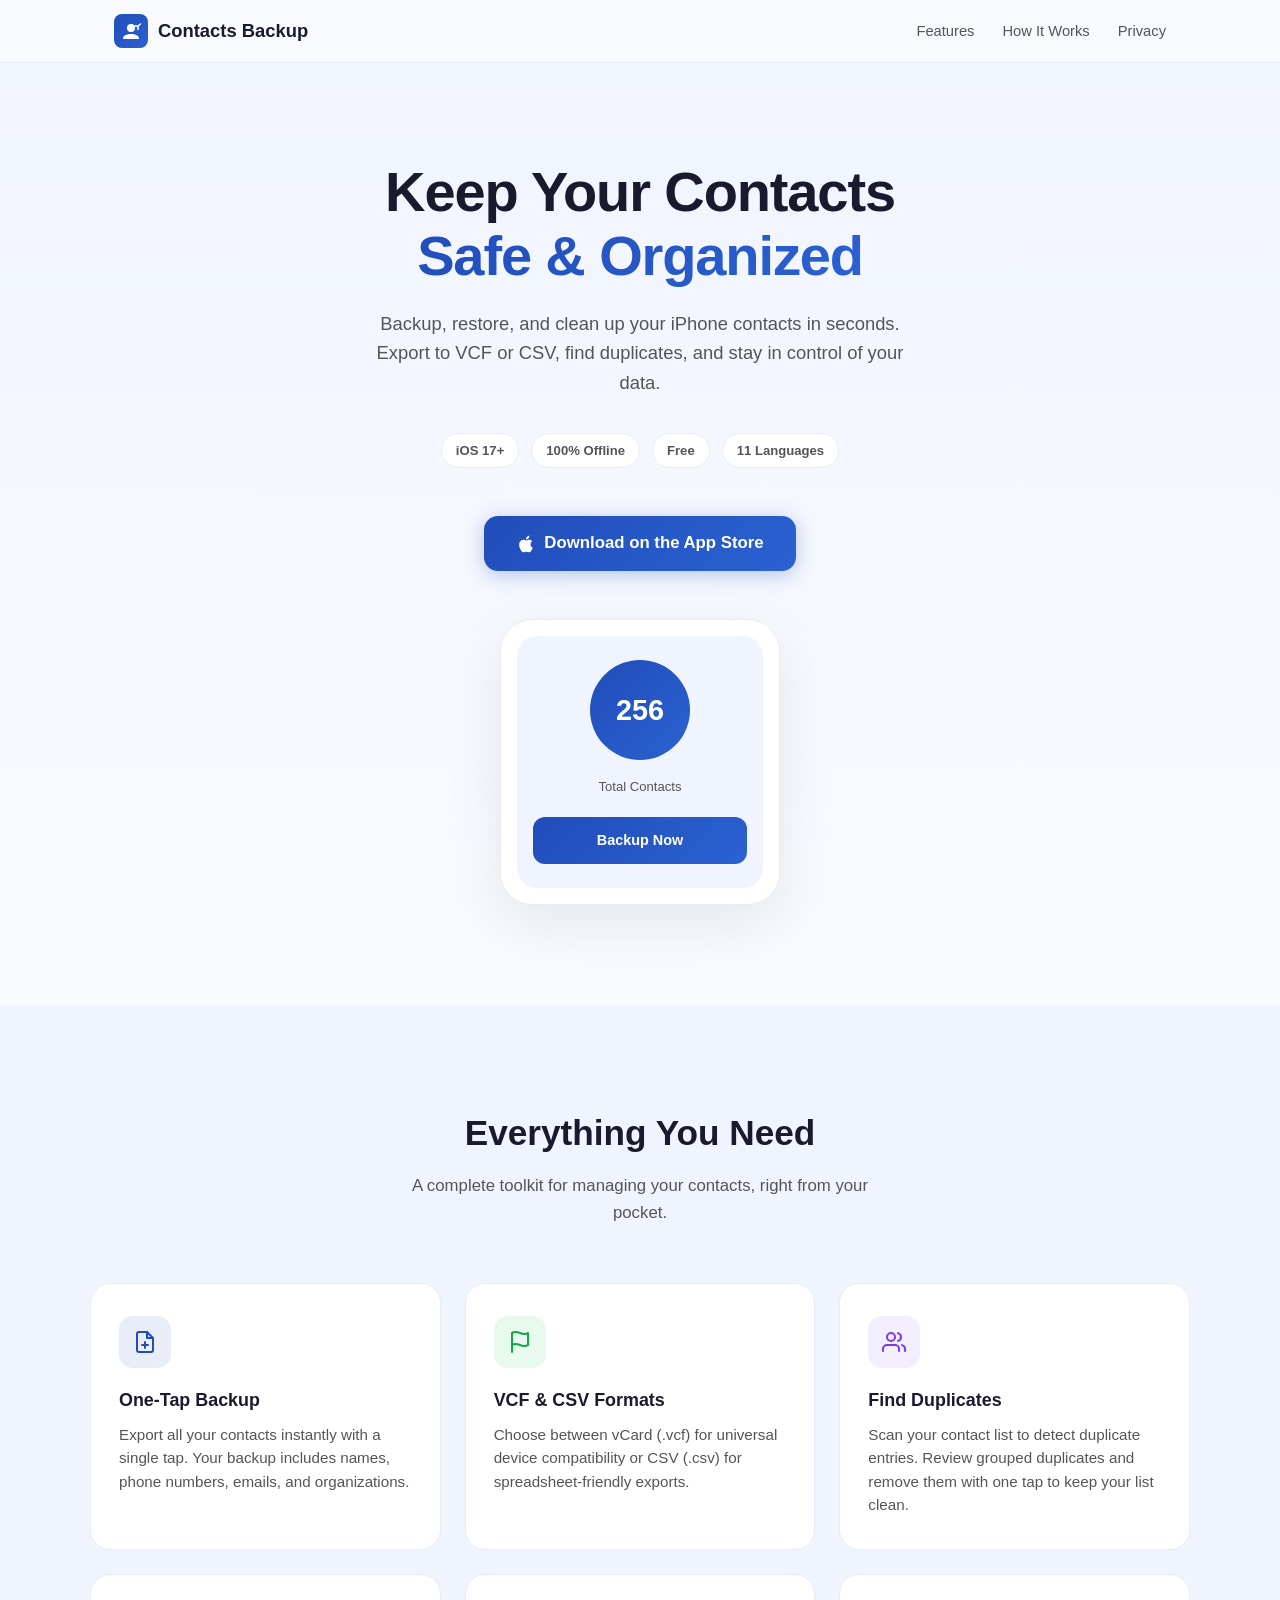
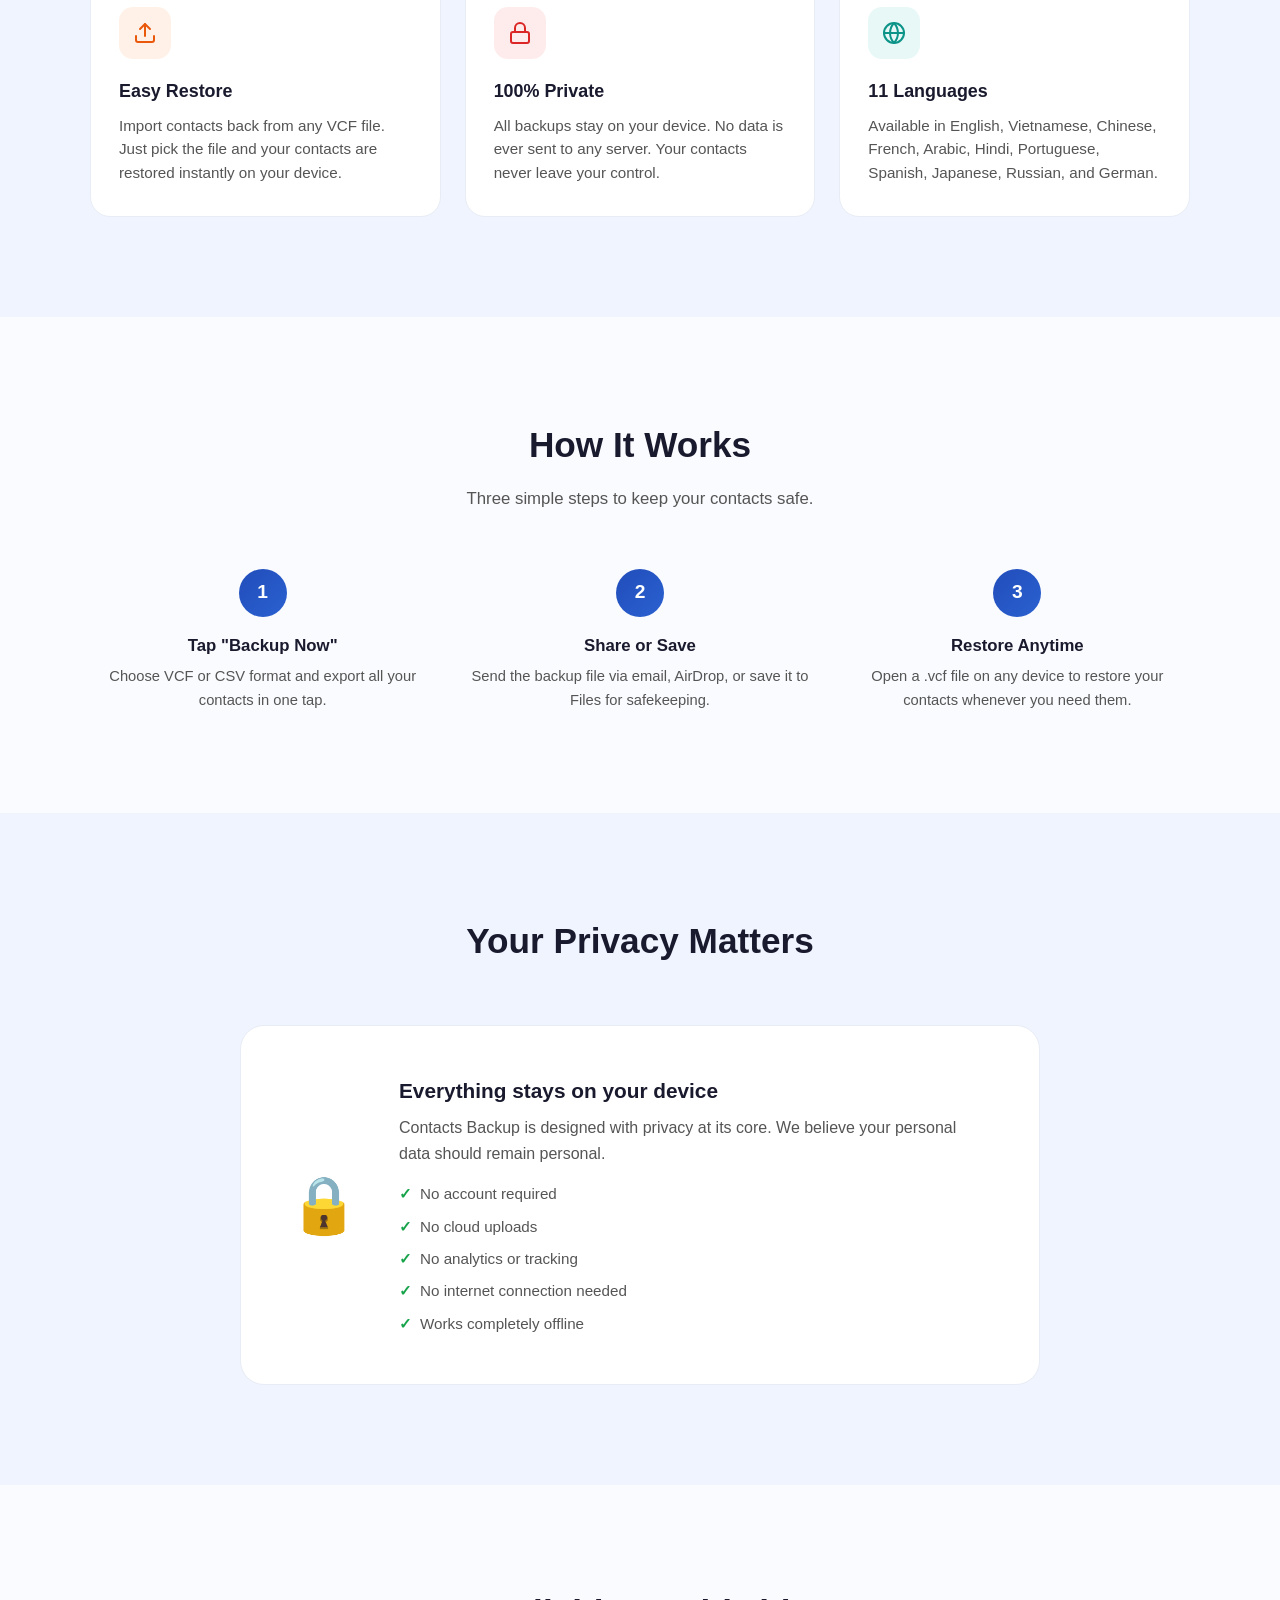
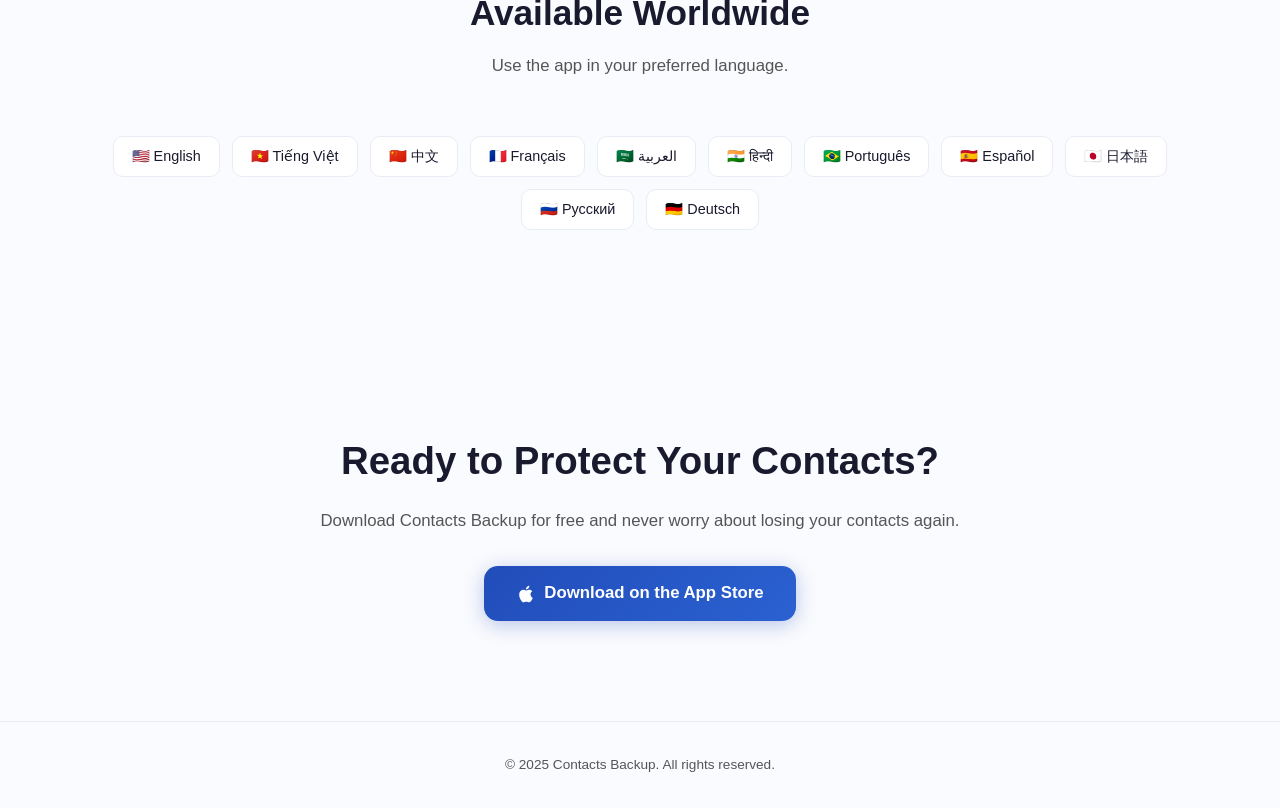
<file: contacts-backup/index.html>
<!DOCTYPE html>
<html lang="en">
<head>
    <meta charset="UTF-8">
    <meta name="viewport" content="width=device-width, initial-scale=1.0">
    <title>Contacts Backup - Keep Your Contacts Safe</title>
    <meta name="description" content="Backup, restore, and manage your iPhone contacts with ease. Export to VCF or CSV, find duplicates, and keep your data private — all on your device.">
    <style>
        :root {
            --blue-dark: #214dba;
            --blue-light: #2b61d1;
            --bg: #fafbfe;
            --text: #1a1a2e;
            --text-secondary: #555;
            --card-bg: #ffffff;
            --card-border: #e8ecf4;
            --section-alt: #f0f4ff;
        }

        @media (prefers-color-scheme: dark) {
            :root {
                --bg: #0d1117;
                --text: #e6edf3;
                --text-secondary: #8b949e;
                --card-bg: #161b22;
                --card-border: #30363d;
                --section-alt: #111820;
            }
        }

        * { margin: 0; padding: 0; box-sizing: border-box; }

        body {
            font-family: -apple-system, BlinkMacSystemFont, 'SF Pro Display', 'Segoe UI', Roboto, sans-serif;
            background: var(--bg);
            color: var(--text);
            line-height: 1.6;
            -webkit-font-smoothing: antialiased;
        }

        /* ─── NAV ─── */
        nav {
            position: fixed;
            top: 0;
            left: 0;
            right: 0;
            z-index: 100;
            background: rgba(250, 251, 254, 0.85);
            backdrop-filter: blur(16px);
            -webkit-backdrop-filter: blur(16px);
            border-bottom: 1px solid var(--card-border);
        }
        @media (prefers-color-scheme: dark) {
            nav { background: rgba(13, 17, 23, 0.85); }
        }
        .nav-inner {
            max-width: 1100px;
            margin: 0 auto;
            padding: 14px 24px;
            display: flex;
            align-items: center;
            justify-content: space-between;
        }
        .nav-brand {
            display: flex;
            align-items: center;
            gap: 10px;
            font-weight: 700;
            font-size: 1.15rem;
            text-decoration: none;
            color: var(--text);
        }
        .nav-brand img {
            width: 34px;
            height: 34px;
            border-radius: 8px;
        }
        .nav-links { display: flex; gap: 28px; list-style: none; }
        .nav-links a {
            text-decoration: none;
            color: var(--text-secondary);
            font-size: 0.92rem;
            font-weight: 500;
            transition: color 0.2s;
        }
        .nav-links a:hover { color: var(--blue-dark); }

        /* ─── HERO ─── */
        .hero {
            padding: 160px 24px 100px;
            text-align: center;
            background: linear-gradient(180deg, var(--section-alt) 0%, var(--bg) 100%);
        }
        .hero h1 {
            font-size: clamp(2.2rem, 5vw, 3.5rem);
            font-weight: 800;
            letter-spacing: -0.02em;
            line-height: 1.15;
            margin-bottom: 20px;
        }
        .hero h1 span {
            background: linear-gradient(135deg, var(--blue-dark), var(--blue-light));
            -webkit-background-clip: text;
            -webkit-text-fill-color: transparent;
            background-clip: text;
        }
        .hero p {
            max-width: 560px;
            margin: 0 auto 36px;
            font-size: 1.15rem;
            color: var(--text-secondary);
        }
        .hero-badges {
            display: flex;
            gap: 12px;
            justify-content: center;
            flex-wrap: wrap;
            margin-bottom: 48px;
        }
        .badge {
            display: inline-flex;
            align-items: center;
            gap: 6px;
            padding: 6px 14px;
            border-radius: 20px;
            font-size: 0.82rem;
            font-weight: 600;
            background: var(--card-bg);
            border: 1px solid var(--card-border);
            color: var(--text-secondary);
        }
        .cta-btn {
            display: inline-flex;
            align-items: center;
            gap: 8px;
            padding: 14px 32px;
            border-radius: 14px;
            background: linear-gradient(135deg, var(--blue-dark), var(--blue-light));
            color: #fff;
            text-decoration: none;
            font-weight: 700;
            font-size: 1.05rem;
            transition: transform 0.2s, box-shadow 0.2s;
            box-shadow: 0 4px 20px rgba(33, 77, 186, 0.3);
        }
        .cta-btn:hover {
            transform: translateY(-2px);
            box-shadow: 0 6px 28px rgba(33, 77, 186, 0.4);
        }
        .cta-btn svg { width: 20px; height: 20px; }

        /* ─── PHONE MOCKUP ─── */
        .hero-mockup {
            max-width: 280px;
            margin: 48px auto 0;
            background: var(--card-bg);
            border: 1px solid var(--card-border);
            border-radius: 32px;
            padding: 16px;
            box-shadow: 0 20px 60px rgba(0,0,0,0.08);
        }
        .mockup-screen {
            background: var(--section-alt);
            border-radius: 20px;
            padding: 24px 16px;
            text-align: center;
        }
        .mockup-count {
            width: 100px;
            height: 100px;
            border-radius: 50%;
            background: linear-gradient(135deg, var(--blue-dark), var(--blue-light));
            display: flex;
            align-items: center;
            justify-content: center;
            margin: 0 auto 16px;
            color: #fff;
            font-size: 1.8rem;
            font-weight: 800;
        }
        .mockup-label {
            font-size: 0.82rem;
            color: var(--text-secondary);
            margin-bottom: 20px;
        }
        .mockup-btn {
            display: block;
            padding: 12px;
            border-radius: 12px;
            background: linear-gradient(135deg, var(--blue-dark), var(--blue-light));
            color: #fff;
            font-weight: 700;
            font-size: 0.9rem;
        }

        /* ─── SECTIONS ─── */
        section { padding: 100px 24px; }
        .section-alt { background: var(--section-alt); }
        .container { max-width: 1100px; margin: 0 auto; }
        .section-header {
            text-align: center;
            margin-bottom: 56px;
        }
        .section-header h2 {
            font-size: clamp(1.6rem, 3.5vw, 2.2rem);
            font-weight: 800;
            margin-bottom: 12px;
        }
        .section-header p {
            color: var(--text-secondary);
            max-width: 500px;
            margin: 0 auto;
            font-size: 1.05rem;
        }

        /* ─── FEATURES GRID ─── */
        .features-grid {
            display: grid;
            grid-template-columns: repeat(auto-fit, minmax(300px, 1fr));
            gap: 24px;
        }
        .feature-card {
            background: var(--card-bg);
            border: 1px solid var(--card-border);
            border-radius: 20px;
            padding: 32px 28px;
            transition: transform 0.2s, box-shadow 0.2s;
        }
        .feature-card:hover {
            transform: translateY(-4px);
            box-shadow: 0 12px 40px rgba(0,0,0,0.06);
        }
        .feature-icon {
            width: 52px;
            height: 52px;
            border-radius: 14px;
            display: flex;
            align-items: center;
            justify-content: center;
            font-size: 1.5rem;
            margin-bottom: 18px;
        }
        .feature-icon.blue { background: rgba(33, 77, 186, 0.1); color: var(--blue-dark); }
        .feature-icon.green { background: rgba(34, 197, 94, 0.1); color: #16a34a; }
        .feature-icon.purple { background: rgba(139, 92, 246, 0.1); color: #7c3aed; }
        .feature-icon.orange { background: rgba(249, 115, 22, 0.1); color: #ea580c; }
        .feature-icon.red { background: rgba(239, 68, 68, 0.1); color: #dc2626; }
        .feature-icon.teal { background: rgba(20, 184, 166, 0.1); color: #0d9488; }
        .feature-card h3 {
            font-size: 1.12rem;
            font-weight: 700;
            margin-bottom: 8px;
        }
        .feature-card p {
            color: var(--text-secondary);
            font-size: 0.95rem;
            line-height: 1.55;
        }

        /* ─── HOW IT WORKS ─── */
        .steps {
            display: grid;
            grid-template-columns: repeat(auto-fit, minmax(220px, 1fr));
            gap: 32px;
            counter-reset: step;
        }
        .step {
            text-align: center;
            position: relative;
        }
        .step-number {
            width: 48px;
            height: 48px;
            border-radius: 50%;
            background: linear-gradient(135deg, var(--blue-dark), var(--blue-light));
            color: #fff;
            font-weight: 800;
            font-size: 1.2rem;
            display: flex;
            align-items: center;
            justify-content: center;
            margin: 0 auto 16px;
        }
        .step h3 {
            font-size: 1.05rem;
            font-weight: 700;
            margin-bottom: 6px;
        }
        .step p {
            color: var(--text-secondary);
            font-size: 0.92rem;
        }

        /* ─── PRIVACY ─── */
        .privacy-card {
            background: var(--card-bg);
            border: 1px solid var(--card-border);
            border-radius: 24px;
            padding: 48px;
            display: flex;
            align-items: center;
            gap: 40px;
            max-width: 800px;
            margin: 0 auto;
        }
        .privacy-icon {
            font-size: 3.5rem;
            flex-shrink: 0;
        }
        .privacy-card h3 {
            font-size: 1.3rem;
            font-weight: 700;
            margin-bottom: 8px;
        }
        .privacy-card p {
            color: var(--text-secondary);
            font-size: 1rem;
            line-height: 1.6;
        }
        .privacy-points {
            list-style: none;
            margin-top: 16px;
            display: flex;
            flex-direction: column;
            gap: 8px;
        }
        .privacy-points li {
            display: flex;
            align-items: center;
            gap: 8px;
            font-size: 0.95rem;
            color: var(--text-secondary);
        }
        .privacy-points li::before {
            content: "\2713";
            color: #16a34a;
            font-weight: 700;
        }

        /* ─── LANGUAGES ─── */
        .lang-list {
            display: flex;
            flex-wrap: wrap;
            gap: 12px;
            justify-content: center;
        }
        .lang-tag {
            padding: 8px 18px;
            border-radius: 10px;
            background: var(--card-bg);
            border: 1px solid var(--card-border);
            font-size: 0.9rem;
            font-weight: 500;
        }

        /* ─── CTA BOTTOM ─── */
        .cta-section {
            text-align: center;
            padding: 100px 24px;
        }
        .cta-section h2 {
            font-size: clamp(1.6rem, 3.5vw, 2.4rem);
            font-weight: 800;
            margin-bottom: 16px;
        }
        .cta-section p {
            color: var(--text-secondary);
            margin-bottom: 32px;
            font-size: 1.05rem;
        }

        /* ─── FOOTER ─── */
        footer {
            text-align: center;
            padding: 32px 24px;
            border-top: 1px solid var(--card-border);
            font-size: 0.85rem;
            color: var(--text-secondary);
        }

        /* ─── RESPONSIVE ─── */
        @media (max-width: 640px) {
            .nav-links { display: none; }
            .privacy-card {
                flex-direction: column;
                text-align: center;
                padding: 32px 24px;
            }
            .privacy-points { align-items: center; }
            .hero { padding: 140px 20px 60px; }
        }
    </style>
</head>
<body>

<!-- NAV -->
<nav>
    <div class="nav-inner">
        <a href="#" class="nav-brand">
            <svg width="34" height="34" viewBox="0 0 34 34" fill="none" xmlns="http://www.w3.org/2000/svg">
                <rect width="34" height="34" rx="8" fill="url(#g1)"/>
                <path d="M17 10a4 4 0 110 8 4 4 0 010-8zm0 10c4.42 0 8 1.79 8 4v1H9v-1c0-2.21 3.58-4 8-4z" fill="#fff"/>
                <path d="M24 12l2.5-2M24 12v3.5M24 12h-3.5" stroke="#fff" stroke-width="1.5" stroke-linecap="round" stroke-linejoin="round"/>
                <defs><linearGradient id="g1" x1="0" y1="0" x2="34" y2="34" gradientUnits="userSpaceOnUse"><stop stop-color="#214dba"/><stop offset="1" stop-color="#2b61d1"/></linearGradient></defs>
            </svg>
            Contacts Backup
        </a>
        <ul class="nav-links">
            <li><a href="#features">Features</a></li>
            <li><a href="#how-it-works">How It Works</a></li>
            <li><a href="#privacy">Privacy</a></li>
        </ul>
    </div>
</nav>

<!-- HERO -->
<section class="hero">
    <h1>Keep Your Contacts<br><span>Safe & Organized</span></h1>
    <p>Backup, restore, and clean up your iPhone contacts in seconds. Export to VCF or CSV, find duplicates, and stay in control of your data.</p>
    <div class="hero-badges">
        <span class="badge">iOS 17+</span>
        <span class="badge">100% Offline</span>
        <span class="badge">Free</span>
        <span class="badge">11 Languages</span>
    </div>
    <a href="#" class="cta-btn">
        <svg viewBox="0 0 24 24" fill="currentColor"><path d="M18.71 19.5c-.83 1.24-1.71 2.45-3.05 2.47-1.34.03-1.77-.79-3.29-.79-1.53 0-2 .77-3.27.82-1.31.05-2.3-1.32-3.14-2.53C4.25 17 2.94 12.45 4.7 9.39c.87-1.52 2.43-2.48 4.12-2.51 1.28-.02 2.5.87 3.29.87.78 0 2.26-1.07 3.8-.91.65.03 2.47.26 3.64 1.98-.09.06-2.17 1.28-2.15 3.81.03 3.02 2.65 4.03 2.68 4.04-.03.07-.42 1.44-1.38 2.83M13 3.5c.73-.83 1.94-1.46 2.94-1.5.13 1.17-.34 2.35-1.04 3.19-.69.85-1.83 1.51-2.95 1.42-.15-1.15.41-2.35 1.05-3.11z"/></svg>
        Download on the App Store
    </a>

    <div class="hero-mockup">
        <div class="mockup-screen">
            <div class="mockup-count">256</div>
            <div class="mockup-label">Total Contacts</div>
            <div class="mockup-btn">Backup Now</div>
        </div>
    </div>
</section>

<!-- FEATURES -->
<section id="features" class="section-alt">
    <div class="container">
        <div class="section-header">
            <h2>Everything You Need</h2>
            <p>A complete toolkit for managing your contacts, right from your pocket.</p>
        </div>
        <div class="features-grid">
            <div class="feature-card">
                <div class="feature-icon blue">
                    <svg width="24" height="24" viewBox="0 0 24 24" fill="none" stroke="currentColor" stroke-width="2" stroke-linecap="round" stroke-linejoin="round"><path d="M14 2H6a2 2 0 00-2 2v16a2 2 0 002 2h12a2 2 0 002-2V8z"/><polyline points="14 2 14 8 20 8"/><line x1="12" y1="18" x2="12" y2="12"/><line x1="9" y1="15" x2="15" y2="15"/></svg>
                </div>
                <h3>One-Tap Backup</h3>
                <p>Export all your contacts instantly with a single tap. Your backup includes names, phone numbers, emails, and organizations.</p>
            </div>

            <div class="feature-card">
                <div class="feature-icon green">
                    <svg width="24" height="24" viewBox="0 0 24 24" fill="none" stroke="currentColor" stroke-width="2" stroke-linecap="round" stroke-linejoin="round"><path d="M4 15s1-1 4-1 5 2 8 2 4-1 4-1V3s-1 1-4 1-5-2-8-2-4 1-4 1z"/><line x1="4" y1="22" x2="4" y2="15"/></svg>
                </div>
                <h3>VCF & CSV Formats</h3>
                <p>Choose between vCard (.vcf) for universal device compatibility or CSV (.csv) for spreadsheet-friendly exports.</p>
            </div>

            <div class="feature-card">
                <div class="feature-icon purple">
                    <svg width="24" height="24" viewBox="0 0 24 24" fill="none" stroke="currentColor" stroke-width="2" stroke-linecap="round" stroke-linejoin="round"><path d="M17 21v-2a4 4 0 00-4-4H5a4 4 0 00-4 4v2"/><circle cx="9" cy="7" r="4"/><path d="M23 21v-2a4 4 0 00-3-3.87"/><path d="M16 3.13a4 4 0 010 7.75"/></svg>
                </div>
                <h3>Find Duplicates</h3>
                <p>Scan your contact list to detect duplicate entries. Review grouped duplicates and remove them with one tap to keep your list clean.</p>
            </div>

            <div class="feature-card">
                <div class="feature-icon orange">
                    <svg width="24" height="24" viewBox="0 0 24 24" fill="none" stroke="currentColor" stroke-width="2" stroke-linecap="round" stroke-linejoin="round"><path d="M21 15v4a2 2 0 01-2 2H5a2 2 0 01-2-2v-4"/><polyline points="17 8 12 3 7 8"/><line x1="12" y1="3" x2="12" y2="15"/></svg>
                </div>
                <h3>Easy Restore</h3>
                <p>Import contacts back from any VCF file. Just pick the file and your contacts are restored instantly on your device.</p>
            </div>

            <div class="feature-card">
                <div class="feature-icon red">
                    <svg width="24" height="24" viewBox="0 0 24 24" fill="none" stroke="currentColor" stroke-width="2" stroke-linecap="round" stroke-linejoin="round"><rect x="3" y="11" width="18" height="11" rx="2" ry="2"/><path d="M7 11V7a5 5 0 0110 0v4"/></svg>
                </div>
                <h3>100% Private</h3>
                <p>All backups stay on your device. No data is ever sent to any server. Your contacts never leave your control.</p>
            </div>

            <div class="feature-card">
                <div class="feature-icon teal">
                    <svg width="24" height="24" viewBox="0 0 24 24" fill="none" stroke="currentColor" stroke-width="2" stroke-linecap="round" stroke-linejoin="round"><circle cx="12" cy="12" r="10"/><line x1="2" y1="12" x2="22" y2="12"/><path d="M12 2a15.3 15.3 0 014 10 15.3 15.3 0 01-4 10 15.3 15.3 0 01-4-10 15.3 15.3 0 014-10z"/></svg>
                </div>
                <h3>11 Languages</h3>
                <p>Available in English, Vietnamese, Chinese, French, Arabic, Hindi, Portuguese, Spanish, Japanese, Russian, and German.</p>
            </div>
        </div>
    </div>
</section>

<!-- HOW IT WORKS -->
<section id="how-it-works">
    <div class="container">
        <div class="section-header">
            <h2>How It Works</h2>
            <p>Three simple steps to keep your contacts safe.</p>
        </div>
        <div class="steps">
            <div class="step">
                <div class="step-number">1</div>
                <h3>Tap "Backup Now"</h3>
                <p>Choose VCF or CSV format and export all your contacts in one tap.</p>
            </div>
            <div class="step">
                <div class="step-number">2</div>
                <h3>Share or Save</h3>
                <p>Send the backup file via email, AirDrop, or save it to Files for safekeeping.</p>
            </div>
            <div class="step">
                <div class="step-number">3</div>
                <h3>Restore Anytime</h3>
                <p>Open a .vcf file on any device to restore your contacts whenever you need them.</p>
            </div>
        </div>
    </div>
</section>

<!-- PRIVACY -->
<section id="privacy" class="section-alt">
    <div class="container">
        <div class="section-header">
            <h2>Your Privacy Matters</h2>
        </div>
        <div class="privacy-card">
            <div class="privacy-icon">&#x1F512;</div>
            <div>
                <h3>Everything stays on your device</h3>
                <p>Contacts Backup is designed with privacy at its core. We believe your personal data should remain personal.</p>
                <ul class="privacy-points">
                    <li>No account required</li>
                    <li>No cloud uploads</li>
                    <li>No analytics or tracking</li>
                    <li>No internet connection needed</li>
                    <li>Works completely offline</li>
                </ul>
            </div>
        </div>
    </div>
</section>

<!-- LANGUAGES -->
<section>
    <div class="container">
        <div class="section-header">
            <h2>Available Worldwide</h2>
            <p>Use the app in your preferred language.</p>
        </div>
        <div class="lang-list">
            <span class="lang-tag">&#x1F1FA;&#x1F1F8; English</span>
            <span class="lang-tag">&#x1F1FB;&#x1F1F3; Ti&#7871;ng Vi&#7879;t</span>
            <span class="lang-tag">&#x1F1E8;&#x1F1F3; &#20013;&#25991;</span>
            <span class="lang-tag">&#x1F1EB;&#x1F1F7; Fran&#231;ais</span>
            <span class="lang-tag">&#x1F1F8;&#x1F1E6; &#1575;&#1604;&#1593;&#1585;&#1576;&#1610;&#1577;</span>
            <span class="lang-tag">&#x1F1EE;&#x1F1F3; &#2361;&#2367;&#2344;&#2381;&#2342;&#2368;</span>
            <span class="lang-tag">&#x1F1E7;&#x1F1F7; Portugu&#234;s</span>
            <span class="lang-tag">&#x1F1EA;&#x1F1F8; Espa&#241;ol</span>
            <span class="lang-tag">&#x1F1EF;&#x1F1F5; &#26085;&#26412;&#35486;</span>
            <span class="lang-tag">&#x1F1F7;&#x1F1FA; &#1056;&#1091;&#1089;&#1089;&#1082;&#1080;&#1081;</span>
            <span class="lang-tag">&#x1F1E9;&#x1F1EA; Deutsch</span>
        </div>
    </div>
</section>

<!-- CTA -->
<section class="cta-section">
    <h2>Ready to Protect Your Contacts?</h2>
    <p>Download Contacts Backup for free and never worry about losing your contacts again.</p>
    <a href="#" class="cta-btn">
        <svg width="20" height="20" viewBox="0 0 24 24" fill="currentColor"><path d="M18.71 19.5c-.83 1.24-1.71 2.45-3.05 2.47-1.34.03-1.77-.79-3.29-.79-1.53 0-2 .77-3.27.82-1.31.05-2.3-1.32-3.14-2.53C4.25 17 2.94 12.45 4.7 9.39c.87-1.52 2.43-2.48 4.12-2.51 1.28-.02 2.5.87 3.29.87.78 0 2.26-1.07 3.8-.91.65.03 2.47.26 3.64 1.98-.09.06-2.17 1.28-2.15 3.81.03 3.02 2.65 4.03 2.68 4.04-.03.07-.42 1.44-1.38 2.83M13 3.5c.73-.83 1.94-1.46 2.94-1.5.13 1.17-.34 2.35-1.04 3.19-.69.85-1.83 1.51-2.95 1.42-.15-1.15.41-2.35 1.05-3.11z"/></svg>
        Download on the App Store
    </a>
</section>

<!-- FOOTER -->
<footer>
    <p>&copy; 2025 Contacts Backup. All rights reserved.</p>
</footer>

</body>
</html>
</file>
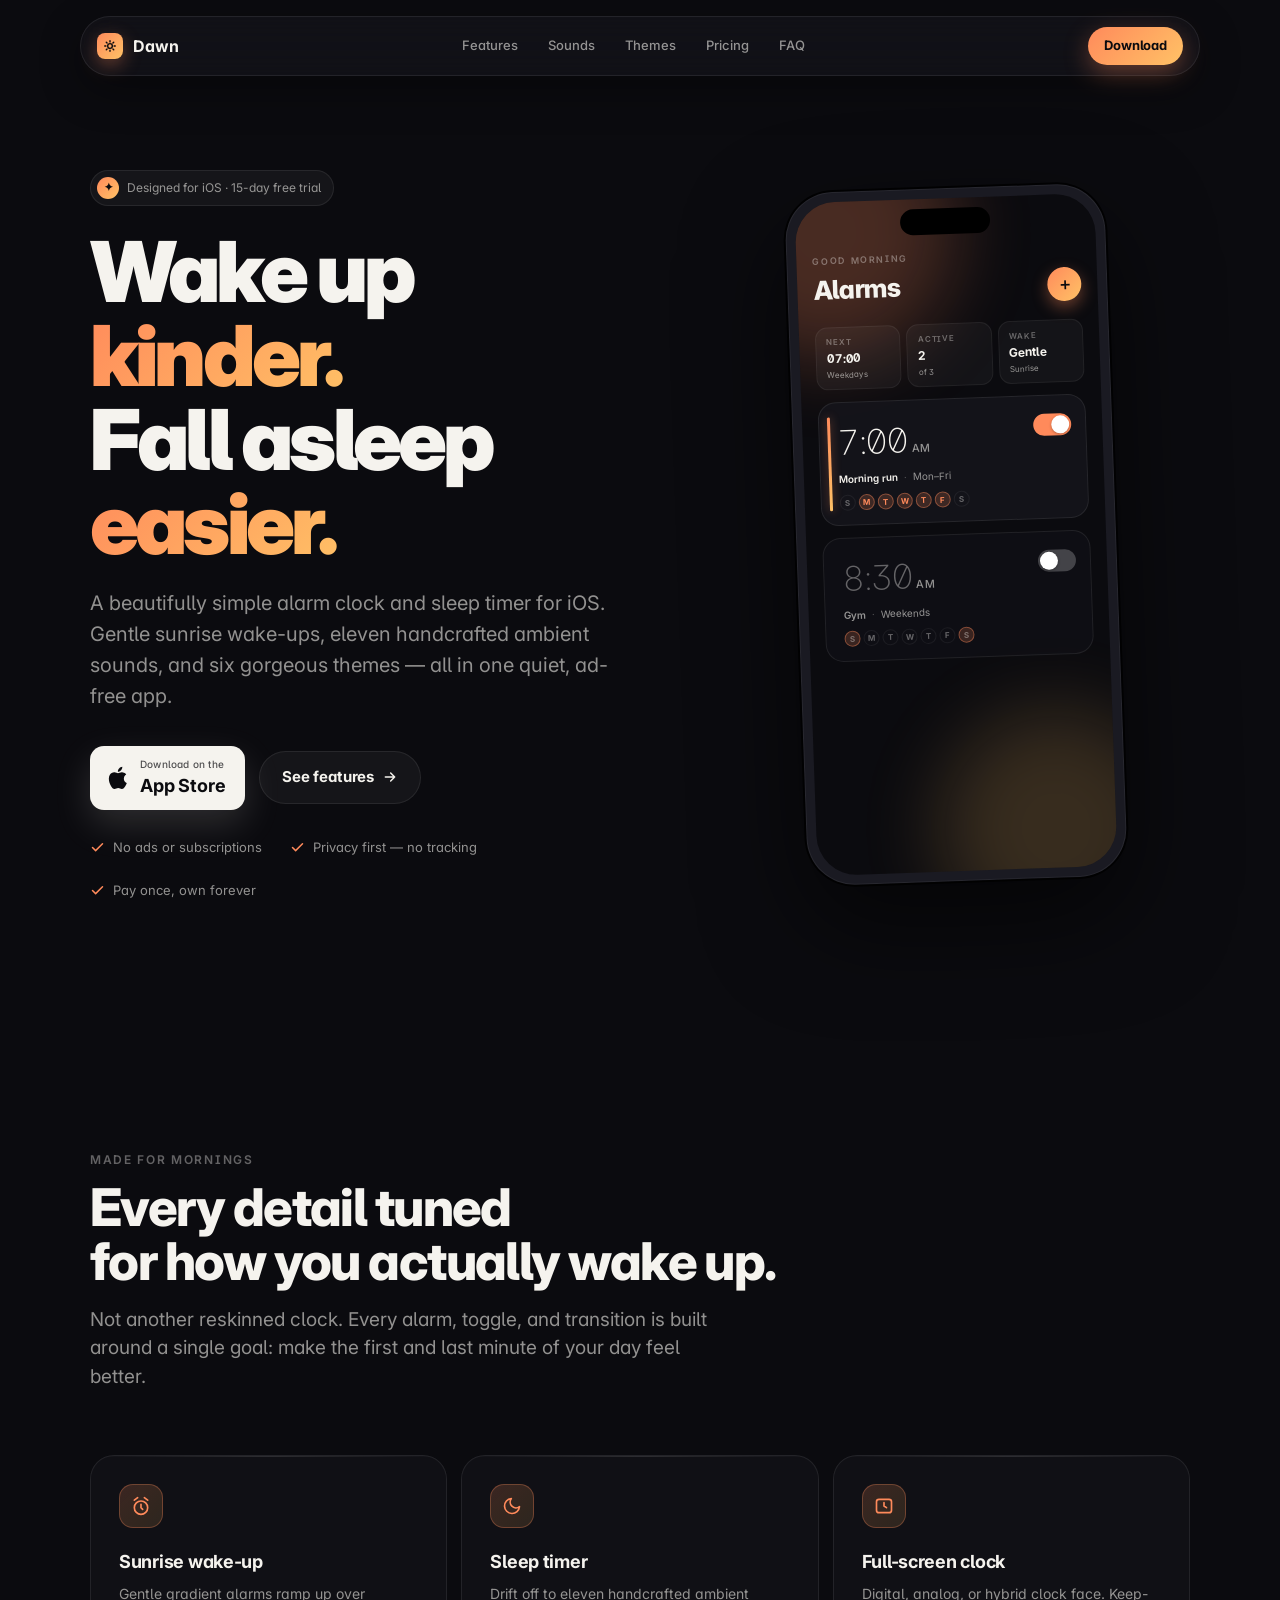
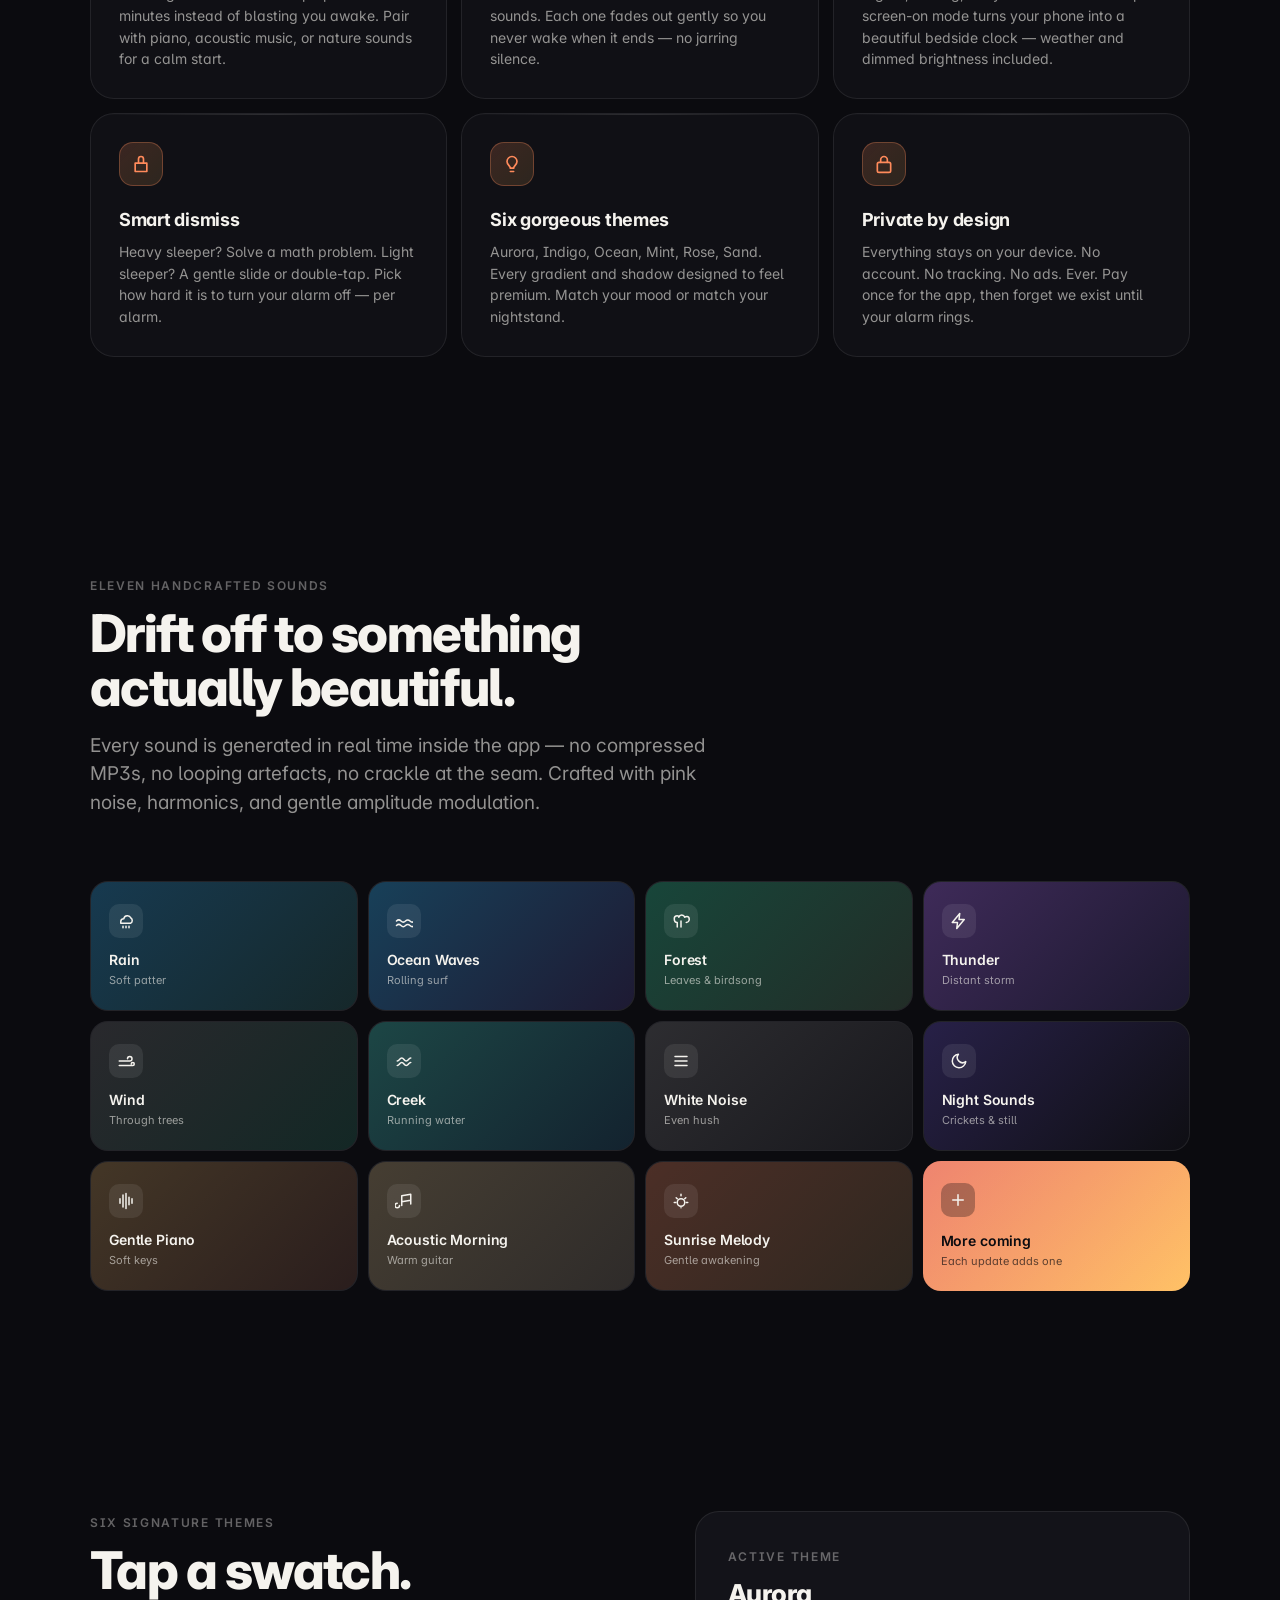
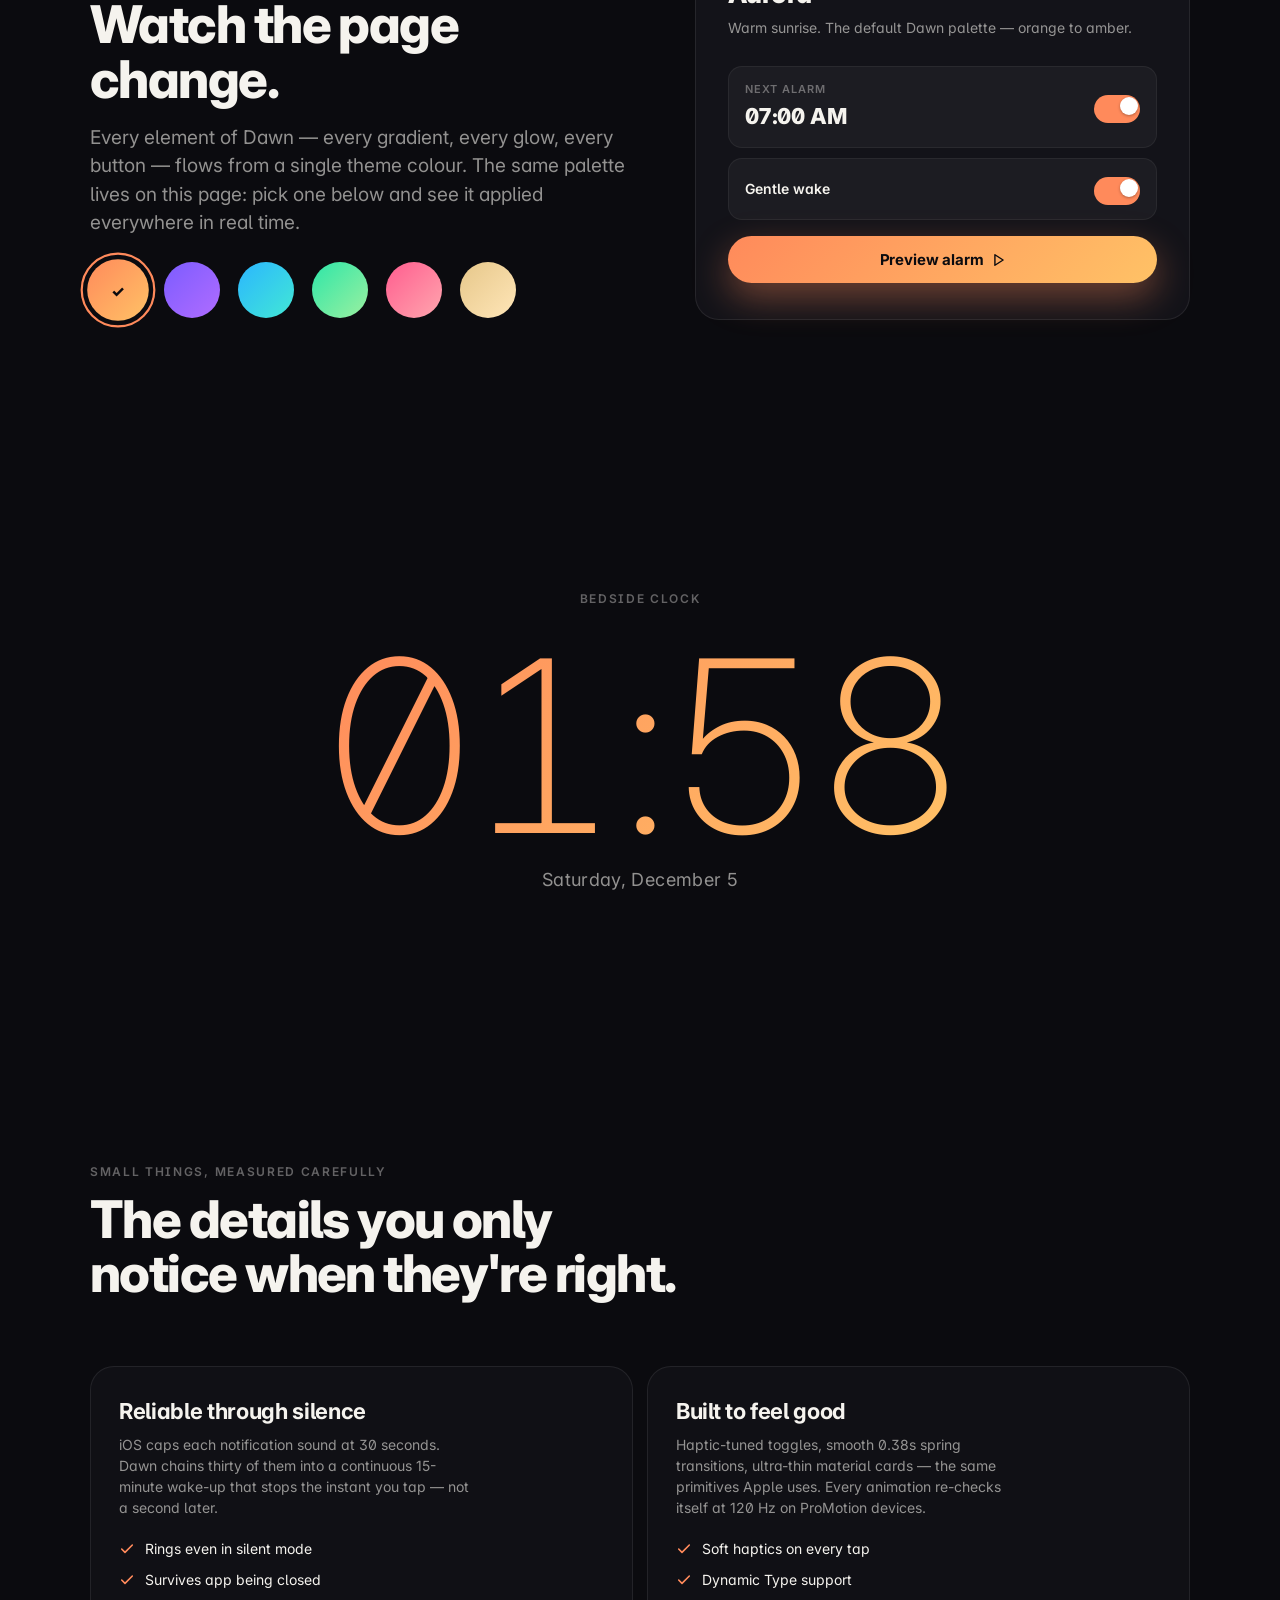
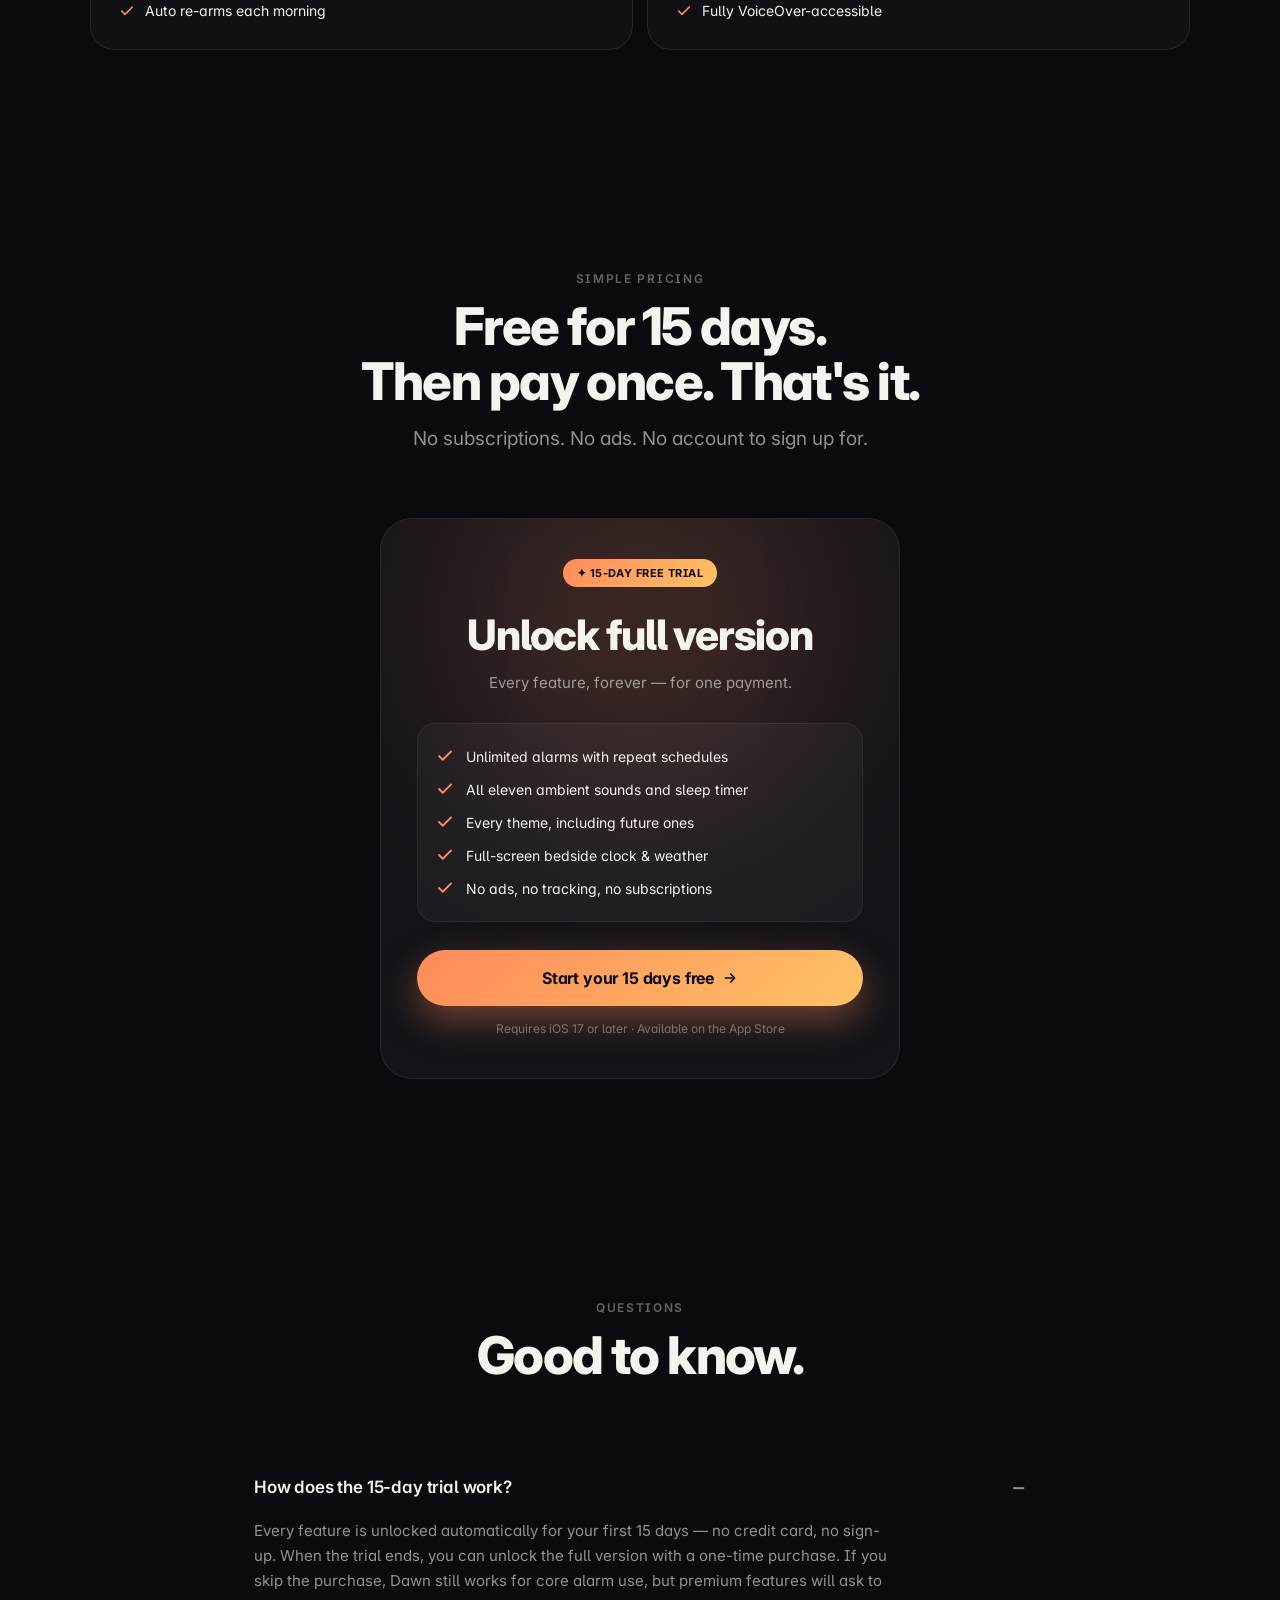
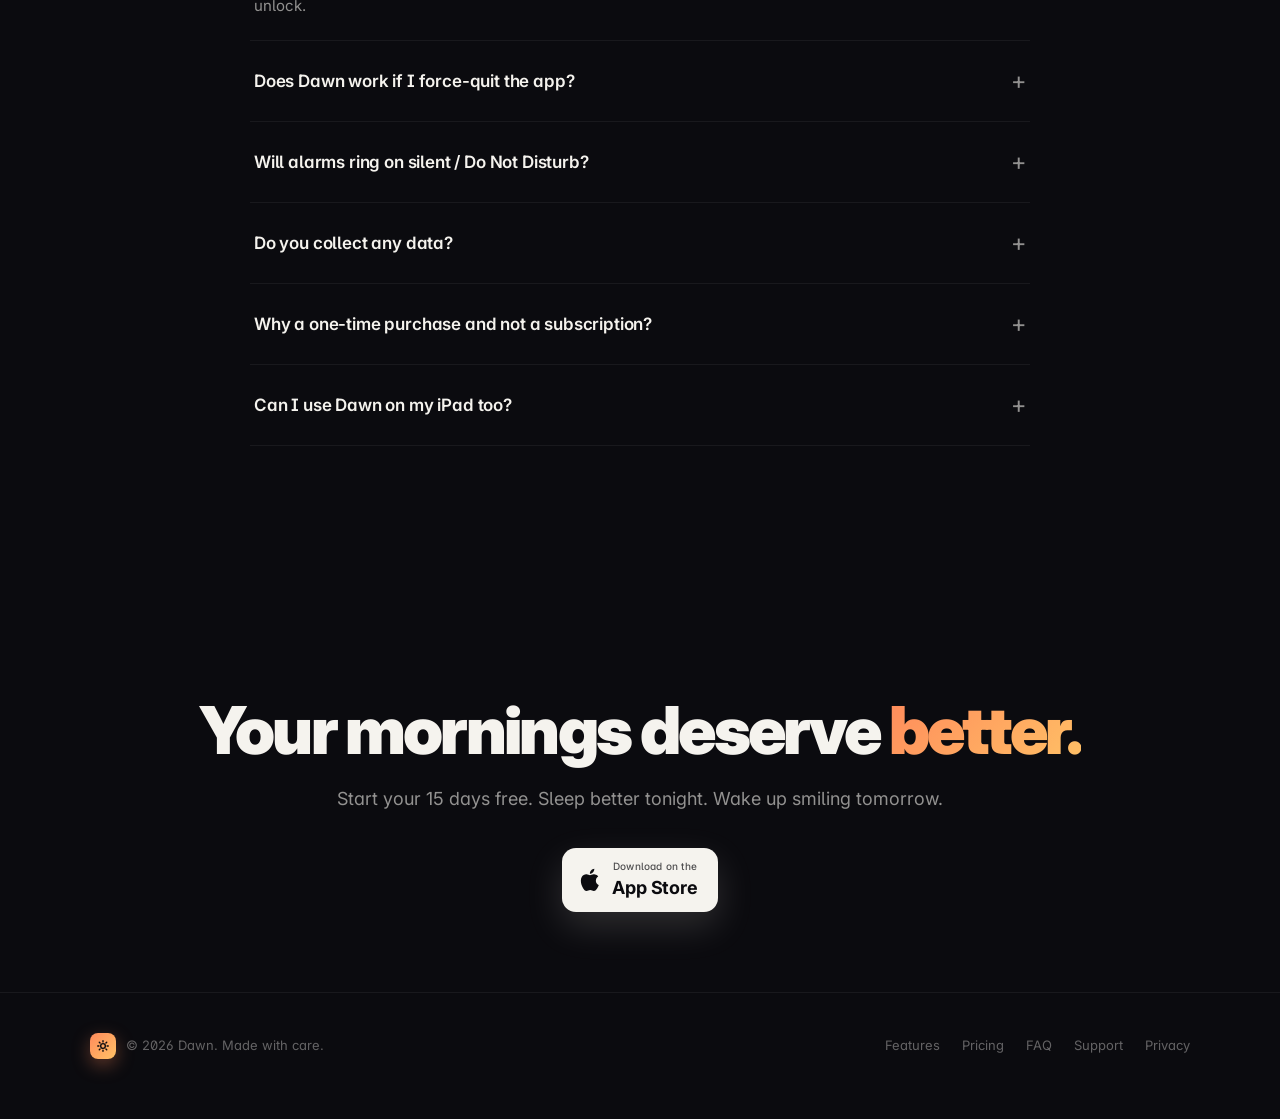
<file: dawn-alarm-clock/index.html>
<!DOCTYPE html>
<html lang="en">
<head>
<meta charset="UTF-8" />
<meta name="viewport" content="width=device-width, initial-scale=1.0" />
<title>Dawn — Alarm Clock &amp; Sleep Timer for iOS</title>
<meta name="description" content="A beautifully simple alarm clock and sleep timer for iOS. Gentle sunrise wake-ups, 11 handcrafted ambient sounds, six gorgeous themes. 15 days free, then pay once." />
<meta name="theme-color" content="#0B0B0F" />

<!-- Open Graph / Twitter -->
<meta property="og:title" content="Dawn — Alarm Clock &amp; Sleep Timer" />
<meta property="og:description" content="Wake up kinder. Fall asleep easier. A beautifully simple alarm clock for iOS." />
<meta property="og:type" content="website" />
<meta name="twitter:card" content="summary_large_image" />
<meta name="twitter:title" content="Dawn — Alarm Clock &amp; Sleep Timer" />
<meta name="twitter:description" content="Wake up kinder. Fall asleep easier." />

<link rel="preconnect" href="https://fonts.googleapis.com" />
<link rel="preconnect" href="https://fonts.gstatic.com" crossorigin />
<link href="https://fonts.googleapis.com/css2?family=Inter:wght@400;500;600;700;800;900&display=swap" rel="stylesheet" />

<!-- Inline favicon: a gradient sunrise disc -->
<link rel="icon" type="image/svg+xml" href="data:image/svg+xml,%3Csvg xmlns='http://www.w3.org/2000/svg' viewBox='0 0 64 64'%3E%3Cdefs%3E%3ClinearGradient id='g' x1='0' y1='0' x2='1' y2='1'%3E%3Cstop offset='0' stop-color='%23FF8A5B'/%3E%3Cstop offset='1' stop-color='%23FFC266'/%3E%3C/linearGradient%3E%3C/defs%3E%3Crect width='64' height='64' rx='16' fill='%230B0B0F'/%3E%3Ccircle cx='32' cy='34' r='16' fill='url(%23g)'/%3E%3C/svg%3E" />

<style>
/* ---------- Tokens ---------- */
:root {
  --bg: #0B0B0F;
  --text: #F5F3EE;
  --text-muted: rgba(245, 243, 238, 0.58);
  --text-dim: rgba(245, 243, 238, 0.38);
  --surface-1: rgba(255, 255, 255, 0.045);
  --surface-2: rgba(255, 255, 255, 0.08);
  --stroke: rgba(255, 255, 255, 0.08);
  --hairline: rgba(255, 255, 255, 0.06);
  --card: rgba(22, 22, 28, 0.55);
  --card-solid: rgba(22, 22, 28, 0.85);

  /* Themes — mirrors the in-app DawnTheme palette */
  --aurora-from: #FF8A5B; --aurora-to: #FFC266;
  --indigo-from: #7C5CFF; --indigo-to: #B06CFF;
  --ocean-from:  #2BB6FF; --ocean-to:  #42E8D5;
  --mint-from:   #2EE6A8; --mint-to:   #9BF0A0;
  --rose-from:   #FF5D8F; --rose-to:   #FFA6AE;
  --sand-from:   #E6C78A; --sand-to:   #FFE6B8;

  /* Active theme — changed by JS when a swatch is clicked */
  --theme-from: var(--aurora-from);
  --theme-to:   var(--aurora-to);
  --theme-ring: var(--aurora-from);

  --gradient: linear-gradient(135deg, var(--theme-from), var(--theme-to));
  --gradient-soft: linear-gradient(135deg, rgba(255, 138, 91, 0.18), rgba(255, 194, 102, 0.12));

  --font: 'Inter', -apple-system, BlinkMacSystemFont, 'Segoe UI', sans-serif;

  --radius-sm: 12px;
  --radius-md: 18px;
  --radius-lg: 24px;
  --radius-xl: 32px;
}

* { box-sizing: border-box; margin: 0; padding: 0; }

html, body {
  background: var(--bg);
  color: var(--text);
  font-family: var(--font);
  font-feature-settings: 'ss01', 'ss02', 'cv11';
  -webkit-font-smoothing: antialiased;
  -moz-osx-font-smoothing: grayscale;
  scroll-behavior: smooth;
  overflow-x: hidden;
  line-height: 1.5;
}

body { min-height: 100vh; position: relative; }

a { color: inherit; text-decoration: none; }
button { font-family: inherit; border: none; background: transparent; color: inherit; cursor: pointer; }

::selection { background: var(--theme-from); color: var(--bg); }

/* ---------- Layout helpers ---------- */
.container {
  width: 100%;
  max-width: 1180px;
  margin: 0 auto;
  padding: 0 clamp(20px, 4vw, 40px);
}

.eyebrow {
  font-size: 12px;
  font-weight: 600;
  letter-spacing: 0.14em;
  text-transform: uppercase;
  color: var(--text-dim);
}

.section-title {
  font-size: clamp(32px, 5vw, 52px);
  font-weight: 800;
  letter-spacing: -0.03em;
  line-height: 1.05;
  margin-top: 12px;
}

.section-lead {
  font-size: clamp(16px, 1.8vw, 19px);
  color: var(--text-muted);
  max-width: 640px;
  margin-top: 16px;
}

/* ---------- Aurora backdrop ---------- */
.aurora {
  position: fixed;
  inset: 0;
  z-index: -1;
  overflow: hidden;
  pointer-events: none;
}

.aurora-blob {
  position: absolute;
  border-radius: 50%;
  filter: blur(80px);
  transition: background 0.8s ease;
}

.aurora-blob.a { width: 640px; height: 640px; background: var(--theme-from); opacity: 0.22; top: -220px; left: -240px; animation: drift1 22s ease-in-out infinite; }
.aurora-blob.b { width: 520px; height: 520px; background: var(--theme-to);   opacity: 0.16; top: 8%;     right: -180px; animation: drift2 28s ease-in-out infinite; }
.aurora-blob.c { width: 560px; height: 440px; background: var(--theme-from); opacity: 0.10; bottom: -20%; left: 20%;    animation: drift3 34s ease-in-out infinite; }

@keyframes drift1 { 0%, 100% { transform: translate(0, 0); } 50% { transform: translate(60px, 40px); } }
@keyframes drift2 { 0%, 100% { transform: translate(0, 0); } 50% { transform: translate(-40px, 50px); } }
@keyframes drift3 { 0%, 100% { transform: translate(0, 0); } 50% { transform: translate(30px, -40px); } }

/* Grain overlay — the same subtle noise the app uses */
.grain {
  position: fixed;
  inset: 0;
  z-index: -1;
  pointer-events: none;
  opacity: 0.035;
  mix-blend-mode: overlay;
  background-image: url("data:image/svg+xml;utf8,<svg xmlns='http://www.w3.org/2000/svg' width='180' height='180'><filter id='n'><feTurbulence type='fractalNoise' baseFrequency='0.9' numOctaves='2' stitchTiles='stitch'/></filter><rect width='100%25' height='100%25' filter='url(%23n)' opacity='0.8'/></svg>");
}

/* ---------- Nav ---------- */
nav {
  position: sticky;
  top: 16px;
  z-index: 60;
  padding: 0 16px;
}

.nav-inner {
  max-width: 1120px;
  margin: 0 auto;
  display: flex;
  align-items: center;
  justify-content: space-between;
  gap: 14px;
  padding: 10px 16px;
  background: rgba(22, 22, 28, 0.62);
  backdrop-filter: saturate(1.3) blur(18px);
  -webkit-backdrop-filter: saturate(1.3) blur(18px);
  border: 0.5px solid var(--stroke);
  border-radius: 999px;
  box-shadow: 0 14px 40px rgba(0, 0, 0, 0.35);
}

.brand {
  display: flex;
  align-items: center;
  gap: 10px;
  font-weight: 700;
  letter-spacing: -0.01em;
}

.brand-mark {
  width: 26px; height: 26px;
  border-radius: 8px;
  background: var(--gradient);
  display: grid; place-items: center;
  box-shadow: 0 6px 18px rgba(255, 138, 91, 0.35);
}
.brand-mark svg { width: 14px; height: 14px; color: var(--bg); }

.nav-links {
  display: flex;
  gap: 6px;
}

.nav-links a {
  padding: 8px 12px;
  border-radius: 999px;
  font-size: 13px;
  font-weight: 500;
  color: var(--text-muted);
  transition: color 0.2s ease, background 0.2s ease;
}
.nav-links a:hover { color: var(--text); background: var(--surface-1); }

.nav-cta {
  padding: 9px 16px;
  border-radius: 999px;
  background: var(--gradient);
  color: var(--bg);
  font-size: 13px;
  font-weight: 700;
  letter-spacing: -0.01em;
  box-shadow: 0 8px 24px rgba(255, 138, 91, 0.35);
  transition: transform 0.2s ease, box-shadow 0.2s ease;
}
.nav-cta:hover { transform: translateY(-1px); box-shadow: 0 12px 28px rgba(255, 138, 91, 0.48); }

@media (max-width: 640px) {
  .nav-links { display: none; }
}

/* ---------- Buttons ---------- */
.btn {
  display: inline-flex;
  align-items: center;
  gap: 8px;
  padding: 14px 22px;
  border-radius: 999px;
  font-size: 15px;
  font-weight: 700;
  letter-spacing: -0.01em;
  transition: transform 0.2s ease, box-shadow 0.2s ease, background 0.2s ease;
  will-change: transform;
}

.btn-primary {
  background: var(--gradient);
  color: var(--bg);
  box-shadow: 0 14px 36px rgba(255, 138, 91, 0.4);
}
.btn-primary:hover { transform: translateY(-2px); box-shadow: 0 18px 44px rgba(255, 138, 91, 0.55); }

.btn-ghost {
  background: var(--surface-1);
  border: 0.5px solid var(--stroke);
  color: var(--text);
}
.btn-ghost:hover { background: var(--surface-2); }

.app-store-badge {
  display: inline-flex;
  align-items: center;
  gap: 10px;
  padding: 11px 20px 11px 18px;
  border-radius: 14px;
  background: var(--text);
  color: var(--bg);
  transition: transform 0.2s ease, box-shadow 0.2s ease;
  box-shadow: 0 14px 36px rgba(245, 243, 238, 0.15);
}
.app-store-badge:hover { transform: translateY(-2px); box-shadow: 0 20px 44px rgba(245, 243, 238, 0.22); }
.app-store-badge .small { font-size: 10px; letter-spacing: 0.02em; opacity: 0.7; font-weight: 500; display: block; }
.app-store-badge .big { font-size: 18px; font-weight: 700; letter-spacing: -0.01em; margin-top: -2px; }

/* ---------- Hero ---------- */
.hero {
  position: relative;
  padding: clamp(56px, 10vw, 110px) 0 clamp(60px, 12vw, 140px);
  overflow: hidden;
}

.hero-inner {
  display: grid;
  grid-template-columns: 1.1fr 0.9fr;
  gap: 60px;
  align-items: center;
}

@media (max-width: 900px) {
  .hero-inner { grid-template-columns: 1fr; gap: 48px; }
}

.hero-trust {
  display: inline-flex;
  align-items: center;
  gap: 8px;
  padding: 6px 12px 6px 6px;
  border-radius: 999px;
  background: var(--surface-1);
  border: 0.5px solid var(--stroke);
  font-size: 12px;
  color: var(--text-muted);
  margin-bottom: 24px;
}
.hero-trust .chip-dot {
  width: 22px; height: 22px; border-radius: 50%;
  background: var(--gradient);
  display: grid; place-items: center;
  color: var(--bg);
  font-size: 11px;
  font-weight: 800;
}

.hero h1 {
  font-size: clamp(42px, 7.2vw, 84px);
  line-height: 1.00;
  font-weight: 900;
  letter-spacing: -0.045em;
}
.hero h1 .accent {
  background: var(--gradient);
  -webkit-background-clip: text;
  background-clip: text;
  color: transparent;
  padding-right: 0.05em;
}

.hero p.lead {
  margin-top: 22px;
  font-size: clamp(16px, 1.9vw, 20px);
  color: var(--text-muted);
  max-width: 520px;
  line-height: 1.55;
}

.hero-ctas {
  margin-top: 34px;
  display: flex;
  flex-wrap: wrap;
  align-items: center;
  gap: 14px;
}

.hero-meta {
  margin-top: 28px;
  display: flex;
  flex-wrap: wrap;
  gap: 24px 28px;
  font-size: 13px;
  color: var(--text-muted);
}
.hero-meta span {
  display: inline-flex;
  align-items: center;
  gap: 8px;
}
.hero-meta svg { width: 15px; height: 15px; color: var(--theme-ring); }

/* ---------- Phone mockup ---------- */
.phone-wrap {
  position: relative;
  display: grid;
  place-items: center;
}

.phone {
  position: relative;
  width: min(320px, 78vw);
  aspect-ratio: 9 / 19.5;
  border-radius: 48px;
  background: #1a1a22;
  padding: 10px;
  box-shadow:
    0 40px 100px rgba(0, 0, 0, 0.6),
    0 0 0 1px rgba(255, 255, 255, 0.06) inset,
    0 0 0 2px rgba(0, 0, 0, 0.8);
  transform: rotate(-2deg);
  transition: transform 0.6s cubic-bezier(.2,.7,.2,1);
}
.phone:hover { transform: rotate(0deg) translateY(-6px); }

.phone-screen {
  position: relative;
  width: 100%;
  height: 100%;
  border-radius: 40px;
  background: var(--bg);
  overflow: hidden;
  isolation: isolate;
}

/* screen aurora */
.phone-screen::before, .phone-screen::after {
  content: '';
  position: absolute;
  border-radius: 50%;
  filter: blur(40px);
  pointer-events: none;
}
.phone-screen::before {
  width: 260px; height: 260px;
  background: var(--theme-from);
  opacity: 0.25;
  top: -100px; left: -100px;
}
.phone-screen::after {
  width: 240px; height: 240px;
  background: var(--theme-to);
  opacity: 0.18;
  bottom: -80px; right: -60px;
}

/* Dynamic island */
.island {
  position: absolute;
  top: 10px; left: 50%;
  transform: translateX(-50%);
  width: 90px; height: 26px;
  background: #000;
  border-radius: 999px;
  z-index: 10;
}

.screen-content {
  position: relative;
  z-index: 2;
  padding: 52px 16px 20px;
  color: var(--text);
  height: 100%;
  display: flex;
  flex-direction: column;
  gap: 12px;
}

.screen-header h3 {
  font-size: 26px;
  font-weight: 800;
  letter-spacing: -0.025em;
  margin-top: 2px;
}
.screen-header .eyebrow { font-size: 9px; letter-spacing: 0.18em; }
.screen-header {
  display: flex;
  align-items: flex-end;
  justify-content: space-between;
}
.screen-add {
  width: 34px; height: 34px;
  border-radius: 50%;
  background: var(--gradient);
  display: grid; place-items: center;
  color: var(--bg);
  font-weight: 800;
  font-size: 16px;
  box-shadow: 0 6px 16px rgba(255, 138, 91, 0.4);
}

.stat-chips {
  display: grid;
  grid-template-columns: 1fr 1fr 1fr;
  gap: 6px;
  margin-top: 6px;
}
.stat-chip {
  padding: 8px 10px;
  background: rgba(255, 255, 255, 0.04);
  border: 0.5px solid var(--hairline);
  border-radius: 12px;
}
.stat-chip .l { font-size: 8px; letter-spacing: 0.12em; text-transform: uppercase; color: var(--text-dim); font-weight: 600; }
.stat-chip .v { font-size: 12px; font-weight: 700; letter-spacing: -0.01em; margin-top: 2px; font-variant-numeric: tabular-nums; }
.stat-chip .s { font-size: 8px; color: var(--text-muted); margin-top: 1px; }

.alarm-card {
  position: relative;
  padding: 14px 14px 14px 18px;
  background: var(--card-solid);
  border: 0.5px solid rgba(255, 255, 255, 0.08);
  border-radius: 18px;
  display: flex;
  justify-content: space-between;
  align-items: flex-start;
  overflow: hidden;
}
.alarm-card .indicator {
  position: absolute;
  top: 14px; bottom: 14px; left: 8px;
  width: 3px;
  border-radius: 999px;
  background: var(--gradient);
  box-shadow: 0 0 10px rgba(255, 138, 91, 0.45);
}
.alarm-card.off {
  background: rgba(22, 22, 28, 0.4);
}
.alarm-card.off .indicator { display: none; }
.alarm-card.off .time, .alarm-card.off .days span { color: var(--text-dim); }
.alarm-card.off .label { color: var(--text-muted); }

.alarm-time {
  display: flex; align-items: baseline; gap: 4px;
}
.alarm-time .time {
  font-size: 34px;
  font-weight: 200;
  letter-spacing: -0.04em;
  font-variant-numeric: tabular-nums;
}
.alarm-time .period {
  font-size: 11px;
  font-weight: 500;
  color: var(--text-muted);
  letter-spacing: 0.02em;
}
.alarm-meta {
  margin-top: 4px;
  font-size: 10px;
  color: var(--text-muted);
  display: flex; gap: 6px; align-items: center;
}
.alarm-meta .label { color: var(--text); font-weight: 600; font-size: 10px; }
.alarm-meta .dot { opacity: 0.5; }
.days {
  margin-top: 8px;
  display: flex; gap: 3px;
}
.days span {
  width: 16px; height: 16px;
  display: grid; place-items: center;
  font-size: 8px; font-weight: 700;
  border-radius: 50%;
  border: 0.5px solid var(--hairline);
  color: var(--text-dim);
}
.days span.on {
  background: rgba(255, 138, 91, 0.18);
  border-color: rgba(255, 138, 91, 0.4);
  color: var(--theme-ring);
}

.toggle {
  width: 38px; height: 22px; border-radius: 999px;
  background: var(--theme-ring);
  position: relative;
  margin-top: 4px;
}
.toggle::after {
  content: '';
  position: absolute;
  right: 2px; top: 2px;
  width: 18px; height: 18px;
  border-radius: 50%;
  background: white;
  box-shadow: 0 1px 3px rgba(0, 0, 0, 0.3);
}
.toggle.off {
  background: rgba(255, 255, 255, 0.22);
}
.toggle.off::after {
  right: auto;
  left: 2px;
}

/* ---------- Sections ---------- */
section { position: relative; padding: clamp(60px, 9vw, 110px) 0; }

.section-head {
  max-width: 820px;
  margin-bottom: clamp(36px, 5vw, 64px);
}

/* ---------- Features ---------- */
.feature-grid {
  display: grid;
  grid-template-columns: repeat(3, 1fr);
  gap: 14px;
}
@media (max-width: 960px) { .feature-grid { grid-template-columns: 1fr 1fr; } }
@media (max-width: 600px) { .feature-grid { grid-template-columns: 1fr; } }

.feature-card {
  position: relative;
  padding: 28px;
  border-radius: var(--radius-lg);
  background: var(--card);
  border: 0.5px solid var(--stroke);
  backdrop-filter: blur(12px);
  -webkit-backdrop-filter: blur(12px);
  overflow: hidden;
  transition: transform 0.3s ease, border-color 0.3s ease, background 0.3s ease;
}
.feature-card::before {
  content: '';
  position: absolute;
  top: 0; left: 0; right: 0;
  height: 1px;
  background: linear-gradient(90deg, transparent, rgba(255, 255, 255, 0.12), transparent);
}
.feature-card:hover {
  transform: translateY(-4px);
  border-color: rgba(255, 138, 91, 0.25);
  background: rgba(22, 22, 28, 0.75);
}

.feature-icon {
  width: 44px; height: 44px;
  border-radius: 14px;
  background: var(--gradient-soft);
  border: 0.5px solid rgba(255, 138, 91, 0.3);
  display: grid; place-items: center;
  margin-bottom: 20px;
}
.feature-icon svg {
  width: 20px; height: 20px;
  color: var(--theme-ring);
}
.feature-card h3 {
  font-size: 18px;
  font-weight: 700;
  letter-spacing: -0.015em;
  margin-bottom: 8px;
}
.feature-card p {
  font-size: 14px;
  color: var(--text-muted);
  line-height: 1.55;
}

/* ---------- Sounds ---------- */
.sounds-grid {
  display: grid;
  grid-template-columns: repeat(4, 1fr);
  gap: 10px;
}
@media (max-width: 900px) { .sounds-grid { grid-template-columns: repeat(3, 1fr); } }
@media (max-width: 600px) { .sounds-grid { grid-template-columns: repeat(2, 1fr); } }

.sound-card {
  position: relative;
  padding: 22px 18px;
  border-radius: 18px;
  border: 0.5px solid var(--stroke);
  background: var(--card);
  overflow: hidden;
  cursor: default;
  transition: transform 0.3s ease, border-color 0.3s ease;
  min-height: 130px;
  display: flex;
  flex-direction: column;
  justify-content: space-between;
}
.sound-card::before {
  content: '';
  position: absolute;
  inset: 0;
  background: var(--sound-gradient, linear-gradient(135deg, rgba(124, 92, 255, 0.14), transparent));
  opacity: 0.9;
  z-index: 0;
  transition: opacity 0.4s ease;
}
.sound-card:hover { transform: translateY(-3px); border-color: rgba(255, 255, 255, 0.16); }
.sound-card:hover::before { opacity: 1; }

.sound-icon {
  width: 34px; height: 34px;
  border-radius: 10px;
  background: rgba(255, 255, 255, 0.08);
  display: grid; place-items: center;
  color: var(--text);
  position: relative;
  z-index: 1;
}
.sound-icon svg { width: 18px; height: 18px; }
.sound-label {
  position: relative; z-index: 1;
  font-size: 14px;
  font-weight: 600;
  letter-spacing: -0.01em;
}
.sound-sub {
  position: relative; z-index: 1;
  font-size: 11px;
  color: var(--text-muted);
  margin-top: 2px;
}

/* ---------- Themes ---------- */
.themes-block {
  display: grid;
  grid-template-columns: 1.1fr 1fr;
  gap: 60px;
  align-items: center;
}
@media (max-width: 900px) { .themes-block { grid-template-columns: 1fr; gap: 40px; } }

.theme-card {
  padding: 36px 32px;
  border-radius: var(--radius-lg);
  background: var(--card-solid);
  border: 0.5px solid var(--stroke);
}

.swatches {
  display: flex;
  gap: 18px;
  flex-wrap: wrap;
  margin-top: 24px;
}

.swatch {
  position: relative;
  width: 56px; height: 56px;
  border-radius: 50%;
  cursor: pointer;
  transition: transform 0.3s cubic-bezier(.2,.7,.2,1), box-shadow 0.3s ease;
}
.swatch:hover { transform: translateY(-4px) scale(1.06); }
.swatch.active { transform: scale(1.1); }
.swatch.active::after {
  content: '';
  position: absolute;
  inset: -6px;
  border-radius: 50%;
  border: 2px solid var(--swatch-ring);
}
.swatch .checkmark {
  position: absolute;
  inset: 0;
  display: grid;
  place-items: center;
  opacity: 0;
  transition: opacity 0.2s ease;
  color: var(--bg);
  font-weight: 800;
  font-size: 14px;
}
.swatch.active .checkmark { opacity: 1; }

.theme-name {
  font-size: 26px;
  font-weight: 800;
  letter-spacing: -0.02em;
  margin-top: 8px;
}

/* ---------- Clock showcase ---------- */
.clock-showcase {
  position: relative;
  padding: clamp(80px, 14vw, 160px) 0;
  text-align: center;
  overflow: hidden;
}
.big-clock {
  display: inline-block;
  font-size: clamp(100px, 22vw, 240px);
  font-weight: 200;
  letter-spacing: -0.04em;
  font-variant-numeric: tabular-nums;
  background: var(--gradient);
  -webkit-background-clip: text;
  background-clip: text;
  color: transparent;
  line-height: 0.9;
  margin-top: 30px;
}
.clock-date {
  margin-top: 12px;
  color: var(--text-muted);
  font-size: clamp(14px, 2vw, 18px);
  letter-spacing: 0.02em;
}

/* ---------- Detail showcase ---------- */
.details-grid {
  display: grid;
  grid-template-columns: repeat(2, 1fr);
  gap: 14px;
}
@media (max-width: 820px) { .details-grid { grid-template-columns: 1fr; } }

.detail-card {
  position: relative;
  padding: 28px;
  border-radius: var(--radius-lg);
  background: var(--card);
  border: 0.5px solid var(--stroke);
  overflow: hidden;
}
.detail-card h3 {
  font-size: 22px;
  font-weight: 700;
  letter-spacing: -0.015em;
  margin-bottom: 6px;
}
.detail-card p {
  font-size: 14px;
  color: var(--text-muted);
  max-width: 360px;
}
.detail-card ul {
  list-style: none;
  margin-top: 20px;
  display: grid;
  gap: 10px;
}
.detail-card li {
  display: flex;
  align-items: center;
  gap: 10px;
  font-size: 14px;
  color: var(--text);
}
.detail-card li svg {
  width: 16px; height: 16px;
  color: var(--theme-ring);
  flex-shrink: 0;
}

/* ---------- Pricing ---------- */
.pricing-card {
  max-width: 520px;
  margin: 0 auto;
  padding: 40px 36px;
  background: var(--card-solid);
  border: 0.5px solid var(--stroke);
  border-radius: var(--radius-xl);
  text-align: center;
  position: relative;
  overflow: hidden;
}
.pricing-card::before {
  content: '';
  position: absolute;
  top: -100px; left: 50%;
  transform: translateX(-50%);
  width: 400px; height: 400px;
  background: var(--theme-from);
  opacity: 0.18;
  filter: blur(100px);
  border-radius: 50%;
  pointer-events: none;
}
.pricing-card > * { position: relative; }

.price-badge {
  display: inline-flex;
  align-items: center;
  gap: 8px;
  padding: 6px 14px;
  border-radius: 999px;
  background: var(--gradient);
  color: var(--bg);
  font-size: 11px;
  font-weight: 700;
  letter-spacing: 0.04em;
  text-transform: uppercase;
}

.pricing-card h3 {
  font-size: 42px;
  font-weight: 800;
  letter-spacing: -0.03em;
  margin-top: 16px;
}
.pricing-card .sub {
  color: var(--text-muted);
  margin-top: 6px;
  font-size: 15px;
}

.pricing-list {
  margin: 28px 0;
  padding: 22px 18px;
  background: rgba(255, 255, 255, 0.04);
  border-radius: var(--radius-md);
  border: 0.5px solid var(--hairline);
  display: grid;
  gap: 12px;
  text-align: left;
}
.pricing-list li {
  list-style: none;
  display: flex;
  gap: 12px;
  align-items: center;
  font-size: 14px;
}
.pricing-list li svg {
  width: 18px; height: 18px;
  color: var(--theme-ring);
  flex-shrink: 0;
}

.pricing-card .btn-primary { padding: 16px 28px; font-size: 16px; width: 100%; justify-content: center; }

.pricing-fine {
  margin-top: 14px;
  font-size: 12px;
  color: var(--text-dim);
}

/* ---------- FAQ ---------- */
.faq {
  max-width: 780px;
  margin: 0 auto;
}
.faq details {
  border-bottom: 0.5px solid var(--hairline);
  padding: 22px 4px;
  transition: background 0.2s ease;
}
.faq details[open] summary { color: var(--text); }
.faq summary {
  list-style: none;
  cursor: pointer;
  display: flex;
  justify-content: space-between;
  align-items: center;
  font-size: 17px;
  font-weight: 600;
  letter-spacing: -0.01em;
  color: var(--text);
}
.faq summary::-webkit-details-marker { display: none; }
.faq summary::after {
  content: '+';
  font-size: 24px;
  font-weight: 400;
  color: var(--text-muted);
  transition: transform 0.2s ease;
}
.faq details[open] summary::after { content: '−'; }
.faq p {
  margin-top: 14px;
  color: var(--text-muted);
  font-size: 15px;
  line-height: 1.65;
  max-width: 640px;
}

/* ---------- Final CTA ---------- */
.final-cta {
  text-align: center;
  padding: clamp(80px, 14vw, 140px) 0 clamp(40px, 8vw, 80px);
}
.final-cta h2 {
  font-size: clamp(36px, 6vw, 66px);
  font-weight: 900;
  letter-spacing: -0.04em;
  line-height: 1.04;
}
.final-cta h2 .accent {
  background: var(--gradient);
  -webkit-background-clip: text;
  background-clip: text;
  color: transparent;
}
.final-cta p {
  margin-top: 20px;
  color: var(--text-muted);
  font-size: 18px;
}
.final-cta .cta-row {
  display: flex;
  justify-content: center;
  gap: 14px;
  flex-wrap: wrap;
  margin-top: 36px;
}

/* ---------- Footer ---------- */
footer {
  border-top: 0.5px solid var(--hairline);
  padding: 40px 0 60px;
  color: var(--text-dim);
}
footer .footer-inner {
  display: flex;
  justify-content: space-between;
  align-items: center;
  gap: 16px;
  flex-wrap: wrap;
  font-size: 13px;
}
footer .foot-links { display: flex; gap: 22px; flex-wrap: wrap; }
footer .foot-links a { transition: color 0.2s ease; }
footer .foot-links a:hover { color: var(--text-muted); }

/* ---------- Reveal animations ---------- */
.reveal {
  opacity: 0;
  transform: translateY(18px);
  transition: opacity 0.8s cubic-bezier(.2,.7,.2,1), transform 0.8s cubic-bezier(.2,.7,.2,1);
}
.reveal.in {
  opacity: 1;
  transform: translateY(0);
}

@media (prefers-reduced-motion: reduce) {
  * { animation: none !important; transition-duration: 0.01ms !important; }
  .reveal { opacity: 1; transform: none; }
}
</style>
</head>
<body>

<!-- Aurora backdrop (fixed behind everything) -->
<div class="aurora" aria-hidden="true">
  <div class="aurora-blob a"></div>
  <div class="aurora-blob b"></div>
  <div class="aurora-blob c"></div>
</div>
<div class="grain" aria-hidden="true"></div>

<!-- Nav -->
<nav>
  <div class="nav-inner">
    <a class="brand" href="#top" aria-label="Dawn home">
      <span class="brand-mark" aria-hidden="true">
        <svg viewBox="0 0 24 24" fill="none" stroke="currentColor" stroke-width="2.4" stroke-linecap="round" stroke-linejoin="round"><circle cx="12" cy="12" r="4"/><path d="M12 3v2M12 19v2M3 12h2M19 12h2M5.6 5.6l1.4 1.4M17 17l1.4 1.4M5.6 18.4l1.4-1.4M17 7l1.4-1.4"/></svg>
      </span>
      <span>Dawn</span>
    </a>
    <div class="nav-links" aria-label="Sections">
      <a href="#features">Features</a>
      <a href="#sounds">Sounds</a>
      <a href="#themes">Themes</a>
      <a href="#pricing">Pricing</a>
      <a href="#faq">FAQ</a>
    </div>
    <a class="nav-cta" href="#pricing">Download</a>
  </div>
</nav>

<!-- Hero -->
<section class="hero" id="top">
  <div class="container hero-inner">
    <div class="hero-copy reveal">
      <div class="hero-trust">
        <span class="chip-dot">✦</span>
        Designed for iOS · 15-day free trial
      </div>
      <h1>
        Wake up <span class="accent">kinder.</span><br />
        Fall asleep <span class="accent">easier.</span>
      </h1>
      <p class="lead">
        A beautifully simple alarm clock and sleep timer for iOS.
        Gentle sunrise wake-ups, eleven handcrafted ambient sounds,
        and six gorgeous themes — all in one quiet, ad-free app.
      </p>
      <div class="hero-ctas">
        <a class="app-store-badge" href="#pricing" aria-label="Download on the App Store">
          <svg width="22" height="26" viewBox="0 0 24 28" fill="currentColor" aria-hidden="true"><path d="M17.3 14.6c0-3 2.5-4.4 2.6-4.5-1.4-2-3.6-2.3-4.4-2.4-1.9-.2-3.6 1.1-4.6 1.1-.9 0-2.4-1.1-4-1-2 0-3.9 1.2-5 3-2.1 3.7-.5 9.2 1.5 12.2 1 1.5 2.2 3.1 3.8 3 1.5 0 2.1-1 3.9-1 1.9 0 2.4 1 4 1 1.6 0 2.7-1.5 3.7-3 1.2-1.7 1.7-3.4 1.7-3.5-.1 0-3.2-1.2-3.2-4.9zm-3-9c.8-1 1.4-2.4 1.3-3.8-1.2 0-2.7.8-3.5 1.8-.8.9-1.5 2.3-1.3 3.7 1.3.1 2.7-.7 3.5-1.7z"/></svg>
          <span>
            <span class="small">Download on the</span>
            <span class="big">App Store</span>
          </span>
        </a>
        <a class="btn btn-ghost" href="#features">See features
          <svg width="16" height="16" viewBox="0 0 24 24" fill="none" stroke="currentColor" stroke-width="2.2" stroke-linecap="round" stroke-linejoin="round" aria-hidden="true"><path d="M5 12h14M13 6l6 6-6 6"/></svg>
        </a>
      </div>
      <div class="hero-meta">
        <span>
          <svg viewBox="0 0 24 24" fill="none" stroke="currentColor" stroke-width="2.4" stroke-linecap="round" stroke-linejoin="round"><path d="M20 6 9 17l-5-5"/></svg>
          No ads or subscriptions
        </span>
        <span>
          <svg viewBox="0 0 24 24" fill="none" stroke="currentColor" stroke-width="2.4" stroke-linecap="round" stroke-linejoin="round"><path d="M20 6 9 17l-5-5"/></svg>
          Privacy first — no tracking
        </span>
        <span>
          <svg viewBox="0 0 24 24" fill="none" stroke="currentColor" stroke-width="2.4" stroke-linecap="round" stroke-linejoin="round"><path d="M20 6 9 17l-5-5"/></svg>
          Pay once, own forever
        </span>
      </div>
    </div>

    <!-- Phone mockup: CSS-drawn Alarm List -->
    <div class="phone-wrap reveal">
      <div class="phone">
        <div class="phone-screen">
          <div class="island"></div>
          <div class="screen-content">
            <div class="screen-header">
              <div>
                <div class="eyebrow">Good morning</div>
                <h3>Alarms</h3>
              </div>
              <div class="screen-add" aria-hidden="true">＋</div>
            </div>

            <div class="stat-chips">
              <div class="stat-chip">
                <div class="l">Next</div>
                <div class="v">07:00</div>
                <div class="s">Weekdays</div>
              </div>
              <div class="stat-chip">
                <div class="l">Active</div>
                <div class="v">2</div>
                <div class="s">of 3</div>
              </div>
              <div class="stat-chip">
                <div class="l">Wake</div>
                <div class="v">Gentle</div>
                <div class="s">Sunrise</div>
              </div>
            </div>

            <div class="alarm-card">
              <div class="indicator"></div>
              <div>
                <div class="alarm-time"><span class="time">7:00</span><span class="period">AM</span></div>
                <div class="alarm-meta"><span class="label">Morning run</span><span class="dot">·</span><span>Mon–Fri</span></div>
                <div class="days">
                  <span>S</span><span class="on">M</span><span class="on">T</span><span class="on">W</span><span class="on">T</span><span class="on">F</span><span>S</span>
                </div>
              </div>
              <div class="toggle"></div>
            </div>

            <div class="alarm-card off">
              <div>
                <div class="alarm-time"><span class="time">8:30</span><span class="period">AM</span></div>
                <div class="alarm-meta"><span class="label">Gym</span><span class="dot">·</span><span>Weekends</span></div>
                <div class="days">
                  <span class="on">S</span><span>M</span><span>T</span><span>W</span><span>T</span><span>F</span><span class="on">S</span>
                </div>
              </div>
              <div class="toggle off"></div>
            </div>
          </div>
        </div>
      </div>
    </div>
  </div>
</section>

<!-- Features -->
<section id="features">
  <div class="container">
    <div class="section-head reveal">
      <div class="eyebrow">Made for mornings</div>
      <h2 class="section-title">Every detail tuned<br />for how you actually wake up.</h2>
      <p class="section-lead">
        Not another reskinned clock. Every alarm, toggle, and transition is built
        around a single goal: make the first and last minute of your day feel better.
      </p>
    </div>

    <div class="feature-grid">
      <!-- Cards generated below — keep in the same layout on every screen size -->
      <div class="feature-card reveal">
        <div class="feature-icon">
          <svg viewBox="0 0 24 24" fill="none" stroke="currentColor" stroke-width="2" stroke-linecap="round" stroke-linejoin="round"><circle cx="12" cy="14" r="8"/><path d="M12 10v4l2 2M8 2l-4 3M16 2l4 3"/></svg>
        </div>
        <h3>Sunrise wake-up</h3>
        <p>Gentle gradient alarms ramp up over minutes instead of blasting you awake. Pair with piano, acoustic music, or nature sounds for a calm start.</p>
      </div>

      <div class="feature-card reveal">
        <div class="feature-icon">
          <svg viewBox="0 0 24 24" fill="none" stroke="currentColor" stroke-width="2" stroke-linecap="round" stroke-linejoin="round"><path d="M21 12.8A9 9 0 1 1 11.2 3a7 7 0 0 0 9.8 9.8z"/></svg>
        </div>
        <h3>Sleep timer</h3>
        <p>Drift off to eleven handcrafted ambient sounds. Each one fades out gently so you never wake when it ends — no jarring silence.</p>
      </div>

      <div class="feature-card reveal">
        <div class="feature-icon">
          <svg viewBox="0 0 24 24" fill="none" stroke="currentColor" stroke-width="2" stroke-linecap="round" stroke-linejoin="round"><rect x="3" y="4" width="18" height="16" rx="3"/><path d="M12 8v4l3 2"/></svg>
        </div>
        <h3>Full-screen clock</h3>
        <p>Digital, analog, or hybrid clock face. Keep-screen-on mode turns your phone into a beautiful bedside clock — weather and dimmed brightness included.</p>
      </div>

      <div class="feature-card reveal">
        <div class="feature-icon">
          <svg viewBox="0 0 24 24" fill="none" stroke="currentColor" stroke-width="2" stroke-linecap="round" stroke-linejoin="round"><path d="M9 11V6a3 3 0 0 1 6 0v5M5 11h14v10H5z"/></svg>
        </div>
        <h3>Smart dismiss</h3>
        <p>Heavy sleeper? Solve a math problem. Light sleeper? A gentle slide or double-tap. Pick how hard it is to turn your alarm off — per alarm.</p>
      </div>

      <div class="feature-card reveal">
        <div class="feature-icon">
          <svg viewBox="0 0 24 24" fill="none" stroke="currentColor" stroke-width="2" stroke-linecap="round" stroke-linejoin="round"><path d="M12 3a6 6 0 0 0-6 6c0 4 4 5 4 8h4c0-3 4-4 4-8a6 6 0 0 0-6-6zM10 21h4"/></svg>
        </div>
        <h3>Six gorgeous themes</h3>
        <p>Aurora, Indigo, Ocean, Mint, Rose, Sand. Every gradient and shadow designed to feel premium. Match your mood or match your nightstand.</p>
      </div>

      <div class="feature-card reveal">
        <div class="feature-icon">
          <svg viewBox="0 0 24 24" fill="none" stroke="currentColor" stroke-width="2" stroke-linecap="round" stroke-linejoin="round"><rect x="4" y="10" width="16" height="12" rx="2"/><path d="M8 10V7a4 4 0 0 1 8 0v3"/></svg>
        </div>
        <h3>Private by design</h3>
        <p>Everything stays on your device. No account. No tracking. No ads. Ever. Pay once for the app, then forget we exist until your alarm rings.</p>
      </div>
    </div>
  </div>
</section>

<!-- Sounds -->
<section id="sounds">
  <div class="container">
    <div class="section-head reveal">
      <div class="eyebrow">Eleven handcrafted sounds</div>
      <h2 class="section-title">Drift off to something<br />actually beautiful.</h2>
      <p class="section-lead">
        Every sound is generated in real time inside the app — no compressed MP3s,
        no looping artefacts, no crackle at the seam. Crafted with pink noise,
        harmonics, and gentle amplitude modulation.
      </p>
    </div>

    <div class="sounds-grid">
      <div class="sound-card reveal" style="--sound-gradient: linear-gradient(135deg, rgba(43, 182, 255, 0.28), rgba(66, 232, 213, 0.12));">
        <div class="sound-icon"><svg viewBox="0 0 24 24" fill="none" stroke="currentColor" stroke-width="2" stroke-linecap="round" stroke-linejoin="round"><path d="M8 19v2M12 19v2M16 19v2M5 13a4 4 0 0 1 4-4 5 5 0 0 1 9.5-1A4 4 0 0 1 18 15H5z"/></svg></div>
        <div>
          <div class="sound-label">Rain</div>
          <div class="sound-sub">Soft patter</div>
        </div>
      </div>

      <div class="sound-card reveal" style="--sound-gradient: linear-gradient(135deg, rgba(43, 182, 255, 0.32), rgba(124, 92, 255, 0.14));">
        <div class="sound-icon"><svg viewBox="0 0 24 24" fill="none" stroke="currentColor" stroke-width="2" stroke-linecap="round" stroke-linejoin="round"><path d="M2 12c2-2 4-2 6 0s4 2 6 0 4-2 6 0 4 2 6 0M2 18c2-2 4-2 6 0s4 2 6 0 4-2 6 0 4 2 6 0"/></svg></div>
        <div>
          <div class="sound-label">Ocean Waves</div>
          <div class="sound-sub">Rolling surf</div>
        </div>
      </div>

      <div class="sound-card reveal" style="--sound-gradient: linear-gradient(135deg, rgba(46, 230, 168, 0.28), rgba(155, 240, 160, 0.14));">
        <div class="sound-icon"><svg viewBox="0 0 24 24" fill="none" stroke="currentColor" stroke-width="2" stroke-linecap="round" stroke-linejoin="round"><path d="M7 20v-6M7 14c-2 0-4-2-4-5s2-4 4-4 2 2 2 2 1-3 4-3 4 3 4 3 1-1 3-1 3 2 3 4-2 4-4 4M12 20v-8"/></svg></div>
        <div>
          <div class="sound-label">Forest</div>
          <div class="sound-sub">Leaves &amp; birdsong</div>
        </div>
      </div>

      <div class="sound-card reveal" style="--sound-gradient: linear-gradient(135deg, rgba(176, 108, 255, 0.32), rgba(124, 92, 255, 0.12));">
        <div class="sound-icon"><svg viewBox="0 0 24 24" fill="none" stroke="currentColor" stroke-width="2" stroke-linecap="round" stroke-linejoin="round"><path d="M13 2 3 14h7l-1 8 10-12h-7z"/></svg></div>
        <div>
          <div class="sound-label">Thunder</div>
          <div class="sound-sub">Distant storm</div>
        </div>
      </div>

      <div class="sound-card reveal" style="--sound-gradient: linear-gradient(135deg, rgba(245, 243, 238, 0.12), rgba(46, 230, 168, 0.12));">
        <div class="sound-icon"><svg viewBox="0 0 24 24" fill="none" stroke="currentColor" stroke-width="2" stroke-linecap="round" stroke-linejoin="round"><path d="M3 12h14a3 3 0 1 0-3-3M3 18h18a2 2 0 1 0-2-2"/></svg></div>
        <div>
          <div class="sound-label">Wind</div>
          <div class="sound-sub">Through trees</div>
        </div>
      </div>

      <div class="sound-card reveal" style="--sound-gradient: linear-gradient(135deg, rgba(66, 232, 213, 0.28), rgba(43, 182, 255, 0.12));">
        <div class="sound-icon"><svg viewBox="0 0 24 24" fill="none" stroke="currentColor" stroke-width="2" stroke-linecap="round" stroke-linejoin="round"><path d="M3 12c3 0 3-4 6-4s3 4 6 4 3-4 6-4M3 18c3 0 3-4 6-4s3 4 6 4 3-4 6-4"/></svg></div>
        <div>
          <div class="sound-label">Creek</div>
          <div class="sound-sub">Running water</div>
        </div>
      </div>

      <div class="sound-card reveal" style="--sound-gradient: linear-gradient(135deg, rgba(245, 243, 238, 0.14), rgba(245, 243, 238, 0.04));">
        <div class="sound-icon"><svg viewBox="0 0 24 24" fill="none" stroke="currentColor" stroke-width="2" stroke-linecap="round" stroke-linejoin="round"><path d="M4 6h16M4 12h16M4 18h16"/></svg></div>
        <div>
          <div class="sound-label">White Noise</div>
          <div class="sound-sub">Even hush</div>
        </div>
      </div>

      <div class="sound-card reveal" style="--sound-gradient: linear-gradient(135deg, rgba(124, 92, 255, 0.24), rgba(11, 11, 15, 0.3));">
        <div class="sound-icon"><svg viewBox="0 0 24 24" fill="none" stroke="currentColor" stroke-width="2" stroke-linecap="round" stroke-linejoin="round"><path d="M21 12.8A9 9 0 1 1 11.2 3a7 7 0 0 0 9.8 9.8z"/></svg></div>
        <div>
          <div class="sound-label">Night Sounds</div>
          <div class="sound-sub">Crickets &amp; still</div>
        </div>
      </div>

      <div class="sound-card reveal" style="--sound-gradient: linear-gradient(135deg, rgba(255, 194, 102, 0.24), rgba(255, 138, 91, 0.12));">
        <div class="sound-icon"><svg viewBox="0 0 24 24" fill="none" stroke="currentColor" stroke-width="2" stroke-linecap="round" stroke-linejoin="round"><path d="M8 4v16M16 7v10M4 9v6M12 2v20M20 9v6"/></svg></div>
        <div>
          <div class="sound-label">Gentle Piano</div>
          <div class="sound-sub">Soft keys</div>
        </div>
      </div>

      <div class="sound-card reveal" style="--sound-gradient: linear-gradient(135deg, rgba(230, 199, 138, 0.28), rgba(255, 230, 184, 0.14));">
        <div class="sound-icon"><svg viewBox="0 0 24 24" fill="none" stroke="currentColor" stroke-width="2" stroke-linecap="round" stroke-linejoin="round"><path d="M9 18V5l12-2v13M9 13l12-2M6 18a3 3 0 1 1-3-3"/></svg></div>
        <div>
          <div class="sound-label">Acoustic Morning</div>
          <div class="sound-sub">Warm guitar</div>
        </div>
      </div>

      <div class="sound-card reveal" style="--sound-gradient: linear-gradient(135deg, rgba(255, 138, 91, 0.28), rgba(255, 194, 102, 0.14));">
        <div class="sound-icon"><svg viewBox="0 0 24 24" fill="none" stroke="currentColor" stroke-width="2" stroke-linecap="round" stroke-linejoin="round"><circle cx="12" cy="14" r="5"/><path d="M12 3v2M12 21h0M3 14h2M19 14h2M5.6 7.6l1.4 1.4M17 9l1.4-1.4"/></svg></div>
        <div>
          <div class="sound-label">Sunrise Melody</div>
          <div class="sound-sub">Gentle awakening</div>
        </div>
      </div>

      <div class="sound-card reveal" style="background: var(--gradient); border: none;">
        <div class="sound-icon" style="background: rgba(11, 11, 15, 0.3);"><svg viewBox="0 0 24 24" fill="none" stroke="currentColor" stroke-width="2" stroke-linecap="round" stroke-linejoin="round"><path d="M12 5v14M5 12h14"/></svg></div>
        <div>
          <div class="sound-label" style="color: var(--bg);">More coming</div>
          <div class="sound-sub" style="color: rgba(11, 11, 15, 0.65);">Each update adds one</div>
        </div>
      </div>
    </div>
  </div>
</section>

<!-- Themes -->
<section id="themes">
  <div class="container themes-block">
    <div class="reveal">
      <div class="eyebrow">Six signature themes</div>
      <h2 class="section-title">Tap a swatch.<br />Watch the page change.</h2>
      <p class="section-lead">
        Every element of Dawn — every gradient, every glow, every button —
        flows from a single theme colour. The same palette lives on this
        page: pick one below and see it applied everywhere in real time.
      </p>
      <div class="swatches" role="radiogroup" aria-label="Theme swatches">
        <button class="swatch active" data-theme="aurora" style="background: linear-gradient(135deg, #FF8A5B, #FFC266); --swatch-ring: #FF8A5B;" aria-label="Aurora theme"><span class="checkmark">✓</span></button>
        <button class="swatch" data-theme="indigo" style="background: linear-gradient(135deg, #7C5CFF, #B06CFF); --swatch-ring: #9B7BFF;" aria-label="Indigo theme"><span class="checkmark">✓</span></button>
        <button class="swatch" data-theme="ocean" style="background: linear-gradient(135deg, #2BB6FF, #42E8D5); --swatch-ring: #42E8D5;" aria-label="Ocean theme"><span class="checkmark">✓</span></button>
        <button class="swatch" data-theme="mint" style="background: linear-gradient(135deg, #2EE6A8, #9BF0A0); --swatch-ring: #52E6A8;" aria-label="Mint theme"><span class="checkmark">✓</span></button>
        <button class="swatch" data-theme="rose" style="background: linear-gradient(135deg, #FF5D8F, #FFA6AE); --swatch-ring: #FF7AA0;" aria-label="Rose theme"><span class="checkmark">✓</span></button>
        <button class="swatch" data-theme="sand" style="background: linear-gradient(135deg, #E6C78A, #FFE6B8); --swatch-ring: #E6C78A;" aria-label="Sand theme"><span class="checkmark">✓</span></button>
      </div>
    </div>

    <div class="theme-card reveal">
      <div class="eyebrow">Active theme</div>
      <div class="theme-name" id="active-theme-name">Aurora</div>
      <p style="color: var(--text-muted); font-size: 14px; margin-top: 4px;" id="active-theme-desc">
        Warm sunrise. The default Dawn palette — orange to amber.
      </p>

      <div style="margin-top: 28px; display: grid; gap: 10px;">
        <div style="padding: 14px 16px; background: rgba(255, 255, 255, 0.04); border: 0.5px solid var(--hairline); border-radius: 14px; display: flex; justify-content: space-between; align-items: center;">
          <div>
            <div style="font-size: 11px; letter-spacing: 0.08em; color: var(--text-dim); font-weight: 600;">NEXT ALARM</div>
            <div style="font-size: 22px; font-weight: 800; letter-spacing: -0.02em; margin-top: 2px; font-variant-numeric: tabular-nums;">07:00 AM</div>
          </div>
          <div class="toggle" style="width: 46px; height: 28px; border-radius: 999px;"></div>
        </div>
        <div style="padding: 14px 16px; background: rgba(255, 255, 255, 0.04); border: 0.5px solid var(--hairline); border-radius: 14px; display: flex; justify-content: space-between; align-items: center;">
          <div style="font-size: 14px; font-weight: 600;">Gentle wake</div>
          <div class="toggle" style="width: 46px; height: 28px; border-radius: 999px;"></div>
        </div>
        <button class="btn btn-primary" style="margin-top: 6px; width: 100%; justify-content: center;">Preview alarm
          <svg width="14" height="14" viewBox="0 0 24 24" fill="none" stroke="currentColor" stroke-width="2.4" stroke-linecap="round" stroke-linejoin="round"><path d="M5 3l14 9-14 9V3z"/></svg>
        </button>
      </div>
    </div>
  </div>
</section>

<!-- Live clock showcase -->
<section class="clock-showcase">
  <div class="container">
    <div class="reveal">
      <div class="eyebrow">Bedside clock</div>
      <div class="big-clock" id="live-clock">00:00</div>
      <div class="clock-date" id="live-date">Your nightstand, upgraded</div>
    </div>
  </div>
</section>

<!-- Details -->
<section>
  <div class="container">
    <div class="section-head reveal">
      <div class="eyebrow">Small things, measured carefully</div>
      <h2 class="section-title">The details you only<br />notice when they're right.</h2>
    </div>

    <div class="details-grid">
      <div class="detail-card reveal">
        <h3>Reliable through silence</h3>
        <p>iOS caps each notification sound at 30 seconds. Dawn chains thirty of them into a continuous 15-minute wake-up that stops the instant you tap — not a second later.</p>
        <ul>
          <li><svg viewBox="0 0 24 24" fill="none" stroke="currentColor" stroke-width="2.4" stroke-linecap="round" stroke-linejoin="round"><path d="M20 6 9 17l-5-5"/></svg>Rings even in silent mode</li>
          <li><svg viewBox="0 0 24 24" fill="none" stroke="currentColor" stroke-width="2.4" stroke-linecap="round" stroke-linejoin="round"><path d="M20 6 9 17l-5-5"/></svg>Survives app being closed</li>
          <li><svg viewBox="0 0 24 24" fill="none" stroke="currentColor" stroke-width="2.4" stroke-linecap="round" stroke-linejoin="round"><path d="M20 6 9 17l-5-5"/></svg>Auto re-arms each morning</li>
        </ul>
      </div>

      <div class="detail-card reveal">
        <h3>Built to feel good</h3>
        <p>Haptic-tuned toggles, smooth 0.38s spring transitions, ultra-thin material cards — the same primitives Apple uses. Every animation re-checks itself at 120&nbsp;Hz on ProMotion devices.</p>
        <ul>
          <li><svg viewBox="0 0 24 24" fill="none" stroke="currentColor" stroke-width="2.4" stroke-linecap="round" stroke-linejoin="round"><path d="M20 6 9 17l-5-5"/></svg>Soft haptics on every tap</li>
          <li><svg viewBox="0 0 24 24" fill="none" stroke="currentColor" stroke-width="2.4" stroke-linecap="round" stroke-linejoin="round"><path d="M20 6 9 17l-5-5"/></svg>Dynamic Type support</li>
          <li><svg viewBox="0 0 24 24" fill="none" stroke="currentColor" stroke-width="2.4" stroke-linecap="round" stroke-linejoin="round"><path d="M20 6 9 17l-5-5"/></svg>Fully VoiceOver-accessible</li>
        </ul>
      </div>
    </div>
  </div>
</section>

<!-- Pricing -->
<section id="pricing">
  <div class="container">
    <div class="section-head reveal" style="text-align: center; margin-left: auto; margin-right: auto;">
      <div class="eyebrow">Simple pricing</div>
      <h2 class="section-title">Free for 15 days.<br />Then pay once. That's it.</h2>
      <p class="section-lead" style="margin-left: auto; margin-right: auto;">No subscriptions. No ads. No account to sign up for.</p>
    </div>

    <div class="pricing-card reveal">
      <div class="price-badge">✦ 15-day free trial</div>
      <h3>Unlock full version</h3>
      <div class="sub">Every feature, forever — for one payment.</div>

      <ul class="pricing-list">
        <li><svg viewBox="0 0 24 24" fill="none" stroke="currentColor" stroke-width="2.4" stroke-linecap="round" stroke-linejoin="round"><path d="M20 6 9 17l-5-5"/></svg>Unlimited alarms with repeat schedules</li>
        <li><svg viewBox="0 0 24 24" fill="none" stroke="currentColor" stroke-width="2.4" stroke-linecap="round" stroke-linejoin="round"><path d="M20 6 9 17l-5-5"/></svg>All eleven ambient sounds and sleep timer</li>
        <li><svg viewBox="0 0 24 24" fill="none" stroke="currentColor" stroke-width="2.4" stroke-linecap="round" stroke-linejoin="round"><path d="M20 6 9 17l-5-5"/></svg>Every theme, including future ones</li>
        <li><svg viewBox="0 0 24 24" fill="none" stroke="currentColor" stroke-width="2.4" stroke-linecap="round" stroke-linejoin="round"><path d="M20 6 9 17l-5-5"/></svg>Full-screen bedside clock &amp; weather</li>
        <li><svg viewBox="0 0 24 24" fill="none" stroke="currentColor" stroke-width="2.4" stroke-linecap="round" stroke-linejoin="round"><path d="M20 6 9 17l-5-5"/></svg>No ads, no tracking, no subscriptions</li>
      </ul>

      <a class="btn btn-primary" href="#" aria-label="Get Dawn on the App Store">
        Start your 15 days free
        <svg width="16" height="16" viewBox="0 0 24 24" fill="none" stroke="currentColor" stroke-width="2.4" stroke-linecap="round" stroke-linejoin="round"><path d="M5 12h14M13 6l6 6-6 6"/></svg>
      </a>
      <div class="pricing-fine">Requires iOS 17 or later · Available on the App Store</div>
    </div>
  </div>
</section>

<!-- FAQ -->
<section id="faq">
  <div class="container">
    <div class="section-head reveal" style="text-align: center; margin-left: auto; margin-right: auto;">
      <div class="eyebrow">Questions</div>
      <h2 class="section-title">Good to know.</h2>
    </div>

    <div class="faq">
      <details class="reveal" open>
        <summary>How does the 15-day trial work?</summary>
        <p>Every feature is unlocked automatically for your first 15 days — no credit card, no sign-up. When the trial ends, you can unlock the full version with a one-time purchase. If you skip the purchase, Dawn still works for core alarm use, but premium features will ask to unlock.</p>
      </details>
      <details class="reveal">
        <summary>Does Dawn work if I force-quit the app?</summary>
        <p>Yes. Alarms use iOS local notifications, so they fire even when the app isn't running. The chain scheduler ensures your alarm rings continuously for up to 15 minutes — plenty of time even for heavy sleepers.</p>
      </details>
      <details class="reveal">
        <summary>Will alarms ring on silent / Do Not Disturb?</summary>
        <p>Yes. Dawn uses time-sensitive notifications with custom sounds, which iOS allows through silent mode and Focus. Make sure to grant notification permission on first launch — that's the only permission needed.</p>
      </details>
      <details class="reveal">
        <summary>Do you collect any data?</summary>
        <p>No. Dawn has no account system, no analytics, and no third-party SDKs. Your alarms, settings, and purchase status live entirely on your device. Weather uses Apple WeatherKit and never leaves Apple's servers.</p>
      </details>
      <details class="reveal">
        <summary>Why a one-time purchase and not a subscription?</summary>
        <p>An alarm clock doesn't need monthly server costs. Charging you forever for something that wakes you up would be weird. Pay once, own it forever — that's how software used to work, and for Dawn it still does.</p>
      </details>
      <details class="reveal">
        <summary>Can I use Dawn on my iPad too?</summary>
        <p>Yes. Dawn is a universal app — one purchase covers iPhone and iPad. The bedside clock mode looks especially lovely on iPad.</p>
      </details>
    </div>
  </div>
</section>

<!-- Final CTA -->
<section class="final-cta">
  <div class="container reveal">
    <h2>Your mornings deserve <span class="accent">better.</span></h2>
    <p>Start your 15 days free. Sleep better tonight. Wake up smiling tomorrow.</p>
    <div class="cta-row">
      <a class="app-store-badge" href="#" aria-label="Download on the App Store">
        <svg width="22" height="26" viewBox="0 0 24 28" fill="currentColor" aria-hidden="true"><path d="M17.3 14.6c0-3 2.5-4.4 2.6-4.5-1.4-2-3.6-2.3-4.4-2.4-1.9-.2-3.6 1.1-4.6 1.1-.9 0-2.4-1.1-4-1-2 0-3.9 1.2-5 3-2.1 3.7-.5 9.2 1.5 12.2 1 1.5 2.2 3.1 3.8 3 1.5 0 2.1-1 3.9-1 1.9 0 2.4 1 4 1 1.6 0 2.7-1.5 3.7-3 1.2-1.7 1.7-3.4 1.7-3.5-.1 0-3.2-1.2-3.2-4.9zm-3-9c.8-1 1.4-2.4 1.3-3.8-1.2 0-2.7.8-3.5 1.8-.8.9-1.5 2.3-1.3 3.7 1.3.1 2.7-.7 3.5-1.7z"/></svg>
        <span>
          <span class="small">Download on the</span>
          <span class="big">App Store</span>
        </span>
      </a>
    </div>
  </div>
</section>

<!-- Footer -->
<footer>
  <div class="container footer-inner">
    <div style="display: flex; align-items: center; gap: 10px;">
      <span class="brand-mark" aria-hidden="true">
        <svg viewBox="0 0 24 24" fill="none" stroke="currentColor" stroke-width="2.4" stroke-linecap="round" stroke-linejoin="round"><circle cx="12" cy="12" r="4"/><path d="M12 3v2M12 19v2M3 12h2M19 12h2M5.6 5.6l1.4 1.4M17 17l1.4 1.4M5.6 18.4l1.4-1.4M17 7l1.4-1.4"/></svg>
      </span>
      <span>© <span id="year">2026</span> Dawn. Made with care.</span>
    </div>
    <div class="foot-links">
      <a href="#features">Features</a>
      <a href="#pricing">Pricing</a>
      <a href="#faq">FAQ</a>
      <a href="mailto:hello@example.com">Support</a>
      <a href="#">Privacy</a>
    </div>
  </div>
</footer>

<script>
// ---------- Theme switcher ----------
// All six themes mirror the in-app `DawnTheme` enum so this page feels
// identical to the app when a swatch is selected.
const THEMES = {
  aurora: { from: '#FF8A5B', to: '#FFC266', ring: '#FF8A5B', name: 'Aurora', desc: 'Warm sunrise. The default Dawn palette — orange to amber.' },
  indigo: { from: '#7C5CFF', to: '#B06CFF', ring: '#9B7BFF', name: 'Indigo', desc: 'Deep night. Violet to soft orchid — calm and focused.' },
  ocean:  { from: '#2BB6FF', to: '#42E8D5', ring: '#42E8D5', name: 'Ocean',  desc: 'Clean coast. Sky blue into aqua — fresh and alert.' },
  mint:   { from: '#2EE6A8', to: '#9BF0A0', ring: '#52E6A8', name: 'Mint',   desc: 'Morning garden. Emerald fading into spring green.' },
  rose:   { from: '#FF5D8F', to: '#FFA6AE', ring: '#FF7AA0', name: 'Rose',   desc: 'Soft bloom. Magenta to peach — playful but grown up.' },
  sand:   { from: '#E6C78A', to: '#FFE6B8', ring: '#E6C78A', name: 'Sand',   desc: 'Desert dawn. Honey to cream — warm, neutral, quiet.' }
};

function applyTheme(key) {
  const t = THEMES[key];
  if (!t) return;
  const root = document.documentElement;
  root.style.setProperty('--theme-from', t.from);
  root.style.setProperty('--theme-to',   t.to);
  root.style.setProperty('--theme-ring', t.ring);
  // Gradient + soft variant rebuild
  root.style.setProperty('--gradient', `linear-gradient(135deg, ${t.from}, ${t.to})`);
  const rgb = hexToRgb(t.from);
  if (rgb) {
    root.style.setProperty('--gradient-soft',
      `linear-gradient(135deg, rgba(${rgb.r},${rgb.g},${rgb.b},0.18), rgba(${rgb.r},${rgb.g},${rgb.b},0.06))`);
  }
  // Update swatch active state
  document.querySelectorAll('.swatch').forEach(s => s.classList.toggle('active', s.dataset.theme === key));
  // Update theme card copy
  const nameEl = document.getElementById('active-theme-name');
  const descEl = document.getElementById('active-theme-desc');
  if (nameEl) nameEl.textContent = t.name;
  if (descEl) descEl.textContent = t.desc;
}

function hexToRgb(hex) {
  const m = /^#?([a-f\d]{2})([a-f\d]{2})([a-f\d]{2})$/i.exec(hex);
  return m ? { r: parseInt(m[1], 16), g: parseInt(m[2], 16), b: parseInt(m[3], 16) } : null;
}

document.querySelectorAll('.swatch').forEach(btn => {
  btn.addEventListener('click', () => applyTheme(btn.dataset.theme));
});

// ---------- Live clock ----------
// Ticks once per minute — good enough and avoids burning CPU for a decorative element.
function updateClock() {
  const el = document.getElementById('live-clock');
  const dateEl = document.getElementById('live-date');
  if (!el) return;
  const now = new Date();
  const h = String(now.getHours()).padStart(2, '0');
  const m = String(now.getMinutes()).padStart(2, '0');
  el.textContent = `${h}:${m}`;
  if (dateEl) {
    const opts = { weekday: 'long', month: 'long', day: 'numeric' };
    dateEl.textContent = now.toLocaleDateString(undefined, opts);
  }
}
updateClock();
setInterval(updateClock, 15_000);

// ---------- Scroll reveal ----------
// IntersectionObserver adds .in to any .reveal once it enters the viewport.
if ('IntersectionObserver' in window) {
  const io = new IntersectionObserver((entries) => {
    entries.forEach(entry => {
      if (entry.isIntersecting) {
        entry.target.classList.add('in');
        io.unobserve(entry.target);
      }
    });
  }, { threshold: 0.12, rootMargin: '0px 0px -40px 0px' });
  document.querySelectorAll('.reveal').forEach(el => io.observe(el));
} else {
  document.querySelectorAll('.reveal').forEach(el => el.classList.add('in'));
}

// ---------- Footer year ----------
document.getElementById('year').textContent = new Date().getFullYear();
</script>

</body>
</html>
</file>
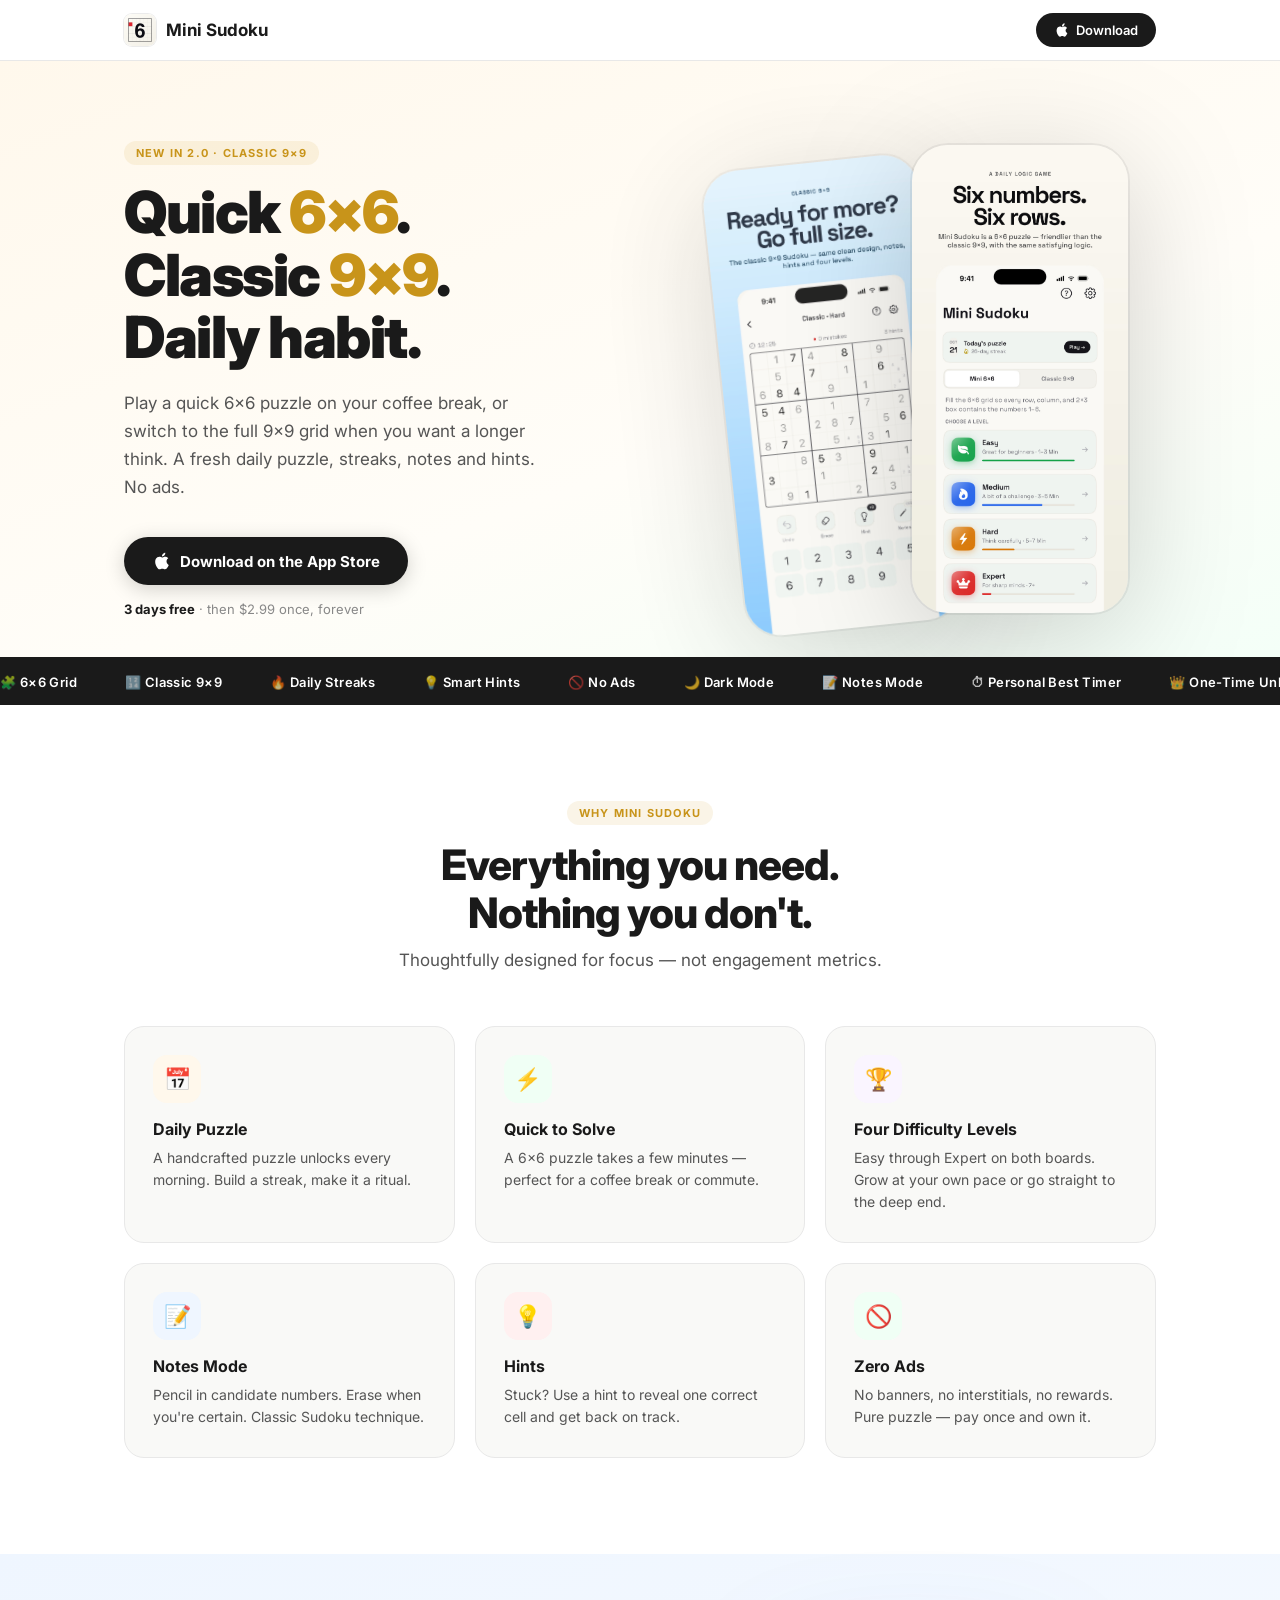
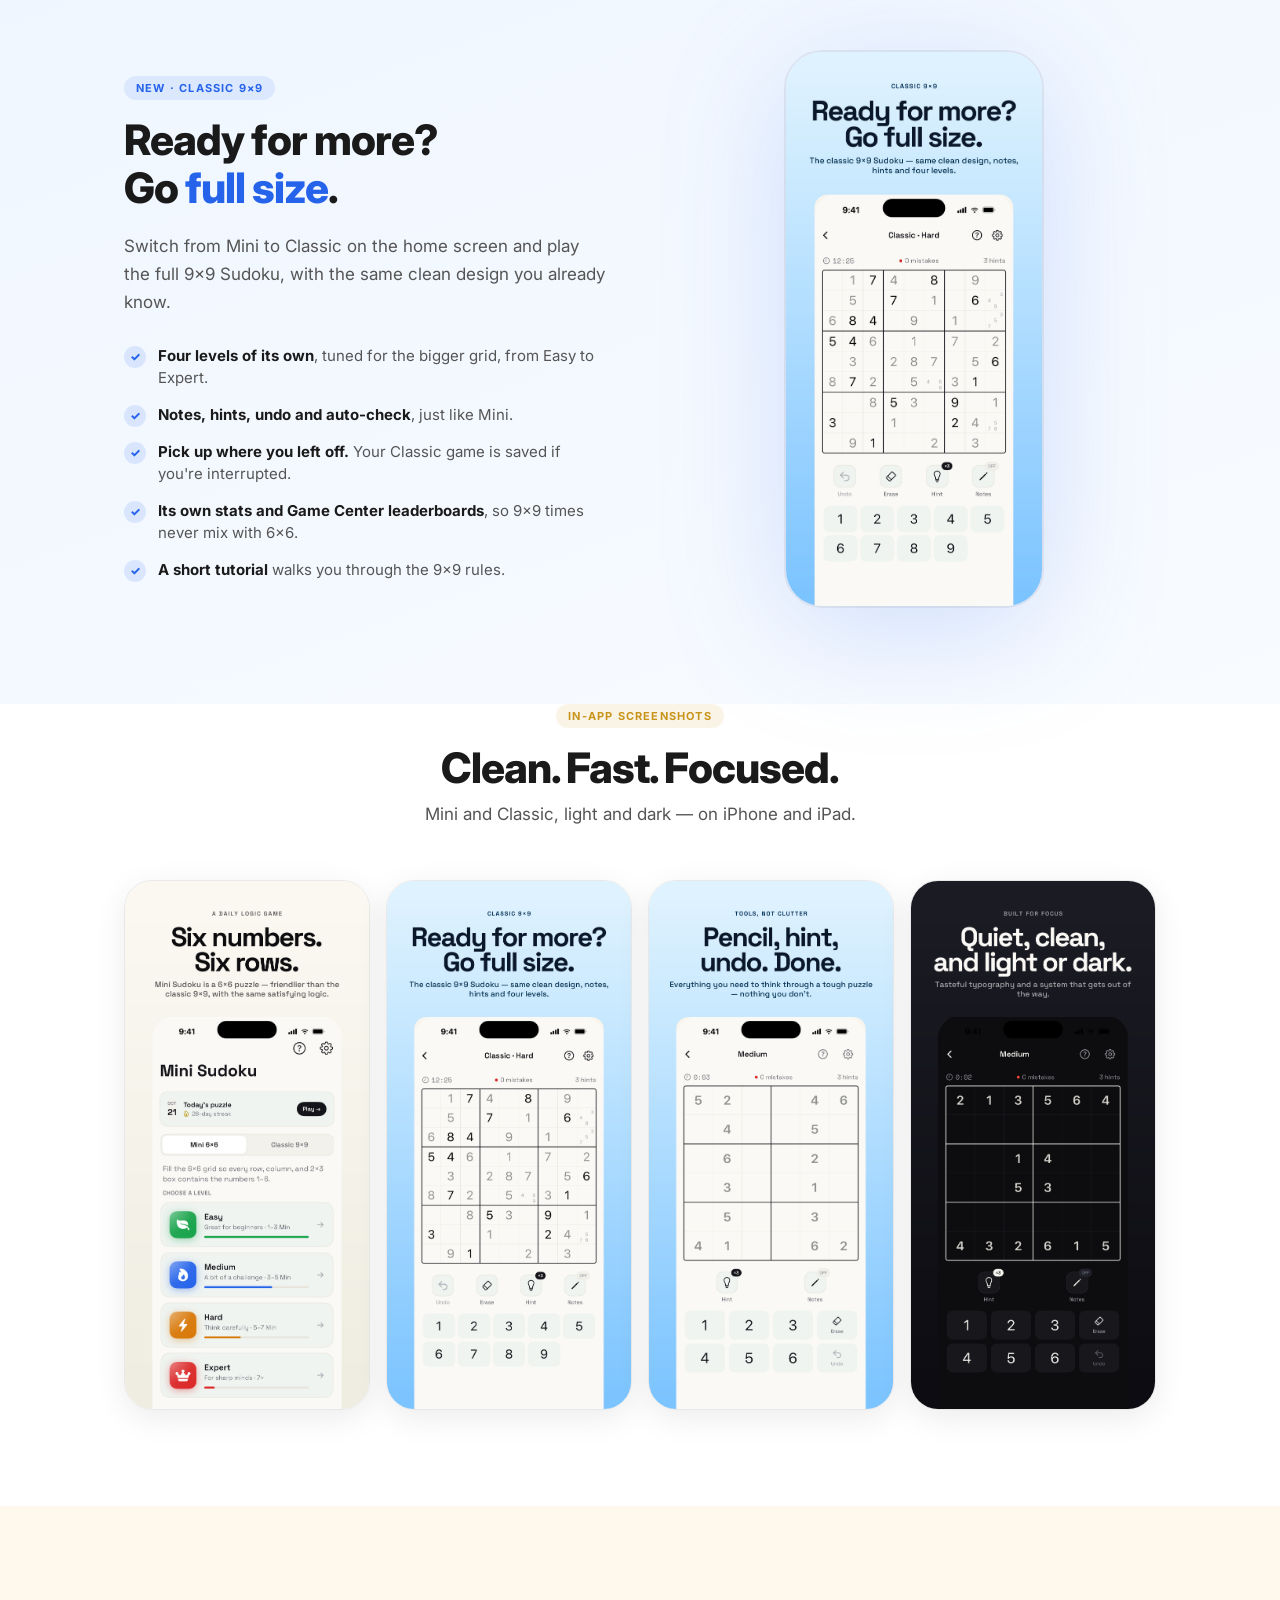
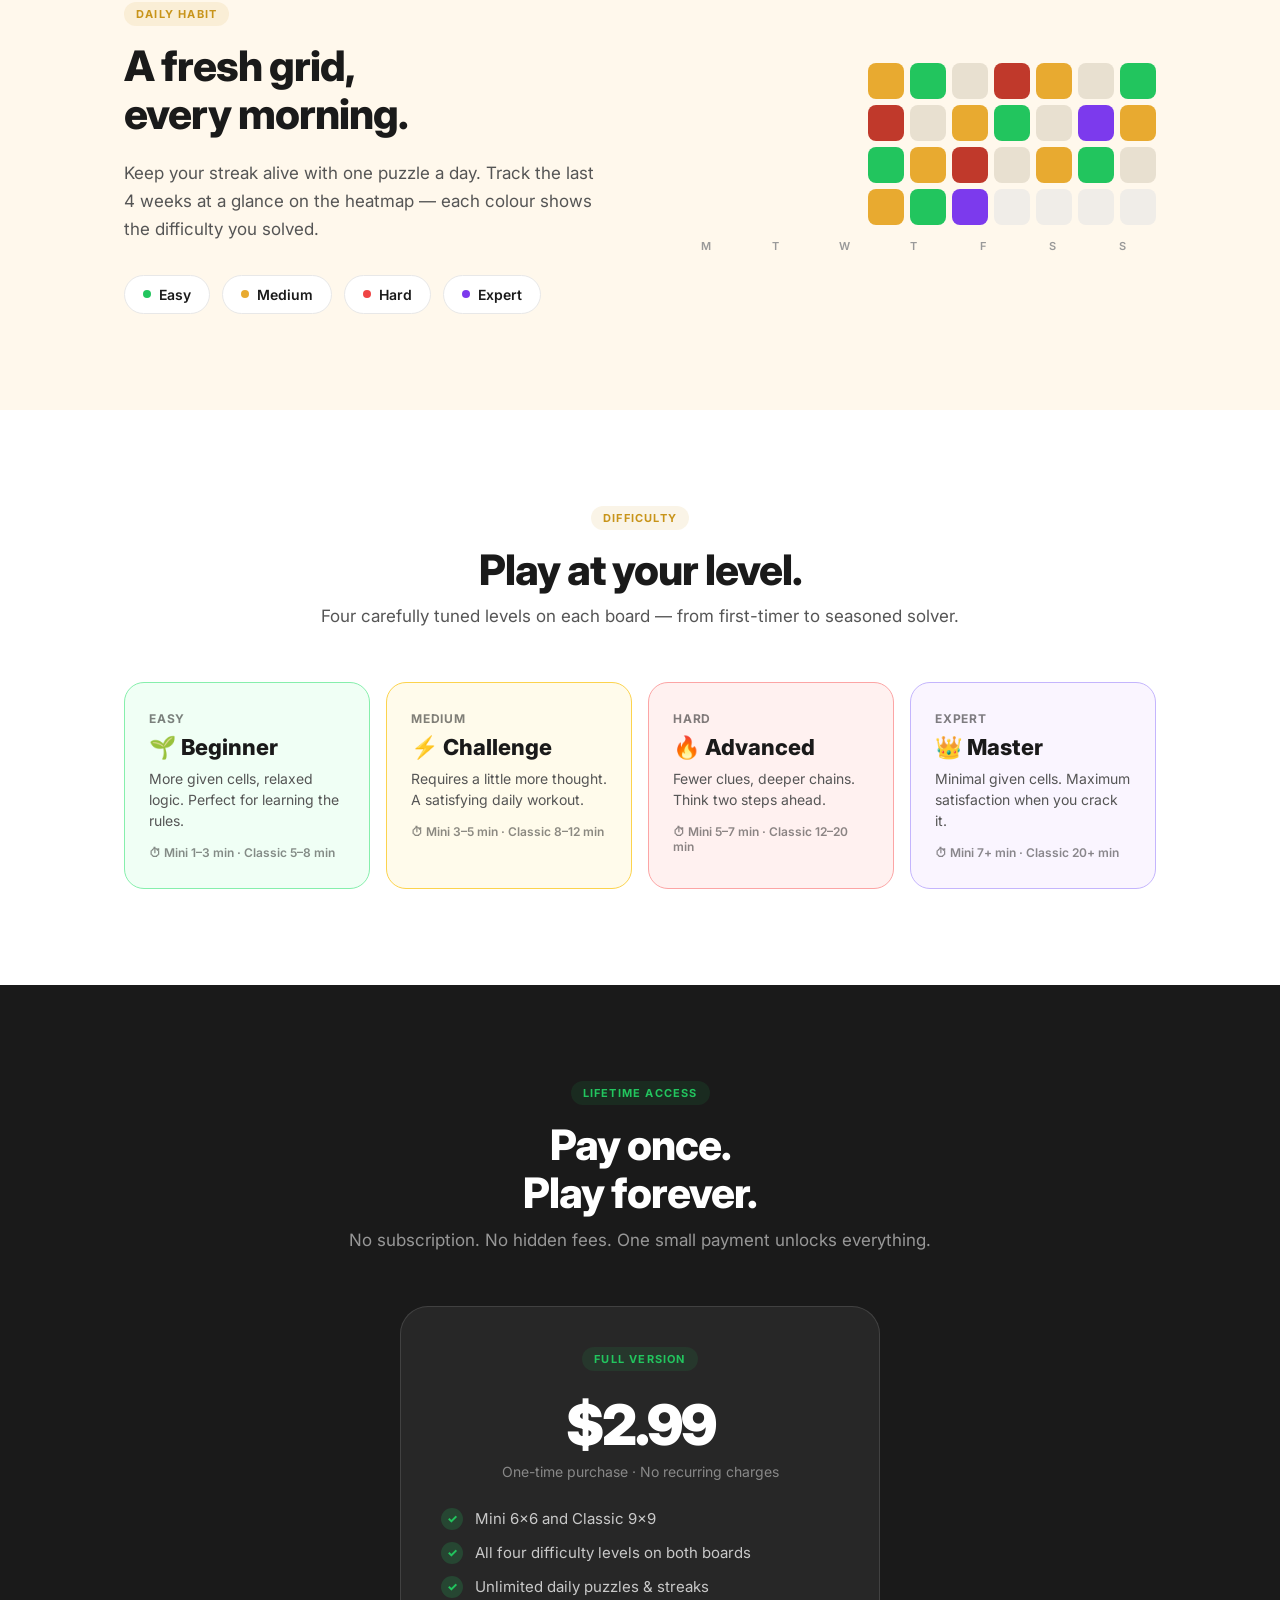
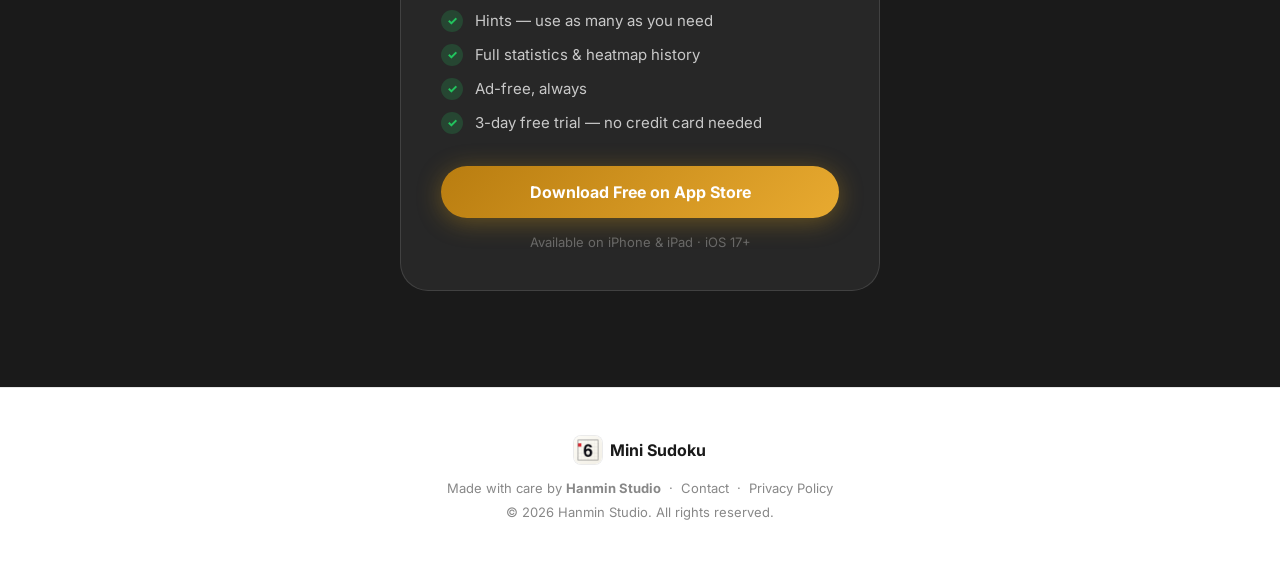
<file: mini-sudoku/index.html>
<!DOCTYPE html>
<html lang="en">
<head>
  <meta charset="UTF-8" />
  <meta name="viewport" content="width=device-width, initial-scale=1.0" />
  <title>Mini Sudoku — Daily 6×6 &amp; Classic 9×9 Sudoku</title>
  <meta name="description" content="Quick 6×6 Sudoku for daily play, plus Classic 9×9 when you want more. Four levels on each board, daily streaks, notes, hints and a clean ad-free design. One-time unlock, no subscription." />

  <link rel="icon" type="image/png" href="app-icon.png" />
  <link rel="apple-touch-icon" href="app-icon.png" />

  <!-- Fonts -->
  <link rel="preconnect" href="https://fonts.googleapis.com" />
  <link rel="preconnect" href="https://fonts.gstatic.com" crossorigin />
  <link href="https://fonts.googleapis.com/css2?family=Inter:wght@400;500;600;700;800;900&display=swap" rel="stylesheet" />

  <style>
    /* ── Reset & base ─────────────────────────────────── */
    *, *::before, *::after { box-sizing: border-box; margin: 0; padding: 0; }

    :root {
      --gold:      #C8941A;
      --gold-lt:   #E8AA30;
      --gold-bg:   #FFF8EC;
      --green:     #22C55E;
      --green-bg:  #F0FFF5;
      --dark:      #1A1A1A;
      --mid:       #555;
      --light:     #888;
      --divider:   #E8E8E8;
      --surface:   #F9F9F7;
      --white:     #FFFFFF;
      --radius:    20px;
      --shadow:    0 8px 40px rgba(0,0,0,0.10);
    }

    html { scroll-behavior: smooth; }

    body {
      font-family: 'Inter', sans-serif;
      color: var(--dark);
      background: var(--white);
      -webkit-font-smoothing: antialiased;
    }

    /* ── Utilities ────────────────────────────────────── */
    .container { max-width: 1080px; margin: 0 auto; padding: 0 24px; }
    .tag {
      display: inline-block;
      font-size: 11px; font-weight: 700; letter-spacing: 1.2px;
      text-transform: uppercase;
      color: var(--gold);
      background: rgba(200,148,26,0.10);
      padding: 5px 12px; border-radius: 100px;
      margin-bottom: 16px;
    }
    .tag.green { color: var(--green); background: rgba(34,197,94,0.10); }

    /* ── Navbar ───────────────────────────────────────── */
    nav {
      position: sticky; top: 0; z-index: 100;
      background: rgba(255,255,255,0.88);
      backdrop-filter: blur(16px);
      border-bottom: 1px solid var(--divider);
    }
    .nav-inner {
      display: flex; align-items: center; justify-content: space-between;
      height: 60px;
    }
    .nav-logo {
      display: flex; align-items: center; gap: 10px;
      font-size: 17px; font-weight: 700; color: var(--dark);
      text-decoration: none;
    }
    .nav-logo .icon {
      width: 32px; height: 32px; border-radius: 8px;
      box-shadow: 0 0 0 1px rgba(0,0,0,0.08);
    }
    .btn-nav {
      display: inline-flex; align-items: center; gap: 6px;
      background: var(--dark); color: #fff;
      font-size: 13px; font-weight: 600;
      padding: 9px 18px; border-radius: 100px;
      text-decoration: none;
      transition: opacity .15s;
    }
    .btn-nav:hover { opacity: .8; }

    /* ── Hero ─────────────────────────────────────────── */
    .hero {
      background: linear-gradient(160deg, #FFF8EC 0%, #FFFDF8 60%, #F4FFF8 100%);
      padding: 80px 0 40px;
      overflow: hidden;
    }
    .hero-inner {
      display: grid;
      grid-template-columns: 1fr 1fr;
      gap: 48px;
      align-items: center;
    }
    .hero-eyebrow { margin-bottom: 12px; }
    .hero h1 {
      font-size: clamp(38px, 5vw, 58px);
      font-weight: 900; line-height: 1.08;
      letter-spacing: -1.5px;
      color: var(--dark);
      margin-bottom: 20px;
    }
    .hero h1 span { color: var(--gold); }
    .hero p {
      font-size: 17px; line-height: 1.65;
      color: var(--mid);
      max-width: 420px;
      margin-bottom: 36px;
    }
    .hero-actions { display: flex; align-items: center; gap: 16px; flex-wrap: wrap; }
    .btn-primary {
      display: inline-flex; align-items: center; gap: 8px;
      background: var(--dark); color: #fff;
      font-size: 15px; font-weight: 700;
      padding: 14px 28px; border-radius: 100px;
      text-decoration: none;
      transition: transform .15s, box-shadow .15s;
      box-shadow: 0 4px 20px rgba(0,0,0,0.18);
    }
    .btn-primary:hover { transform: translateY(-2px); box-shadow: 0 8px 28px rgba(0,0,0,0.22); }
    .btn-primary svg { width: 20px; height: 20px; }
    .hero-note { font-size: 13px; color: var(--light); }
    .hero-note strong { color: var(--dark); }

    /* Phone mockup */
    .hero-screens {
      display: flex; justify-content: center; align-items: flex-end;
      gap: -20px;
      position: relative;
    }
    .phone-wrap {
      position: relative;
      filter: drop-shadow(0 24px 60px rgba(0,0,0,0.18));
      transition: transform .3s;
    }
    .phone-wrap:hover { transform: translateY(-6px); }
    .phone-wrap.back {
      transform: rotate(-6deg) translateX(30px) translateY(20px);
      z-index: 1; opacity: .85;
    }
    .phone-wrap.front { z-index: 2; }
    .phone-wrap.back:hover { transform: rotate(-6deg) translateX(30px) translateY(14px); }
    .phone-frame {
      width: 220px;
      border-radius: 38px;
      overflow: hidden;
      border: 2px solid rgba(0,0,0,0.06);
    }
    .phone-frame img { width: 100%; display: block; }

    /* ── Marquee strip ────────────────────────────────── */
    .strip {
      background: var(--dark);
      padding: 14px 0;
      overflow: hidden;
      white-space: nowrap;
    }
    .strip-inner {
      display: inline-flex; gap: 48px;
      animation: marquee 20s linear infinite;
    }
    .strip-inner span {
      font-size: 13px; font-weight: 600;
      color: rgba(255,255,255,0.7);
      letter-spacing: .4px;
    }
    .strip-inner span em { color: #fff; font-style: normal; }
    @keyframes marquee {
      0%   { transform: translateX(0); }
      100% { transform: translateX(-50%); }
    }

    /* ── Features ─────────────────────────────────────── */
    .features { padding: 96px 0; }
    .section-header { text-align: center; margin-bottom: 56px; }
    .section-header h2 {
      font-size: clamp(28px, 4vw, 42px);
      font-weight: 800; letter-spacing: -1px; line-height: 1.15;
    }
    .section-header p { font-size: 17px; color: var(--mid); margin-top: 12px; }

    .features-grid {
      display: grid;
      grid-template-columns: repeat(3, 1fr);
      gap: 20px;
    }
    .feat-card {
      background: var(--surface);
      border-radius: var(--radius);
      padding: 28px;
      border: 1px solid var(--divider);
      transition: transform .2s, box-shadow .2s;
    }
    .feat-card:hover { transform: translateY(-4px); box-shadow: var(--shadow); }
    .feat-icon {
      width: 48px; height: 48px; border-radius: 14px;
      display: flex; align-items: center; justify-content: center;
      font-size: 22px; margin-bottom: 16px;
    }
    .feat-card h3 { font-size: 16px; font-weight: 700; margin-bottom: 8px; }
    .feat-card p  { font-size: 14px; line-height: 1.6; color: var(--mid); }

    /* ── Screenshots ──────────────────────────────────── */
    .screens-section { padding: 0 0 96px; }
    .screens-grid {
      display: grid;
      grid-template-columns: repeat(4, 1fr);
      gap: 16px;
      margin-top: 56px;
    }
    .screen-card {
      border-radius: 28px;
      overflow: hidden;
      border: 1px solid var(--divider);
      box-shadow: 0 8px 32px rgba(0,0,0,0.08);
      transition: transform .25s, box-shadow .25s;
    }
    .screen-card:hover { transform: translateY(-6px) scale(1.01); box-shadow: 0 20px 48px rgba(0,0,0,0.14); }
    .screen-card img { width: 100%; display: block; }

    /* ── Daily section ────────────────────────────────── */
    .daily { padding: 96px 0; background: var(--gold-bg); }
    .daily-inner {
      display: grid; grid-template-columns: 1fr 1fr;
      gap: 64px; align-items: center;
    }
    .daily h2 {
      font-size: clamp(28px, 4vw, 42px);
      font-weight: 800; letter-spacing: -1px; line-height: 1.15;
      margin-bottom: 20px;
    }
    .daily p { font-size: 17px; line-height: 1.65; color: var(--mid); }
    .streak-row {
      display: flex; gap: 12px; margin-top: 32px; flex-wrap: wrap;
    }
    .streak-chip {
      display: inline-flex; align-items: center; gap: 8px;
      background: white; border: 1px solid var(--divider);
      border-radius: 100px; padding: 10px 18px;
      font-size: 14px; font-weight: 600;
    }
    .streak-chip .dot { width: 8px; height: 8px; border-radius: 50%; }

    /* Heatmap */
    .heatmap { display: flex; flex-direction: column; gap: 6px; }
    .hm-row  { display: flex; gap: 6px; justify-content: flex-end; }
    .hm-cell {
      width: 36px; height: 36px; border-radius: 8px;
      background: #E8E0D0;
    }
    .hm-cell.done-hard   { background: #C0392B; }
    .hm-cell.done-medium { background: #E8AA30; }
    .hm-cell.done-easy   { background: #22C55E; }
    .hm-cell.done-expert { background: #7C3AED; }
    .hm-cell.future      { background: #F0EDE8; }

    /* ── Classic 9×9 ──────────────────────────────────── */
    .classic { padding: 96px 0; background: linear-gradient(160deg, #EFF6FF 0%, #F8FBFF 100%); }
    .classic-inner {
      display: grid; grid-template-columns: 1fr 1fr;
      gap: 64px; align-items: center;
    }
    .classic h2 {
      font-size: clamp(28px, 4vw, 42px);
      font-weight: 800; letter-spacing: -1px; line-height: 1.15;
      margin-bottom: 20px;
    }
    .classic h2 span { color: #2563EB; }
    .classic p { font-size: 17px; line-height: 1.65; color: var(--mid); }
    .classic-list { list-style: none; margin-top: 28px; display: flex; flex-direction: column; gap: 14px; }
    .classic-list li { display: flex; gap: 12px; font-size: 15px; line-height: 1.5; color: var(--mid); }
    .classic-list li strong { color: var(--dark); }
    .classic-list li::before {
      content: "✓"; flex-shrink: 0;
      width: 22px; height: 22px; border-radius: 50%;
      background: rgba(37,99,235,0.12); color: #2563EB;
      display: flex; align-items: center; justify-content: center;
      font-size: 12px; font-weight: 800; margin-top: 1px;
    }
    .tag.blue { color: #2563EB; background: rgba(37,99,235,0.10); }
    .classic-shot { display: flex; justify-content: center; }
    .classic-shot .phone-frame { width: 260px; filter: drop-shadow(0 24px 60px rgba(37,99,235,0.18)); }

    /* ── Difficulties ─────────────────────────────────── */
    .diff-section { padding: 96px 0; }
    .diff-grid {
      display: grid; grid-template-columns: repeat(4, 1fr);
      gap: 16px; margin-top: 56px;
    }
    .diff-card {
      border-radius: var(--radius); padding: 28px 24px;
      border: 1px solid var(--divider);
      transition: transform .2s;
    }
    .diff-card:hover { transform: translateY(-4px); }
    .diff-card .level { font-size: 12px; font-weight: 700; letter-spacing: .8px; text-transform: uppercase; opacity: .55; margin-bottom: 8px; }
    .diff-card h3     { font-size: 22px; font-weight: 800; margin-bottom: 8px; }
    .diff-card p      { font-size: 14px; color: var(--mid); line-height: 1.5; }
    .diff-card .time  { font-size: 12px; font-weight: 600; margin-top: 14px; opacity: .5; }
    .diff-easy   { background: #F0FFF5; border-color: #86EFAC; }
    .diff-medium { background: #FFFBEB; border-color: #FCD34D; }
    .diff-hard   { background: #FFF1F0; border-color: #FCA5A5; }
    .diff-expert { background: #FAF5FF; border-color: #C4B5FD; }

    /* ── Pricing ──────────────────────────────────────── */
    .pricing { padding: 96px 0; background: var(--dark); }
    .pricing .section-header h2 { color: white; }
    .pricing .section-header p  { color: rgba(255,255,255,0.55); }
    .pricing-card {
      max-width: 480px; margin: 0 auto;
      background: rgba(255,255,255,0.06);
      border: 1px solid rgba(255,255,255,0.12);
      border-radius: 28px; padding: 40px;
      text-align: center;
    }
    .pricing-card .price {
      font-size: 56px; font-weight: 900; color: white;
      letter-spacing: -2px; margin: 12px 0 4px;
    }
    .pricing-card .price-sub { font-size: 14px; color: rgba(255,255,255,0.45); margin-bottom: 28px; }
    .pricing-perks { list-style: none; text-align: left; margin-bottom: 32px; display: flex; flex-direction: column; gap: 12px; }
    .pricing-perks li {
      display: flex; align-items: center; gap: 12px;
      font-size: 15px; color: rgba(255,255,255,0.75);
    }
    .pricing-perks li::before {
      content: "✓";
      width: 22px; height: 22px; border-radius: 50%;
      background: rgba(34,197,94,0.2); color: var(--green);
      display: flex; align-items: center; justify-content: center;
      font-size: 12px; font-weight: 800; flex-shrink: 0;
    }
    .btn-gold {
      display: inline-flex; align-items: center; justify-content: center; gap: 8px;
      background: linear-gradient(135deg, #B97D10, #E8AA30);
      color: white; font-size: 16px; font-weight: 700;
      padding: 16px 40px; border-radius: 100px;
      text-decoration: none; width: 100%;
      box-shadow: 0 4px 24px rgba(200,148,26,0.4);
      transition: opacity .15s, transform .15s;
    }
    .btn-gold:hover { opacity: .9; transform: translateY(-2px); }
    .pricing-note { font-size: 13px; color: rgba(255,255,255,0.3); margin-top: 16px; }

    /* ── Footer ───────────────────────────────────────── */
    footer {
      padding: 48px 0;
      border-top: 1px solid var(--divider);
      text-align: center;
    }
    footer .foot-logo {
      display: inline-flex; align-items: center; gap: 8px;
      font-size: 16px; font-weight: 700; text-decoration: none; color: var(--dark);
      margin-bottom: 16px;
    }
    footer .foot-logo .icon {
      width: 28px; height: 28px; border-radius: 7px;
      box-shadow: 0 0 0 1px rgba(0,0,0,0.08);
    }
    footer p { font-size: 13px; color: var(--light); }
    footer a { color: var(--light); text-decoration: none; }
    footer a:hover { color: var(--dark); }

    /* ── Responsive ───────────────────────────────────── */
    @media (max-width: 900px) {
      .hero-inner     { grid-template-columns: 1fr; text-align: center; }
      .hero p         { max-width: 100%; }
      .hero-actions   { justify-content: center; }
      .hero-screens   { margin-top: 24px; }
      .features-grid  { grid-template-columns: 1fr 1fr; }
      .screens-grid   { grid-template-columns: repeat(2, 1fr); }
      .daily-inner    { grid-template-columns: 1fr; }
      .classic-inner  { grid-template-columns: 1fr; }
      .diff-grid      { grid-template-columns: 1fr 1fr; }
    }
    @media (max-width: 560px) {
      .features-grid  { grid-template-columns: 1fr; }
      .screens-grid   { grid-template-columns: repeat(2, 1fr); }
      .diff-grid      { grid-template-columns: 1fr 1fr; }
      .phone-wrap.back { display: none; }
    }
  </style>
</head>
<body>

<!-- ── Navbar ──────────────────────────────────────── -->
<nav>
  <div class="container nav-inner">
    <a class="nav-logo" href="#">
      <img class="icon" src="app-icon.png" alt="" />
      Mini Sudoku
    </a>
    <a class="btn-nav" href="https://apps.apple.com/app/id6770221466" target="_blank">
      <svg viewBox="0 0 24 24" fill="currentColor" width="16" height="16">
        <path d="M18.71 19.5c-.83 1.24-1.71 2.45-3.05 2.47-1.34.03-1.77-.79-3.29-.79-1.53 0-2 .77-3.27.82-1.31.05-2.3-1.32-3.14-2.53C4.25 17 2.94 12.45 4.7 9.39c.87-1.52 2.43-2.48 4.12-2.51 1.28-.02 2.5.87 3.29.87.78 0 2.26-1.07 3.8-.91.65.03 2.47.26 3.64 1.98-.09.06-2.17 1.28-2.15 3.81.03 3.02 2.65 4.03 2.68 4.04-.03.07-.42 1.44-1.38 2.83M13 3.5c.73-.83 1.94-1.46 2.94-1.5.13 1.17-.34 2.35-1.04 3.19-.69.85-1.83 1.51-2.95 1.42-.15-1.15.41-2.35 1.05-3.11z"/>
      </svg>
      Download
    </a>
  </div>
</nav>

<!-- ── Hero ────────────────────────────────────────── -->
<section class="hero">
  <div class="container hero-inner">
    <div>
      <div class="tag">New in 2.0 · Classic 9×9</div>
      <h1>Quick <span>6×6</span>.<br>Classic <span>9×9</span>.<br>Daily habit.</h1>
      <p>Play a quick 6×6 puzzle on your coffee break, or switch to the full 9×9 grid when you want a longer think. A fresh daily puzzle, streaks, notes and hints. No ads.</p>
      <div class="hero-actions">
        <a class="btn-primary" href="https://apps.apple.com/app/id6770221466" target="_blank">
          <svg viewBox="0 0 24 24" fill="currentColor">
            <path d="M18.71 19.5c-.83 1.24-1.71 2.45-3.05 2.47-1.34.03-1.77-.79-3.29-.79-1.53 0-2 .77-3.27.82-1.31.05-2.3-1.32-3.14-2.53C4.25 17 2.94 12.45 4.7 9.39c.87-1.52 2.43-2.48 4.12-2.51 1.28-.02 2.5.87 3.29.87.78 0 2.26-1.07 3.8-.91.65.03 2.47.26 3.64 1.98-.09.06-2.17 1.28-2.15 3.81.03 3.02 2.65 4.03 2.68 4.04-.03.07-.42 1.44-1.38 2.83M13 3.5c.73-.83 1.94-1.46 2.94-1.5.13 1.17-.34 2.35-1.04 3.19-.69.85-1.83 1.51-2.95 1.42-.15-1.15.41-2.35 1.05-3.11z"/>
          </svg>
          Download on the App Store
        </a>
        <span class="hero-note"><strong>3 days free</strong> · then $2.99 once, forever</span>
      </div>
    </div>

    <div class="hero-screens">
      <div class="phone-wrap back">
        <div class="phone-frame">
          <img src="mini-sudoku-screenshots/screen-classic.jpg" alt="Classic 9×9 game screen" />
        </div>
      </div>
      <div class="phone-wrap front">
        <div class="phone-frame">
          <img src="mini-sudoku-screenshots/screen-home.jpg" alt="Home screen" />
        </div>
      </div>
    </div>
  </div>
</section>

<!-- ── Marquee ──────────────────────────────────────── -->
<div class="strip">
  <div class="strip-inner">
    <span>🧩 <em>6×6 Grid</em></span>
    <span>🔢 <em>Classic 9×9</em></span>
    <span>🔥 <em>Daily Streaks</em></span>
    <span>💡 <em>Smart Hints</em></span>
    <span>🚫 <em>No Ads</em></span>
    <span>🌙 <em>Dark Mode</em></span>
    <span>📝 <em>Notes Mode</em></span>
    <span>⏱ <em>Personal Best Timer</em></span>
    <span>👑 <em>One-Time Unlock</em></span>
    <!-- duplicate for seamless loop -->
    <span>🧩 <em>6×6 Grid</em></span>
    <span>🔢 <em>Classic 9×9</em></span>
    <span>🔥 <em>Daily Streaks</em></span>
    <span>💡 <em>Smart Hints</em></span>
    <span>🚫 <em>No Ads</em></span>
    <span>🌙 <em>Dark Mode</em></span>
    <span>📝 <em>Notes Mode</em></span>
    <span>⏱ <em>Personal Best Timer</em></span>
    <span>👑 <em>One-Time Unlock</em></span>
  </div>
</div>

<!-- ── Features ─────────────────────────────────────── -->
<section class="features">
  <div class="container">
    <div class="section-header">
      <div class="tag">Why Mini Sudoku</div>
      <h2>Everything you need.<br>Nothing you don't.</h2>
      <p>Thoughtfully designed for focus — not engagement metrics.</p>
    </div>
    <div class="features-grid">
      <div class="feat-card">
        <div class="feat-icon" style="background:#FFF8EC">📅</div>
        <h3>Daily Puzzle</h3>
        <p>A handcrafted puzzle unlocks every morning. Build a streak, make it a ritual.</p>
      </div>
      <div class="feat-card">
        <div class="feat-icon" style="background:#F0FFF5">⚡️</div>
        <h3>Quick to Solve</h3>
        <p>A 6×6 puzzle takes a few minutes — perfect for a coffee break or commute.</p>
      </div>
      <div class="feat-card">
        <div class="feat-icon" style="background:#FAF5FF">🏆</div>
        <h3>Four Difficulty Levels</h3>
        <p>Easy through Expert on both boards. Grow at your own pace or go straight to the deep end.</p>
      </div>
      <div class="feat-card">
        <div class="feat-icon" style="background:#EFF6FF">📝</div>
        <h3>Notes Mode</h3>
        <p>Pencil in candidate numbers. Erase when you're certain. Classic Sudoku technique.</p>
      </div>
      <div class="feat-card">
        <div class="feat-icon" style="background:#FFF0F0">💡</div>
        <h3>Hints</h3>
        <p>Stuck? Use a hint to reveal one correct cell and get back on track.</p>
      </div>
      <div class="feat-card">
        <div class="feat-icon" style="background:#F0FFF5">🚫</div>
        <h3>Zero Ads</h3>
        <p>No banners, no interstitials, no rewards. Pure puzzle — pay once and own it.</p>
      </div>
    </div>
  </div>
</section>

<!-- ── Classic 9×9 ───────────────────────────────────── -->
<section class="classic" id="classic">
  <div class="container classic-inner">
    <div>
      <div class="tag blue">New · Classic 9×9</div>
      <h2>Ready for more?<br>Go <span>full size</span>.</h2>
      <p>Switch from Mini to Classic on the home screen and play the full 9×9 Sudoku, with the same clean design you already know.</p>
      <ul class="classic-list">
        <li><span><strong>Four levels of its own</strong>, tuned for the bigger grid, from Easy to Expert.</span></li>
        <li><span><strong>Notes, hints, undo and auto-check</strong>, just like Mini.</span></li>
        <li><span><strong>Pick up where you left off.</strong> Your Classic game is saved if you're interrupted.</span></li>
        <li><span><strong>Its own stats and Game Center leaderboards</strong>, so 9×9 times never mix with 6×6.</span></li>
        <li><span><strong>A short tutorial</strong> walks you through the 9×9 rules.</span></li>
      </ul>
    </div>
    <div class="classic-shot">
      <div class="phone-frame">
        <img src="mini-sudoku-screenshots/screen-classic.jpg" alt="Classic 9×9 puzzle in progress" />
      </div>
    </div>
  </div>
</section>

<!-- ── Screenshots ───────────────────────────────────── -->
<section class="screens-section">
  <div class="container">
    <div class="section-header">
      <div class="tag">In-App Screenshots</div>
      <h2>Clean. Fast. Focused.</h2>
      <p>Mini and Classic, light and dark — on iPhone and iPad.</p>
    </div>
    <div class="screens-grid">
      <div class="screen-card"><img src="mini-sudoku-screenshots/screen-home.jpg" alt="Home screen" /></div>
      <div class="screen-card"><img src="mini-sudoku-screenshots/screen-classic.jpg" alt="Classic 9×9 game" /></div>
      <div class="screen-card"><img src="mini-sudoku-screenshots/screen-game.jpg" alt="Mini 6×6 game — light mode" /></div>
      <div class="screen-card"><img src="mini-sudoku-screenshots/screen-dark.jpg" alt="Mini 6×6 game — dark mode" /></div>
    </div>
  </div>
</section>

<!-- ── Daily / Streak ────────────────────────────────── -->
<section class="daily">
  <div class="container daily-inner">
    <div>
      <div class="tag">Daily Habit</div>
      <h2>A fresh grid,<br>every morning.</h2>
      <p>Keep your streak alive with one puzzle a day. Track the last 4 weeks at a glance on the heatmap — each colour shows the difficulty you solved.</p>
      <div class="streak-row">
        <div class="streak-chip"><span class="dot" style="background:#22C55E"></span> Easy</div>
        <div class="streak-chip"><span class="dot" style="background:#E8AA30"></span> Medium</div>
        <div class="streak-chip"><span class="dot" style="background:#EF4444"></span> Hard</div>
        <div class="streak-chip"><span class="dot" style="background:#7C3AED"></span> Expert</div>
      </div>
    </div>
    <div>
      <!-- Mini heatmap illustration -->
      <div class="heatmap">
        <div class="hm-row">
          <div class="hm-cell done-medium"></div><div class="hm-cell done-easy"></div>
          <div class="hm-cell"></div><div class="hm-cell done-hard"></div>
          <div class="hm-cell done-medium"></div><div class="hm-cell"></div><div class="hm-cell done-easy"></div>
        </div>
        <div class="hm-row">
          <div class="hm-cell done-hard"></div><div class="hm-cell"></div>
          <div class="hm-cell done-medium"></div><div class="hm-cell done-easy"></div>
          <div class="hm-cell"></div><div class="hm-cell done-expert"></div><div class="hm-cell done-medium"></div>
        </div>
        <div class="hm-row">
          <div class="hm-cell done-easy"></div><div class="hm-cell done-medium"></div>
          <div class="hm-cell done-hard"></div><div class="hm-cell"></div>
          <div class="hm-cell done-medium"></div><div class="hm-cell done-easy"></div><div class="hm-cell"></div>
        </div>
        <div class="hm-row">
          <div class="hm-cell done-medium"></div><div class="hm-cell done-easy"></div>
          <div class="hm-cell done-expert"></div><div class="hm-cell future"></div>
          <div class="hm-cell future"></div><div class="hm-cell future"></div><div class="hm-cell future"></div>
        </div>
        <div style="display:flex;gap:6px;margin-top:8px;padding:0 2px;">
          <span style="flex:1;text-align:center;font-size:11px;color:#999;font-weight:600">M</span>
          <span style="flex:1;text-align:center;font-size:11px;color:#999;font-weight:600">T</span>
          <span style="flex:1;text-align:center;font-size:11px;color:#999;font-weight:600">W</span>
          <span style="flex:1;text-align:center;font-size:11px;color:#999;font-weight:600">T</span>
          <span style="flex:1;text-align:center;font-size:11px;color:#999;font-weight:600">F</span>
          <span style="flex:1;text-align:center;font-size:11px;color:#999;font-weight:600">S</span>
          <span style="flex:1;text-align:center;font-size:11px;color:#999;font-weight:600">S</span>
        </div>
      </div>
    </div>
  </div>
</section>

<!-- ── Difficulties ──────────────────────────────────── -->
<section class="diff-section">
  <div class="container">
    <div class="section-header">
      <div class="tag">Difficulty</div>
      <h2>Play at your level.</h2>
      <p>Four carefully tuned levels on each board — from first-timer to seasoned solver.</p>
    </div>
    <div class="diff-grid">
      <div class="diff-card diff-easy">
        <div class="level">Easy</div>
        <h3>🌱 Beginner</h3>
        <p>More given cells, relaxed logic. Perfect for learning the rules.</p>
        <div class="time">⏱ Mini 1–3 min · Classic 5–8 min</div>
      </div>
      <div class="diff-card diff-medium">
        <div class="level">Medium</div>
        <h3>⚡ Challenge</h3>
        <p>Requires a little more thought. A satisfying daily workout.</p>
        <div class="time">⏱ Mini 3–5 min · Classic 8–12 min</div>
      </div>
      <div class="diff-card diff-hard">
        <div class="level">Hard</div>
        <h3>🔥 Advanced</h3>
        <p>Fewer clues, deeper chains. Think two steps ahead.</p>
        <div class="time">⏱ Mini 5–7 min · Classic 12–20 min</div>
      </div>
      <div class="diff-card diff-expert">
        <div class="level">Expert</div>
        <h3>👑 Master</h3>
        <p>Minimal given cells. Maximum satisfaction when you crack it.</p>
        <div class="time">⏱ Mini 7+ min · Classic 20+ min</div>
      </div>
    </div>
  </div>
</section>

<!-- ── Pricing ───────────────────────────────────────── -->
<section class="pricing">
  <div class="container">
    <div class="section-header">
      <div class="tag green">Lifetime Access</div>
      <h2>Pay once.<br>Play forever.</h2>
      <p>No subscription. No hidden fees. One small payment unlocks everything.</p>
    </div>
    <div class="pricing-card">
      <div class="tag green" style="margin-bottom:8px">Full Version</div>
      <div class="price">$2.99</div>
      <div class="price-sub">One-time purchase · No recurring charges</div>
      <ul class="pricing-perks">
        <li>Mini 6×6 and Classic 9×9</li>
        <li>All four difficulty levels on both boards</li>
        <li>Unlimited daily puzzles &amp; streaks</li>
        <li>Hints — use as many as you need</li>
        <li>Full statistics &amp; heatmap history</li>
        <li>Ad-free, always</li>
        <li>3-day free trial — no credit card needed</li>
      </ul>
      <a class="btn-gold" href="https://apps.apple.com/app/id6770221466" target="_blank">
        Download Free on App Store
      </a>
      <div class="pricing-note">Available on iPhone &amp; iPad · iOS 17+</div>
    </div>
  </div>
</section>

<!-- ── Footer ────────────────────────────────────────── -->
<footer>
  <div class="container">
    <a class="foot-logo" href="#">
      <img class="icon" src="app-icon.png" alt="" />
      Mini Sudoku
    </a>
    <p>Made with care by <strong>Hanmin Studio</strong> &nbsp;·&nbsp;
      <a href="mailto:hungdt8@gmail.com">Contact</a> &nbsp;·&nbsp;
      <a href="#">Privacy Policy</a>
    </p>
    <p style="margin-top:8px">© 2026 Hanmin Studio. All rights reserved.</p>
  </div>
</footer>

</body>
</html>
</file>
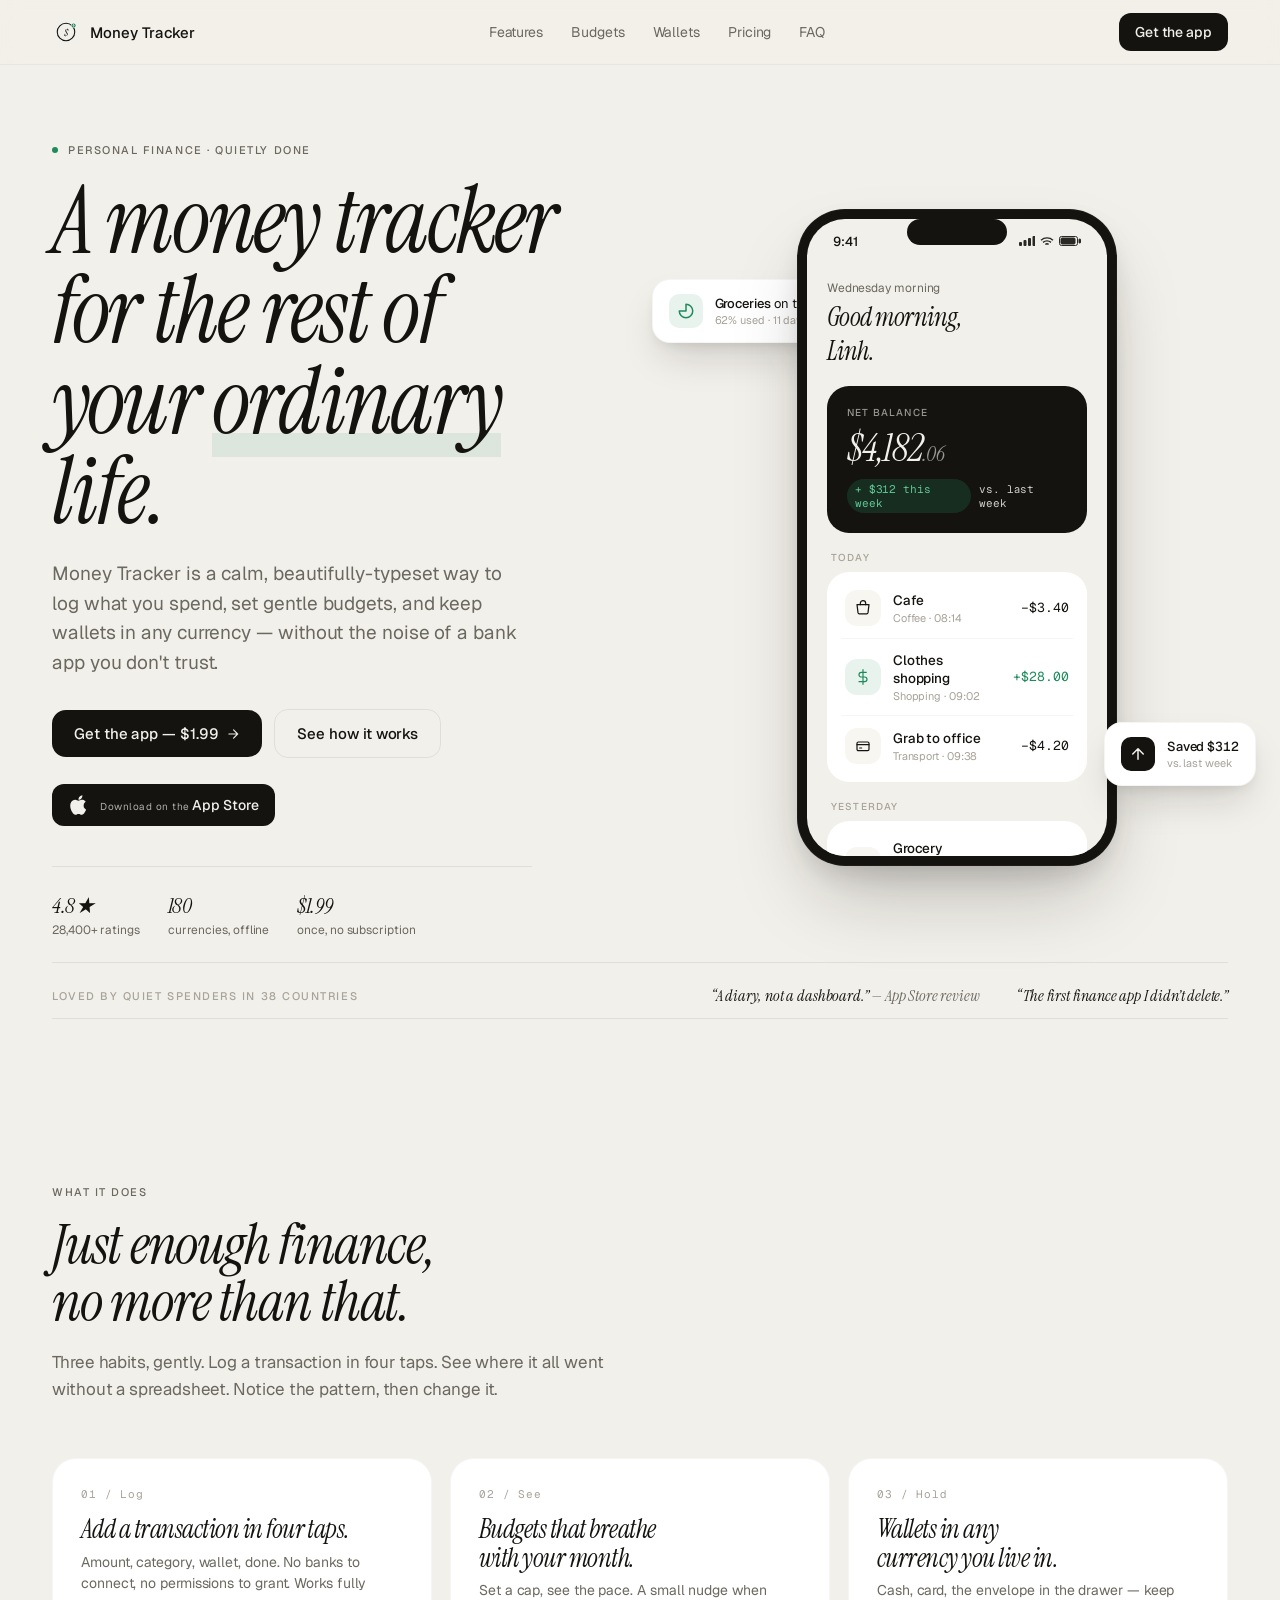
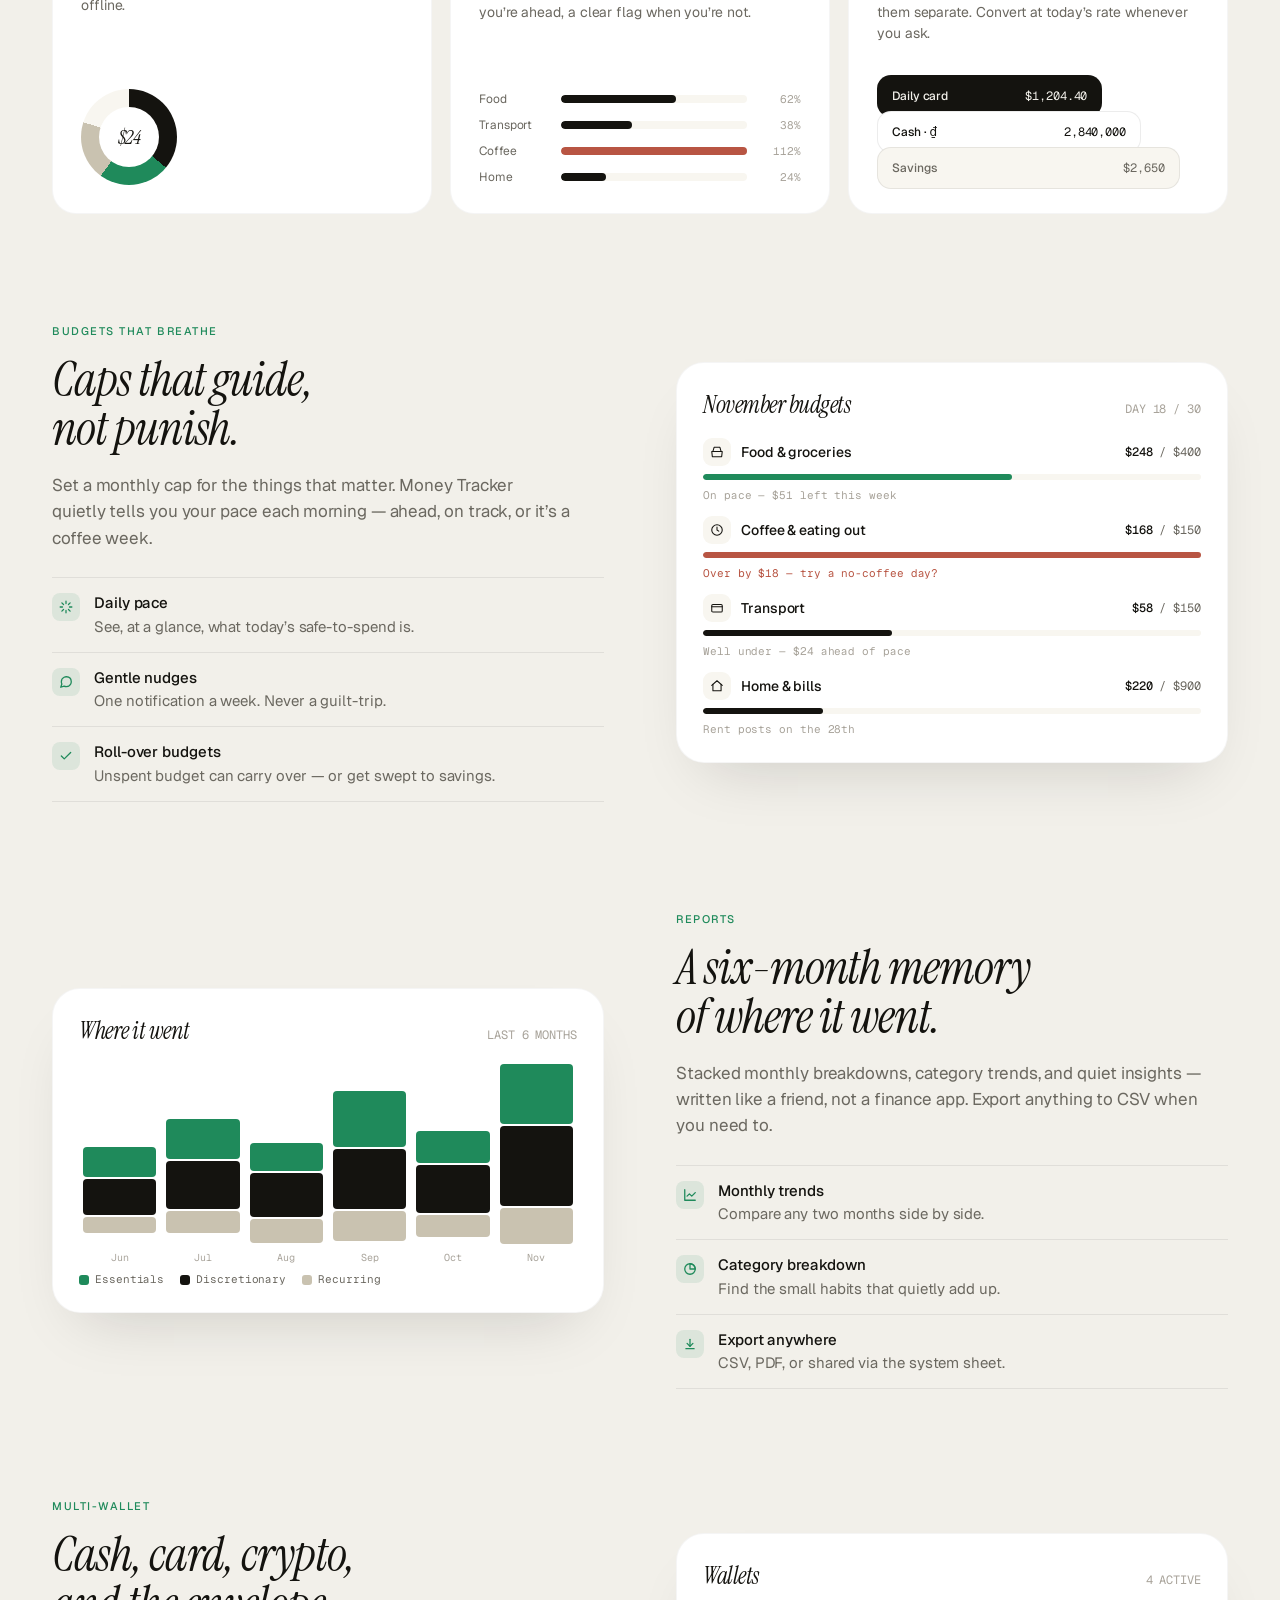
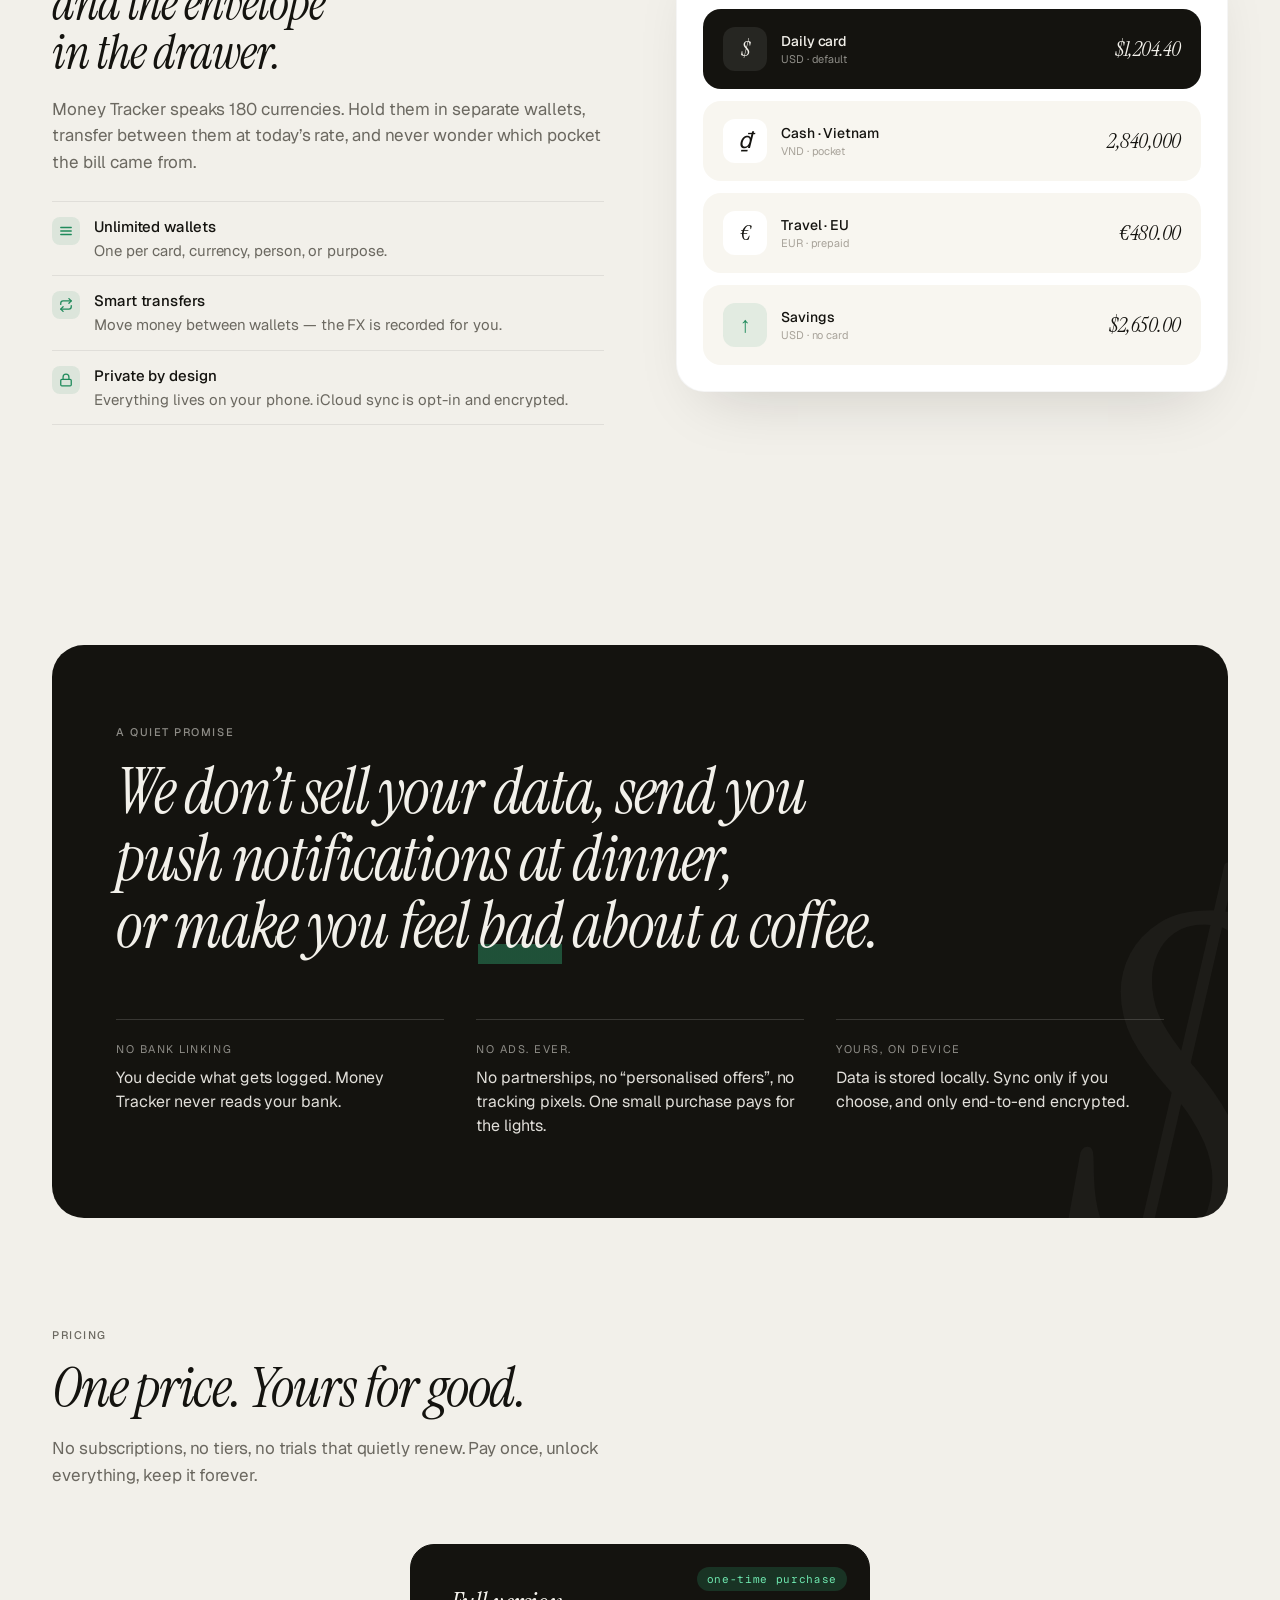
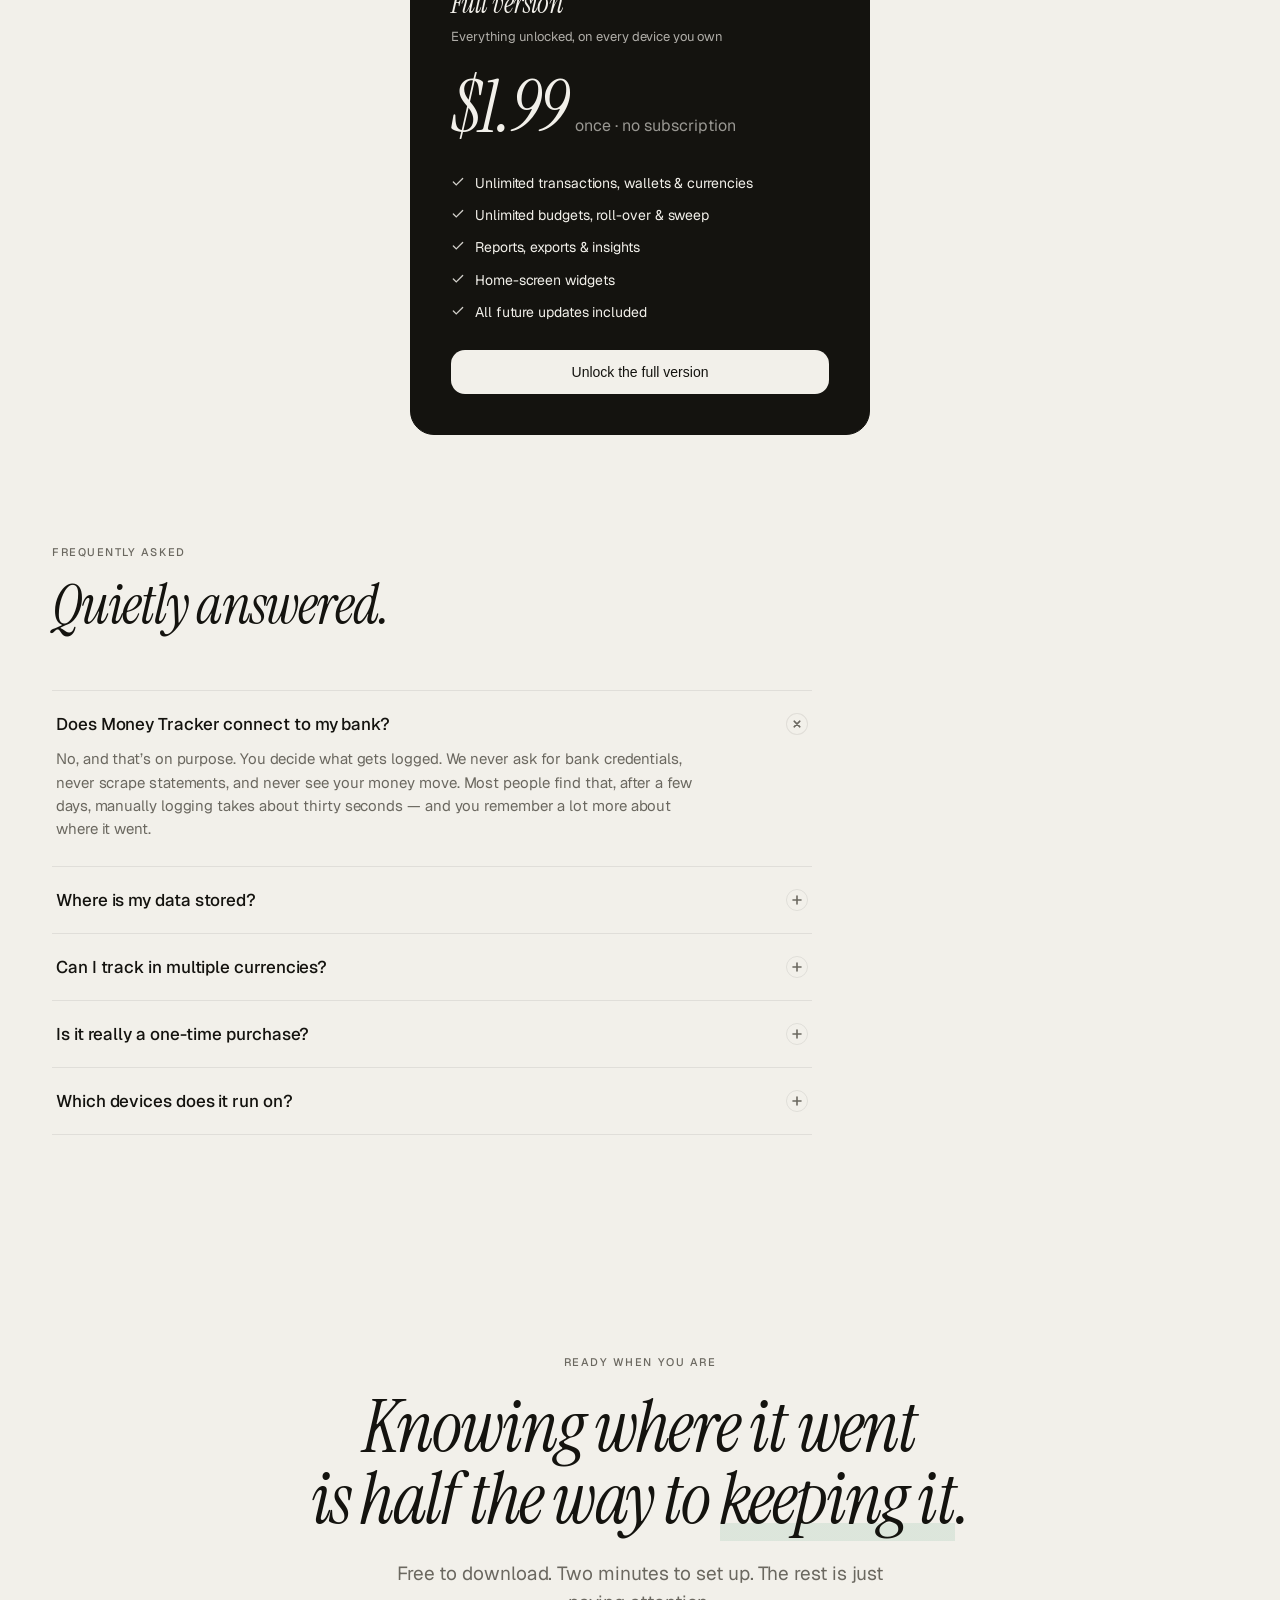
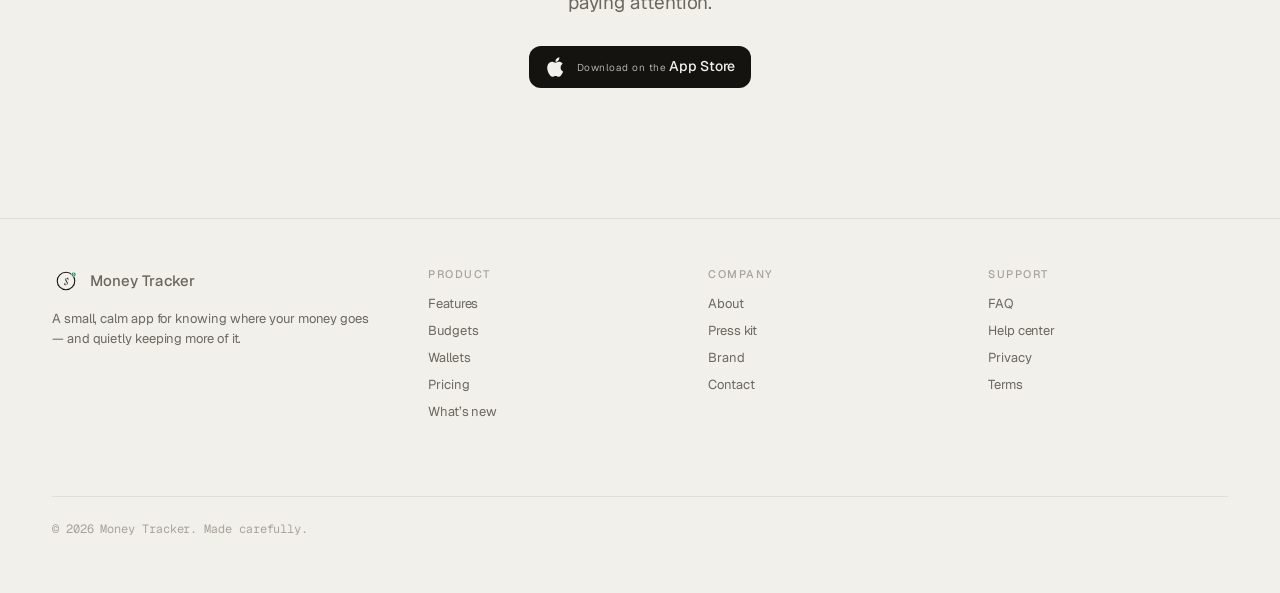
<file: money-tracker/index.html>
<!doctype html>
<html lang="en">
<head>
  <meta charset="utf-8" />
  <meta name="viewport" content="width=device-width, initial-scale=1" />
  <title>Money Tracker — A quiet way to know where it all goes</title>
  <link href="https://fonts.googleapis.com/css2?family=Geist:wght@300;400;500;600;700&family=Geist+Mono:wght@400;500&family=Instrument+Serif:ital@0;1&display=swap" rel="stylesheet">
  <style>
    :root {
      --bg:        #F2F0EA;
      --surface:   #FFFFFF;
      --surface-2: #F8F6F0;
      --surface-3: #ECE9E1;
      --ink-1:     #14130F;
      --ink-2:     #6B6860;
      --ink-3:     #A8A39A;
      --rule:      rgba(20, 19, 15, 0.08);
      --rule-2:    rgba(20, 19, 15, 0.04);
      --accent:    #1F8A5B;
      --accent-ink:#16734A;
      --accent-tint: rgba(31, 138, 91, 0.10);
      --neg:       #B85543;
      --neg-tint:  rgba(184, 85, 67, 0.10);
      --r-card: 24px;
      --r-tile: 16px;
      --r-pill: 999px;
    }

    * { box-sizing: border-box; }
    html, body { margin: 0; padding: 0; }
    body {
      background: var(--bg);
      color: var(--ink-1);
      font-family: 'Geist', ui-sans-serif, system-ui, -apple-system, sans-serif;
      font-feature-settings: 'ss01', 'cv11';
      letter-spacing: -0.005em;
      -webkit-font-smoothing: antialiased;
    }
    a { color: inherit; text-decoration: none; }

    .wrap { max-width: 1240px; margin: 0 auto; padding: 0 32px; }

    /* ───── nav ───── */
    nav.top {
      position: sticky; top: 0; z-index: 50;
      background: rgba(242, 240, 234, 0.82);
      backdrop-filter: saturate(140%) blur(10px);
      -webkit-backdrop-filter: saturate(140%) blur(10px);
      border-bottom: 1px solid var(--rule-2);
    }
    nav.top .wrap {
      display: flex; align-items: center; justify-content: space-between;
      height: 64px;
    }
    .brand { display: flex; align-items: center; gap: 10px; font-weight: 500; font-size: 15px; }
    .brand-mark { width: 28px; height: 28px; }
    nav.top ul {
      display: flex; gap: 28px; list-style: none; margin: 0; padding: 0;
      font-size: 14px; color: var(--ink-2);
    }
    nav.top ul a:hover { color: var(--ink-1); }
    nav.top .right { display: flex; align-items: center; gap: 14px; }
    .btn {
      display: inline-flex; align-items: center; gap: 8px;
      padding: 10px 16px; border-radius: 12px;
      font-family: inherit; font-size: 14px; font-weight: 500;
      border: none; cursor: pointer;
      transition: transform 80ms ease, background 120ms ease;
    }
    .btn:hover { transform: translateY(-1px); }
    .btn-primary { background: var(--ink-1); color: var(--bg); }
    .btn-primary:hover { background: #000; }
    .btn-ghost   { background: transparent; color: var(--ink-1); border: 1px solid var(--rule); }
    .btn-ghost:hover { background: var(--surface); }
    .btn-lg { padding: 14px 22px; border-radius: 14px; font-size: 15px; }

    /* ───── hero ───── */
    .hero { padding: 72px 0 56px; }
    .hero-grid {
      display: grid; grid-template-columns: 1.05fr 1fr; gap: 64px;
      align-items: center;
    }
    .eyebrow {
      display: inline-flex; align-items: center; gap: 10px;
      font-size: 11px; letter-spacing: 0.14em; text-transform: uppercase;
      color: var(--ink-2); font-weight: 500;
    }
    .eyebrow .dot { width: 6px; height: 6px; border-radius: 50%; background: var(--accent); }
    h1.display {
      font-family: 'Instrument Serif', serif;
      font-style: italic; font-weight: 400;
      font-size: clamp(54px, 7.2vw, 96px);
      line-height: 0.98; letter-spacing: -0.025em;
      margin: 18px 0 22px;
      color: var(--ink-1);
      text-wrap: balance;
    }
    h1.display em.under {
      font-style: italic;
      background: linear-gradient(transparent 76%, var(--accent-tint) 76%, var(--accent-tint) 96%, transparent 96%);
    }
    .lede {
      font-size: 19px; line-height: 1.55; color: var(--ink-2);
      max-width: 480px; margin: 0 0 32px;
      text-wrap: pretty;
    }
    .cta-row { display: flex; gap: 12px; flex-wrap: wrap; align-items: center; }
    .stores { display: flex; gap: 10px; margin-top: 26px; }
    .store-badge {
      display: inline-flex; align-items: center; gap: 10px;
      background: var(--ink-1); color: var(--bg);
      padding: 10px 16px; border-radius: 12px;
      font-size: 13px;
    }
    .store-badge .b-top { font-size: 10px; opacity: 0.7; letter-spacing: 0.05em; }
    .store-badge .b-name { font-size: 14px; font-weight: 500; line-height: 1.1; }
    .store-badge svg { flex: 0 0 auto; }

    .hero-meta {
      display: flex; gap: 28px; margin-top: 40px;
      padding-top: 24px; border-top: 1px solid var(--rule);
      max-width: 480px;
    }
    .hero-meta .m { font-size: 12px; color: var(--ink-2); }
    .hero-meta .m b {
      display: block; color: var(--ink-1); font-weight: 500;
      font-size: 22px; font-family: 'Instrument Serif', serif; font-style: italic;
      letter-spacing: -0.02em;
      margin-bottom: 2px;
    }

    /* ───── phone mock (hero) ───── */
    .phone-stage {
      position: relative;
      display: flex; align-items: center; justify-content: center;
      min-height: 640px;
    }
    .phone {
      width: 320px;
      background: var(--ink-1);
      border-radius: 48px;
      padding: 10px;
      box-shadow:
        0 40px 80px -20px rgba(20, 19, 15, 0.28),
        0 12px 30px -10px rgba(20, 19, 15, 0.18),
        inset 0 0 0 1px rgba(255,255,255,0.04);
      position: relative;
    }
    .phone .screen {
      background: var(--bg);
      border-radius: 38px;
      overflow: hidden;
      aspect-ratio: 320 / 680;
      position: relative;
    }
    .notch {
      position: absolute; top: 10px; left: 50%; transform: translateX(-50%);
      width: 100px; height: 26px; background: var(--ink-1);
      border-radius: 999px; z-index: 5;
    }
    .status-bar {
      display: flex; align-items: center; justify-content: space-between;
      padding: 14px 26px 0;
      font-size: 13px; font-weight: 500;
    }
    .status-bar .icons { display: flex; gap: 5px; align-items: center; opacity: 0.9; }

    /* phone home content */
    .ph-content { padding: 30px 20px 24px; }
    .ph-greet { font-size: 12px; color: var(--ink-2); margin-bottom: 4px; }
    .ph-name  {
      font-family: 'Instrument Serif', serif; font-style: italic;
      font-size: 26px; letter-spacing: -0.02em; margin-bottom: 18px;
    }
    .ph-balance-card {
      background: var(--ink-1); color: var(--bg);
      border-radius: 22px; padding: 20px;
      margin-bottom: 14px; position: relative; overflow: hidden;
    }
    .ph-balance-card .label {
      font-size: 10px; letter-spacing: 0.12em; text-transform: uppercase;
      opacity: 0.6; font-weight: 500; margin-bottom: 10px;
    }
    .ph-balance-card .amount {
      font-family: 'Instrument Serif', serif; font-style: italic;
      font-size: 38px; letter-spacing: -0.02em; line-height: 1;
      font-variant-numeric: tabular-nums;
    }
    .ph-balance-card .amount .cents { font-size: 22px; opacity: 0.6; }
    .ph-balance-card .delta {
      font-family: 'Geist Mono', monospace;
      font-size: 11px; margin-top: 12px; opacity: 0.85;
      display: flex; align-items: center; gap: 8px;
    }
    .ph-balance-card .delta .chip {
      background: rgba(52, 196, 133, 0.18);
      color: #6EE7AE;
      padding: 3px 8px; border-radius: 999px;
    }

    .ph-row-list {
      background: var(--surface);
      border-radius: 22px; padding: 6px 14px;
    }
    .ph-row {
      display: flex; align-items: center; gap: 12px;
      padding: 12px 4px;
      border-bottom: 1px solid var(--rule-2);
    }
    .ph-row:last-child { border-bottom: none; }
    .ph-row .ico {
      width: 36px; height: 36px; border-radius: 12px;
      background: var(--surface-2);
      display: flex; align-items: center; justify-content: center;
      color: var(--ink-1);
    }
    .ph-row .meta { flex: 1; min-width: 0; }
    .ph-row .t1 { font-size: 13.5px; font-weight: 500; }
    .ph-row .t2 { font-size: 11px; color: var(--ink-3); margin-top: 2px; }
    .ph-row .amt {
      font-family: 'Geist Mono', monospace;
      font-size: 13px; font-variant-numeric: tabular-nums;
    }
    .ph-row .amt.neg { color: var(--ink-1); }
    .ph-row .amt.pos { color: var(--accent); }

    .ph-section-label {
      font-size: 10px; letter-spacing: 0.12em; text-transform: uppercase;
      color: var(--ink-3); font-weight: 500;
      margin: 18px 4px 8px;
    }

    /* floaters around the phone */
    .floater {
      position: absolute;
      background: var(--surface);
      border-radius: 18px;
      padding: 14px 16px;
      box-shadow: 0 20px 40px -10px rgba(20, 19, 15, 0.18),
                  0 6px 14px -6px rgba(20, 19, 15, 0.12);
      display: flex; align-items: center; gap: 12px;
      font-size: 13px;
      border: 1px solid var(--rule-2);
    }
    .floater .f-ico {
      width: 34px; height: 34px; border-radius: 10px;
      display: flex; align-items: center; justify-content: center;
    }
    .floater b { font-weight: 500; }
    .floater .f-sub { font-size: 11px; color: var(--ink-3); margin-top: 1px; }
    .floater.f-budget { top: 70px; left: -34px; }
    .floater.f-budget .f-ico { background: var(--accent-tint); color: var(--accent); }
    .floater.f-saved { bottom: 80px; right: -28px; }
    .floater.f-saved .f-ico { background: var(--ink-1); color: var(--bg); }
    .floater .f-amt { font-family: 'Geist Mono', monospace; font-size: 13px; font-weight: 500; }

    /* ───── logos / quiet trust row ───── */
    .trust {
      padding: 22px 0 12px;
      border-top: 1px solid var(--rule);
      border-bottom: 1px solid var(--rule);
      margin-top: 24px;
    }
    .trust .row {
      display: flex; align-items: center; justify-content: space-between;
      gap: 32px; flex-wrap: wrap;
    }
    .trust .label {
      font-size: 11px; letter-spacing: 0.14em; text-transform: uppercase;
      color: var(--ink-3); font-weight: 500;
    }
    .trust .quotes {
      display: flex; gap: 38px; font-family: 'Instrument Serif', serif;
      font-style: italic; font-size: 16px; color: var(--ink-2);
      letter-spacing: -0.01em;
      flex-wrap: wrap;
    }
    .trust .quotes span b { color: var(--ink-1); font-weight: 400; }

    /* ───── section common ───── */
    section { padding: 110px 0; }
    .sec-head { max-width: 720px; margin-bottom: 56px; }
    .sec-eyebrow {
      font-size: 11px; letter-spacing: 0.14em; text-transform: uppercase;
      color: var(--ink-2); font-weight: 500; margin-bottom: 18px;
    }
    h2.section-title {
      font-family: 'Instrument Serif', serif; font-style: italic; font-weight: 400;
      font-size: clamp(36px, 4.4vw, 56px);
      line-height: 1.02; letter-spacing: -0.022em;
      margin: 0 0 18px;
      text-wrap: balance;
    }
    .sec-sub {
      font-size: 17px; line-height: 1.55; color: var(--ink-2); margin: 0;
      max-width: 580px; text-wrap: pretty;
    }

    /* ───── features grid ───── */
    .features {
      display: grid; grid-template-columns: repeat(3, 1fr); gap: 18px;
    }
    .feat {
      background: var(--surface);
      border-radius: var(--r-card);
      padding: 28px;
      min-height: 280px;
      display: flex; flex-direction: column; justify-content: space-between;
      position: relative; overflow: hidden;
      border: 1px solid var(--rule-2);
    }
    .feat .f-num {
      font-family: 'Geist Mono', monospace;
      font-size: 11px; color: var(--ink-3); letter-spacing: 0.08em;
    }
    .feat h3 {
      font-family: 'Instrument Serif', serif; font-style: italic; font-weight: 400;
      font-size: 26px; line-height: 1.1; letter-spacing: -0.02em;
      margin: 14px 0 8px;
    }
    .feat p { font-size: 14px; line-height: 1.55; color: var(--ink-2); margin: 0; }
    .feat .vis {
      margin-top: 22px;
      align-self: stretch;
    }
    /* feat 1 vis: tiny pie ring */
    .feat .ring {
      width: 96px; height: 96px;
      border-radius: 50%;
      background: conic-gradient(
        var(--ink-1) 0 36%,
        var(--accent) 36% 60%,
        #C9C2B0 60% 80%,
        var(--surface-2) 80% 100%
      );
      display: grid; place-items: center;
      position: relative;
    }
    .feat .ring::after {
      content: ''; width: 60px; height: 60px; border-radius: 50%;
      background: var(--surface);
    }
    .feat .ring .ring-num {
      position: absolute; font-family: 'Instrument Serif', serif; font-style: italic;
      font-size: 20px; letter-spacing: -0.02em;
    }
    /* feat 2 vis: budget bars */
    .bars { display: flex; flex-direction: column; gap: 10px; }
    .bar-row { display: flex; align-items: center; gap: 10px; font-size: 12px; }
    .bar-row .b-name { width: 72px; color: var(--ink-2); }
    .bar { flex: 1; height: 8px; background: var(--surface-2); border-radius: 999px; overflow: hidden; }
    .bar > i { display: block; height: 100%; background: var(--ink-1); border-radius: 999px; }
    .bar > i.over { background: var(--neg); }
    .bar-row .b-amt { font-family: 'Geist Mono', monospace; font-size: 11px; color: var(--ink-3); width: 44px; text-align: right; }

    /* feat 3 vis: wallets */
    .wallet-stack { position: relative; height: 110px; margin-top: 8px; }
    .wallet {
      position: absolute; left: 0; right: 22%;
      padding: 12px 14px;
      border-radius: 14px;
      border: 1px solid var(--rule);
      background: var(--surface-2);
      display: flex; align-items: center; justify-content: space-between;
      font-size: 12px;
    }
    .wallet .w-name { font-weight: 500; }
    .wallet .w-amt { font-family: 'Geist Mono', monospace; font-variant-numeric: tabular-nums; }
    .wallet:nth-child(1) { top: 0; right: 30%; background: var(--ink-1); color: var(--bg); border-color: transparent; }
    .wallet:nth-child(1) .w-amt { color: var(--bg); }
    .wallet:nth-child(2) { top: 36px; right: 18%; background: var(--surface); }
    .wallet:nth-child(3) { top: 72px; right: 6%;  background: var(--surface-2); color: var(--ink-2); }

    /* ───── split: budgets that breathe ───── */
    .split {
      display: grid; grid-template-columns: 1fr 1fr; gap: 72px;
      align-items: center;
    }
    .split.reverse { grid-template-columns: 1fr 1fr; }
    .split.reverse .split-text { order: 2; }

    .split-text .sec-eyebrow { color: var(--accent); }
    .split-text h2 { font-size: clamp(34px, 4vw, 48px); margin-top: 14px; }

    .bullets { list-style: none; padding: 0; margin: 26px 0 0; }
    .bullets li {
      display: flex; align-items: flex-start; gap: 14px;
      padding: 14px 0; border-top: 1px solid var(--rule);
      font-size: 15px; line-height: 1.45; color: var(--ink-2);
    }
    .bullets li:last-child { border-bottom: 1px solid var(--rule); }
    .bullets li b { color: var(--ink-1); font-weight: 500; display: block; margin-bottom: 2px; font-size: 15px; }
    .bullets li .ic {
      flex: 0 0 auto; width: 28px; height: 28px;
      background: var(--accent-tint); color: var(--accent);
      border-radius: 8px;
      display: flex; align-items: center; justify-content: center;
      margin-top: 1px;
    }

    /* mock card: budget */
    .mock {
      background: var(--surface);
      border-radius: 28px;
      padding: 26px;
      border: 1px solid var(--rule-2);
      box-shadow: 0 30px 60px -30px rgba(20,19,15,0.18);
    }
    .mock-head {
      display: flex; align-items: baseline; justify-content: space-between;
      margin-bottom: 18px;
    }
    .mock-head .h-title {
      font-family: 'Instrument Serif', serif; font-style: italic;
      font-size: 24px; letter-spacing: -0.02em;
    }
    .mock-head .h-sub { font-size: 12px; color: var(--ink-3); font-family: 'Geist Mono', monospace; }

    /* budget mock specific */
    .budget-list { display: flex; flex-direction: column; gap: 14px; }
    .budget-item .top {
      display: flex; align-items: center; justify-content: space-between;
      font-size: 14px;
      margin-bottom: 8px;
    }
    .budget-item .top .name { display: flex; align-items: center; gap: 10px; font-weight: 500; }
    .budget-item .top .name .pill {
      width: 28px; height: 28px; border-radius: 9px;
      background: var(--surface-2);
      display: flex; align-items: center; justify-content: center;
    }
    .budget-item .top .val {
      font-family: 'Geist Mono', monospace;
      font-size: 12px; color: var(--ink-2);
      font-variant-numeric: tabular-nums;
    }
    .budget-item .top .val b { color: var(--ink-1); font-weight: 500; }
    .budget-item .track {
      height: 6px; background: var(--surface-2); border-radius: 999px; overflow: hidden;
    }
    .budget-item .track i {
      display: block; height: 100%; background: var(--ink-1); border-radius: 999px;
      animation: grow 1.4s ease-out;
    }
    .budget-item .track i.warn { background: var(--neg); }
    .budget-item .track i.calm { background: var(--accent); }
    @keyframes grow { from { width: 0 !important; } }
    .budget-item .note { font-size: 11px; color: var(--ink-3); margin-top: 8px; font-family: 'Geist Mono', monospace; }

    /* reports mock */
    .chart {
      height: 200px; margin: 18px 0 8px;
      display: flex; align-items: flex-end; gap: 10px;
      padding: 0 4px;
    }
    .chart .col {
      flex: 1; display: flex; flex-direction: column; justify-content: flex-end;
      align-items: center; gap: 4px;
      height: 100%;
    }
    .chart .col .stack {
      width: 100%; display: flex; flex-direction: column; gap: 2px;
      align-items: stretch;
    }
    .chart .col .stack span { display: block; border-radius: 4px; }
    .chart .col .lbl { font-size: 10px; color: var(--ink-3); font-family: 'Geist Mono', monospace; }
    .chart-legend {
      display: flex; gap: 16px; font-size: 11px; color: var(--ink-2);
      margin-top: 8px;
      font-family: 'Geist Mono', monospace;
    }
    .chart-legend .sw { width: 10px; height: 10px; border-radius: 3px; display: inline-block; margin-right: 6px; vertical-align: middle; }

    /* multi-currency / wallets mock */
    .wallets-mock { display: grid; gap: 12px; }
    .wallet-card {
      background: var(--surface-2);
      border-radius: 18px;
      padding: 18px 20px;
      display: flex; align-items: center; justify-content: space-between;
    }
    .wallet-card .w-left { display: flex; align-items: center; gap: 14px; }
    .wallet-card .glyph {
      width: 44px; height: 44px; border-radius: 12px;
      background: var(--surface);
      display: flex; align-items: center; justify-content: center;
      font-family: 'Instrument Serif', serif; font-style: italic;
      font-size: 22px; letter-spacing: -0.02em; color: var(--ink-1);
    }
    .wallet-card .w-name { font-weight: 500; font-size: 14px; }
    .wallet-card .w-meta { font-size: 11px; color: var(--ink-3); margin-top: 2px; }
    .wallet-card .w-amt {
      font-family: 'Instrument Serif', serif; font-style: italic;
      font-size: 22px; letter-spacing: -0.02em;
      font-variant-numeric: tabular-nums;
    }
    .wallet-card.dark { background: var(--ink-1); color: var(--bg); }
    .wallet-card.dark .glyph { background: rgba(255,255,255,0.08); color: var(--bg); }
    .wallet-card.dark .w-meta { color: rgba(242, 240, 234, 0.55); }

    /* ───── quiet manifesto ───── */
    .manifesto {
      background: var(--ink-1);
      color: var(--bg);
      border-radius: 32px;
      padding: 80px 64px;
      position: relative; overflow: hidden;
    }
    .manifesto::after {
      content: '$';
      position: absolute; right: -40px; bottom: -120px;
      font-family: 'Instrument Serif', serif; font-style: italic;
      font-size: 480px; color: rgba(242, 240, 234, 0.04);
      line-height: 1;
      pointer-events: none;
    }
    .manifesto .m-eyebrow {
      font-size: 11px; letter-spacing: 0.14em; text-transform: uppercase;
      color: rgba(242,240,234,0.55); font-weight: 500;
    }
    .manifesto h2 {
      font-family: 'Instrument Serif', serif; font-style: italic; font-weight: 400;
      font-size: clamp(40px, 5vw, 64px); line-height: 1.04; letter-spacing: -0.02em;
      margin: 20px 0 0; max-width: 820px; text-wrap: balance;
    }
    .manifesto h2 em {
      font-style: italic;
      background: linear-gradient(transparent 72%, rgba(52,196,133,0.35) 72%, rgba(52,196,133,0.35) 96%, transparent 96%);
    }
    .manifesto .m-grid {
      display: grid; grid-template-columns: repeat(3, 1fr); gap: 32px;
      margin-top: 60px;
    }
    .manifesto .m-grid .m-item {
      padding-top: 22px; border-top: 1px solid rgba(242,240,234,0.16);
    }
    .manifesto .m-grid .m-item .k {
      font-size: 11px; letter-spacing: 0.14em; text-transform: uppercase;
      color: rgba(242,240,234,0.55); margin-bottom: 10px;
    }
    .manifesto .m-grid .m-item .v {
      font-size: 16px; line-height: 1.5; color: rgba(242,240,234,0.92);
      max-width: 320px;
    }

    /* ───── pricing ───── */
    .price-grid {
      display: flex; justify-content: center;
    }
    .price-card {
      background: var(--surface); border-radius: var(--r-card);
      padding: 40px;
      border: 1px solid var(--rule-2);
      display: flex; flex-direction: column;
      width: 100%; max-width: 460px;
    }
    .price-card.featured {
      background: var(--ink-1); color: var(--bg);
      border-color: var(--ink-1);
      position: relative;
    }
    .price-card .p-name {
      font-family: 'Instrument Serif', serif; font-style: italic;
      font-size: 28px; letter-spacing: -0.02em;
    }
    .price-card .p-tag { font-size: 13px; color: var(--ink-2); margin-top: 6px; }
    .price-card.featured .p-tag { color: rgba(242,240,234,0.7); }
    .price-card .p-amt {
      margin: 26px 0 2px;
      font-family: 'Instrument Serif', serif; font-style: italic;
      font-size: 72px; letter-spacing: -0.025em; line-height: 1;
      font-variant-numeric: tabular-nums;
    }
    .price-card .p-amt .per { font-size: 16px; font-style: normal; font-family: 'Geist', sans-serif; color: var(--ink-2); margin-left: 8px; letter-spacing: 0; }
    .price-card.featured .p-amt { display: flex; align-items: baseline; flex-wrap: wrap; }
    .price-card.featured .p-amt .per { color: rgba(242,240,234,0.6); }
    .price-card .p-feats { list-style: none; padding: 0; margin: 28px 0; flex: 1; display: flex; flex-direction: column; gap: 12px; }
    .price-card .p-feats li {
      display: flex; align-items: flex-start; gap: 10px; font-size: 14px; line-height: 1.45;
    }
    .price-card .p-feats li svg { flex: 0 0 auto; margin-top: 2px; opacity: 0.85; }
    .price-card.featured .p-feats li svg path { stroke: #6EE7AE; }
    .price-card .featured-pill {
      position: absolute; top: 22px; right: 22px;
      padding: 5px 10px; background: rgba(52,196,133,0.18);
      color: #6EE7AE; font-size: 11px; letter-spacing: 0.06em;
      border-radius: 999px; font-family: 'Geist Mono', monospace;
    }
    .price-cta {
      display: inline-flex; justify-content: center; align-items: center;
      width: 100%;
      padding: 14px 18px; border-radius: 14px;
      font-size: 14px; font-weight: 500;
      background: var(--ink-1); color: var(--bg);
      border: none; cursor: pointer;
    }
    .price-card.featured .price-cta { background: var(--bg); color: var(--ink-1); }

    /* ───── faq ───── */
    .faq-grid { display: grid; grid-template-columns: 1fr; max-width: 760px; }
    details.q {
      border-top: 1px solid var(--rule);
      padding: 22px 4px;
      cursor: pointer;
    }
    details.q:last-of-type { border-bottom: 1px solid var(--rule); }
    details.q summary {
      list-style: none;
      display: flex; align-items: center; justify-content: space-between;
      font-size: 17px; font-weight: 500;
      color: var(--ink-1);
    }
    details.q summary::-webkit-details-marker { display: none; }
    details.q summary .plus {
      width: 22px; height: 22px; border-radius: 999px; border: 1px solid var(--rule);
      display: flex; align-items: center; justify-content: center;
      transition: transform 180ms ease;
      color: var(--ink-2);
    }
    details.q[open] summary .plus { transform: rotate(45deg); }
    details.q p {
      margin: 12px 0 4px; color: var(--ink-2);
      font-size: 15px; line-height: 1.55; max-width: 640px;
    }

    /* ───── final cta ───── */
    .final-cta {
      text-align: center;
      padding: 110px 0 130px;
    }
    .final-cta h2 {
      font-family: 'Instrument Serif', serif; font-style: italic; font-weight: 400;
      font-size: clamp(46px, 5.6vw, 80px); line-height: 1; letter-spacing: -0.025em;
      margin: 0 auto 24px;
      max-width: 880px; text-wrap: balance;
    }
    .final-cta .lede { margin: 0 auto 28px; max-width: 540px; }
    .final-cta .cta-row { justify-content: center; }

    /* ───── footer ───── */
    footer {
      border-top: 1px solid var(--rule);
      padding: 48px 0 56px;
      color: var(--ink-2);
      font-size: 13px;
    }
    footer .wrap {
      display: grid; grid-template-columns: 1.4fr 1fr 1fr 1fr;
      gap: 40px;
    }
    footer .col h4 {
      font-size: 11px; letter-spacing: 0.14em; text-transform: uppercase;
      color: var(--ink-3); font-weight: 500; margin: 0 0 14px;
    }
    footer .col ul { list-style: none; padding: 0; margin: 0; display: flex; flex-direction: column; gap: 10px; }
    footer .col ul a:hover { color: var(--ink-1); }
    footer .brand-blurb { max-width: 320px; line-height: 1.55; margin-top: 14px; color: var(--ink-2); }
    footer .legal {
      grid-column: 1 / -1;
      display: flex; justify-content: space-between; align-items: center;
      margin-top: 36px; padding-top: 24px;
      border-top: 1px solid var(--rule);
      font-size: 12px; color: var(--ink-3);
      font-family: 'Geist Mono', monospace;
    }

    /* responsive */
    @media (max-width: 960px) {
      .hero-grid, .split, .features, .price-grid { grid-template-columns: 1fr; gap: 48px; }
      .phone-stage { min-height: unset; padding: 24px 0; }
      .manifesto { padding: 56px 28px; }
      .manifesto .m-grid { grid-template-columns: 1fr; gap: 18px; }
      footer .wrap { grid-template-columns: 1fr 1fr; }
      section { padding: 80px 0; }
      nav.top ul { display: none; }
      .floater.f-budget { left: -14px; top: 24px; }
      .floater.f-saved { right: -10px; bottom: 24px; }
    }
    @media (max-width: 560px) {
      .wrap { padding: 0 20px; }
      footer .wrap { grid-template-columns: 1fr; }
      .trust .quotes { gap: 20px; font-size: 14px; }
      .trust .row { flex-direction: column; align-items: flex-start; gap: 16px; }
    }
  </style>
</head>
<body>

  <!-- ───── NAV ───── -->
  <nav class="top" data-screen-label="Nav">
    <div class="wrap">
      <a class="brand" href="#">
        <svg class="brand-mark" viewBox="0 0 1024 1024" xmlns="http://www.w3.org/2000/svg">
          <rect width="1024" height="1024" rx="220" fill="#F2F0EA"/>
          <circle cx="512" cy="512" r="320" fill="none" stroke="#14130F" stroke-width="40"/>
          <text x="512" y="640" text-anchor="middle"
            font-family="Instrument Serif, serif" font-style="italic"
            font-size="380" fill="#14130F">$</text>
          <circle cx="788" cy="276" r="92" fill="#F2F0EA"/>
          <circle cx="788" cy="276" r="76" fill="#1F8A5B"/>
          <path d="M788 240 L788 312 M760 268 L788 240 L816 268"
            stroke="#F2F0EA" stroke-width="22"
            stroke-linecap="round" stroke-linejoin="round" fill="none"/>
        </svg>
        Money Tracker
      </a>
      <ul>
        <li><a href="#features">Features</a></li>
        <li><a href="#budgets">Budgets</a></li>
        <li><a href="#wallets">Wallets</a></li>
        <li><a href="#pricing">Pricing</a></li>
        <li><a href="#faq">FAQ</a></li>
      </ul>
      <div class="right">
        <a class="btn btn-primary" href="https://apps.apple.com/app/id6761291672" target="_blank" rel="noopener">Get the app</a>
      </div>
    </div>
  </nav>

  <!-- ───── HERO ───── -->
  <header class="hero" data-screen-label="Hero">
    <div class="wrap">
      <div class="hero-grid">

        <div class="hero-text">
          <span class="eyebrow"><span class="dot"></span>Personal finance · quietly done</span>
          <h1 class="display">
            A money tracker<br/>
            for the rest of<br/>
            your <em class="under">ordinary</em> life.
          </h1>
          <p class="lede">
            Money Tracker is a calm, beautifully-typeset way to log what you spend, set gentle budgets, and keep wallets in any currency &mdash; without the noise of a bank app you don't trust.
          </p>

          <div class="cta-row">
            <a class="btn btn-primary btn-lg" href="#download">
              Get the app — $1.99
              <svg width="14" height="14" viewBox="0 0 24 24" fill="none" stroke="currentColor" stroke-width="2" stroke-linecap="round"><path d="M5 12h14M13 5l7 7-7 7"/></svg>
            </a>
            <a class="btn btn-ghost btn-lg" href="#features">See how it works</a>
          </div>

          <div class="stores">
            <a class="store-badge" href="https://apps.apple.com/app/id6761291672" target="_blank" rel="noopener">
              <svg width="22" height="22" viewBox="0 0 24 24" fill="currentColor">
                <path d="M17.05 12.5c-.03-2.7 2.2-4 2.3-4.06-1.26-1.84-3.22-2.09-3.92-2.12-1.67-.17-3.26.98-4.1.98-.85 0-2.15-.96-3.54-.93-1.82.03-3.5 1.06-4.43 2.69-1.9 3.28-.48 8.12 1.34 10.78.9 1.3 1.96 2.77 3.35 2.72 1.35-.05 1.86-.87 3.49-.87 1.63 0 2.09.87 3.51.84 1.45-.02 2.36-1.32 3.24-2.63 1.04-1.51 1.46-2.97 1.48-3.05-.03-.01-2.84-1.09-2.72-4.35z"/>
                <path d="M14.6 4.83c.74-.9 1.24-2.15 1.1-3.39-1.07.04-2.36.71-3.13 1.61-.68.79-1.28 2.07-1.12 3.28 1.19.09 2.41-.6 3.15-1.5z"/>
              </svg>
              <span>
                <span class="b-top">Download on the</span>
                <span class="b-name">App&nbsp;Store</span>
              </span>
            </a>
          </div>

          <div class="hero-meta">
            <div class="m"><b>4.8★</b>28,400+ ratings</div>
            <div class="m"><b>180</b>currencies, offline</div>
            <div class="m"><b>$1.99</b>once, no subscription</div>
          </div>
        </div>

        <!-- phone -->
        <div class="phone-stage">

          <div class="floater f-budget">
            <div class="f-ico">
              <svg width="18" height="18" viewBox="0 0 24 24" fill="none" stroke="currentColor" stroke-width="2" stroke-linecap="round" stroke-linejoin="round"><path d="M3 12a9 9 0 1 0 9-9v9z"/></svg>
            </div>
            <div>
              <div><b>Groceries</b> on track</div>
              <div class="f-sub">62% used · 11 days left</div>
            </div>
          </div>

          <div class="phone">
            <div class="notch"></div>
            <div class="screen">
              <div class="status-bar">
                <span>9:41</span>
                <span class="icons">
                  <svg width="16" height="10" viewBox="0 0 16 10" fill="currentColor"><rect x="0" y="6" width="3" height="4" rx="1"/><rect x="4.5" y="4" width="3" height="6" rx="1"/><rect x="9" y="2" width="3" height="8" rx="1"/><rect x="13.5" y="0" width="3" height="10" rx="1"/></svg>
                  <svg width="14" height="10" viewBox="0 0 14 10" fill="none" stroke="currentColor" stroke-width="1.4"><path d="M1 4.2C2.7 2.7 4.7 1.9 7 1.9s4.3.8 6 2.3M3 6.4c1.1-.9 2.5-1.5 4-1.5s2.9.6 4 1.5M5.4 8.4c.4-.4 1-.6 1.6-.6s1.2.2 1.6.6"/></svg>
                  <svg width="22" height="10" viewBox="0 0 22 10" fill="none" stroke="currentColor" stroke-width="1"><rect x="0.5" y="0.5" width="18" height="9" rx="2"/><rect x="2" y="2" width="14" height="6" rx="1" fill="currentColor"/><rect x="20" y="3" width="1.5" height="4" rx="0.5" fill="currentColor"/></svg>
                </span>
              </div>

              <div class="ph-content">
                <div class="ph-greet">Wednesday morning</div>
                <div class="ph-name">Good morning,<br/>Linh.</div>

                <div class="ph-balance-card">
                  <div class="label">Net balance</div>
                  <div class="amount">$4,182<span class="cents">.06</span></div>
                  <div class="delta">
                    <span class="chip">+ $312 this week</span>
                    <span>vs. last week</span>
                  </div>
                </div>

                <div class="ph-section-label">Today</div>
                <div class="ph-row-list">
                  <div class="ph-row">
                    <div class="ico">
                      <svg width="16" height="16" viewBox="0 0 24 24" fill="none" stroke="currentColor" stroke-width="1.8" stroke-linecap="round" stroke-linejoin="round"><path d="M3 7h18l-1.5 12a2 2 0 0 1-2 1.7H6.5A2 2 0 0 1 4.5 19L3 7z"/><path d="M8 7V5a4 4 0 0 1 8 0v2"/></svg>
                    </div>
                    <div class="meta">
                      <div class="t1">Cafe</div>
                      <div class="t2">Coffee · 08:14</div>
                    </div>
                    <div class="amt neg">−$3.40</div>
                  </div>
                  <div class="ph-row">
                    <div class="ico" style="background: var(--accent-tint); color: var(--accent);">
                      <svg width="16" height="16" viewBox="0 0 24 24" fill="none" stroke="currentColor" stroke-width="1.8" stroke-linecap="round" stroke-linejoin="round"><path d="M12 1v22M17 5H9.5a3.5 3.5 0 0 0 0 7h5a3.5 3.5 0 0 1 0 7H6"/></svg>
                    </div>
                    <div class="meta">
                      <div class="t1">Clothes shopping</div>
                      <div class="t2">Shopping · 09:02</div>
                    </div>
                    <div class="amt pos">+$28.00</div>
                  </div>
                  <div class="ph-row">
                    <div class="ico">
                      <svg width="16" height="16" viewBox="0 0 24 24" fill="none" stroke="currentColor" stroke-width="1.8" stroke-linecap="round" stroke-linejoin="round"><rect x="3" y="6" width="18" height="13" rx="2"/><path d="M3 10h18M7 15h3"/></svg>
                    </div>
                    <div class="meta">
                      <div class="t1">Grab to office</div>
                      <div class="t2">Transport · 09:38</div>
                    </div>
                    <div class="amt neg">−$4.20</div>
                  </div>
                </div>

                <div class="ph-section-label">Yesterday</div>
                <div class="ph-row-list">
                  <div class="ph-row">
                    <div class="ico">
                      <svg width="16" height="16" viewBox="0 0 24 24" fill="none" stroke="currentColor" stroke-width="1.8" stroke-linecap="round" stroke-linejoin="round"><path d="M5 11l2-7h10l2 7"/><path d="M3 11h18l-1 9H4l-1-9z"/></svg>
                    </div>
                    <div class="meta">
                      <div class="t1">Grocery shopping</div>
                      <div class="t2">Groceries · 19:21</div>
                    </div>
                    <div class="amt neg">−$42.18</div>
                  </div>
                </div>
              </div>
            </div>
          </div>

          <div class="floater f-saved">
            <div class="f-ico">
              <svg width="18" height="18" viewBox="0 0 24 24" fill="none" stroke="currentColor" stroke-width="2" stroke-linecap="round" stroke-linejoin="round"><path d="M12 19V5M5 12l7-7 7 7"/></svg>
            </div>
            <div>
              <div><b>Saved</b> <span class="f-amt">$312</span></div>
              <div class="f-sub">vs. last week</div>
            </div>
          </div>
        </div>
      </div>

      <!-- trust strip -->
      <div class="trust">
        <div class="row">
          <span class="label">Loved by quiet spenders in 38 countries</span>
          <div class="quotes">
            <span><b>“A diary, not a dashboard.”</b> — App Store review</span>
            <span><b>“The first finance app I didn’t delete.”</b></span>
          </div>
        </div>
      </div>
    </div>
  </header>

  <!-- ───── FEATURES ───── -->
  <section id="features" data-screen-label="Features">
    <div class="wrap">
      <div class="sec-head">
        <div class="sec-eyebrow">What it does</div>
        <h2 class="section-title">Just enough finance,<br/>no more than that.</h2>
        <p class="sec-sub">
          Three habits, gently. Log a transaction in four taps. See where it all went without a spreadsheet. Notice the pattern, then change it.
        </p>
      </div>

      <div class="features">
        <div class="feat">
          <div>
            <div class="f-num">01 / Log</div>
            <h3>Add a transaction in&nbsp;four taps.</h3>
            <p>Amount, category, wallet, done. No banks to connect, no permissions to grant. Works fully offline.</p>
          </div>
          <div class="vis">
            <div class="ring"><span class="ring-num">$24</span></div>
          </div>
        </div>

        <div class="feat">
          <div>
            <div class="f-num">02 / See</div>
            <h3>Budgets that breathe<br/>with your month.</h3>
            <p>Set a cap, see the pace. A small nudge when you’re ahead, a clear flag when you’re not.</p>
          </div>
          <div class="vis">
            <div class="bars">
              <div class="bar-row"><span class="b-name">Food</span><span class="bar"><i style="width: 62%"></i></span><span class="b-amt">62%</span></div>
              <div class="bar-row"><span class="b-name">Transport</span><span class="bar"><i style="width: 38%"></i></span><span class="b-amt">38%</span></div>
              <div class="bar-row"><span class="b-name">Coffee</span><span class="bar"><i class="over" style="width: 112%"></i></span><span class="b-amt">112%</span></div>
              <div class="bar-row"><span class="b-name">Home</span><span class="bar"><i style="width: 24%"></i></span><span class="b-amt">24%</span></div>
            </div>
          </div>
        </div>

        <div class="feat">
          <div>
            <div class="f-num">03 / Hold</div>
            <h3>Wallets in any<br/>currency you live&nbsp;in.</h3>
            <p>Cash, card, the envelope in the drawer — keep them separate. Convert at today’s rate whenever you ask.</p>
          </div>
          <div class="vis">
            <div class="wallet-stack">
              <div class="wallet"><span class="w-name">Daily card</span><span class="w-amt">$1,204.40</span></div>
              <div class="wallet"><span class="w-name">Cash · ₫</span><span class="w-amt">2,840,000</span></div>
              <div class="wallet"><span class="w-name">Savings</span><span class="w-amt">$2,650</span></div>
            </div>
          </div>
        </div>
      </div>
    </div>
  </section>

  <!-- ───── BUDGETS SPLIT ───── -->
  <section id="budgets" style="padding-top: 0;" data-screen-label="Budgets">
    <div class="wrap">
      <div class="split">
        <div class="split-text">
          <div class="sec-eyebrow">Budgets that breathe</div>
          <h2 class="section-title">Caps that <em style="font-style:italic;">guide</em>,<br/>not punish.</h2>
          <p class="sec-sub">
            Set a monthly cap for the things that matter. Money Tracker quietly tells you your pace each morning — ahead, on track, or it’s a coffee week.
          </p>
          <ul class="bullets">
            <li>
              <span class="ic">
                <svg width="14" height="14" viewBox="0 0 24 24" fill="none" stroke="currentColor" stroke-width="2.2" stroke-linecap="round" stroke-linejoin="round"><path d="M12 2v4M12 18v4M4.93 4.93l2.83 2.83M16.24 16.24l2.83 2.83M2 12h4M18 12h4M4.93 19.07l2.83-2.83M16.24 7.76l2.83-2.83"/></svg>
              </span>
              <div><b>Daily pace</b>See, at a glance, what today’s safe-to-spend is.</div>
            </li>
            <li>
              <span class="ic">
                <svg width="14" height="14" viewBox="0 0 24 24" fill="none" stroke="currentColor" stroke-width="2.2" stroke-linecap="round" stroke-linejoin="round"><path d="M21 11.5a8.38 8.38 0 0 1-.9 3.8 8.5 8.5 0 0 1-7.6 4.7 8.38 8.38 0 0 1-3.8-.9L3 21l1.9-5.7a8.38 8.38 0 0 1-.9-3.8 8.5 8.5 0 0 1 4.7-7.6 8.38 8.38 0 0 1 3.8-.9h.5a8.48 8.48 0 0 1 8 8v.5z"/></svg>
              </span>
              <div><b>Gentle nudges</b>One notification a week. Never a guilt-trip.</div>
            </li>
            <li>
              <span class="ic">
                <svg width="14" height="14" viewBox="0 0 24 24" fill="none" stroke="currentColor" stroke-width="2.2" stroke-linecap="round" stroke-linejoin="round"><polyline points="20 6 9 17 4 12"/></svg>
              </span>
              <div><b>Roll-over budgets</b>Unspent budget can carry over — or get swept to savings.</div>
            </li>
          </ul>
        </div>

        <div class="mock">
          <div class="mock-head">
            <div class="h-title">November budgets</div>
            <div class="h-sub">DAY 18 / 30</div>
          </div>
          <div class="budget-list">
            <div class="budget-item">
              <div class="top">
                <span class="name">
                  <span class="pill">
                    <svg width="14" height="14" viewBox="0 0 24 24" fill="none" stroke="currentColor" stroke-width="1.8" stroke-linecap="round" stroke-linejoin="round"><path d="M5 11l2-7h10l2 7"/><path d="M3 11h18l-1 9H4l-1-9z"/></svg>
                  </span>
                  Food &amp; groceries
                </span>
                <span class="val"><b>$248</b> / $400</span>
              </div>
              <div class="track"><i class="calm" style="width: 62%"></i></div>
              <div class="note">On pace — $51 left this week</div>
            </div>

            <div class="budget-item">
              <div class="top">
                <span class="name">
                  <span class="pill">
                    <svg width="14" height="14" viewBox="0 0 24 24" fill="none" stroke="currentColor" stroke-width="1.8" stroke-linecap="round" stroke-linejoin="round"><circle cx="12" cy="12" r="9"/><path d="M12 7v5l3 2"/></svg>
                  </span>
                  Coffee &amp; eating out
                </span>
                <span class="val"><b>$168</b> / $150</span>
              </div>
              <div class="track"><i class="warn" style="width: 112%"></i></div>
              <div class="note" style="color: var(--neg)">Over by $18 — try a no-coffee day?</div>
            </div>

            <div class="budget-item">
              <div class="top">
                <span class="name">
                  <span class="pill">
                    <svg width="14" height="14" viewBox="0 0 24 24" fill="none" stroke="currentColor" stroke-width="1.8" stroke-linecap="round" stroke-linejoin="round"><rect x="3" y="6" width="18" height="13" rx="2"/><path d="M3 10h18"/></svg>
                  </span>
                  Transport
                </span>
                <span class="val"><b>$58</b> / $150</span>
              </div>
              <div class="track"><i style="width: 38%"></i></div>
              <div class="note">Well under — $24 ahead of pace</div>
            </div>

            <div class="budget-item">
              <div class="top">
                <span class="name">
                  <span class="pill">
                    <svg width="14" height="14" viewBox="0 0 24 24" fill="none" stroke="currentColor" stroke-width="1.8" stroke-linecap="round" stroke-linejoin="round"><path d="M3 11l9-8 9 8"/><path d="M5 9v11h14V9"/></svg>
                  </span>
                  Home &amp; bills
                </span>
                <span class="val"><b>$220</b> / $900</span>
              </div>
              <div class="track"><i style="width: 24%"></i></div>
              <div class="note">Rent posts on the 28th</div>
            </div>
          </div>
        </div>
      </div>
    </div>
  </section>

  <!-- ───── REPORTS SPLIT (reverse) ───── -->
  <section id="reports" style="padding-top: 0;" data-screen-label="Reports">
    <div class="wrap">
      <div class="split reverse">
        <div class="mock" style="order: 1;">
          <div class="mock-head">
            <div class="h-title">Where it went</div>
            <div class="h-sub">LAST 6 MONTHS</div>
          </div>
          <div class="chart">
            <!-- 6 columns, 3-segment stacks -->
            <div class="col">
              <div class="stack" style="height: 50%">
                <span style="height: 30px; background: var(--accent);"></span>
                <span style="height: 36px; background: var(--ink-1);"></span>
                <span style="height: 16px; background: #C9C2B0;"></span>
              </div>
              <div class="lbl">Jun</div>
            </div>
            <div class="col">
              <div class="stack" style="height: 64%">
                <span style="height: 40px; background: var(--accent);"></span>
                <span style="height: 48px; background: var(--ink-1);"></span>
                <span style="height: 22px; background: #C9C2B0;"></span>
              </div>
              <div class="lbl">Jul</div>
            </div>
            <div class="col">
              <div class="stack" style="height: 52%">
                <span style="height: 28px; background: var(--accent);"></span>
                <span style="height: 44px; background: var(--ink-1);"></span>
                <span style="height: 24px; background: #C9C2B0;"></span>
              </div>
              <div class="lbl">Aug</div>
            </div>
            <div class="col">
              <div class="stack" style="height: 78%">
                <span style="height: 56px; background: var(--accent);"></span>
                <span style="height: 60px; background: var(--ink-1);"></span>
                <span style="height: 30px; background: #C9C2B0;"></span>
              </div>
              <div class="lbl">Sep</div>
            </div>
            <div class="col">
              <div class="stack" style="height: 58%">
                <span style="height: 32px; background: var(--accent);"></span>
                <span style="height: 48px; background: var(--ink-1);"></span>
                <span style="height: 22px; background: #C9C2B0;"></span>
              </div>
              <div class="lbl">Oct</div>
            </div>
            <div class="col">
              <div class="stack" style="height: 92%">
                <span style="height: 60px; background: var(--accent);"></span>
                <span style="height: 80px; background: var(--ink-1);"></span>
                <span style="height: 36px; background: #C9C2B0;"></span>
              </div>
              <div class="lbl">Nov</div>
            </div>
          </div>
          <div class="chart-legend">
            <span><span class="sw" style="background: var(--accent)"></span>Essentials</span>
            <span><span class="sw" style="background: var(--ink-1)"></span>Discretionary</span>
            <span><span class="sw" style="background: #C9C2B0"></span>Recurring</span>
          </div>
        </div>

        <div class="split-text" style="order: 2;">
          <div class="sec-eyebrow">Reports</div>
          <h2 class="section-title">A six-month memory<br/>of <em style="font-style:italic;">where it went</em>.</h2>
          <p class="sec-sub">
            Stacked monthly breakdowns, category trends, and quiet insights — written like a friend, not a finance app. Export anything to CSV when you need to.
          </p>
          <ul class="bullets">
            <li>
              <span class="ic">
                <svg width="14" height="14" viewBox="0 0 24 24" fill="none" stroke="currentColor" stroke-width="2.2" stroke-linecap="round" stroke-linejoin="round"><path d="M3 3v18h18"/><path d="M7 14l4-4 4 4 6-6"/></svg>
              </span>
              <div><b>Monthly trends</b>Compare any two months side by side.</div>
            </li>
            <li>
              <span class="ic">
                <svg width="14" height="14" viewBox="0 0 24 24" fill="none" stroke="currentColor" stroke-width="2.2" stroke-linecap="round" stroke-linejoin="round"><circle cx="12" cy="12" r="9"/><path d="M12 3a9 9 0 0 1 9 9h-9z"/></svg>
              </span>
              <div><b>Category breakdown</b>Find the small habits that quietly add up.</div>
            </li>
            <li>
              <span class="ic">
                <svg width="14" height="14" viewBox="0 0 24 24" fill="none" stroke="currentColor" stroke-width="2.2" stroke-linecap="round" stroke-linejoin="round"><path d="M12 4v12"/><path d="M7 11l5 5 5-5"/><path d="M5 20h14"/></svg>
              </span>
              <div><b>Export anywhere</b>CSV, PDF, or shared via the system sheet.</div>
            </li>
          </ul>
        </div>
      </div>
    </div>
  </section>

  <!-- ───── WALLETS SPLIT ───── -->
  <section id="wallets" style="padding-top: 0;" data-screen-label="Wallets">
    <div class="wrap">
      <div class="split">
        <div class="split-text">
          <div class="sec-eyebrow">Multi-wallet</div>
          <h2 class="section-title">Cash, card, crypto,<br/>and the envelope<br/>in the drawer.</h2>
          <p class="sec-sub">
            Money Tracker speaks 180 currencies. Hold them in separate wallets, transfer between them at today’s rate, and never wonder which pocket the bill came from.
          </p>
          <ul class="bullets">
            <li>
              <span class="ic">
                <svg width="14" height="14" viewBox="0 0 24 24" fill="none" stroke="currentColor" stroke-width="2.2" stroke-linecap="round" stroke-linejoin="round"><path d="M3 6h18M3 12h18M3 18h18"/></svg>
              </span>
              <div><b>Unlimited wallets</b>One per card, currency, person, or purpose.</div>
            </li>
            <li>
              <span class="ic">
                <svg width="14" height="14" viewBox="0 0 24 24" fill="none" stroke="currentColor" stroke-width="2.2" stroke-linecap="round" stroke-linejoin="round"><path d="M17 1l4 4-4 4"/><path d="M3 11V9a4 4 0 0 1 4-4h14"/><path d="M7 23l-4-4 4-4"/><path d="M21 13v2a4 4 0 0 1-4 4H3"/></svg>
              </span>
              <div><b>Smart transfers</b>Move money between wallets — the FX is recorded for you.</div>
            </li>
            <li>
              <span class="ic">
                <svg width="14" height="14" viewBox="0 0 24 24" fill="none" stroke="currentColor" stroke-width="2.2" stroke-linecap="round" stroke-linejoin="round"><rect x="3" y="11" width="18" height="11" rx="2"/><path d="M7 11V7a5 5 0 0 1 10 0v4"/></svg>
              </span>
              <div><b>Private by design</b>Everything lives on your phone. iCloud sync is opt-in and encrypted.</div>
            </li>
          </ul>
        </div>

        <div class="mock">
          <div class="mock-head">
            <div class="h-title">Wallets</div>
            <div class="h-sub">4 ACTIVE</div>
          </div>
          <div class="wallets-mock">
            <div class="wallet-card dark">
              <div class="w-left">
                <div class="glyph">$</div>
                <div>
                  <div class="w-name">Daily card</div>
                  <div class="w-meta">USD · default</div>
                </div>
              </div>
              <div class="w-amt">$1,204.40</div>
            </div>
            <div class="wallet-card">
              <div class="w-left">
                <div class="glyph">₫</div>
                <div>
                  <div class="w-name">Cash · Vietnam</div>
                  <div class="w-meta">VND · pocket</div>
                </div>
              </div>
              <div class="w-amt">2,840,000</div>
            </div>
            <div class="wallet-card">
              <div class="w-left">
                <div class="glyph">€</div>
                <div>
                  <div class="w-name">Travel · EU</div>
                  <div class="w-meta">EUR · prepaid</div>
                </div>
              </div>
              <div class="w-amt">€480.00</div>
            </div>
            <div class="wallet-card">
              <div class="w-left">
                <div class="glyph" style="background: var(--accent-tint); color: var(--accent);">↑</div>
                <div>
                  <div class="w-name">Savings</div>
                  <div class="w-meta">USD · no card</div>
                </div>
              </div>
              <div class="w-amt">$2,650.00</div>
            </div>
          </div>
        </div>
      </div>
    </div>
  </section>

  <!-- ───── MANIFESTO ───── -->
  <section data-screen-label="Manifesto">
    <div class="wrap">
      <div class="manifesto">
        <div class="m-eyebrow">A quiet promise</div>
        <h2>
          We don’t sell your data, send you push notifications at dinner,<br/>
          or make you feel <em>bad</em> about a coffee.
        </h2>

        <div class="m-grid">
          <div class="m-item">
            <div class="k">No bank linking</div>
            <div class="v">You decide what gets logged. Money Tracker never reads your bank.</div>
          </div>
          <div class="m-item">
            <div class="k">No ads. Ever.</div>
            <div class="v">No partnerships, no “personalised offers”, no tracking pixels. One small purchase pays for the lights.</div>
          </div>
          <div class="m-item">
            <div class="k">Yours, on device</div>
            <div class="v">Data is stored locally. Sync only if you choose, and only end-to-end encrypted.</div>
          </div>
        </div>
      </div>
    </div>
  </section>

  <!-- ───── PRICING ───── -->
  <section id="pricing" style="padding-top: 0;" data-screen-label="Pricing">
    <div class="wrap">
      <div class="sec-head">
        <div class="sec-eyebrow">Pricing</div>
        <h2 class="section-title">One price. Yours for good.</h2>
        <p class="sec-sub">No subscriptions, no tiers, no trials that quietly renew. Pay once, unlock everything, keep it forever.</p>
      </div>

      <div class="price-grid">
        <div class="price-card featured">
          <span class="featured-pill">one-time purchase</span>
          <div>
            <div class="p-name">Full version</div>
            <div class="p-tag">Everything unlocked, on every device you own</div>
          </div>
          <div class="p-amt">$1.99<span class="per">once · no subscription</span></div>
          <ul class="p-feats">
            <li><svg width="14" height="14" viewBox="0 0 24 24" fill="none" stroke="currentColor" stroke-width="2.2" stroke-linecap="round"><polyline points="20 6 9 17 4 12"/></svg>Unlimited transactions, wallets &amp; currencies</li>
            <li><svg width="14" height="14" viewBox="0 0 24 24" fill="none" stroke="currentColor" stroke-width="2.2" stroke-linecap="round"><polyline points="20 6 9 17 4 12"/></svg>Unlimited budgets, roll-over &amp; sweep</li>
            <li><svg width="14" height="14" viewBox="0 0 24 24" fill="none" stroke="currentColor" stroke-width="2.2" stroke-linecap="round"><polyline points="20 6 9 17 4 12"/></svg>Reports, exports &amp; insights</li>
            <li><svg width="14" height="14" viewBox="0 0 24 24" fill="none" stroke="currentColor" stroke-width="2.2" stroke-linecap="round"><polyline points="20 6 9 17 4 12"/></svg>Home-screen widgets</li>
            <li><svg width="14" height="14" viewBox="0 0 24 24" fill="none" stroke="currentColor" stroke-width="2.2" stroke-linecap="round"><polyline points="20 6 9 17 4 12"/></svg>All future updates included</li>
          </ul>
          <button class="price-cta">Unlock the full version</button>
        </div>
      </div>
    </div>
  </section>

  <!-- ───── FAQ ───── -->
  <section id="faq" style="padding-top: 0;" data-screen-label="FAQ">
    <div class="wrap">
      <div class="sec-head">
        <div class="sec-eyebrow">Frequently asked</div>
        <h2 class="section-title">Quietly answered.</h2>
      </div>

      <div class="faq-grid">
        <details class="q" open>
          <summary>Does Money Tracker connect to my bank?
            <span class="plus">
              <svg width="10" height="10" viewBox="0 0 10 10" fill="none" stroke="currentColor" stroke-width="1.6" stroke-linecap="round"><path d="M5 1v8M1 5h8"/></svg>
            </span>
          </summary>
          <p>No, and that’s on purpose. You decide what gets logged. We never ask for bank credentials, never scrape statements, and never see your money move. Most people find that, after a few days, manually logging takes about thirty seconds — and you remember a lot more about where it went.</p>
        </details>
        <details class="q">
          <summary>Where is my data stored?
            <span class="plus">
              <svg width="10" height="10" viewBox="0 0 10 10" fill="none" stroke="currentColor" stroke-width="1.6" stroke-linecap="round"><path d="M5 1v8M1 5h8"/></svg>
            </span>
          </summary>
          <p>On your device, first and foremost. If you turn on iCloud sync, the data is end-to-end encrypted with a key only you hold. We don’t have a server that can read it.</p>
        </details>
        <details class="q">
          <summary>Can I track in multiple currencies?
            <span class="plus">
              <svg width="10" height="10" viewBox="0 0 10 10" fill="none" stroke="currentColor" stroke-width="1.6" stroke-linecap="round"><path d="M5 1v8M1 5h8"/></svg>
            </span>
          </summary>
          <p>Yes — Money Tracker supports 180 currencies, including crypto, with mid-market rates refreshed daily. Hold as many as you like, side by side.</p>
        </details>
        <details class="q">
          <summary>Is it really a one-time purchase?
            <span class="plus">
              <svg width="10" height="10" viewBox="0 0 10 10" fill="none" stroke="currentColor" stroke-width="1.6" stroke-linecap="round"><path d="M5 1v8M1 5h8"/></svg>
            </span>
          </summary>
          <p>Yes. One payment of $1.99 unlocks the full version forever — every feature, on every device you own, including all future updates. No subscription, no upsells, nothing that quietly renews.</p>
        </details>
        <details class="q">
          <summary>Which devices does it run on?
            <span class="plus">
              <svg width="10" height="10" viewBox="0 0 10 10" fill="none" stroke="currentColor" stroke-width="1.6" stroke-linecap="round"><path d="M5 1v8M1 5h8"/></svg>
            </span>
          </summary>
          <p>Money Tracker is on iPhone and iPad today, with a Mac companion in the works. Your data syncs cleanly between them via your own iCloud account.</p>
        </details>
      </div>
    </div>
  </section>

  <!-- ───── FINAL CTA ───── -->
  <section id="download" class="final-cta" data-screen-label="Final CTA">
    <div class="wrap">
      <div class="sec-eyebrow" style="margin-bottom: 22px;">Ready when you are</div>
      <h2>
        Knowing where it went<br/>
        is half the way to <em style="font-style:italic; background: linear-gradient(transparent 76%, var(--accent-tint) 76%, var(--accent-tint) 96%, transparent 96%);">keeping&nbsp;it</em>.
      </h2>
      <p class="lede">Free to download. Two minutes to set up. The rest is just paying attention.</p>
      <div class="cta-row">
        <a class="store-badge" href="https://apps.apple.com/app/id6761291672" target="_blank" rel="noopener">
          <svg width="22" height="22" viewBox="0 0 24 24" fill="currentColor">
            <path d="M17.05 12.5c-.03-2.7 2.2-4 2.3-4.06-1.26-1.84-3.22-2.09-3.92-2.12-1.67-.17-3.26.98-4.1.98-.85 0-2.15-.96-3.54-.93-1.82.03-3.5 1.06-4.43 2.69-1.9 3.28-.48 8.12 1.34 10.78.9 1.3 1.96 2.77 3.35 2.72 1.35-.05 1.86-.87 3.49-.87 1.63 0 2.09.87 3.51.84 1.45-.02 2.36-1.32 3.24-2.63 1.04-1.51 1.46-2.97 1.48-3.05-.03-.01-2.84-1.09-2.72-4.35z"/>
            <path d="M14.6 4.83c.74-.9 1.24-2.15 1.1-3.39-1.07.04-2.36.71-3.13 1.61-.68.79-1.28 2.07-1.12 3.28 1.19.09 2.41-.6 3.15-1.5z"/>
          </svg>
          <span>
            <span class="b-top">Download on the</span>
            <span class="b-name">App&nbsp;Store</span>
          </span>
        </a>
      </div>
    </div>
  </section>

  <!-- ───── FOOTER ───── -->
  <footer data-screen-label="Footer">
    <div class="wrap">
      <div class="col">
        <a class="brand" href="#">
          <svg class="brand-mark" viewBox="0 0 1024 1024" xmlns="http://www.w3.org/2000/svg">
            <rect width="1024" height="1024" rx="220" fill="#F2F0EA"/>
            <circle cx="512" cy="512" r="320" fill="none" stroke="#14130F" stroke-width="40"/>
            <text x="512" y="640" text-anchor="middle"
              font-family="Instrument Serif, serif" font-style="italic"
              font-size="380" fill="#14130F">$</text>
            <circle cx="788" cy="276" r="92" fill="#F2F0EA"/>
            <circle cx="788" cy="276" r="76" fill="#1F8A5B"/>
            <path d="M788 240 L788 312 M760 268 L788 240 L816 268"
              stroke="#F2F0EA" stroke-width="22"
              stroke-linecap="round" stroke-linejoin="round" fill="none"/>
          </svg>
          Money Tracker
        </a>
        <p class="brand-blurb">A small, calm app for knowing where your money goes — and quietly keeping more of it.</p>
      </div>
      <div class="col">
        <h4>Product</h4>
        <ul>
          <li><a href="#features">Features</a></li>
          <li><a href="#budgets">Budgets</a></li>
          <li><a href="#wallets">Wallets</a></li>
          <li><a href="#pricing">Pricing</a></li>
          <li><a href="#">What’s new</a></li>
        </ul>
      </div>
      <div class="col">
        <h4>Company</h4>
        <ul>
          <li><a href="#">About</a></li>
          <li><a href="#">Press kit</a></li>
          <li><a href="#">Brand</a></li>
          <li><a href="#">Contact</a></li>
        </ul>
      </div>
      <div class="col">
        <h4>Support</h4>
        <ul>
          <li><a href="#faq">FAQ</a></li>
          <li><a href="#">Help center</a></li>
          <li><a href="#">Privacy</a></li>
          <li><a href="#">Terms</a></li>
        </ul>
      </div>

      <div class="legal">
        <span>© 2026 Money Tracker. Made carefully.</span>

      </div>
    </div>
  </footer>

</body>
</html>
</file>
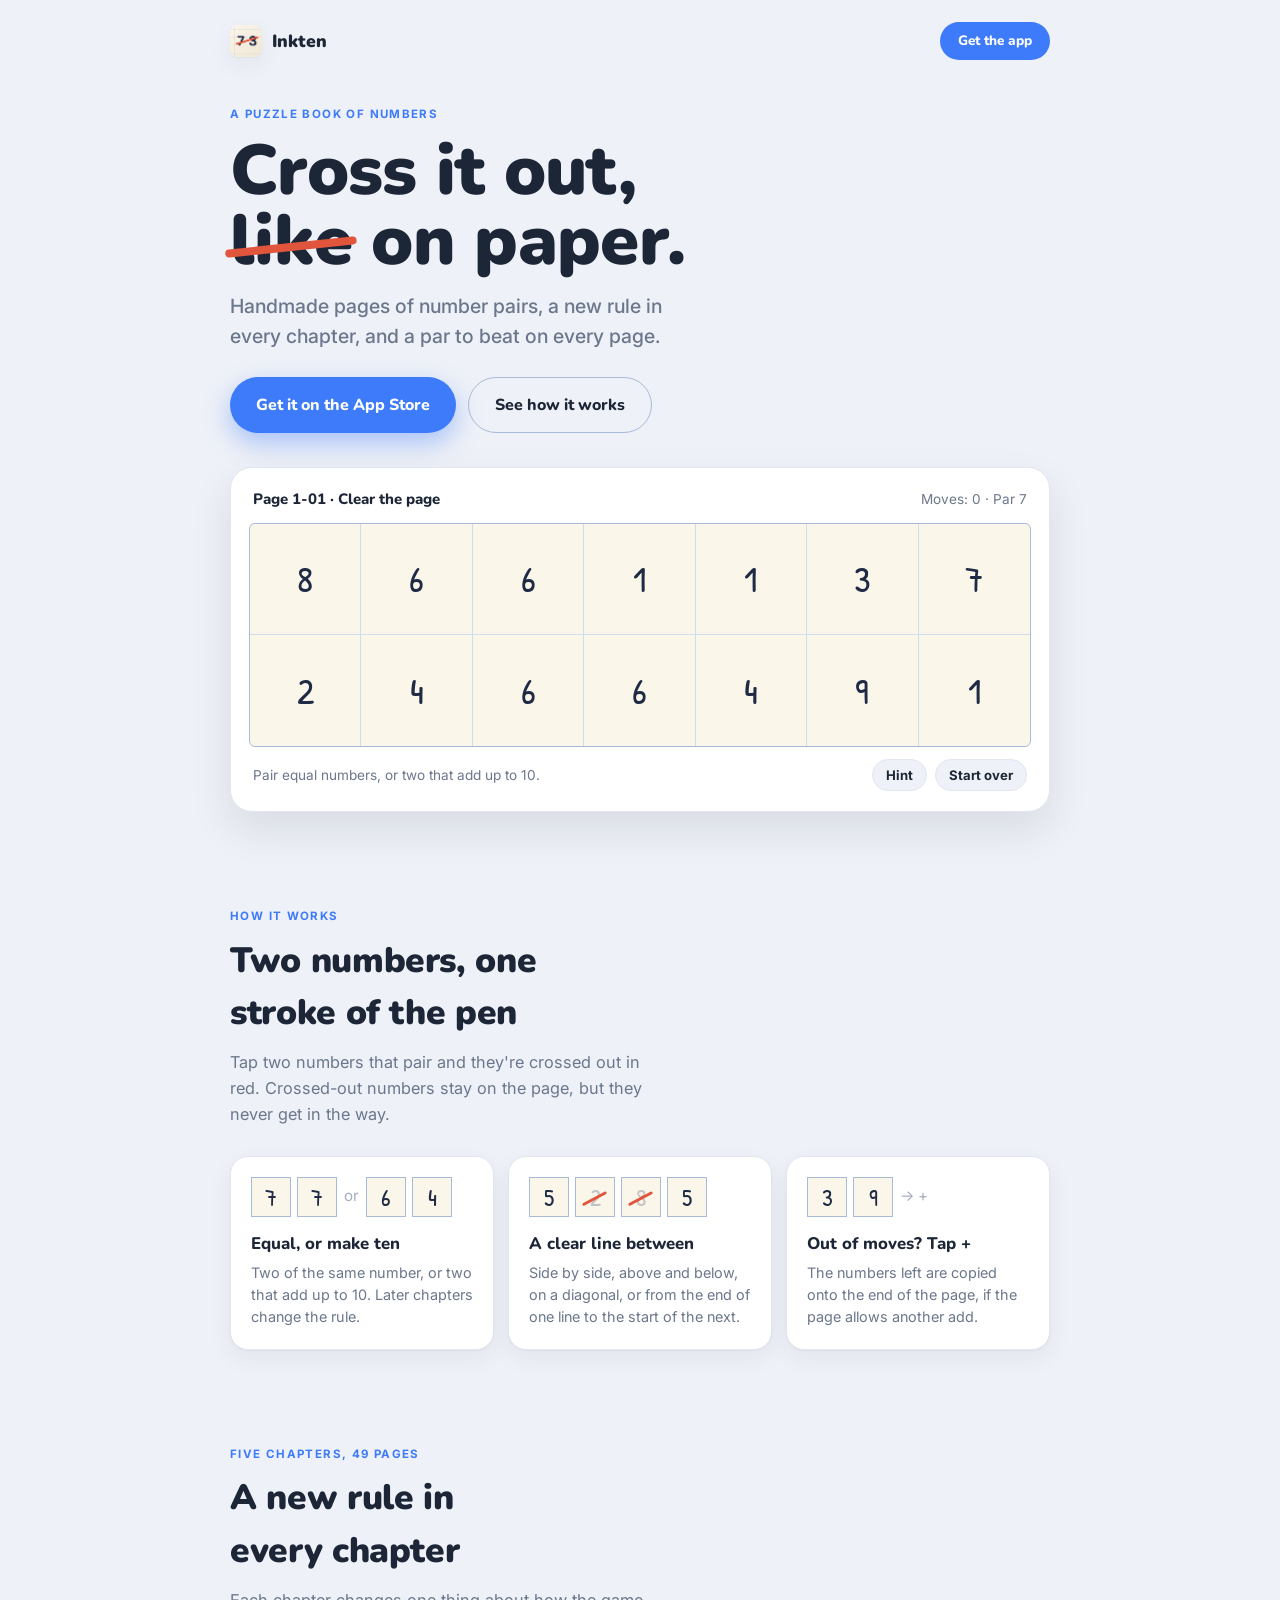
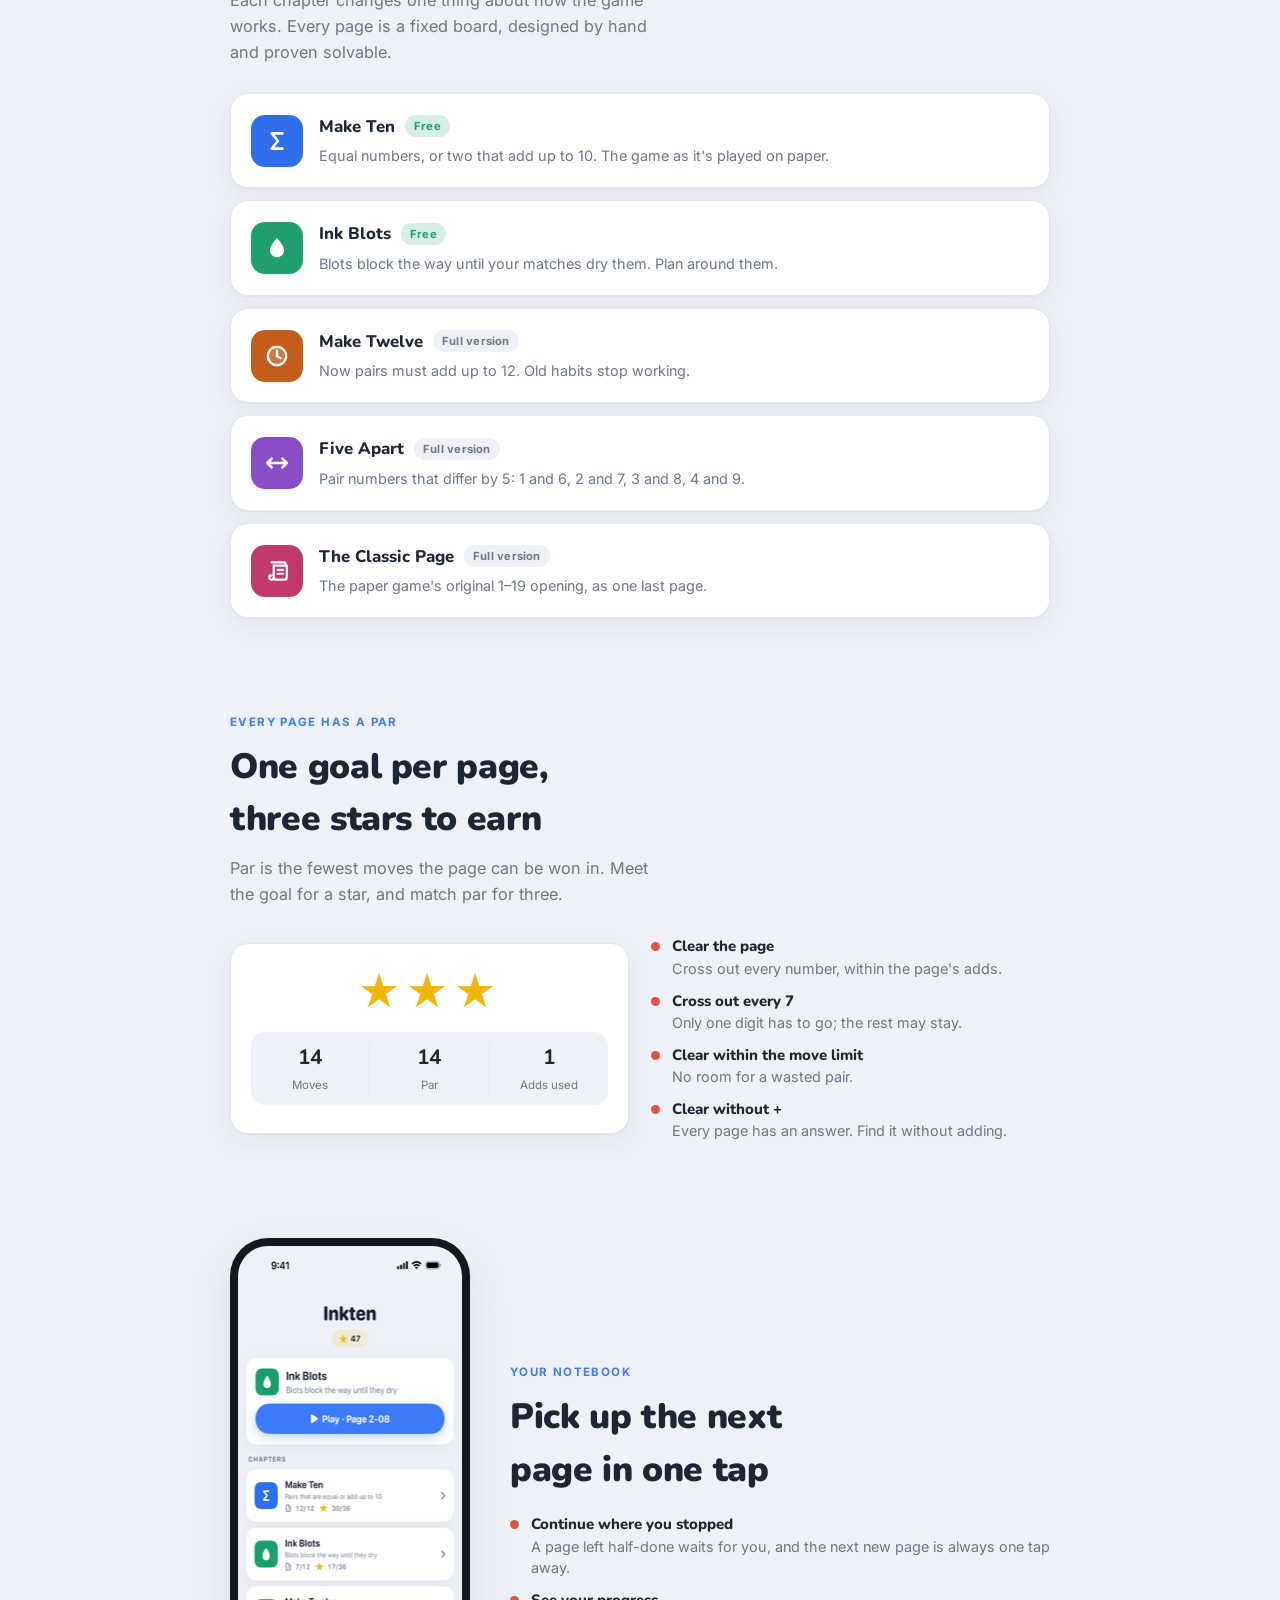
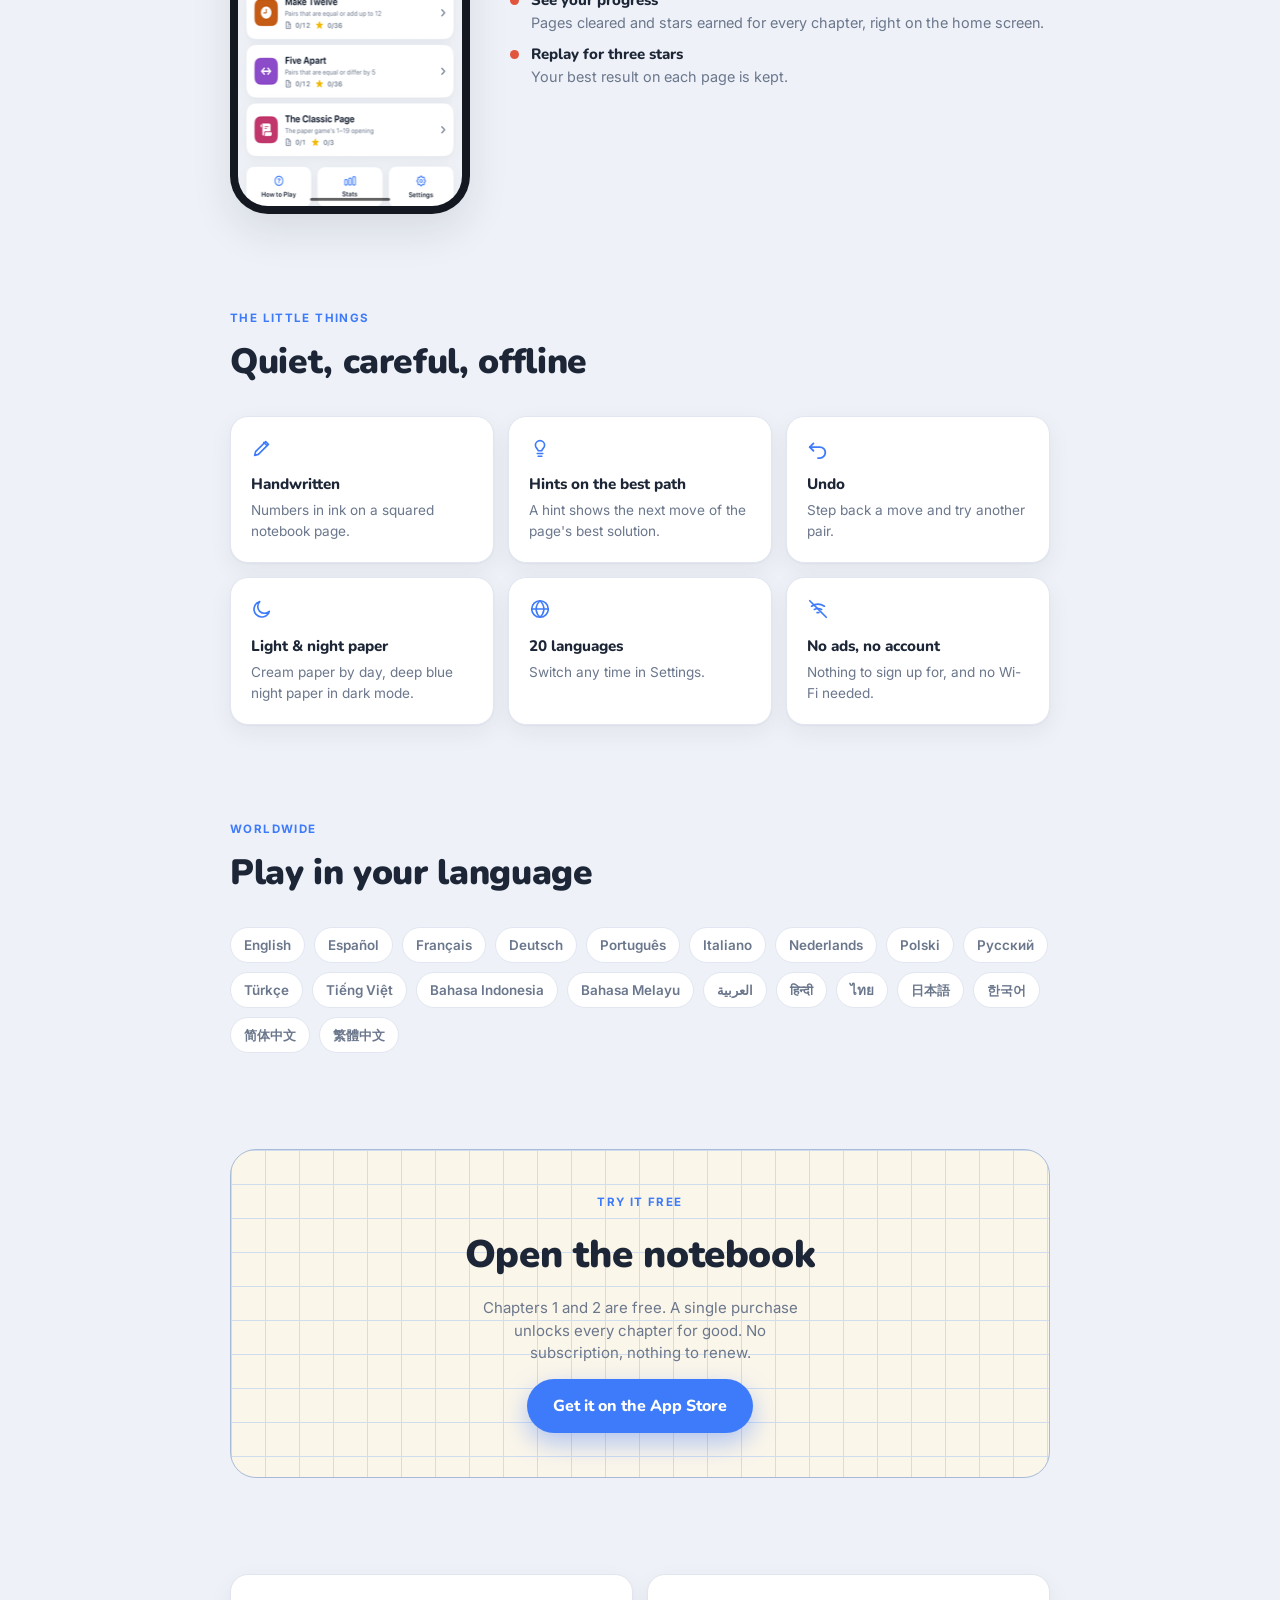
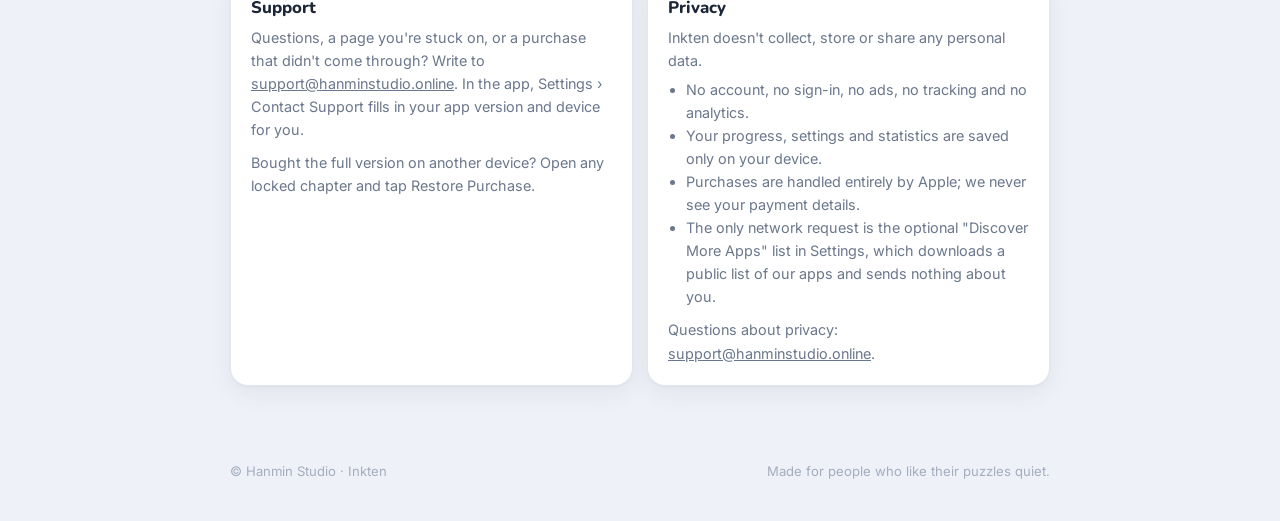
<file: number-match/index.html>
<!doctype html>
<html lang="en">
<head>
<meta charset="utf-8">
<meta name="viewport" content="width=device-width,initial-scale=1,viewport-fit=cover">
<title>Inkten — A puzzle book of numbers</title>
<meta name="description" content="Inkten is a book of handmade number puzzles: pair numbers, cross them out in red ink, and beat par on every page. Chapters 1 and 2 are free.">
<link rel="icon" href="icon.png">
<link rel="apple-touch-icon" href="icon.png">
<link rel="preconnect" href="https://fonts.googleapis.com">
<link rel="preconnect" href="https://fonts.gstatic.com" crossorigin>
<link href="https://fonts.googleapis.com/css2?family=Nunito:wght@700;800;900&family=Inter:wght@400;500;600;700&family=Patrick+Hand&display=swap" rel="stylesheet">
<style>
  :root{
    --bg:#EEF1F7;
    --paper:#FBF6EA;
    --card:#FFFFFF;
    --ink:#1D2636;
    --ink-soft:#6B778C;
    --ink-faint:#A4ADBF;
    --line:#E1E6F0;
    --rule:#CFDDEF;
    --rule-border:#A7BBD8;
    --pen:#1F2A44;
    --pen-alt:#2E62C2;
    --ghost:#C2C3C4;
    --red:#E2553D;
    --highlight:#FFE37A;
    --accent:#3E7BFA;
    --accent-ink:#FFFFFF;
    --gold:#F2B705;
    --gold-bg:#FBEBC7;
    --c1:#2F6FED; --c2:#1F9E6E; --c3:#C45C1C; --c4:#8B4CC8; --c5:#C03A6B;
    --shadow-1:0 1px 2px rgba(29,38,54,.04),0 8px 24px rgba(29,38,54,.06);
    --shadow-2:0 18px 40px rgba(29,38,54,.10);
    color-scheme:light;
  }
  @media (prefers-color-scheme: dark){
    :root:not([data-theme="light"]){
      --bg:#0E1118; --paper:#1A2130; --card:#181D26;
      --ink:#F2F5FB; --ink-soft:#939EB4; --ink-faint:#5B6479;
      --line:#2C3546; --rule:#2D3A52; --rule-border:#3C4C68;
      --pen:#E6ECF7; --pen-alt:#8FB6F4; --ghost:#455066;
      --red:#FF7A66; --highlight:#6A561A;
      --accent:#5B8CFF; --accent-ink:#0E1118;
      --gold:#FFD23D; --gold-bg:#3A3013;
      --c1:#6E9EFF; --c2:#4BD09B; --c3:#F29A5B; --c4:#B98CF0; --c5:#F07AA8;
      --shadow-1:0 1px 2px rgba(0,0,0,.3),0 8px 24px rgba(0,0,0,.35);
      --shadow-2:0 18px 40px rgba(0,0,0,.45);
      color-scheme:dark;
    }
  }
  :root[data-theme="dark"]{
    --bg:#0E1118; --paper:#1A2130; --card:#181D26;
    --ink:#F2F5FB; --ink-soft:#939EB4; --ink-faint:#5B6479;
    --line:#2C3546; --rule:#2D3A52; --rule-border:#3C4C68;
    --pen:#E6ECF7; --pen-alt:#8FB6F4; --ghost:#455066;
    --red:#FF7A66; --highlight:#6A561A;
    --accent:#5B8CFF; --accent-ink:#0E1118;
    --gold:#FFD23D; --gold-bg:#3A3013;
    --c1:#6E9EFF; --c2:#4BD09B; --c3:#F29A5B; --c4:#B98CF0; --c5:#F07AA8;
    --shadow-1:0 1px 2px rgba(0,0,0,.3),0 8px 24px rgba(0,0,0,.35);
    --shadow-2:0 18px 40px rgba(0,0,0,.45);
    color-scheme:dark;
  }

  *{box-sizing:border-box}
  html{scroll-behavior:smooth}
  body{
    margin:0;background:var(--bg);color:var(--ink);
    font:15px/1.5 'Inter',-apple-system,BlinkMacSystemFont,'Segoe UI',sans-serif;
    padding-inline:16px;
    padding-top:env(safe-area-inset-top,0px);padding-bottom:env(safe-area-inset-bottom,0px);
    -webkit-font-smoothing:antialiased;
  }
  .wrap{max-width:820px;margin:0 auto}
  h1,h2,h3,h4{margin:0;text-wrap:balance}
  p{margin:0}
  a{color:inherit}
  img{max-width:100%;display:block}
  .display{font-family:'Nunito',-apple-system,sans-serif;font-weight:900;letter-spacing:-.01em}
  .hand{font-family:'Patrick Hand','Comic Sans MS',cursive}
  .eyebrow{font-weight:700;font-size:.72rem;letter-spacing:.12em;text-transform:uppercase;color:var(--accent)}

  /* nav */
  .nav{display:flex;align-items:center;justify-content:space-between;padding-block:22px}
  .brand{display:flex;align-items:center;gap:10px;font-family:'Nunito';font-weight:900;font-size:1.1rem;text-decoration:none}
  .brand img{width:32px;height:32px;border-radius:8px;box-shadow:var(--shadow-1)}
  .store-mini{
    font-family:'Nunito';font-weight:800;font-size:.85rem;text-decoration:none;
    background:var(--accent);color:var(--accent-ink);padding:9px 18px;border-radius:999px;
  }

  /* buttons */
  .cta-row{display:flex;flex-wrap:wrap;gap:12px;margin-top:26px}
  .btn{
    font-family:'Nunito';font-weight:800;font-size:1rem;text-decoration:none;
    padding:15px 26px;border-radius:999px;display:inline-flex;align-items:center;gap:8px;
    transition:transform .15s ease;
  }
  .btn:focus-visible,.cell:focus-visible{outline:3px solid var(--accent);outline-offset:2px}
  .btn-primary{background:var(--accent);color:var(--accent-ink);box-shadow:0 10px 26px color-mix(in srgb,var(--accent) 40%,transparent)}
  .btn-primary:hover{transform:translateY(-2px)}
  .btn-ghost{color:var(--ink);border:1.5px solid var(--rule-border)}
  .btn-ghost:hover{border-color:var(--accent);color:var(--accent)}

  /* hero */
  .hero{display:grid;gap:34px;padding-block:24px 48px}
  .hero h1{font-size:clamp(2.5rem,8.5vw,4.4rem);line-height:1;margin-top:12px}
  .hero h1 .strike{position:relative;white-space:nowrap}
  .hero h1 .strike::after{
    content:"";position:absolute;left:-4%;right:-4%;top:52%;height:.12em;border-radius:99px;
    background:var(--red);transform:rotate(-6deg);
  }
  .hero .tag{margin-top:16px;font-size:clamp(1.05rem,2.6vw,1.22rem);color:var(--ink-soft);max-width:36ch;font-weight:500}

  /* notebook demo */
  .notebook{
    background:var(--card);border-radius:22px;padding:18px;box-shadow:var(--shadow-2);
    border:1px solid var(--line);
  }
  .nb-head{display:flex;justify-content:space-between;align-items:baseline;gap:12px;padding:2px 4px 12px;flex-wrap:wrap}
  .nb-title{font-family:'Nunito';font-weight:800}
  .nb-status{font-size:.85rem;color:var(--ink-soft)}
  .board{
    display:grid;grid-template-columns:repeat(7,1fr);
    background:var(--paper);border:1.5px solid var(--rule-border);border-radius:6px;overflow:hidden;
  }
  .cell{
    position:relative;aspect-ratio:1;display:flex;align-items:center;justify-content:center;
    border-right:1px solid var(--rule);border-bottom:1px solid var(--rule);
    font-family:'Patrick Hand',cursive;font-size:clamp(1.5rem,6.4vw,2.3rem);color:var(--pen);
    background:transparent;cursor:pointer;user-select:none;-webkit-tap-highlight-color:transparent;
    padding:0;border-top:0;border-left:0;
  }
  .cell:nth-child(7n){border-right:none}
  .cell.row-last{border-bottom:none}
  .cell.alt{color:var(--pen-alt)}
  .cell.selected{background:var(--highlight)}
  .cell.hint{background:color-mix(in srgb,var(--gold) 35%,transparent)}
  .cell.done{color:var(--ghost);cursor:default}
  .cell svg{position:absolute;inset:18% 16%;width:68%;height:64%;overflow:visible;pointer-events:none}
  .cell svg path{stroke:var(--red);stroke-width:7;stroke-linecap:round;fill:none;stroke-dasharray:120;stroke-dashoffset:0;animation:draw .25s ease-out}
  @keyframes draw{from{stroke-dashoffset:120}}
  .cell.shake{animation:shake .32s ease}
  @keyframes shake{25%{transform:translateX(-4px)}75%{transform:translateX(4px)}}
  .nb-foot{display:flex;justify-content:space-between;align-items:center;gap:10px;padding:12px 4px 2px;flex-wrap:wrap}
  .nb-rule{font-size:.85rem;color:var(--ink-soft)}
  .nb-actions{display:flex;gap:8px}
  .chip-btn{
    font:700 .82rem 'Inter',sans-serif;color:var(--ink);background:var(--bg);border:1px solid var(--line);
    padding:7px 13px;border-radius:999px;cursor:pointer;
  }
  .chip-btn:hover{border-color:var(--accent);color:var(--accent)}
  .stars{color:var(--gold);letter-spacing:2px}

  /* sections */
  section{padding-block:48px}
  .section-head{max-width:48ch;margin-bottom:28px}
  .section-head h2{font-size:clamp(1.6rem,4.4vw,2.2rem);margin-top:8px}
  .section-head p{color:var(--ink-soft);margin-top:10px;font-size:1.02rem;line-height:1.6}
  .grid3{display:grid;gap:14px;grid-template-columns:repeat(3,1fr)}
  .card{background:var(--card);border-radius:18px;padding:20px;box-shadow:var(--shadow-1);border:1px solid var(--line)}
  .card h3{font-family:'Nunito';font-weight:800;font-size:1.05rem}
  .card p{font-size:.9rem;color:var(--ink-soft);margin-top:6px;line-height:1.55}

  /* rule cards */
  .mini{display:flex;gap:6px;align-items:center;margin-bottom:14px;flex-wrap:wrap}
  .mini span{
    width:40px;height:40px;display:flex;align-items:center;justify-content:center;
    background:var(--paper);border:1px solid var(--rule-border);
    font-family:'Patrick Hand',cursive;font-size:1.5rem;color:var(--pen);
  }
  .mini span.x{color:var(--ghost);position:relative}
  .mini span.x::after{content:"";position:absolute;left:14%;right:14%;top:50%;height:3px;border-radius:9px;background:var(--red);transform:rotate(-28deg)}
  .mini span.blank{background:transparent;border-color:transparent;width:auto;font-family:'Inter';font-size:.95rem;color:var(--ink-faint)}

  /* chapters */
  .chapters{display:grid;gap:12px}
  .chapter{display:flex;gap:16px;align-items:center}
  .badge{
    flex:none;width:52px;height:52px;border-radius:14px;color:#fff;
    display:flex;align-items:center;justify-content:center;
  }
  .badge svg{width:26px;height:26px}
  .chapter h3{display:flex;gap:10px;align-items:center;flex-wrap:wrap}
  .pill{font:700 .7rem 'Inter',sans-serif;padding:4px 9px;border-radius:999px;background:var(--bg);color:var(--ink-soft);letter-spacing:.02em}
  .pill.free{background:color-mix(in srgb,var(--c2) 18%,transparent);color:var(--c2)}

  /* par */
  .par{display:grid;grid-template-columns:1fr 1fr;gap:22px;align-items:center}
  .par-card{text-align:center;padding:28px 20px}
  .par-stars{font-size:2.6rem;color:var(--gold);letter-spacing:6px;line-height:1}
  .par-stars .off{color:var(--line)}
  .par-row{display:flex;justify-content:center;gap:0;margin-top:18px;background:var(--bg);border-radius:14px;padding:10px 0}
  .par-row div{flex:1;border-right:1px solid var(--line)}
  .par-row div:last-child{border:none}
  .par-row b{display:block;font-family:'Nunito';font-size:1.3rem}
  .par-row small{color:var(--ink-soft);font-size:.72rem}
  .goals{display:grid;gap:10px;list-style:none;margin:0;padding:0}
  .goals li{display:flex;gap:12px;align-items:flex-start}
  .goals li::before{content:"";flex:none;width:9px;height:9px;border-radius:50%;background:var(--red);margin-top:7px}
  .goals strong{font-family:'Nunito';font-weight:800}
  .goals p{color:var(--ink-soft);font-size:.9rem}

  /* showcase */
  .showcase{display:grid;grid-template-columns:240px 1fr;gap:40px;align-items:center}
  .phone{border-radius:38px;padding:8px;background:#141821;box-shadow:var(--shadow-2)}
  .phone img{border-radius:30px;width:100%}

  /* features */
  .feature .ic{color:var(--accent);margin-bottom:8px}
  .feature h4{font-family:'Nunito';font-weight:800;font-size:.95rem}
  .feature p{font-size:.85rem;color:var(--ink-soft);margin-top:4px}

  .langs{display:flex;flex-wrap:wrap;gap:9px}
  .lang-pill{font-size:.84rem;font-weight:600;color:var(--ink-soft);background:var(--card);border:1px solid var(--line);padding:7px 13px;border-radius:999px}

  .footer-cta{
    background:var(--paper);border:1.5px solid var(--rule-border);border-radius:26px;
    padding:44px 28px;text-align:center;display:grid;justify-items:center;gap:14px;
    background-image:linear-gradient(var(--rule) 1px,transparent 1px),linear-gradient(90deg,var(--rule) 1px,transparent 1px);
    background-size:34px 34px;
  }
  .footer-cta h2{font-size:clamp(1.7rem,5vw,2.4rem)}
  .footer-cta p{color:var(--ink-soft);max-width:38ch}

  .fine{display:grid;gap:14px;grid-template-columns:1fr 1fr}
  .fine h3{font-family:'Nunito';font-weight:800;font-size:1.05rem;margin-bottom:6px}
  .fine p,.fine li{color:var(--ink-soft);font-size:.9rem;line-height:1.6}
  .fine ul{margin:6px 0 0;padding-left:18px}

  footer{padding-block:28px 40px;display:flex;justify-content:space-between;flex-wrap:wrap;gap:10px;color:var(--ink-faint);font-size:.82rem}

  @media (max-width:700px){
    .grid3,.par,.fine{grid-template-columns:1fr}
    .showcase{grid-template-columns:1fr;justify-items:center}
    .phone{width:220px}
  }
  @media (prefers-reduced-motion: reduce){
    html{scroll-behavior:auto}
    .btn,.cell{transition:none!important;animation:none!important}
    .cell svg path{animation:none}
  }
</style>
</head>
<body>
<div class="wrap">

  <nav class="nav">
    <a class="brand" href="#top" aria-label="Inkten"><img src="icon.png" alt=""><span>Inkten</span></a>
    <a class="store-mini" href="#get">Get the app</a>
  </nav>

  <section class="hero" id="top">
    <div>
      <div class="eyebrow">A puzzle book of numbers</div>
      <h1 class="display">Cross it out, <span class="strike">like</span> on paper.</h1>
      <p class="tag">Handmade pages of number pairs, a new rule in every chapter, and a par to beat on every page.</p>
      <div class="cta-row">
        <a class="btn btn-primary" href="#get">Get it on the App Store</a>
        <a class="btn btn-ghost" href="#how">See how it works</a>
      </div>
    </div>

    <div class="notebook" aria-labelledby="demoTitle">
      <div class="nb-head">
        <span class="nb-title" id="demoTitle">Page 1-01 · Clear the page</span>
        <span class="nb-status" id="status" aria-live="polite">Moves: 0 · Par 7</span>
      </div>
      <div class="board" id="board" role="group" aria-label="Playable page: tap two numbers that pair"></div>
      <div class="nb-foot">
        <span class="nb-rule">Pair equal numbers, or two that add up to 10.</span>
        <span class="nb-actions">
          <button class="chip-btn" type="button" id="hintBtn">Hint</button>
          <button class="chip-btn" type="button" id="resetBtn">Start over</button>
        </span>
      </div>
    </div>
  </section>

  <section id="how">
    <div class="section-head">
      <div class="eyebrow">How it works</div>
      <h2 class="display">Two numbers, one stroke of the pen</h2>
      <p>Tap two numbers that pair and they're crossed out in red. Crossed-out numbers stay on the page, but they never get in the way.</p>
    </div>
    <div class="grid3">
      <div class="card">
        <div class="mini" aria-hidden="true"><span>7</span><span>7</span><span class="blank">or</span><span>6</span><span>4</span></div>
        <h3>Equal, or make ten</h3>
        <p>Two of the same number, or two that add up to 10. Later chapters change the rule.</p>
      </div>
      <div class="card">
        <div class="mini" aria-hidden="true"><span>5</span><span class="x">2</span><span class="x">8</span><span>5</span></div>
        <h3>A clear line between</h3>
        <p>Side by side, above and below, on a diagonal, or from the end of one line to the start of the next.</p>
      </div>
      <div class="card">
        <div class="mini" aria-hidden="true"><span>3</span><span>9</span><span class="blank">→ +</span></div>
        <h3>Out of moves? Tap +</h3>
        <p>The numbers left are copied onto the end of the page, if the page allows another add.</p>
      </div>
    </div>
  </section>

  <section id="chapters">
    <div class="section-head">
      <div class="eyebrow">Five chapters, 49 pages</div>
      <h2 class="display">A new rule in every chapter</h2>
      <p>Each chapter changes one thing about how the game works. Every page is a fixed board, designed by hand and proven solvable.</p>
    </div>
    <div class="chapters">
      <div class="card chapter">
        <div class="badge" style="background:var(--c1)" aria-hidden="true">
          <svg viewBox="0 0 24 24" fill="none" stroke="#fff" stroke-width="2.4" stroke-linecap="round" stroke-linejoin="round"><path d="M17 5H7l6 7-6 7h10"/></svg>
        </div>
        <div><h3>Make Ten <span class="pill free">Free</span></h3><p>Equal numbers, or two that add up to 10. The game as it's played on paper.</p></div>
      </div>
      <div class="card chapter">
        <div class="badge" style="background:var(--c2)" aria-hidden="true">
          <svg viewBox="0 0 24 24" fill="#fff"><path d="M12 2.5c3.6 4.6 6.5 8.2 6.5 11.7A6.5 6.5 0 0 1 5.5 14.2C5.5 10.7 8.4 7.1 12 2.5z"/></svg>
        </div>
        <div><h3>Ink Blots <span class="pill free">Free</span></h3><p>Blots block the way until your matches dry them. Plan around them.</p></div>
      </div>
      <div class="card chapter">
        <div class="badge" style="background:var(--c3)" aria-hidden="true">
          <svg viewBox="0 0 24 24" fill="none" stroke="#fff" stroke-width="2.2" stroke-linecap="round"><circle cx="12" cy="12" r="8.5" fill="#fff" fill-opacity=".18"/><path d="M12 7v5l3.5 2"/></svg>
        </div>
        <div><h3>Make Twelve <span class="pill">Full version</span></h3><p>Now pairs must add up to 12. Old habits stop working.</p></div>
      </div>
      <div class="card chapter">
        <div class="badge" style="background:var(--c4)" aria-hidden="true">
          <svg viewBox="0 0 24 24" fill="none" stroke="#fff" stroke-width="2.4" stroke-linecap="round" stroke-linejoin="round"><path d="M3 12h18M7 8l-4 4 4 4M17 8l4 4-4 4"/></svg>
        </div>
        <div><h3>Five Apart <span class="pill">Full version</span></h3><p>Pair numbers that differ by 5: 1 and 6, 2 and 7, 3 and 8, 4 and 9.</p></div>
      </div>
      <div class="card chapter">
        <div class="badge" style="background:var(--c5)" aria-hidden="true">
          <svg viewBox="0 0 24 24" fill="none" stroke="#fff" stroke-width="2" stroke-linecap="round" stroke-linejoin="round"><path d="M7 4h11a2 2 0 0 1 2 2v1H9"/><path d="M9 7v11a2 2 0 0 1-4 0v-2h2"/><path d="M9 18a2 2 0 0 0 2 2h8a2 2 0 0 0 2-2V7"/><path d="M12.5 11h5M12.5 14.5h5"/></svg>
        </div>
        <div><h3>The Classic Page <span class="pill">Full version</span></h3><p>The paper game's original 1–19 opening, as one last page.</p></div>
      </div>
    </div>
  </section>

  <section id="par">
    <div class="section-head">
      <div class="eyebrow">Every page has a par</div>
      <h2 class="display">One goal per page, three stars to earn</h2>
      <p>Par is the fewest moves the page can be won in. Meet the goal for a star, and match par for three.</p>
    </div>
    <div class="par">
      <div class="card par-card">
        <div class="par-stars" aria-label="3 of 3 stars">★★★</div>
        <div class="par-row">
          <div><b>14</b><small>Moves</small></div>
          <div><b>14</b><small>Par</small></div>
          <div><b>1</b><small>Adds used</small></div>
        </div>
      </div>
      <ul class="goals">
        <li><div><strong>Clear the page</strong><p>Cross out every number, within the page's adds.</p></div></li>
        <li><div><strong>Cross out every 7</strong><p>Only one digit has to go; the rest may stay.</p></div></li>
        <li><div><strong>Clear within the move limit</strong><p>No room for a wasted pair.</p></div></li>
        <li><div><strong>Clear without +</strong><p>Every page has an answer. Find it without adding.</p></div></li>
      </ul>
    </div>
  </section>

  <section id="showcase">
    <div class="showcase">
      <div class="phone"><img src="home.png" alt="Inkten home screen: a Continue card for the next page, then the five chapters with pages cleared and stars earned" width="257" height="560"></div>
      <div>
        <div class="section-head" style="margin-bottom:18px">
          <div class="eyebrow">Your notebook</div>
          <h2 class="display">Pick up the next page in one tap</h2>
        </div>
        <ul class="goals">
          <li><div><strong>Continue where you stopped</strong><p>A page left half-done waits for you, and the next new page is always one tap away.</p></div></li>
          <li><div><strong>See your progress</strong><p>Pages cleared and stars earned for every chapter, right on the home screen.</p></div></li>
          <li><div><strong>Replay for three stars</strong><p>Your best result on each page is kept.</p></div></li>
        </ul>
      </div>
    </div>
  </section>

  <section id="features">
    <div class="section-head">
      <div class="eyebrow">The little things</div>
      <h2 class="display">Quiet, careful, offline</h2>
    </div>
    <div class="grid3">
      <div class="card feature"><div class="ic"><svg viewBox="0 0 24 24" width="22" height="22" fill="none" stroke="currentColor" stroke-width="1.8" stroke-linecap="round" stroke-linejoin="round"><path d="M4 20l4-1 11-11-3-3L5 16z"/><path d="M14 6l3 3"/></svg></div><h4>Handwritten</h4><p>Numbers in ink on a squared notebook page.</p></div>
      <div class="card feature"><div class="ic"><svg viewBox="0 0 24 24" width="22" height="22" fill="none" stroke="currentColor" stroke-width="1.8" stroke-linecap="round" stroke-linejoin="round"><path d="M9 18h6M10 21h4M7 9a5 5 0 1 1 10 0c0 2-1.2 3.1-2 4-.6.7-1 1.3-1 2h-4c0-.7-.4-1.3-1-2-.8-.9-2-2-2-4z"/></svg></div><h4>Hints on the best path</h4><p>A hint shows the next move of the page's best solution.</p></div>
      <div class="card feature"><div class="ic"><svg viewBox="0 0 24 24" width="22" height="22" fill="none" stroke="currentColor" stroke-width="2" stroke-linecap="round" stroke-linejoin="round"><path d="M7 7L3 11l4 4"/><path d="M3 11h11a6 6 0 0 1 0 12h-2"/></svg></div><h4>Undo</h4><p>Step back a move and try another pair.</p></div>
      <div class="card feature"><div class="ic"><svg viewBox="0 0 24 24" width="22" height="22" fill="none" stroke="currentColor" stroke-width="1.8" stroke-linecap="round" stroke-linejoin="round"><path d="M20 14.5A8.5 8.5 0 1 1 9.5 4a7 7 0 0 0 10.5 10.5z"/></svg></div><h4>Light &amp; night paper</h4><p>Cream paper by day, deep blue night paper in dark mode.</p></div>
      <div class="card feature"><div class="ic"><svg viewBox="0 0 24 24" width="22" height="22" fill="none" stroke="currentColor" stroke-width="1.8" stroke-linecap="round" stroke-linejoin="round"><circle cx="12" cy="12" r="9"/><path d="M3 12h18M12 3c2.8 2.6 4.2 5.7 4.2 9s-1.4 6.4-4.2 9c-2.8-2.6-4.2-5.7-4.2-9S9.2 5.6 12 3z"/></svg></div><h4>20 languages</h4><p>Switch any time in Settings.</p></div>
      <div class="card feature"><div class="ic"><svg viewBox="0 0 24 24" width="22" height="22" fill="none" stroke="currentColor" stroke-width="1.8" stroke-linecap="round" stroke-linejoin="round"><path d="M5 9a13 13 0 0 1 14 0M8 12.5a8.5 8.5 0 0 1 8 0M11 16a4 4 0 0 1 2 0"/><path d="M3 3l18 18"/></svg></div><h4>No ads, no account</h4><p>Nothing to sign up for, and no Wi-Fi needed.</p></div>
    </div>
  </section>

  <section id="langs">
    <div class="section-head">
      <div class="eyebrow">Worldwide</div>
      <h2 class="display">Play in your language</h2>
    </div>
    <div class="langs">
      <span class="lang-pill">English</span><span class="lang-pill">Español</span><span class="lang-pill">Français</span>
      <span class="lang-pill">Deutsch</span><span class="lang-pill">Português</span><span class="lang-pill">Italiano</span>
      <span class="lang-pill">Nederlands</span><span class="lang-pill">Polski</span><span class="lang-pill">Русский</span>
      <span class="lang-pill">Türkçe</span><span class="lang-pill">Tiếng Việt</span><span class="lang-pill">Bahasa Indonesia</span>
      <span class="lang-pill">Bahasa Melayu</span><span class="lang-pill" lang="ar" dir="rtl">العربية</span><span class="lang-pill">हिन्दी</span>
      <span class="lang-pill">ไทย</span><span class="lang-pill">日本語</span><span class="lang-pill">한국어</span>
      <span class="lang-pill">简体中文</span><span class="lang-pill">繁體中文</span>
    </div>
  </section>

  <section id="get">
    <div class="footer-cta">
      <div class="eyebrow">Try it free</div>
      <h2 class="display">Open the notebook</h2>
      <p>Chapters 1 and 2 are free. A single purchase unlocks every chapter for good. No subscription, nothing to renew.</p>
      <a class="btn btn-primary" href="#get">Get it on the App Store</a>
    </div>
  </section>

  <section id="support">
    <div class="fine">
      <div class="card">
        <h3>Support</h3>
        <p>Questions, a page you're stuck on, or a purchase that didn't come through? Write to <a href="mailto:support@hanminstudio.online">support@hanminstudio.online</a>. In the app, Settings › Contact Support fills in your app version and device for you.</p>
        <p style="margin-top:10px">Bought the full version on another device? Open any locked chapter and tap Restore Purchase.</p>
      </div>
      <div class="card" id="privacy">
        <h3>Privacy</h3>
        <p>Inkten doesn't collect, store or share any personal data.</p>
        <ul>
          <li>No account, no sign-in, no ads, no tracking and no analytics.</li>
          <li>Your progress, settings and statistics are saved only on your device.</li>
          <li>Purchases are handled entirely by Apple; we never see your payment details.</li>
          <li>The only network request is the optional "Discover More Apps" list in Settings, which downloads a public list of our apps and sends nothing about you.</li>
        </ul>
        <p style="margin-top:10px">Questions about privacy: <a href="mailto:support@hanminstudio.online">support@hanminstudio.online</a>.</p>
      </div>
    </div>
  </section>

  <footer>
    <span>© Hanmin Studio · Inkten</span>
    <span>Made for people who like their puzzles quiet.</span>
  </footer>
</div>

<script>
(function(){
  "use strict";
  // The app's real page 1-01: make ten, clear the page, no adds, par 7. Rules as in the app: a
  // pair is equal or sums to 10, and must reach along a row (wrapping to the next line), a
  // column or a diagonal with only crossed-out numbers between.
  var START = [8,6,6,1,1,3,7, 2,4,6,6,4,9,1];
  var COLS = 7, PAR = 7;
  var values, done, selected, moves;
  var board = document.getElementById("board");
  var status = document.getElementById("status");
  var reduceMotion = window.matchMedia && matchMedia("(prefers-reduced-motion: reduce)").matches;

  function pairs(a, b){ return a === b || a + b === 10; }
  function clearBetween(lo, hi, step){
    for (var k = lo + step; k < hi; k += step){ if (!done[k]) return false; }
    return true;
  }
  function connected(i, j){
    var lo = Math.min(i, j), hi = Math.max(i, j);
    if (clearBetween(lo, hi, 1)) return true;
    var r1 = Math.floor(lo / COLS), c1 = lo % COLS, r2 = Math.floor(hi / COLS), c2 = hi % COLS;
    if (c1 === c2 && clearBetween(lo, hi, COLS)) return true;
    var dr = r2 - r1, dc = c2 - c1;
    if (dr > 0 && Math.abs(dc) === dr) return clearBetween(lo, hi, dc > 0 ? COLS + 1 : COLS - 1);
    return false;
  }
  function legal(i, j){ return i !== j && !done[i] && !done[j] && pairs(values[i], values[j]) && connected(i, j); }
  function anyMove(){
    for (var i = 0; i < values.length; i++) for (var j = i + 1; j < values.length; j++) if (legal(i, j)) return [i, j];
    return null;
  }
  // Depth-first search for a full clear from here, so the hint follows a winning line.
  function solve(){
    var left = done.filter(function(d){ return !d; }).length;
    if (left === 0) return [];
    for (var i = 0; i < values.length; i++) for (var j = i + 1; j < values.length; j++){
      if (!legal(i, j)) continue;
      done[i] = done[j] = true;
      var rest = solve();
      done[i] = done[j] = false;
      if (rest) return [[i, j]].concat(rest);
    }
    return null;
  }

  function strike(){
    var ns = "http://www.w3.org/2000/svg";
    var svg = document.createElementNS(ns, "svg");
    svg.setAttribute("viewBox", "0 0 100 60");
    var path = document.createElementNS(ns, "path");
    path.setAttribute("d", "M2 56 Q 58 40 98 4");
    svg.appendChild(path);
    return svg;
  }

  function render(hint){
    board.innerHTML = "";
    values.forEach(function(v, i){
      var b = document.createElement("button");
      b.type = "button";
      b.className = "cell" + (i >= values.length - COLS ? " row-last" : "");
      b.textContent = v;
      if (done[i]){ b.classList.add("done"); b.appendChild(strike()); b.setAttribute("aria-label", v + ", crossed out"); b.tabIndex = -1; }
      else { b.setAttribute("aria-label", "" + v); }
      if (selected === i) b.classList.add("selected");
      if (hint && hint.indexOf(i) !== -1) b.classList.add("hint");
      b.addEventListener("click", function(){ tap(i); });
      board.appendChild(b);
    });
    var left = done.filter(function(d){ return !d; }).length;
    if (left === 0){
      var stars = moves <= PAR ? 3 : moves <= PAR + 2 ? 2 : 1;
      status.innerHTML = 'Cleared in ' + moves + ' moves <span class="stars">' + "★★★".slice(0, stars) + "</span>";
    } else if (!anyMove()){
      status.textContent = "No moves left — start over";
    } else {
      status.textContent = "Moves: " + moves + " · Par " + PAR;
    }
  }

  function tap(i){
    if (done[i]) return;
    if (selected === null){ selected = i; render(); return; }
    if (selected === i){ selected = null; render(); return; }
    var first = selected;
    selected = null;
    if (legal(first, i)){
      done[first] = done[i] = true;
      moves++;
      render();
    } else {
      render();
      [first, i].forEach(function(k){
        var cell = board.children[k];
        if (!reduceMotion){ cell.classList.add("shake"); setTimeout(function(){ cell.classList.remove("shake"); }, 340); }
      });
    }
  }

  function reset(){
    values = START.slice();
    done = values.map(function(){ return false; });
    selected = null;
    moves = 0;
    render();
  }

  document.getElementById("resetBtn").addEventListener("click", reset);
  document.getElementById("hintBtn").addEventListener("click", function(){
    var line = solve();
    var next = line && line.length ? line[0] : anyMove();
    selected = null;
    render(next || undefined);
  });
  reset();
})();
</script>
</body>
</html>
</file>
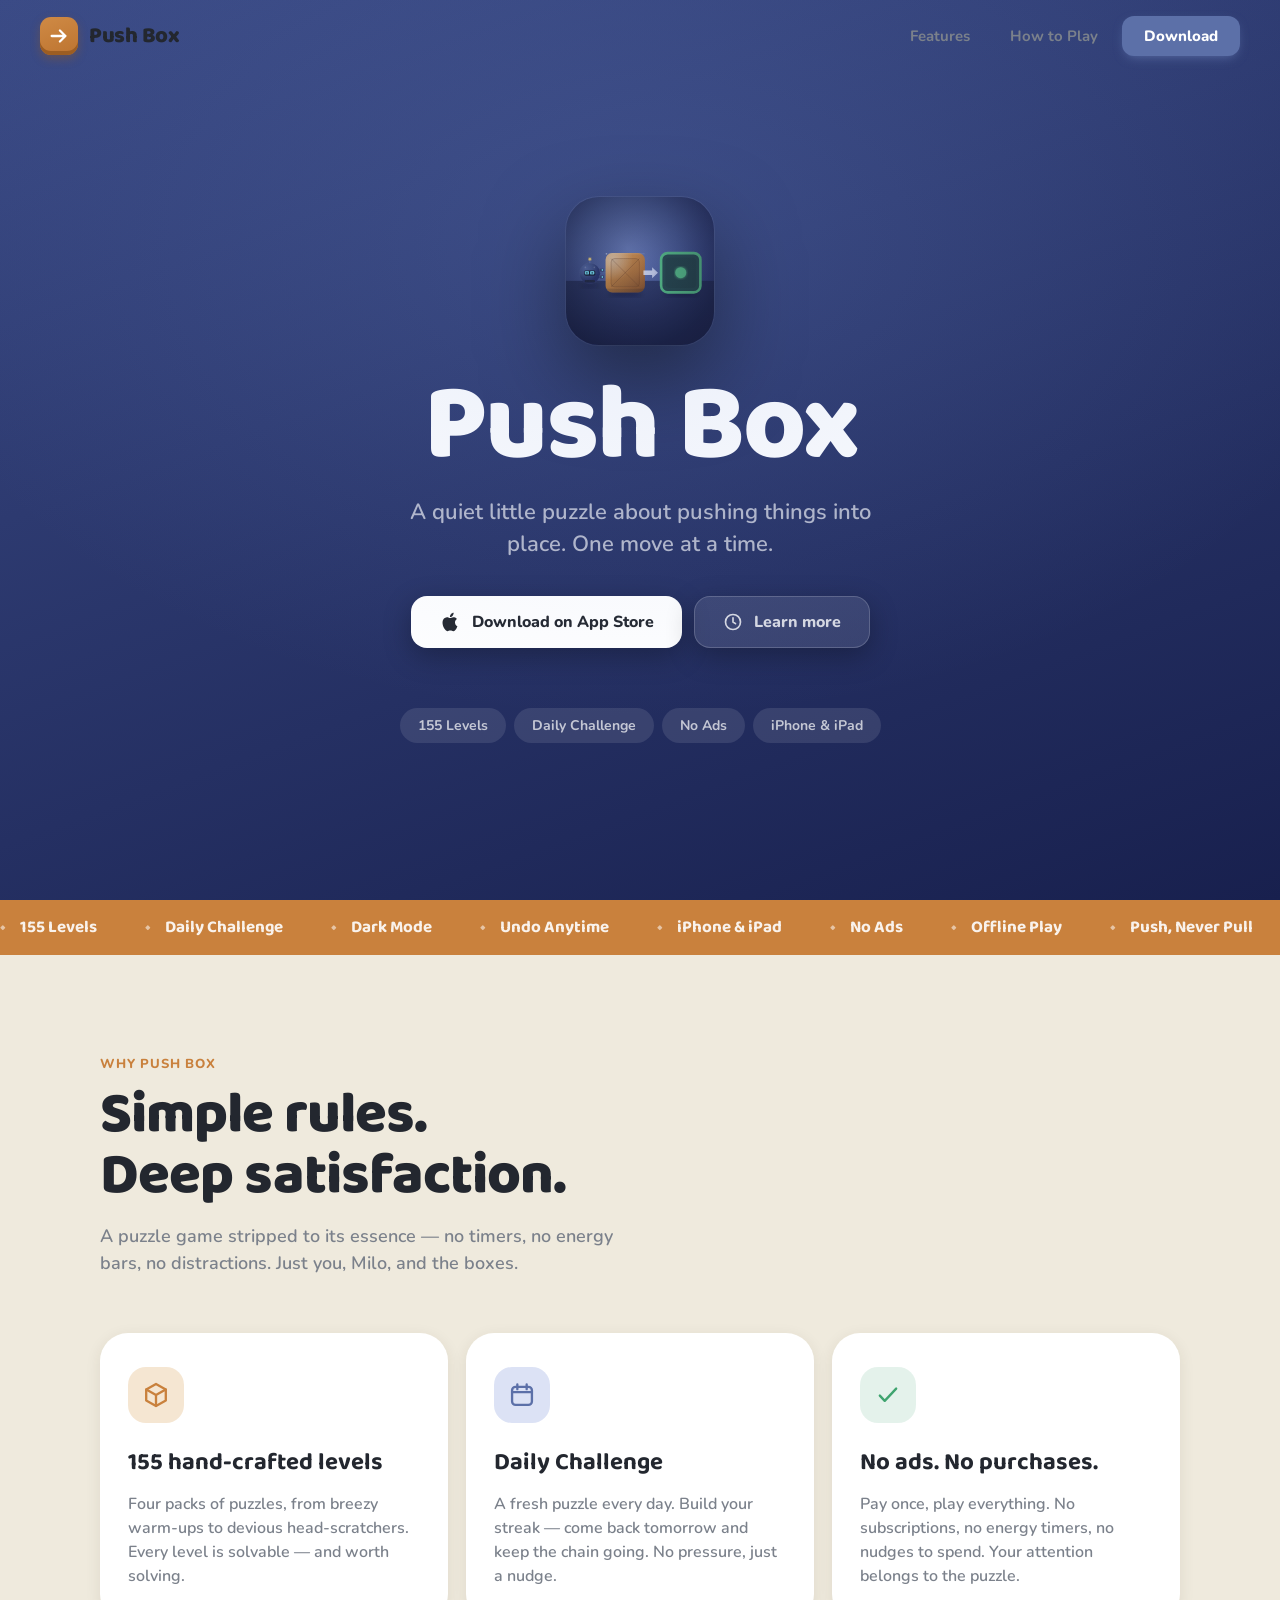
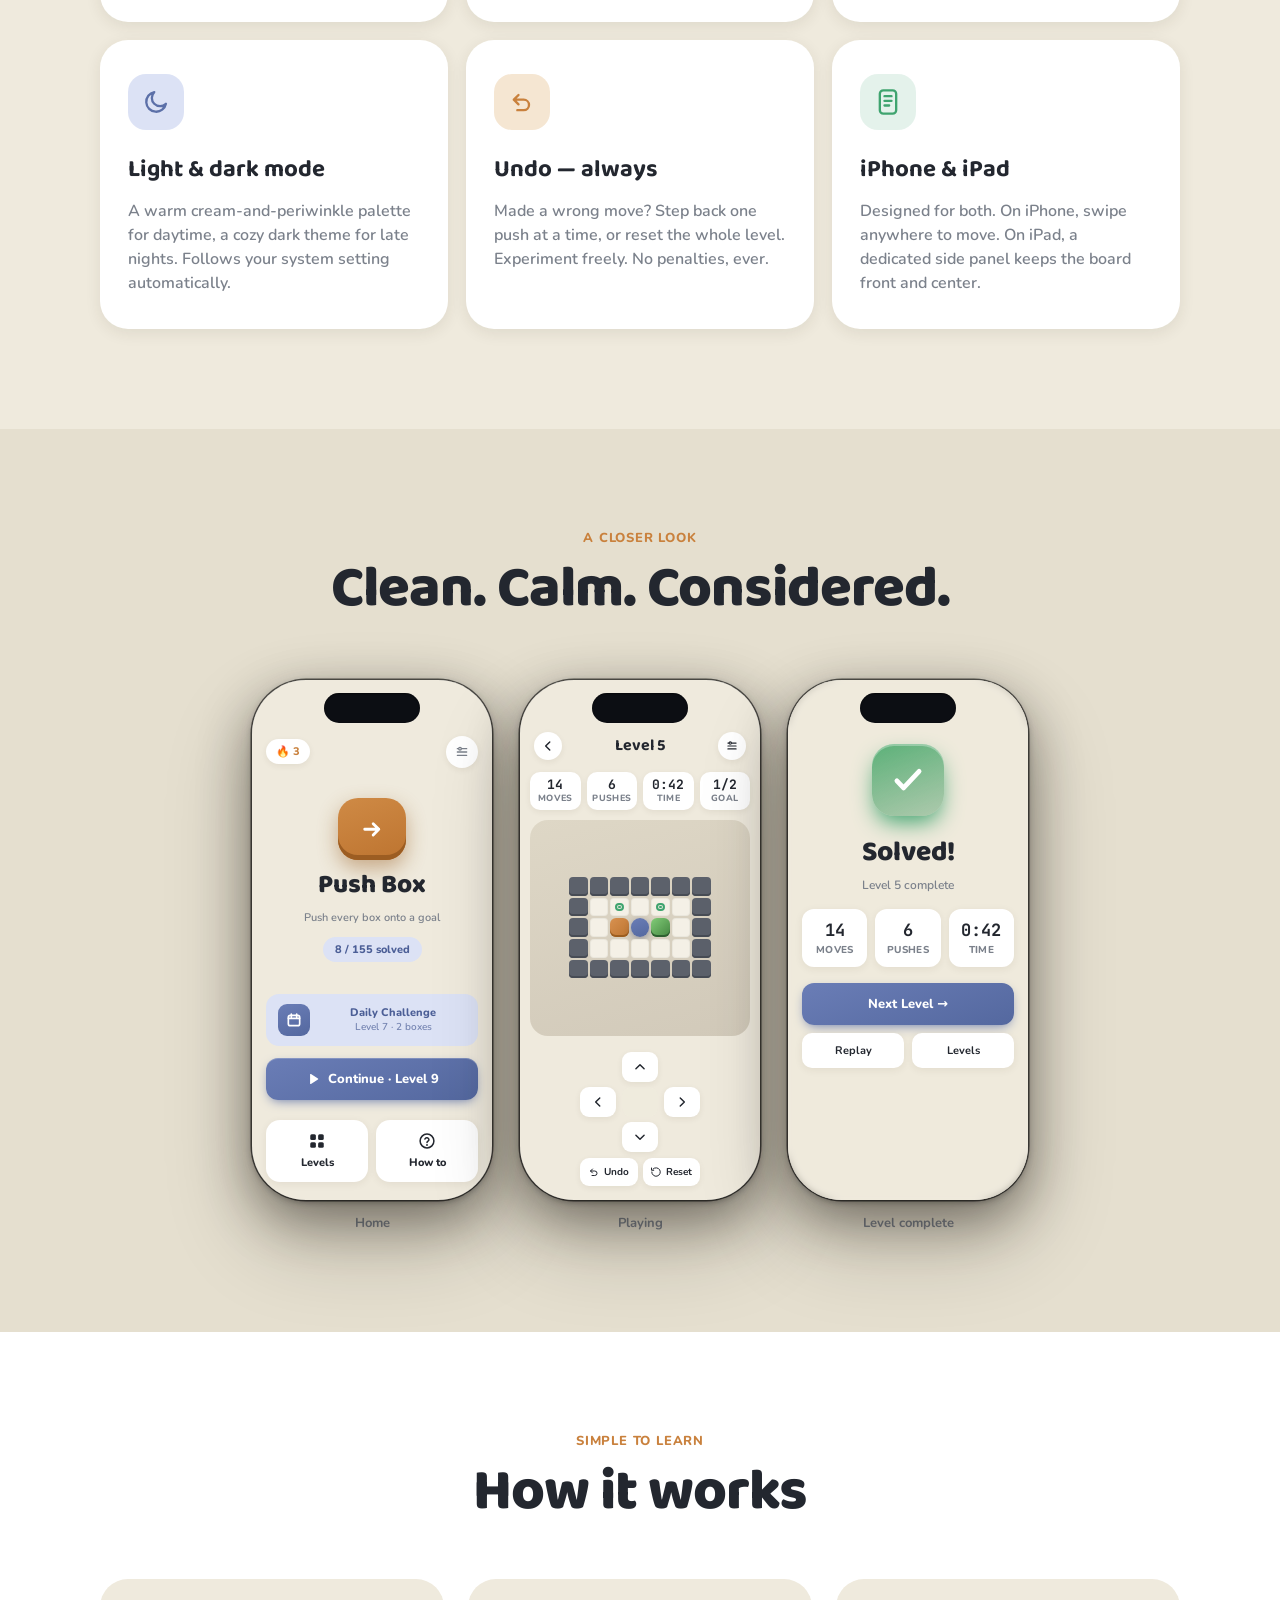
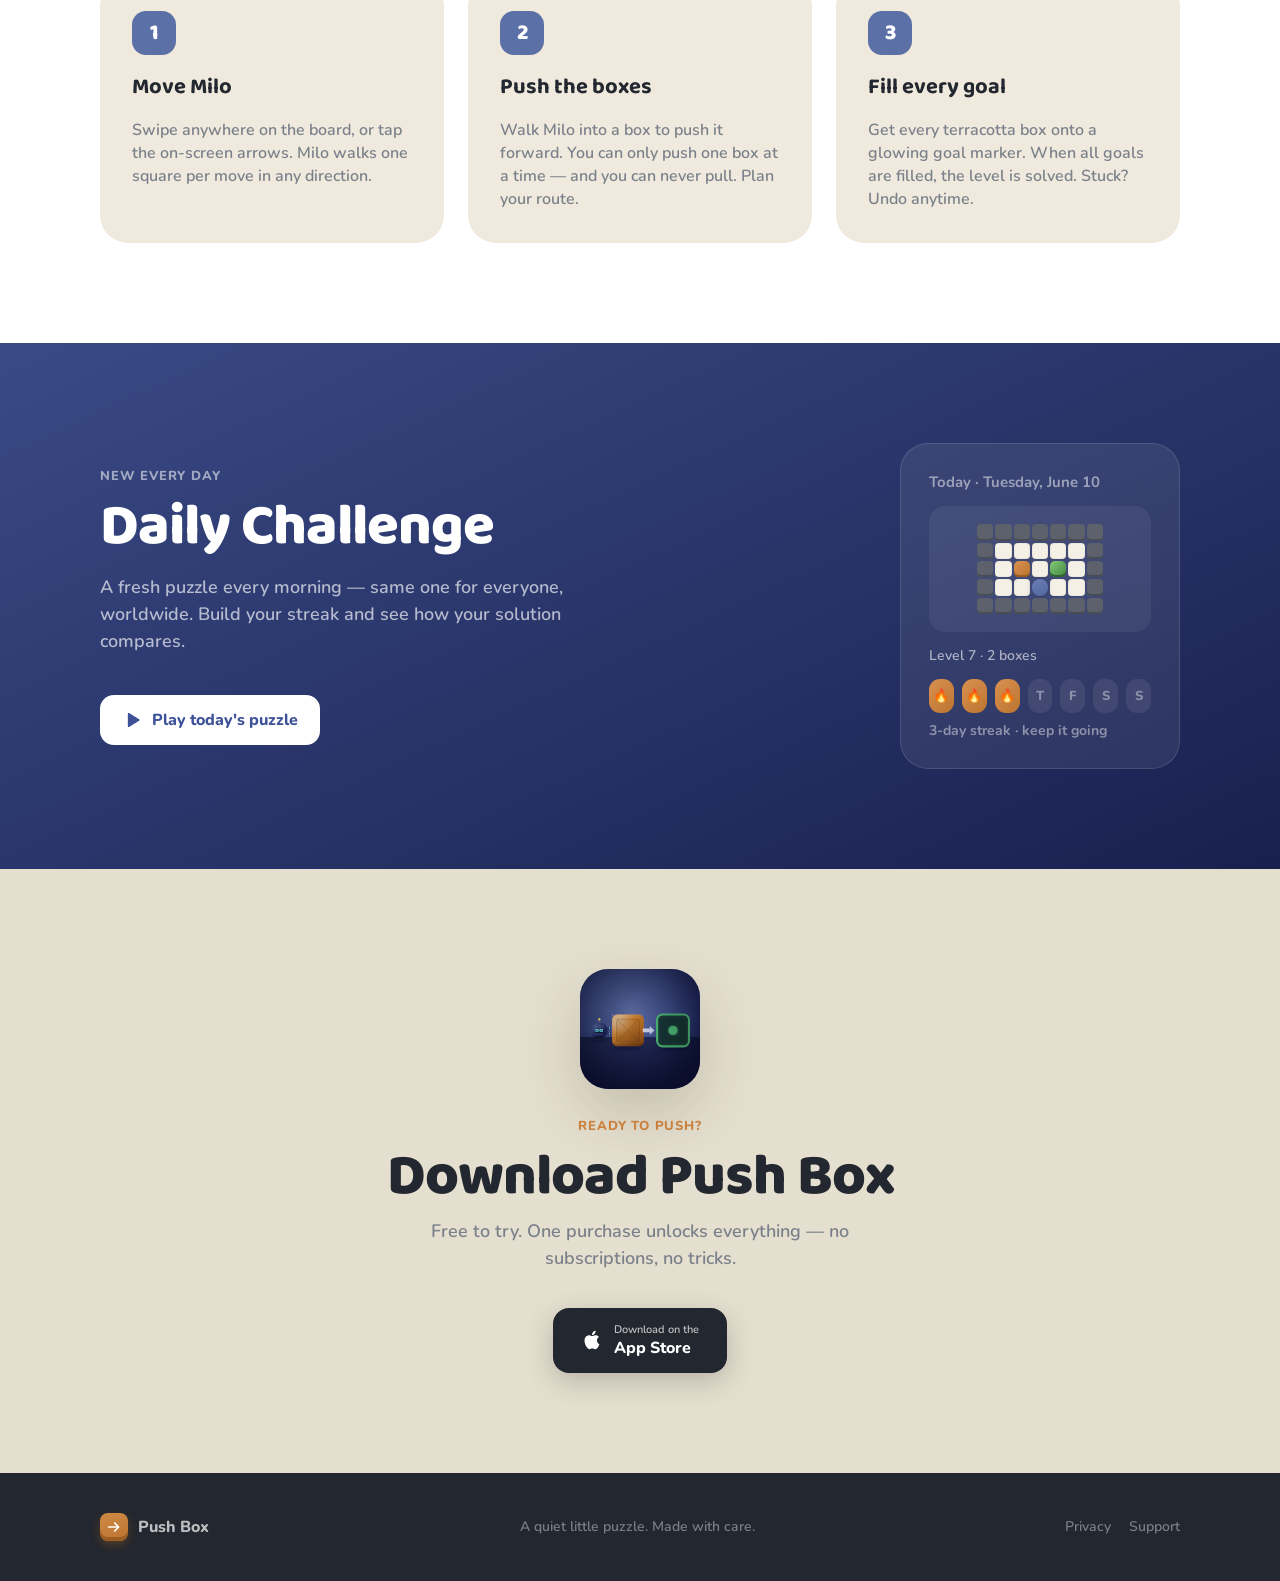
<file: push-box/index.html>
<!DOCTYPE html>
<html lang="en">
<head>
<meta charset="UTF-8"/>
<meta name="viewport" content="width=device-width,initial-scale=1"/>
<title>Push Box — A quiet little puzzle</title>
<link rel="preconnect" href="https://fonts.googleapis.com">
<link rel="preconnect" href="https://fonts.gstatic.com" crossorigin>
<link href="https://fonts.googleapis.com/css2?family=Baloo+2:wght@500;600;700;800&family=Nunito:wght@400;500;600;700;800&family=JetBrains+Mono:wght@500;600&display=swap" rel="stylesheet">
<style>
/* ─── RESET & BASE ─────────────────────────────────────────────── */
*{box-sizing:border-box;margin:0;padding:0}
html{scroll-behavior:smooth}
body{background:#EFEADD;color:#23272F;font-family:'Nunito',system-ui,sans-serif;overflow-x:hidden}
img{display:block;max-width:100%}
a{text-decoration:none;color:inherit}
:root{
  --bg:#EFEADD; --bg2:#E5DFCF; --card:#fff;
  --ink:#23272F; --muted:#7B818B; --faint:#B0B4BA;
  --accent:#5C70A8; --accent-d:#3D5298; --accent-s:#DCE2F5; --accent-si:#4B5E96;
  --terra:#C9813D; --terra-d:#9C5E26; --terra-s:#F5E6D2;
  --good:#3FA46F; --good-s:rgba(63,164,111,.14);
  --hero-top:#3A4A85; --hero-bot:#18204E;
  --font-d:'Baloo 2',system-ui; --font-u:'Nunito',system-ui; --font-m:'JetBrains Mono',monospace;
  --sh:0 4px 16px rgba(50,42,20,.09); --sh-lg:0 24px 60px rgba(50,42,20,.18);
}

/* ─── NAV ────────────────────────────────────────────────────────── */
nav{position:fixed;top:0;left:0;right:0;z-index:100;display:flex;align-items:center;justify-content:space-between;padding:16px 40px;transition:background .25s,box-shadow .25s}
nav.scrolled{background:rgba(239,234,221,.88);backdrop-filter:blur(14px);box-shadow:0 1px 0 rgba(50,42,20,.1)}
.nav-brand{display:flex;align-items:center;gap:11px}
.nav-logo{width:38px;height:38px;border-radius:11px;background:linear-gradient(160deg,#cf8a45,#bd7430);display:flex;align-items:center;justify-content:center;box-shadow:0 4px 10px rgba(150,90,30,.4),inset 0 -4px 0 #9c5d22}
.nav-logo svg{color:#fff}
.nav-name{font-family:var(--font-d);font-weight:800;font-size:22px;letter-spacing:-.3px}
.nav-links{display:flex;align-items:center;gap:8px}
.nav-link{font-weight:700;font-size:15px;color:var(--muted);padding:8px 16px;border-radius:12px;transition:color .15s,background .15s}
.nav-link:hover{color:var(--ink);background:var(--bg2)}
.nav-cta{background:var(--accent);color:#fff;padding:10px 22px;border-radius:12px;font-weight:800;font-size:15px;box-shadow:0 4px 12px -4px var(--accent);transition:transform .12s,filter .15s}
.nav-cta:hover{transform:translateY(-1px);filter:brightness(1.06)}

/* ─── HERO ───────────────────────────────────────────────────────── */
.hero{background:linear-gradient(160deg,var(--hero-top),var(--hero-bot));min-height:100svh;display:flex;flex-direction:column;align-items:center;justify-content:center;padding:120px 24px 80px;position:relative;overflow:hidden;text-align:center}
.hero-bg-glow{position:absolute;inset:0;background:radial-gradient(60% 55% at 50% 25%,rgba(120,150,220,.18),transparent);pointer-events:none}
.hero-dots{position:absolute;inset:0;pointer-events:none;opacity:.06}
.hero-icon{width:148px;height:148px;border-radius:33px;overflow:hidden;box-shadow:0 32px 80px rgba(0,0,0,.55),0 0 0 1px rgba(255,255,255,.08);margin:0 auto 28px;flex-shrink:0;animation:heroFloat 4s ease-in-out infinite}
@keyframes heroFloat{0%,100%{transform:translateY(0)}50%{transform:translateY(-10px)}}
.hero h1{font-family:var(--font-d);font-weight:800;font-size:clamp(56px,9vw,108px);color:#fff;line-height:1;letter-spacing:-2px;margin-bottom:16px}
.hero-sub{color:rgba(255,255,255,.65);font-size:clamp(17px,2.4vw,22px);font-weight:600;max-width:480px;line-height:1.45;margin:0 auto 36px}
.hero-actions{display:flex;gap:12px;justify-content:center;flex-wrap:wrap;margin-bottom:60px}
.store-btn{display:flex;align-items:center;gap:11px;background:#fff;color:#23272F;border-radius:16px;padding:14px 28px;font-weight:800;font-size:16px;box-shadow:0 8px 28px rgba(0,0,0,.3);transition:transform .12s,box-shadow .15s}
.store-btn:hover{transform:translateY(-2px);box-shadow:0 14px 36px rgba(0,0,0,.38)}
.store-btn svg{flex-shrink:0}
.store-btn-ghost{background:rgba(255,255,255,.1);color:rgba(255,255,255,.8);border:1.5px solid rgba(255,255,255,.18)}
.store-btn-ghost:hover{background:rgba(255,255,255,.16)}
.hero-pills{display:flex;gap:8px;justify-content:center;flex-wrap:wrap}
.hero-pill{background:rgba(255,255,255,.1);color:rgba(255,255,255,.7);border-radius:999px;padding:8px 18px;font-size:14px;font-weight:700}

/* ─── MARQUEE STRIP ─────────────────────────────────────────────── */
.marquee-wrap{background:var(--terra);overflow:hidden;padding:14px 0;position:relative}
.marquee-track{display:flex;gap:48px;width:max-content;animation:marquee 22s linear infinite;white-space:nowrap}
.marquee-track span{font-family:var(--font-d);font-weight:700;font-size:17px;color:#fff;opacity:.9;display:flex;align-items:center;gap:14px}
.marquee-track span::before{content:"◆";font-size:9px;opacity:.6}
@keyframes marquee{from{transform:translateX(0)}to{transform:translateX(-50%)}}

/* ─── SHARED SECTION ─────────────────────────────────────────────── */
section{padding:100px 24px}
.section-inner{max-width:1080px;margin:0 auto}
.section-label{font-size:13px;font-weight:800;letter-spacing:.8px;text-transform:uppercase;color:var(--terra);margin-bottom:12px}
.section-title{font-family:var(--font-d);font-weight:800;font-size:clamp(36px,5vw,58px);line-height:1.05;letter-spacing:-1px;margin-bottom:16px}
.section-body{color:var(--muted);font-size:18px;font-weight:600;line-height:1.5;max-width:520px}

/* fade-in on scroll */
.reveal{opacity:0;transform:translateY(28px);transition:opacity .55s ease,transform .55s ease}
.reveal.visible{opacity:1;transform:none}

/* ─── FEATURES ───────────────────────────────────────────────────── */
.features{background:var(--bg)}
.feat-grid{display:grid;grid-template-columns:repeat(3,1fr);gap:18px;margin-top:56px}
.feat-card{background:var(--card);border-radius:28px;padding:34px 28px;box-shadow:var(--sh);transition:transform .18s,box-shadow .18s}
.feat-card:hover{transform:translateY(-4px);box-shadow:var(--sh-lg)}
.feat-icon{width:56px;height:56px;border-radius:18px;display:flex;align-items:center;justify-content:center;margin-bottom:20px}
.feat-title{font-family:var(--font-d);font-weight:700;font-size:24px;margin-bottom:10px}
.feat-body{color:var(--muted);font-size:16px;line-height:1.5;font-weight:600}
.ic-accent{background:var(--accent-s);color:var(--accent)}
.ic-terra{background:var(--terra-s);color:var(--terra)}
.ic-good{background:var(--good-s);color:var(--good)}

/* ─── SCREENSHOTS ────────────────────────────────────────────────── */
.screenshots{background:var(--bg2);padding:100px 24px}
.phones-row{display:flex;gap:28px;align-items:center;justify-content:center;margin-top:60px;flex-wrap:wrap}
.phone-wrap{display:flex;flex-direction:column;align-items:center;gap:14px}
.phone-label{font-size:13px;font-weight:700;color:var(--muted)}
.phone{width:240px;height:520px;background:linear-gradient(168deg,#34383F 0%,#24282F 50%,#1A1D23 100%);border-radius:54px;overflow:hidden;position:relative;flex-shrink:0;box-shadow:inset 0 0 0 1.5px rgba(255,255,255,.17),inset 0 1px 0 rgba(255,255,255,.08),0 0 0 1.5px rgba(0,0,0,.6),0 2px 6px rgba(0,0,0,.3),0 18px 52px rgba(20,15,8,.44),0 40px 88px rgba(20,15,8,.24),0 -1px 14px rgba(180,190,215,.07)}
.phone-notch{position:absolute;top:13px;left:50%;transform:translateX(-50%);width:96px;height:30px;background:#0C0E13;border-radius:20px;z-index:5;box-shadow:0 1px 0 rgba(255,255,255,.05),inset 0 1px 2px rgba(0,0,0,.5)}
.phone-screen{background:#EFEADD;padding:56px 14px 18px;height:100%;display:flex;flex-direction:column;overflow:hidden}

/* ─── PHONE SCREEN 1: HOME ──────────── */
.ps-home{align-items:center;text-align:center;gap:12px}
.ps-logomark{width:68px;height:68px;border-radius:20px;background:linear-gradient(160deg,#cf8a45,#bd7430);display:flex;align-items:center;justify-content:center;box-shadow:0 8px 20px rgba(150,90,30,.45),inset 0 -5px 0 #9c5d22;margin:10px auto 0}
.ps-title{font-family:var(--font-d);font-weight:800;font-size:26px;line-height:1}
.ps-sub{color:var(--muted);font-size:11px;font-weight:600}
.ps-pill{background:var(--accent-s);color:var(--accent-si);border-radius:999px;padding:5px 12px;font-size:11px;font-weight:800}
.ps-btn{background:linear-gradient(160deg,#6A7DB6,#54689F);color:#fff;border-radius:12px;padding:12px;font-weight:800;font-size:13px;display:flex;align-items:center;justify-content:center;gap:8px;width:100%;margin-top:auto;box-shadow:0 4px 12px -4px var(--accent),inset 0 1px 0 rgba(255,255,255,.2)}
.ps-card-row{display:flex;gap:8px;width:100%}
.ps-card{flex:1;background:var(--card);border-radius:14px;padding:12px;display:flex;flex-direction:column;align-items:center;gap:5px;font-size:11px;font-weight:800;box-shadow:0 2px 8px rgba(50,42,20,.07)}

/* ─── PHONE SCREEN 2: GAME ──────────── */
.ps-game{padding:52px 10px 14px;gap:10px}
.ps-game-top{display:flex;align-items:center;justify-content:space-between;padding:0 4px;margin-bottom:2px}
.ps-game-title{font-family:var(--font-d);font-weight:700;font-size:16px}
.ps-chips{display:flex;gap:6px}
.ps-chip{flex:1;background:var(--card);border-radius:10px;padding:6px 4px;text-align:center;box-shadow:0 2px 6px rgba(50,42,20,.07)}
.ps-chip-v{font-family:var(--font-m);font-size:13px;font-weight:700;line-height:1}
.ps-chip-l{font-size:9px;font-weight:800;color:var(--muted);letter-spacing:.3px;margin-top:1px}
.board-mini{background:linear-gradient(165deg,#DED7C6,#D2CABA);border-radius:18px;padding:8px;flex:1;display:flex;align-items:center;justify-content:center}
.board-grid{display:grid;gap:2px}
.cell{border-radius:4px;width:100%;padding-top:100%}
.cw{background:#5C616B;box-shadow:inset 0 -2px 0 #474C55}
.cf{background:#F4F0E6;box-shadow:inset 0 0 0 1px rgba(0,0,0,.04)}
.cg{background:#F4F0E6;position:relative;overflow:visible}
.cb{background:linear-gradient(135deg,#D89150,#BC7430);box-shadow:inset 0 -2px 0 #9c5e20;border-radius:5px}
.cp{background:linear-gradient(160deg,#6A7DB6,#54689F);border-radius:50%;box-shadow:0 2px 6px rgba(40,55,110,.4)}
.cog{background:linear-gradient(135deg,#82cc78,#438540);box-shadow:inset 0 -2px 0 #2e6030;border-radius:5px}

/* ─── PHONE SCREEN 3: WIN ──────────────── */
.ps-win{align-items:center;text-align:center;padding:52px 14px 18px}
.ps-win-badge{width:72px;height:72px;border-radius:22px;background:linear-gradient(160deg,#5BB078,#43946060);display:flex;align-items:center;justify-content:center;box-shadow:0 10px 22px -4px var(--good),inset 0 2px 0 rgba(255,255,255,.3);margin:12px auto 14px}
.ps-win-title{font-family:var(--font-d);font-weight:800;font-size:28px}
.ps-win-sub{color:var(--muted);font-size:12px;font-weight:600;margin-top:2px;margin-bottom:16px}
.ps-win-stats{display:flex;gap:8px;width:100%;margin-bottom:16px}
.ps-win-stat{flex:1;background:var(--card);border-radius:12px;padding:10px 4px;box-shadow:0 2px 8px rgba(50,42,20,.07)}
.ps-win-v{font-family:var(--font-m);font-size:17px;font-weight:700}
.ps-win-l{font-size:10px;font-weight:800;color:var(--muted);letter-spacing:.3px;margin-top:2px}
.ps-win-btn{background:linear-gradient(160deg,#6A7DB6,#54689F);color:#fff;border-radius:12px;padding:12px;font-weight:800;font-size:13px;width:100%;text-align:center;box-shadow:0 4px 12px -4px var(--accent)}

/* ─── HOW TO PLAY ────────────────────────────────────────────────── */
.howto{background:var(--card)}
.steps-row{display:grid;grid-template-columns:repeat(3,1fr);gap:24px;margin-top:56px}
.step{display:flex;flex-direction:column;gap:14px;padding:32px;background:var(--bg);border-radius:28px}
.step-num{width:44px;height:44px;border-radius:14px;background:var(--accent);color:#fff;font-family:var(--font-d);font-weight:800;font-size:22px;display:flex;align-items:center;justify-content:center}
.step-title{font-family:var(--font-d);font-weight:700;font-size:22px}
.step-body{color:var(--muted);font-size:16px;font-weight:600;line-height:1.45}

/* ─── DAILY CHALLENGE ────────────────────────────────────────────── */
.daily{background:linear-gradient(155deg,var(--hero-top),var(--hero-bot));color:#fff}
.daily .section-label{color:rgba(255,255,255,.55)}
.daily .section-title{color:#fff}
.daily .section-body{color:rgba(255,255,255,.65)}
.daily-inner{display:flex;align-items:center;gap:60px;flex-wrap:wrap}
.daily-text{flex:1;min-width:260px}
.daily-card-preview{flex-shrink:0;background:rgba(255,255,255,.08);border:1.5px solid rgba(255,255,255,.12);border-radius:28px;padding:28px;width:280px;display:flex;flex-direction:column;gap:14px}
.daily-card-date{color:rgba(255,255,255,.5);font-weight:700;font-size:15px}
.daily-streak-row{display:flex;gap:8px}
.daily-streak-day{width:34px;height:34px;border-radius:11px;background:rgba(255,255,255,.08);display:flex;align-items:center;justify-content:center;font-weight:800;color:rgba(255,255,255,.4);font-size:13px}
.daily-streak-day.on{background:linear-gradient(135deg,#D89150,#BC7430);color:#fff}
.daily-streak-label{color:rgba(255,255,255,.45);font-weight:700;font-size:14px}
.daily-play-btn{background:#fff;color:var(--accent-d);border-radius:14px;padding:14px 22px;font-weight:800;font-size:16px;display:flex;align-items:center;gap:10px;margin-top:8px;width:fit-content}

/* ─── MILO SECTION ───────────────────────────────────────────────── */
.milo-section{background:var(--bg);padding:100px 24px}
.milo-inner{max-width:1080px;margin:0 auto;display:flex;align-items:center;gap:64px;flex-wrap:wrap}
.milo-text{flex:1;min-width:260px}
.milo-art{flex-shrink:0;width:280px;height:280px;position:relative}

/* ─── DOWNLOAD CTA ───────────────────────────────────────────────── */
.cta-section{background:var(--bg2);text-align:center}
.cta-icon{width:120px;height:120px;border-radius:28px;overflow:hidden;margin:0 auto 28px;box-shadow:var(--sh-lg)}
.cta-section .section-title{margin-bottom:10px}
.cta-section .section-body{margin:0 auto 36px}
.cta-badges{display:flex;gap:12px;justify-content:center;flex-wrap:wrap}

/* ─── FOOTER ─────────────────────────────────────────────────────── */
footer{background:#23272F;color:rgba(255,255,255,.4);padding:40px 24px;text-align:center;font-size:14px;font-weight:600}
footer a{color:rgba(255,255,255,.5)}
.footer-inner{max-width:1080px;margin:0 auto;display:flex;align-items:center;justify-content:space-between;flex-wrap:wrap;gap:14px}
.footer-brand{display:flex;align-items:center;gap:10px;color:rgba(255,255,255,.7);font-weight:800;font-size:16px}

/* ─── RESPONSIVE ─────────────────────────────────────────────────── */
@media(max-width:860px){
  nav{padding:14px 20px}
  .nav-links .nav-link{display:none}
  .feat-grid{grid-template-columns:1fr 1fr}
  .steps-row{grid-template-columns:1fr}
  .daily-inner{flex-direction:column}
  .milo-inner{flex-direction:column;align-items:center;text-align:center}
  .phones-row{gap:14px}
  .phone{width:190px;height:410px;border-radius:44px}
  .footer-inner{flex-direction:column;text-align:center}
}
@media(max-width:560px){
  section{padding:72px 20px}
  .feat-grid{grid-template-columns:1fr}
  .phones-row .phone-wrap:nth-child(3){display:none}
  nav{padding:12px 16px}
}
</style>
</head>
<body>

<!-- ──────────────── NAV ──────────────── -->
<nav id="nav">
  <div class="nav-brand">
    <div class="nav-logo">
      <svg viewBox="0 0 24 24" width="22" height="22" fill="none" stroke="currentColor" stroke-width="2.5" stroke-linecap="round" stroke-linejoin="round">
        <path d="M4 12h15M13 6l6 6-6 6"/>
      </svg>
    </div>
    <span class="nav-name">Push Box</span>
  </div>
  <div class="nav-links">
    <a href="#features" class="nav-link">Features</a>
    <a href="#howtoplay" class="nav-link">How to Play</a>
    <a href="#download" class="nav-cta">Download</a>
  </div>
</nav>

<!-- ──────────────── HERO ──────────────── -->
<section class="hero">
  <div class="hero-bg-glow"></div>
  <!-- App Icon -->
  <div class="hero-icon">
    <svg width="148" height="148" viewBox="0 0 1024 1024" xmlns="http://www.w3.org/2000/svg">
      <defs>
        <clipPath id="hiclip"><rect width="1024" height="1024"/></clipPath>
        <clipPath id="hilbClip"><rect x="274" y="388" width="272" height="272" rx="46"/></clipPath>
        <radialGradient id="hibgG" cx="42%" cy="35%" r="68%">
          <stop offset="0%" stop-color="#6070AA"/><stop offset="50%" stop-color="#3E4D8A"/><stop offset="100%" stop-color="#181F5C"/>
        </radialGradient>
        <linearGradient id="hiboxFG" x1="0" y1="0" x2="1" y2="1">
          <stop offset="0%" stop-color="#F0B060"/><stop offset="42%" stop-color="#CC8030"/><stop offset="100%" stop-color="#7A3E10"/>
        </linearGradient>
        <radialGradient id="hiboxGlintG" cx="18%" cy="18%" r="52%">
          <stop offset="0%" stop-color="rgba(255,255,255,.44)"/><stop offset="100%" stop-color="rgba(255,255,255,0)"/>
        </radialGradient>
        <radialGradient id="himiloBodyG" cx="30%" cy="26%" r="65%">
          <stop offset="0%" stop-color="#5568A8"/><stop offset="55%" stop-color="#3A4A84"/><stop offset="100%" stop-color="#1C2460"/>
        </radialGradient>
        <linearGradient id="hiclampFG" x1="0" y1="0" x2="1" y2="1">
          <stop offset="0%" stop-color="#3C4878"/><stop offset="100%" stop-color="#1E2450"/>
        </linearGradient>
        <radialGradient id="hivigG" cx="50%" cy="50%" r="70%">
          <stop offset="0%" stop-color="rgba(0,0,0,0)"/><stop offset="100%" stop-color="rgba(0,0,0,.42)"/>
        </radialGradient>
        <filter id="hishF"><feGaussianBlur stdDeviation="18"/></filter>
        <filter id="hiledF"><feGaussianBlur stdDeviation="5" result="b"/><feMerge><feMergeNode in="b"/><feMergeNode in="SourceGraphic"/></feMerge></filter>
        <filter id="hiantF"><feGaussianBlur stdDeviation="6" result="b"/><feMerge><feMergeNode in="b"/><feMergeNode in="SourceGraphic"/></feMerge></filter>
        <filter id="higlF"><feGaussianBlur stdDeviation="10" result="b"/><feMerge><feMergeNode in="b"/><feMergeNode in="SourceGraphic"/></feMerge></filter>
      </defs>
      <g clip-path="url(#hiclip)">
        <rect width="1024" height="1024" fill="url(#hibgG)"/>
        <rect y="580" width="1024" height="444" fill="rgba(10,14,48,.6)"/>
        <ellipse cx="165" cy="614" rx="65" ry="14" fill="rgba(6,10,32,.44)" filter="url(#hishF)"/>
        <ellipse cx="410" cy="672" rx="116" ry="18" fill="rgba(6,10,32,.50)" filter="url(#hishF)"/>
        <ellipse cx="794" cy="672" rx="116" ry="18" fill="rgba(6,10,32,.50)" filter="url(#hishF)"/>
        <circle cx="165" cy="528" r="72" fill="url(#himiloBodyG)"/>
        <circle cx="165" cy="528" r="72" fill="none" stroke="rgba(255,255,255,.1)" stroke-width="2.5"/>
        <rect x="129" y="574" width="72" height="18" rx="8" fill="#141830"/>
        <line x1="143" y1="574" x2="143" y2="592" stroke="rgba(255,255,255,.07)" stroke-width="2"/>
        <line x1="165" y1="574" x2="165" y2="592" stroke="rgba(255,255,255,.07)" stroke-width="2"/>
        <line x1="187" y1="574" x2="187" y2="592" stroke="rgba(255,255,255,.07)" stroke-width="2"/>
        <circle cx="134" cy="487" r="5.5" fill="rgba(255,255,255,.22)"/>
        <circle cx="196" cy="487" r="5.5" fill="rgba(255,255,255,.22)"/>
        <line x1="93" y1="527" x2="237" y2="527" stroke="rgba(255,255,255,.08)" stroke-width="2"/>
        <rect x="127" y="509" width="76" height="36" rx="10" fill="#080C20"/>
        <rect x="129" y="511" width="72" height="32" rx="9" fill="none" stroke="rgba(255,255,255,.07)" stroke-width="1.5"/>
        <line x1="165" y1="456" x2="165" y2="438" stroke="rgba(160,180,240,.58)" stroke-width="4" stroke-linecap="round"/>
        <rect x="228" y="494" width="36" height="22" rx="8" fill="url(#hiclampFG)"/>
        <rect x="230" y="496" width="32" height="18" rx="7" fill="none" stroke="rgba(255,255,255,.12)" stroke-width="1.5"/>
        <rect x="228" y="542" width="36" height="22" rx="8" fill="url(#hiclampFG)"/>
        <rect x="230" y="544" width="32" height="18" rx="7" fill="none" stroke="rgba(255,255,255,.12)" stroke-width="1.5"/>
        <rect x="131" y="513" width="28" height="22" rx="6" fill="#78EEFF" filter="url(#hiledF)"/>
        <rect x="167" y="513" width="28" height="22" rx="6" fill="#78EEFF" filter="url(#hiledF)"/>
        <rect x="139" y="519" width="11" height="12" rx="3" fill="rgba(0,18,36,.65)"/>
        <rect x="176" y="519" width="11" height="12" rx="3" fill="rgba(0,18,36,.65)"/>
        <circle cx="165" cy="430" r="9" fill="#FFD060" filter="url(#hiantF)"/>
        <circle cx="165" cy="430" r="6" fill="#FFEC90"/>
        <circle cx="252" cy="505" r="5" fill="#78EEFF" filter="url(#hiledF)"/>
        <circle cx="252" cy="553" r="5" fill="#78EEFF" filter="url(#hiledF)"/>
        <line x1="255" y1="505" x2="274" y2="505" stroke="rgba(120,238,255,.38)" stroke-width="3" stroke-linecap="round"/>
        <line x1="255" y1="524" x2="274" y2="524" stroke="rgba(120,238,255,.26)" stroke-width="2.5" stroke-linecap="round"/>
        <line x1="255" y1="553" x2="274" y2="553" stroke="rgba(120,238,255,.2)" stroke-width="2" stroke-linecap="round"/>
        <rect x="274" y="388" width="272" height="272" rx="46" fill="url(#hiboxFG)"/>
        <rect x="274" y="388" width="272" height="272" rx="46" fill="url(#hiboxGlintG)"/>
        <g clip-path="url(#hilbClip)">
          <rect x="312" y="426" width="196" height="196" rx="24" fill="rgba(0,0,0,.07)"/>
          <line x1="312" y1="426" x2="508" y2="622" stroke="rgba(90,42,8,.38)" stroke-width="5"/>
          <line x1="508" y1="426" x2="312" y2="622" stroke="rgba(90,42,8,.38)" stroke-width="5"/>
          <rect x="312" y="426" width="196" height="196" rx="24" fill="none" stroke="rgba(90,42,8,.4)" stroke-width="5"/>
          <rect x="274" y="634" width="272" height="26" fill="rgba(0,0,0,.16)"/>
        </g>
        <line x1="279" y1="393" x2="541" y2="393" stroke="rgba(255,255,255,.3)" stroke-width="3" stroke-linecap="round"/>
        <circle cx="279" cy="393" r="4.5" fill="rgba(255,255,255,.8)"/>
        <polygon points="536,508 596,508 596,486 636,524 596,562 596,540 536,540" fill="rgba(232,237,252,.74)"/>
        <polygon points="536,508 596,508 596,496 618,524 596,552 596,540 536,540" fill="rgba(255,255,255,.14)"/>
        <rect x="658" y="388" width="272" height="272" rx="46" fill="#1A3C3C" stroke="#4EBE7A" stroke-width="18"/>
        <rect x="688" y="418" width="212" height="212" rx="28" fill="rgba(0,0,0,.1)"/>
        <circle cx="794" cy="524" r="38" fill="#4EBE7A" filter="url(#higlF)"/>
        <rect width="1024" height="1024" fill="url(#hivigG)"/>
      </g>
    </svg>
  </div>

  <h1>Push Box</h1>
  <p class="hero-sub">A quiet little puzzle about pushing things into place. One move at a time.</p>
  <div class="hero-actions">
    <a href="https://apps.apple.com/app/id6779065556" target="_blank" rel="noopener" class="store-btn">
      <svg width="22" height="22" viewBox="0 0 24 24" fill="currentColor"><path d="M18.71 19.5c-.83 1.24-1.71 2.45-3.05 2.47-1.34.03-1.77-.79-3.29-.79-1.53 0-2 .77-3.27.82-1.31.05-2.3-1.32-3.14-2.53C4.25 17 2.94 12.45 4.7 9.39c.87-1.52 2.43-2.48 4.12-2.51 1.28-.02 2.5.87 3.29.87.78 0 2.26-1.07 3.8-.91.65.03 2.47.26 3.64 1.98-.09.06-2.17 1.28-2.15 3.81.03 3.02 2.65 4.03 2.68 4.04-.03.07-.42 1.44-1.38 2.83M13 3.5c.73-.83 1.94-1.46 2.94-1.5.13 1.17-.34 2.35-1.04 3.19-.69.85-1.83 1.51-2.95 1.42-.15-1.15.41-2.35 1.05-3.11z"/></svg>
      Download on App Store
    </a>
    <a href="#features" class="store-btn store-btn-ghost">
      <svg width="20" height="20" viewBox="0 0 24 24" fill="none" stroke="currentColor" stroke-width="2" stroke-linecap="round" stroke-linejoin="round"><circle cx="12" cy="12" r="9"/><path d="M12 7v5l3 2"/></svg>
      Learn more
    </a>
  </div>
  <div class="hero-pills">
    <span class="hero-pill">155 Levels</span>
    <span class="hero-pill">Daily Challenge</span>
    <span class="hero-pill">No Ads</span>
    <span class="hero-pill">iPhone & iPad</span>
  </div>
</section>

<!-- ──────────────── MARQUEE ──────────────── -->
<div class="marquee-wrap">
  <div class="marquee-track">
    <span>155 Levels</span><span>Daily Challenge</span><span>Dark Mode</span><span>Undo Anytime</span><span>iPhone &amp; iPad</span><span>No Ads</span><span>Offline Play</span><span>Push, Never Pull</span>
    <span>155 Levels</span><span>Daily Challenge</span><span>Dark Mode</span><span>Undo Anytime</span><span>iPhone &amp; iPad</span><span>No Ads</span><span>Offline Play</span><span>Push, Never Pull</span>
  </div>
</div>

<!-- ──────────────── FEATURES ──────────────── -->
<section class="features" id="features">
  <div class="section-inner">
    <div class="reveal">
      <div class="section-label">Why Push Box</div>
      <h2 class="section-title">Simple rules.<br>Deep satisfaction.</h2>
      <p class="section-body">A puzzle game stripped to its essence — no timers, no energy bars, no distractions. Just you, Milo, and the boxes.</p>
    </div>
    <div class="feat-grid reveal">
      <div class="feat-card">
        <div class="feat-icon ic-terra">
          <svg width="28" height="28" viewBox="0 0 24 24" fill="none" stroke="currentColor" stroke-width="2" stroke-linecap="round" stroke-linejoin="round"><path d="M12 2.6l8.4 4.7v9.4L12 21.4 3.6 16.7V7.3Z"/><path d="M3.7 7.2 12 12l8.3-4.8 M12 12v9.2"/></svg>
        </div>
        <h3 class="feat-title">155 hand-crafted levels</h3>
        <p class="feat-body">Four packs of puzzles, from breezy warm-ups to devious head-scratchers. Every level is solvable — and worth solving.</p>
      </div>
      <div class="feat-card">
        <div class="feat-icon ic-accent">
          <svg width="28" height="28" viewBox="0 0 24 24" fill="none" stroke="currentColor" stroke-width="2" stroke-linecap="round" stroke-linejoin="round"><rect x="3.5" y="5" width="17" height="15.5" rx="3"/><path d="M3.5 9.5h17 M8 3v4 M16 3v4"/></svg>
        </div>
        <h3 class="feat-title">Daily Challenge</h3>
        <p class="feat-body">A fresh puzzle every day. Build your streak — come back tomorrow and keep the chain going. No pressure, just a nudge.</p>
      </div>
      <div class="feat-card">
        <div class="feat-icon ic-good">
          <svg width="28" height="28" viewBox="0 0 24 24" fill="none" stroke="currentColor" stroke-width="2" stroke-linecap="round" stroke-linejoin="round"><path d="M5 12.5l4.2 4.5L19 6.5"/></svg>
        </div>
        <h3 class="feat-title">No ads. No purchases.</h3>
        <p class="feat-body">Pay once, play everything. No subscriptions, no energy timers, no nudges to spend. Your attention belongs to the puzzle.</p>
      </div>
      <div class="feat-card">
        <div class="feat-icon ic-accent">
          <svg width="28" height="28" viewBox="0 0 24 24" fill="none" stroke="currentColor" stroke-width="2" stroke-linecap="round" stroke-linejoin="round"><path d="M20.5 13.5A8.5 8.5 0 1 1 10.5 3.5 6.6 6.6 0 0 0 20.5 13.5Z"/></svg>
        </div>
        <h3 class="feat-title">Light & dark mode</h3>
        <p class="feat-body">A warm cream-and-periwinkle palette for daytime, a cozy dark theme for late nights. Follows your system setting automatically.</p>
      </div>
      <div class="feat-card">
        <div class="feat-icon ic-terra">
          <svg width="28" height="28" viewBox="0 0 24 24" fill="none" stroke="currentColor" stroke-width="2" stroke-linecap="round" stroke-linejoin="round"><path d="M9 14l-4-4 4-4 M5 10h8.5a4.5 4.5 0 0 1 0 9H8"/></svg>
        </div>
        <h3 class="feat-title">Undo — always</h3>
        <p class="feat-body">Made a wrong move? Step back one push at a time, or reset the whole level. Experiment freely. No penalties, ever.</p>
      </div>
      <div class="feat-card">
        <div class="feat-icon ic-good">
          <svg width="28" height="28" viewBox="0 0 24 24" fill="none" stroke="currentColor" stroke-width="2" stroke-linecap="round" stroke-linejoin="round"><rect x="5" y="2" width="14" height="20" rx="3"/><path d="M9 7h6 M9 11h6 M9 15h4"/></svg>
        </div>
        <h3 class="feat-title">iPhone & iPad</h3>
        <p class="feat-body">Designed for both. On iPhone, swipe anywhere to move. On iPad, a dedicated side panel keeps the board front and center.</p>
      </div>
    </div>
  </div>
</section>

<!-- ──────────────── SCREENSHOTS ──────────────── -->
<section class="screenshots" id="screenshots">
  <div class="section-inner">
    <div class="reveal" style="text-align:center">
      <div class="section-label">A closer look</div>
      <h2 class="section-title">Clean. Calm. Considered.</h2>
    </div>
    <div class="phones-row reveal">

      <!-- Phone 1: Home screen -->
      <div class="phone-wrap">
        <div class="phone">
          <div class="phone-notch"></div>
          <div class="phone-screen ps-home">
            <div style="display:flex;justify-content:space-between;align-items:center;width:100%;margin-bottom:8px">
              <span style="background:var(--card);border-radius:999px;padding:5px 10px;display:flex;align-items:center;gap:5px;font-size:11px;font-weight:800;color:var(--terra);box-shadow:0 2px 6px rgba(50,42,20,.07)">🔥 3</span>
              <div style="display:flex;gap:6px">
                <div style="width:32px;height:32px;border-radius:50%;background:var(--card);box-shadow:0 2px 6px rgba(50,42,20,.07);display:flex;align-items:center;justify-content:center">
                  <svg width="16" height="16" viewBox="0 0 24 24" fill="none" stroke="var(--muted)" stroke-width="2" stroke-linecap="round" stroke-linejoin="round"><path d="M5 7h14 M5 12h14 M5 17h14"/><circle cx="9" cy="7" r="2" fill="var(--card)"/></svg>
                </div>
              </div>
            </div>
            <div class="ps-logomark">
              <svg viewBox="0 0 24 24" width="36%" height="36%" fill="none" stroke="#fff" stroke-width="3" stroke-linecap="round" stroke-linejoin="round"><path d="M4 12h15M13 6l6 6-6 6"/></svg>
            </div>
            <div class="ps-title">Push Box</div>
            <div class="ps-sub">Push every box onto a goal</div>
            <div class="ps-pill">8 / 155 solved</div>
            <div style="height:8px"></div>
            <div style="background:var(--accent-s);border-radius:13px;padding:10px 12px;display:flex;align-items:center;gap:10px;width:100%">
              <div style="width:32px;height:32px;border-radius:9px;background:linear-gradient(160deg,#6A7DB6,#54689F);display:flex;align-items:center;justify-content:center;flex-shrink:0">
                <svg width="16" height="16" viewBox="0 0 24 24" fill="none" stroke="#fff" stroke-width="2.5" stroke-linecap="round" stroke-linejoin="round"><rect x="3.5" y="5" width="17" height="15.5" rx="3"/><path d="M3.5 9.5h17 M8 3v4 M16 3v4"/></svg>
              </div>
              <div style="flex:1"><div style="font-weight:800;font-size:11px;color:var(--accent-si)">Daily Challenge</div><div style="font-size:10px;color:var(--accent-si);opacity:.7;font-weight:600">Level 7 · 2 boxes</div></div>
            </div>
            <div class="ps-btn">
              <svg width="14" height="14" viewBox="0 0 24 24" fill="currentColor"><path d="M7 4.5v15a1 1 0 0 0 1.5.87l12-7.5a1 1 0 0 0 0-1.74l-12-7.5A1 1 0 0 0 7 4.5Z"/></svg>
              Continue · Level 9
            </div>
            <div class="ps-card-row" style="margin-top:8px">
              <div class="ps-card">
                <svg width="18" height="18" viewBox="0 0 24 24" fill="currentColor"><rect x="3" y="3" width="7.5" height="7.5" rx="2"/><rect x="13.5" y="3" width="7.5" height="7.5" rx="2"/><rect x="3" y="13.5" width="7.5" height="7.5" rx="2"/><rect x="13.5" y="13.5" width="7.5" height="7.5" rx="2"/></svg>
                Levels
              </div>
              <div class="ps-card">
                <svg width="18" height="18" viewBox="0 0 24 24" fill="none" stroke="var(--ink)" stroke-width="2" stroke-linecap="round" stroke-linejoin="round"><circle cx="12" cy="12" r="9.2"/><path d="M9.2 9.3a2.8 2.8 0 0 1 5.4 1c0 1.9-2.6 2-2.6 3.7"/><circle cx="12" cy="17.4" r=".4" fill="var(--ink)"/></svg>
                How to
              </div>
            </div>
          </div>
        </div>
        <span class="phone-label">Home</span>
      </div>

      <!-- Phone 2: Game screen -->
      <div class="phone-wrap">
        <div class="phone">
          <div class="phone-notch"></div>
          <div class="phone-screen ps-game">
            <div class="ps-game-top">
              <div style="width:28px;height:28px;border-radius:50%;background:var(--card);display:flex;align-items:center;justify-content:center;box-shadow:0 2px 6px rgba(50,42,20,.07)">
                <svg width="14" height="14" viewBox="0 0 24 24" fill="none" stroke="var(--ink)" stroke-width="2.5" stroke-linecap="round" stroke-linejoin="round"><path d="M15 5l-7 7 7 7"/></svg>
              </div>
              <div class="ps-game-title">Level 5</div>
              <div style="width:28px;height:28px;border-radius:50%;background:var(--card);display:flex;align-items:center;justify-content:center;box-shadow:0 2px 6px rgba(50,42,20,.07)">
                <svg width="14" height="14" viewBox="0 0 24 24" fill="none" stroke="var(--ink)" stroke-width="2" stroke-linecap="round" stroke-linejoin="round"><path d="M5 7h14 M5 12h14 M5 17h14"/><circle cx="9" cy="7" r="2" fill="var(--card)"/></svg>
              </div>
            </div>
            <div class="ps-chips">
              <div class="ps-chip"><div class="ps-chip-v">14</div><div class="ps-chip-l">MOVES</div></div>
              <div class="ps-chip"><div class="ps-chip-v">6</div><div class="ps-chip-l">PUSHES</div></div>
              <div class="ps-chip"><div class="ps-chip-v">0:42</div><div class="ps-chip-l">TIME</div></div>
              <div class="ps-chip"><div class="ps-chip-v">1/2</div><div class="ps-chip-l">GOAL</div></div>
            </div>
            <!-- Mini board: 7 cols x 5 rows -->
            <div class="board-mini">
              <div class="board-grid" style="grid-template-columns:repeat(7,1fr);width:142px;gap:2px">
                <!-- Row 0: ####### -->
                <div class="cell cw"></div><div class="cell cw"></div><div class="cell cw"></div><div class="cell cw"></div><div class="cell cw"></div><div class="cell cw"></div><div class="cell cw"></div>
                <!-- Row 1: # . . # -->
                <div class="cell cw"></div><div class="cell cf"></div>
                <div class="cell cf" style="position:relative;padding-top:100%">
                  <div style="position:absolute;inset:28%;border-radius:50%;border:2px solid #3FA46F;background:rgba(63,164,111,.14)"></div>
                  <div style="position:absolute;inset:44%;background:#3FA46F;border-radius:50%"></div>
                </div>
                <div class="cell cf"></div>
                <div class="cell cf" style="position:relative;padding-top:100%">
                  <div style="position:absolute;inset:28%;border-radius:50%;border:2px solid #3FA46F;background:rgba(63,164,111,.14)"></div>
                  <div style="position:absolute;inset:44%;background:#3FA46F;border-radius:50%"></div>
                </div>
                <div class="cell cf"></div><div class="cell cw"></div>
                <!-- Row 2: # $@$ # -->
                <div class="cell cw"></div><div class="cell cf"></div><div class="cell cb" style="padding-top:100%;border-radius:6px"></div>
                <div class="cell cp" style="padding-top:100%;border-radius:50%"></div>
                <div class="cell cog" style="padding-top:100%;border-radius:6px"></div>
                <div class="cell cf"></div><div class="cell cw"></div>
                <!-- Row 3: #     # -->
                <div class="cell cw"></div><div class="cell cf"></div><div class="cell cf"></div><div class="cell cf"></div><div class="cell cf"></div><div class="cell cf"></div><div class="cell cw"></div>
                <!-- Row 4: ####### -->
                <div class="cell cw"></div><div class="cell cw"></div><div class="cell cw"></div><div class="cell cw"></div><div class="cell cw"></div><div class="cell cw"></div><div class="cell cw"></div>
              </div>
            </div>
            <!-- Mini dpad -->
            <div style="display:flex;flex-direction:column;align-items:center;gap:6px;margin-top:6px">
              <div style="display:grid;grid-template-columns:repeat(3,1fr);gap:5px;width:120px;justify-items:center">
                <div></div>
                <div style="width:36px;height:30px;background:var(--card);border-radius:9px;box-shadow:0 2px 6px rgba(50,42,20,.07);display:flex;align-items:center;justify-content:center">
                  <svg width="14" height="14" viewBox="0 0 24 24" fill="none" stroke="var(--ink)" stroke-width="2.5" stroke-linecap="round" stroke-linejoin="round"><path d="M5 15l7-7 7 7"/></svg>
                </div>
                <div></div>
                <div style="width:36px;height:30px;background:var(--card);border-radius:9px;box-shadow:0 2px 6px rgba(50,42,20,.07);display:flex;align-items:center;justify-content:center">
                  <svg width="14" height="14" viewBox="0 0 24 24" fill="none" stroke="var(--ink)" stroke-width="2.5" stroke-linecap="round" stroke-linejoin="round"><path d="M15 5l-7 7 7 7"/></svg>
                </div>
                <div style="width:36px;height:30px;background:rgba(239,234,221,.7);border-radius:9px;opacity:.5"></div>
                <div style="width:36px;height:30px;background:var(--card);border-radius:9px;box-shadow:0 2px 6px rgba(50,42,20,.07);display:flex;align-items:center;justify-content:center">
                  <svg width="14" height="14" viewBox="0 0 24 24" fill="none" stroke="var(--ink)" stroke-width="2.5" stroke-linecap="round" stroke-linejoin="round"><path d="M9 5l7 7-7 7"/></svg>
                </div>
                <div></div>
                <div style="width:36px;height:30px;background:var(--card);border-radius:9px;box-shadow:0 2px 6px rgba(50,42,20,.07);display:flex;align-items:center;justify-content:center">
                  <svg width="14" height="14" viewBox="0 0 24 24" fill="none" stroke="var(--ink)" stroke-width="2.5" stroke-linecap="round" stroke-linejoin="round"><path d="M5 9l7 7 7-7"/></svg>
                </div>
                <div></div>
              </div>
              <div style="display:flex;gap:5px;width:120px">
                <div style="flex:1;height:28px;background:var(--card);border-radius:9px;box-shadow:0 2px 6px rgba(50,42,20,.07);display:flex;align-items:center;justify-content:center;gap:4px;font-size:10px;font-weight:700;color:var(--ink)">
                  <svg width="12" height="12" viewBox="0 0 24 24" fill="none" stroke="currentColor" stroke-width="2" stroke-linecap="round" stroke-linejoin="round"><path d="M9 14l-4-4 4-4 M5 10h8.5a4.5 4.5 0 0 1 0 9H8"/></svg>Undo
                </div>
                <div style="flex:1;height:28px;background:var(--card);border-radius:9px;box-shadow:0 2px 6px rgba(50,42,20,.07);display:flex;align-items:center;justify-content:center;gap:4px;font-size:10px;font-weight:700;color:var(--ink)">
                  <svg width="12" height="12" viewBox="0 0 24 24" fill="none" stroke="currentColor" stroke-width="2" stroke-linecap="round" stroke-linejoin="round"><path d="M3.5 12a8.5 8.5 0 1 0 2.6-6.1 M3 4v4.5h4.5"/></svg>Reset
                </div>
              </div>
            </div>
          </div>
        </div>
        <span class="phone-label">Playing</span>
      </div>

      <!-- Phone 3: Win screen -->
      <div class="phone-wrap">
        <div class="phone">
          <div class="phone-notch"></div>
          <div class="phone-screen ps-win">
            <!-- Background board (blurred, behind overlay) -->
            <div style="position:absolute;inset:0;background:rgba(239,234,221,.6);backdrop-filter:blur(3px)"></div>
            <div style="position:relative;z-index:1;display:flex;flex-direction:column;align-items:center;width:100%">
              <div class="ps-win-badge">
                <svg width="38" height="38" viewBox="0 0 24 24" fill="none" stroke="#fff" stroke-width="3" stroke-linecap="round" stroke-linejoin="round"><path d="M5 12.5l4.2 4.5L19 6.5"/></svg>
              </div>
              <div class="ps-win-title">Solved!</div>
              <div class="ps-win-sub">Level 5 complete</div>
              <div class="ps-win-stats">
                <div class="ps-win-stat"><div class="ps-win-v">14</div><div class="ps-win-l">MOVES</div></div>
                <div class="ps-win-stat"><div class="ps-win-v">6</div><div class="ps-win-l">PUSHES</div></div>
                <div class="ps-win-stat"><div class="ps-win-v">0:42</div><div class="ps-win-l">TIME</div></div>
              </div>
              <div class="ps-win-btn">Next Level →</div>
              <div style="display:flex;gap:8px;width:100%;margin-top:8px">
                <div style="flex:1;background:var(--card);border-radius:10px;padding:10px;text-align:center;font-size:11px;font-weight:700;box-shadow:0 2px 8px rgba(50,42,20,.07)">Replay</div>
                <div style="flex:1;background:var(--card);border-radius:10px;padding:10px;text-align:center;font-size:11px;font-weight:700;box-shadow:0 2px 8px rgba(50,42,20,.07)">Levels</div>
              </div>
            </div>
          </div>
        </div>
        <span class="phone-label">Level complete</span>
      </div>

    </div>
  </div>
</section>

<!-- ──────────────── HOW TO PLAY ──────────────── -->
<section class="howto" id="howtoplay">
  <div class="section-inner">
    <div class="reveal" style="text-align:center;margin-bottom:0">
      <div class="section-label">Simple to learn</div>
      <h2 class="section-title">How it works</h2>
    </div>
    <div class="steps-row reveal">
      <div class="step">
        <div class="step-num">1</div>
        <h3 class="step-title">Move Milo</h3>
        <p class="step-body">Swipe anywhere on the board, or tap the on-screen arrows. Milo walks one square per move in any direction.</p>
      </div>
      <div class="step">
        <div class="step-num">2</div>
        <h3 class="step-title">Push the boxes</h3>
        <p class="step-body">Walk Milo into a box to push it forward. You can only push one box at a time — and you can never pull. Plan your route.</p>
      </div>
      <div class="step">
        <div class="step-num">3</div>
        <h3 class="step-title">Fill every goal</h3>
        <p class="step-body">Get every terracotta box onto a glowing goal marker. When all goals are filled, the level is solved. Stuck? Undo anytime.</p>
      </div>
    </div>
  </div>
</section>

<!-- ──────────────── DAILY CHALLENGE ──────────────── -->
<section class="daily">
  <div class="section-inner">
    <div class="daily-inner reveal">
      <div class="daily-text">
        <div class="section-label">New every day</div>
        <h2 class="section-title">Daily Challenge</h2>
        <p class="section-body">A fresh puzzle every morning — same one for everyone, worldwide. Build your streak and see how your solution compares.</p>
        <div style="height:32px"></div>
        <a href="#download" class="daily-play-btn">
          <svg width="20" height="20" viewBox="0 0 24 24" fill="currentColor"><path d="M7 4.5v15a1 1 0 0 0 1.5.87l12-7.5a1 1 0 0 0 0-1.74l-12-7.5A1 1 0 0 0 7 4.5Z"/></svg>
          Play today's puzzle
        </a>
      </div>
      <div class="daily-card-preview">
        <div class="daily-card-date">Today · Tuesday, June 10</div>
        <div style="background:rgba(255,255,255,.06);border-radius:16px;padding:18px;display:flex;align-items:center;justify-content:center">
          <!-- Mini board -->
          <div class="board-grid" style="grid-template-columns:repeat(7,1fr);width:126px;gap:2px">
            <div class="cell cw"></div><div class="cell cw"></div><div class="cell cw"></div><div class="cell cw"></div><div class="cell cw"></div><div class="cell cw"></div><div class="cell cw"></div>
            <div class="cell cw"></div><div class="cell cf"></div><div class="cell cf"></div><div class="cell cf"></div><div class="cell cf"></div><div class="cell cf"></div><div class="cell cw"></div>
            <div class="cell cw"></div><div class="cell cf"></div><div class="cell cb" style="padding-top:100%;border-radius:5px"></div><div class="cell cf"></div><div class="cell cog" style="padding-top:100%;border-radius:5px"></div><div class="cell cf"></div><div class="cell cw"></div>
            <div class="cell cw"></div><div class="cell cf"></div><div class="cell cf"></div><div class="cell cp" style="padding-top:100%;border-radius:50%"></div><div class="cell cf"></div><div class="cell cf"></div><div class="cell cw"></div>
            <div class="cell cw"></div><div class="cell cw"></div><div class="cell cw"></div><div class="cell cw"></div><div class="cell cw"></div><div class="cell cw"></div><div class="cell cw"></div>
          </div>
        </div>
        <div style="color:rgba(255,255,255,.6);font-size:14px;font-weight:600">Level 7 · 2 boxes</div>
        <div>
          <div class="daily-streak-row">
            <div class="daily-streak-day on">🔥</div>
            <div class="daily-streak-day on">🔥</div>
            <div class="daily-streak-day on">🔥</div>
            <div class="daily-streak-day">T</div>
            <div class="daily-streak-day">F</div>
            <div class="daily-streak-day">S</div>
            <div class="daily-streak-day">S</div>
          </div>
          <div class="daily-streak-label" style="margin-top:8px">3-day streak · keep it going</div>
        </div>
      </div>
    </div>
  </div>
</section>

<!-- ──────────────── DOWNLOAD CTA ──────────────── -->
<section class="cta-section" id="download">
  <div class="section-inner reveal" style="text-align:center">
    <div class="cta-icon">
      <svg width="120" height="120" viewBox="0 0 1024 1024" xmlns="http://www.w3.org/2000/svg">
      <defs>
        <clipPath id="ciclip"><rect width="1024" height="1024"/></clipPath>
        <clipPath id="cilbClip"><rect x="274" y="388" width="272" height="272" rx="46"/></clipPath>
        <radialGradient id="cibgG" cx="42%" cy="35%" r="68%">
          <stop offset="0%" stop-color="#6070AA"/><stop offset="50%" stop-color="#3E4D8A"/><stop offset="100%" stop-color="#181F5C"/>
        </radialGradient>
        <linearGradient id="ciboxFG" x1="0" y1="0" x2="1" y2="1">
          <stop offset="0%" stop-color="#F0B060"/><stop offset="42%" stop-color="#CC8030"/><stop offset="100%" stop-color="#7A3E10"/>
        </linearGradient>
        <radialGradient id="ciboxGlintG" cx="18%" cy="18%" r="52%">
          <stop offset="0%" stop-color="rgba(255,255,255,.44)"/><stop offset="100%" stop-color="rgba(255,255,255,0)"/>
        </radialGradient>
        <radialGradient id="cimiloBodyG" cx="30%" cy="26%" r="65%">
          <stop offset="0%" stop-color="#5568A8"/><stop offset="55%" stop-color="#3A4A84"/><stop offset="100%" stop-color="#1C2460"/>
        </radialGradient>
        <linearGradient id="ciclampFG" x1="0" y1="0" x2="1" y2="1">
          <stop offset="0%" stop-color="#3C4878"/><stop offset="100%" stop-color="#1E2450"/>
        </linearGradient>
        <radialGradient id="civigG" cx="50%" cy="50%" r="70%">
          <stop offset="0%" stop-color="rgba(0,0,0,0)"/><stop offset="100%" stop-color="rgba(0,0,0,.42)"/>
        </radialGradient>
        <filter id="cishF"><feGaussianBlur stdDeviation="18"/></filter>
        <filter id="ciledF"><feGaussianBlur stdDeviation="5" result="b"/><feMerge><feMergeNode in="b"/><feMergeNode in="SourceGraphic"/></feMerge></filter>
        <filter id="ciantF"><feGaussianBlur stdDeviation="6" result="b"/><feMerge><feMergeNode in="b"/><feMergeNode in="SourceGraphic"/></feMerge></filter>
        <filter id="ciglF"><feGaussianBlur stdDeviation="10" result="b"/><feMerge><feMergeNode in="b"/><feMergeNode in="SourceGraphic"/></feMerge></filter>
      </defs>
      <g clip-path="url(#ciclip)">
        <rect width="1024" height="1024" fill="url(#cibgG)"/>
        <rect y="580" width="1024" height="444" fill="rgba(10,14,48,.6)"/>
        <ellipse cx="165" cy="614" rx="65" ry="14" fill="rgba(6,10,32,.44)" filter="url(#cishF)"/>
        <ellipse cx="410" cy="672" rx="116" ry="18" fill="rgba(6,10,32,.50)" filter="url(#cishF)"/>
        <ellipse cx="794" cy="672" rx="116" ry="18" fill="rgba(6,10,32,.50)" filter="url(#cishF)"/>
        <circle cx="165" cy="528" r="72" fill="url(#cimiloBodyG)"/>
        <circle cx="165" cy="528" r="72" fill="none" stroke="rgba(255,255,255,.1)" stroke-width="2.5"/>
        <rect x="129" y="574" width="72" height="18" rx="8" fill="#141830"/>
        <line x1="143" y1="574" x2="143" y2="592" stroke="rgba(255,255,255,.07)" stroke-width="2"/>
        <line x1="165" y1="574" x2="165" y2="592" stroke="rgba(255,255,255,.07)" stroke-width="2"/>
        <line x1="187" y1="574" x2="187" y2="592" stroke="rgba(255,255,255,.07)" stroke-width="2"/>
        <circle cx="134" cy="487" r="5.5" fill="rgba(255,255,255,.22)"/>
        <circle cx="196" cy="487" r="5.5" fill="rgba(255,255,255,.22)"/>
        <line x1="93" y1="527" x2="237" y2="527" stroke="rgba(255,255,255,.08)" stroke-width="2"/>
        <rect x="127" y="509" width="76" height="36" rx="10" fill="#080C20"/>
        <rect x="129" y="511" width="72" height="32" rx="9" fill="none" stroke="rgba(255,255,255,.07)" stroke-width="1.5"/>
        <line x1="165" y1="456" x2="165" y2="438" stroke="rgba(160,180,240,.58)" stroke-width="4" stroke-linecap="round"/>
        <rect x="228" y="494" width="36" height="22" rx="8" fill="url(#ciclampFG)"/>
        <rect x="230" y="496" width="32" height="18" rx="7" fill="none" stroke="rgba(255,255,255,.12)" stroke-width="1.5"/>
        <rect x="228" y="542" width="36" height="22" rx="8" fill="url(#ciclampFG)"/>
        <rect x="230" y="544" width="32" height="18" rx="7" fill="none" stroke="rgba(255,255,255,.12)" stroke-width="1.5"/>
        <rect x="131" y="513" width="28" height="22" rx="6" fill="#78EEFF" filter="url(#ciledF)"/>
        <rect x="167" y="513" width="28" height="22" rx="6" fill="#78EEFF" filter="url(#ciledF)"/>
        <rect x="139" y="519" width="11" height="12" rx="3" fill="rgba(0,18,36,.65)"/>
        <rect x="176" y="519" width="11" height="12" rx="3" fill="rgba(0,18,36,.65)"/>
        <circle cx="165" cy="430" r="9" fill="#FFD060" filter="url(#ciantF)"/>
        <circle cx="165" cy="430" r="6" fill="#FFEC90"/>
        <circle cx="252" cy="505" r="5" fill="#78EEFF" filter="url(#ciledF)"/>
        <circle cx="252" cy="553" r="5" fill="#78EEFF" filter="url(#ciledF)"/>
        <line x1="255" y1="505" x2="274" y2="505" stroke="rgba(120,238,255,.38)" stroke-width="3" stroke-linecap="round"/>
        <line x1="255" y1="524" x2="274" y2="524" stroke="rgba(120,238,255,.26)" stroke-width="2.5" stroke-linecap="round"/>
        <line x1="255" y1="553" x2="274" y2="553" stroke="rgba(120,238,255,.2)" stroke-width="2" stroke-linecap="round"/>
        <rect x="274" y="388" width="272" height="272" rx="46" fill="url(#ciboxFG)"/>
        <rect x="274" y="388" width="272" height="272" rx="46" fill="url(#ciboxGlintG)"/>
        <g clip-path="url(#cilbClip)">
          <rect x="312" y="426" width="196" height="196" rx="24" fill="rgba(0,0,0,.07)"/>
          <line x1="312" y1="426" x2="508" y2="622" stroke="rgba(90,42,8,.38)" stroke-width="5"/>
          <line x1="508" y1="426" x2="312" y2="622" stroke="rgba(90,42,8,.38)" stroke-width="5"/>
          <rect x="312" y="426" width="196" height="196" rx="24" fill="none" stroke="rgba(90,42,8,.4)" stroke-width="5"/>
          <rect x="274" y="634" width="272" height="26" fill="rgba(0,0,0,.16)"/>
        </g>
        <line x1="279" y1="393" x2="541" y2="393" stroke="rgba(255,255,255,.3)" stroke-width="3" stroke-linecap="round"/>
        <circle cx="279" cy="393" r="4.5" fill="rgba(255,255,255,.8)"/>
        <polygon points="536,508 596,508 596,486 636,524 596,562 596,540 536,540" fill="rgba(232,237,252,.74)"/>
        <polygon points="536,508 596,508 596,496 618,524 596,552 596,540 536,540" fill="rgba(255,255,255,.14)"/>
        <rect x="658" y="388" width="272" height="272" rx="46" fill="#1A3C3C" stroke="#4EBE7A" stroke-width="18"/>
        <rect x="688" y="418" width="212" height="212" rx="28" fill="rgba(0,0,0,.1)"/>
        <circle cx="794" cy="524" r="38" fill="#4EBE7A" filter="url(#ciglF)"/>
        <rect width="1024" height="1024" fill="url(#civigG)"/>
      </g>
    </svg>
    </div>
    <div class="section-label">Ready to push?</div>
    <h2 class="section-title">Download Push Box</h2>
    <p class="section-body" style="margin:0 auto 36px">Free to try. One purchase unlocks everything — no subscriptions, no tricks.</p>
    <div class="cta-badges">
      <a href="https://apps.apple.com/app/id6779065556" target="_blank" rel="noopener" class="store-btn" style="background:var(--ink);color:#fff;box-shadow:0 8px 28px rgba(0,0,0,.2)">
        <svg width="22" height="22" viewBox="0 0 24 24" fill="currentColor"><path d="M18.71 19.5c-.83 1.24-1.71 2.45-3.05 2.47-1.34.03-1.77-.79-3.29-.79-1.53 0-2 .77-3.27.82-1.31.05-2.3-1.32-3.14-2.53C4.25 17 2.94 12.45 4.7 9.39c.87-1.52 2.43-2.48 4.12-2.51 1.28-.02 2.5.87 3.29.87.78 0 2.26-1.07 3.8-.91.65.03 2.47.26 3.64 1.98-.09.06-2.17 1.28-2.15 3.81.03 3.02 2.65 4.03 2.68 4.04-.03.07-.42 1.44-1.38 2.83M13 3.5c.73-.83 1.94-1.46 2.94-1.5.13 1.17-.34 2.35-1.04 3.19-.69.85-1.83 1.51-2.95 1.42-.15-1.15.41-2.35 1.05-3.11z"/></svg>
        <div style="text-align:left"><div style="font-size:11px;opacity:.7;font-weight:600">Download on the</div><div>App Store</div></div>
      </a>
    </div>
  </div>
</section>

<!-- ──────────────── FOOTER ──────────────── -->
<footer>
  <div class="footer-inner">
    <div class="footer-brand">
      <div class="nav-logo" style="width:28px;height:28px;border-radius:8px">
        <svg viewBox="0 0 24 24" width="16" height="16" fill="none" stroke="#fff" stroke-width="2.5" stroke-linecap="round" stroke-linejoin="round"><path d="M4 12h15M13 6l6 6-6 6"/></svg>
      </div>
      Push Box
    </div>
    <div>A quiet little puzzle. Made with care.</div>
    <div style="display:flex;gap:18px">
      <a href="#" style="color:rgba(255,255,255,.4)">Privacy</a>
      <a href="#" style="color:rgba(255,255,255,.4)">Support</a>
    </div>
  </div>
</footer>

<script>
// Sticky nav
const nav = document.getElementById('nav');
window.addEventListener('scroll', () => {
  nav.classList.toggle('scrolled', window.scrollY > 40);
}, { passive: true });

// Reveal on scroll
const reveals = document.querySelectorAll('.reveal');
const io = new IntersectionObserver(entries => {
  entries.forEach(e => {
    if (e.isIntersecting) { e.target.classList.add('visible'); io.unobserve(e.target); }
  });
}, { threshold: 0.12 });
reveals.forEach(el => io.observe(el));
</script>
</body>
</html>
</file>
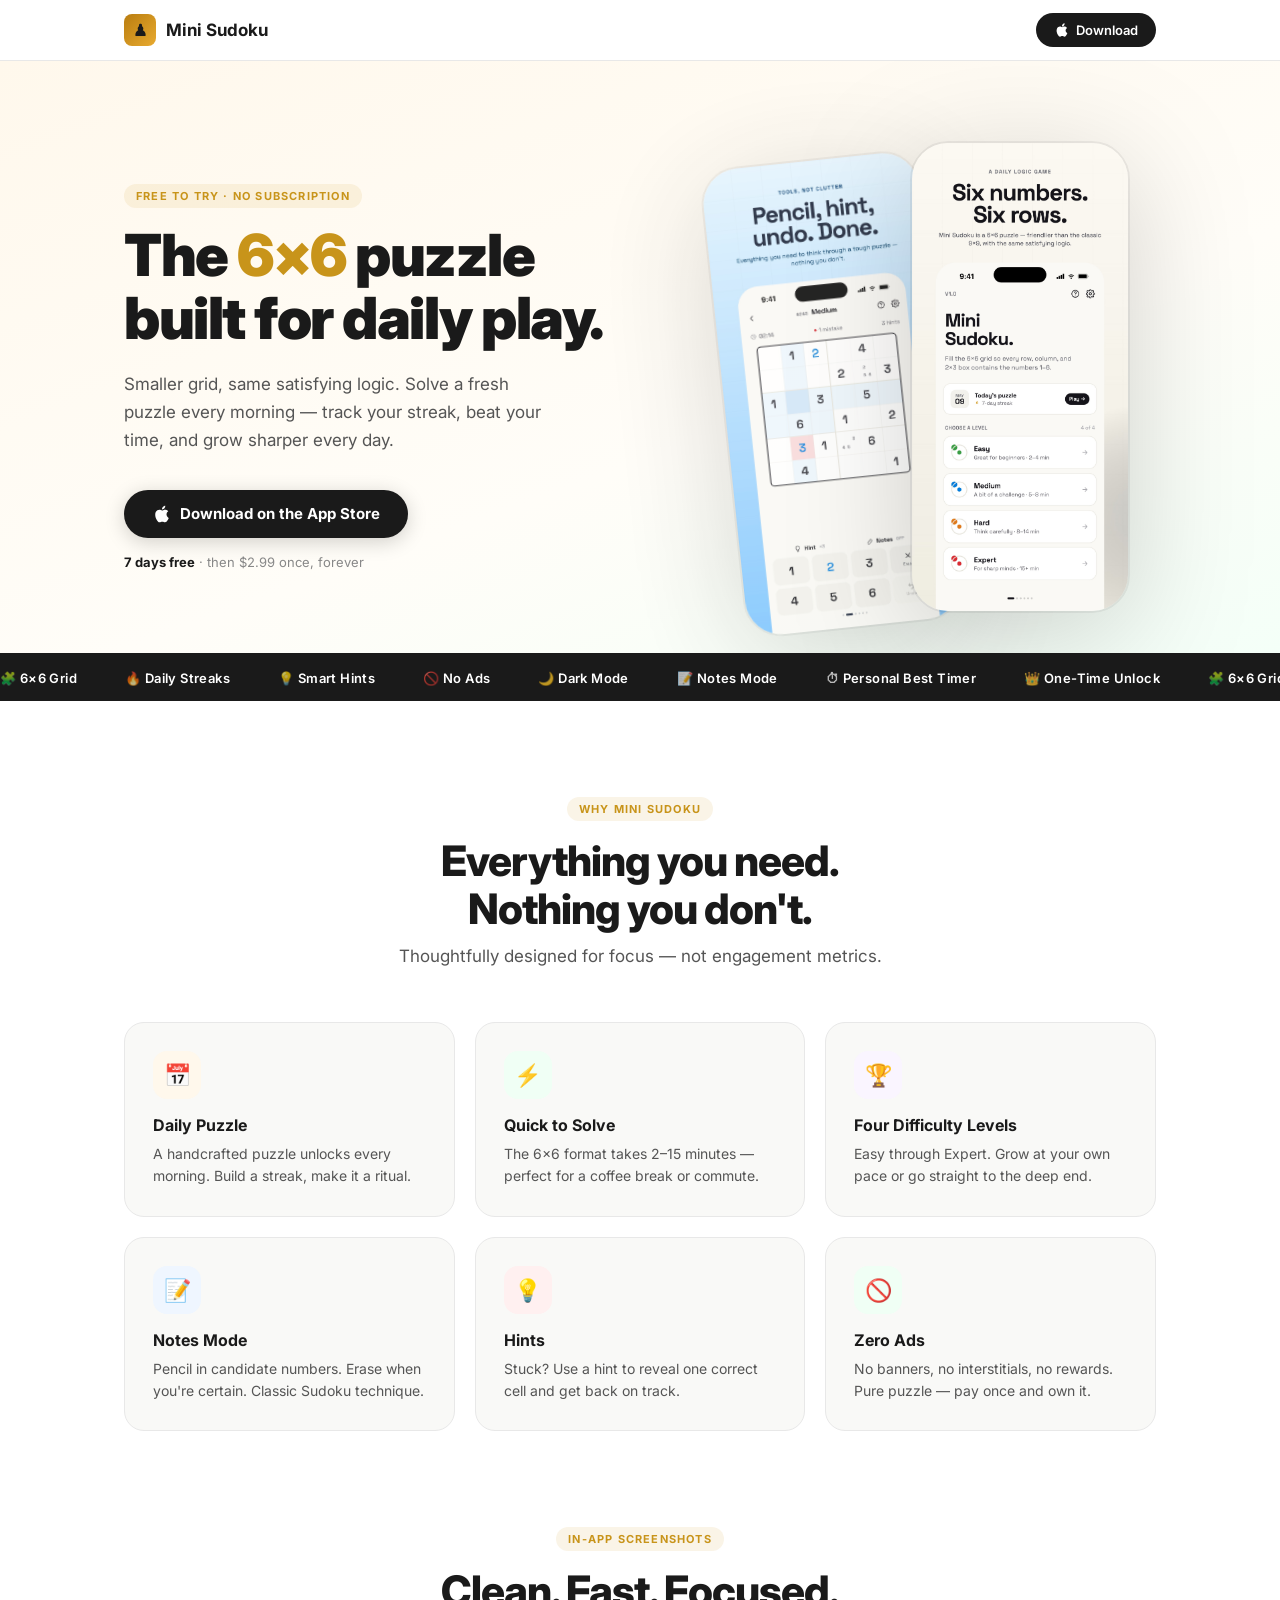
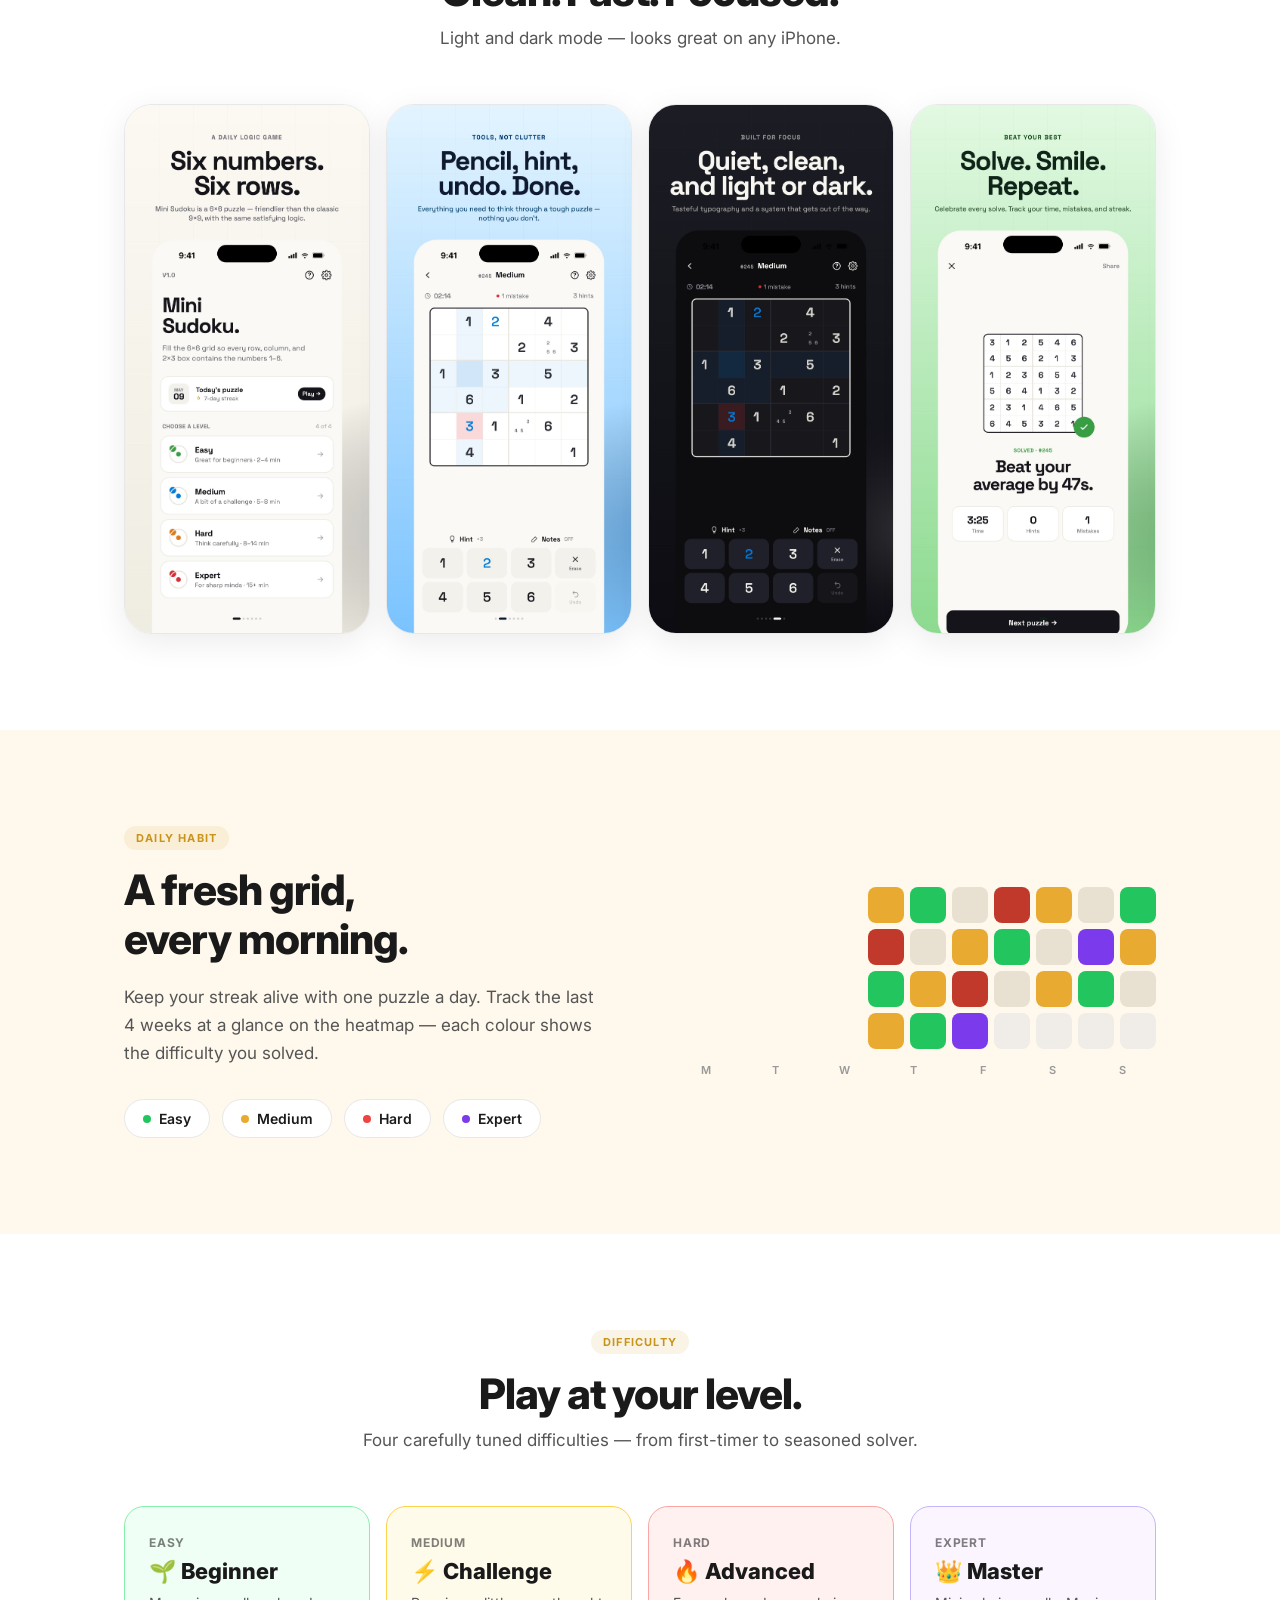
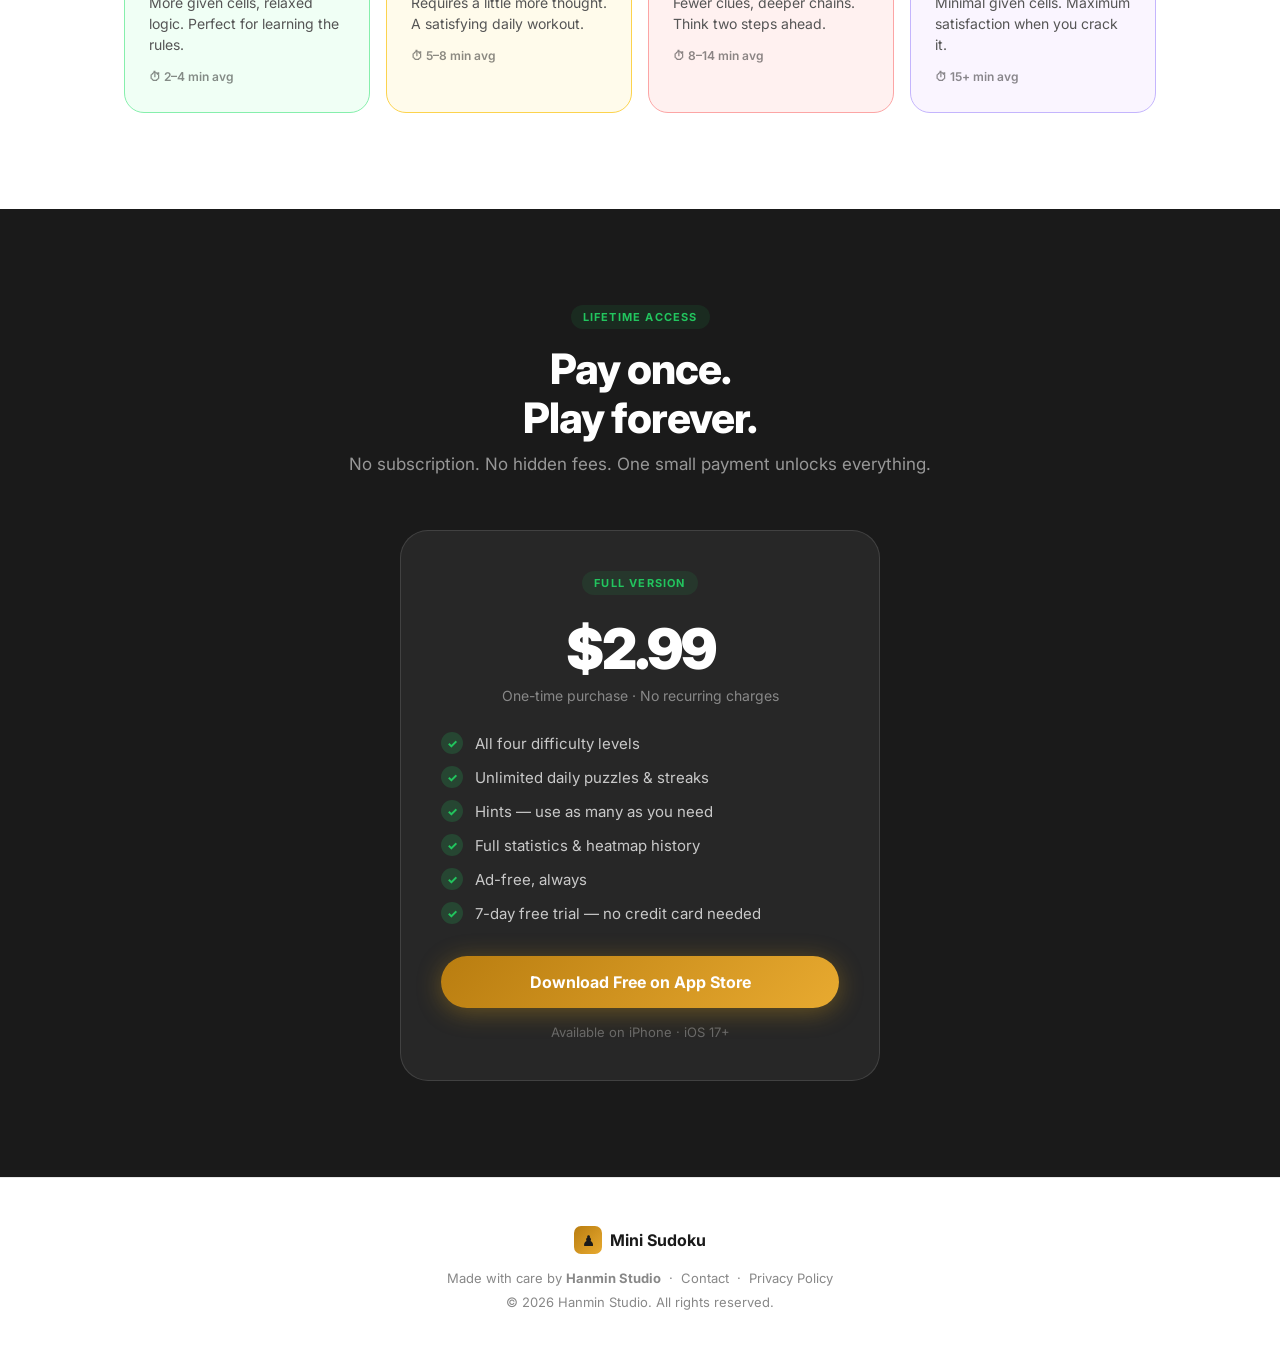
<file: mini-sudoku.html>
<!DOCTYPE html>
<html lang="en">
<head>
  <meta charset="UTF-8" />
  <meta name="viewport" content="width=device-width, initial-scale=1.0" />
  <title>Mini Sudoku — Daily 6×6 Number Puzzle</title>
  <meta name="description" content="A fresh 6×6 Sudoku puzzle every morning. Four difficulty levels, daily streaks, hints, and a clean ad-free design. One-time unlock, no subscription." />

  <!-- Fonts -->
  <link rel="preconnect" href="https://fonts.googleapis.com" />
  <link rel="preconnect" href="https://fonts.gstatic.com" crossorigin />
  <link href="https://fonts.googleapis.com/css2?family=Inter:wght@400;500;600;700;800;900&display=swap" rel="stylesheet" />

  <style>
    /* ── Reset & base ─────────────────────────────────── */
    *, *::before, *::after { box-sizing: border-box; margin: 0; padding: 0; }

    :root {
      --gold:      #C8941A;
      --gold-lt:   #E8AA30;
      --gold-bg:   #FFF8EC;
      --green:     #22C55E;
      --green-bg:  #F0FFF5;
      --dark:      #1A1A1A;
      --mid:       #555;
      --light:     #888;
      --divider:   #E8E8E8;
      --surface:   #F9F9F7;
      --white:     #FFFFFF;
      --radius:    20px;
      --shadow:    0 8px 40px rgba(0,0,0,0.10);
    }

    html { scroll-behavior: smooth; }

    body {
      font-family: 'Inter', sans-serif;
      color: var(--dark);
      background: var(--white);
      -webkit-font-smoothing: antialiased;
    }

    /* ── Utilities ────────────────────────────────────── */
    .container { max-width: 1080px; margin: 0 auto; padding: 0 24px; }
    .tag {
      display: inline-block;
      font-size: 11px; font-weight: 700; letter-spacing: 1.2px;
      text-transform: uppercase;
      color: var(--gold);
      background: rgba(200,148,26,0.10);
      padding: 5px 12px; border-radius: 100px;
      margin-bottom: 16px;
    }
    .tag.green { color: var(--green); background: rgba(34,197,94,0.10); }

    /* ── Navbar ───────────────────────────────────────── */
    nav {
      position: sticky; top: 0; z-index: 100;
      background: rgba(255,255,255,0.88);
      backdrop-filter: blur(16px);
      border-bottom: 1px solid var(--divider);
    }
    .nav-inner {
      display: flex; align-items: center; justify-content: space-between;
      height: 60px;
    }
    .nav-logo {
      display: flex; align-items: center; gap: 10px;
      font-size: 17px; font-weight: 700; color: var(--dark);
      text-decoration: none;
    }
    .nav-logo .icon {
      width: 32px; height: 32px; border-radius: 8px;
      background: linear-gradient(135deg, #B97D10, #E8AA30);
      display: flex; align-items: center; justify-content: center;
      font-size: 16px;
    }
    .btn-nav {
      display: inline-flex; align-items: center; gap: 6px;
      background: var(--dark); color: #fff;
      font-size: 13px; font-weight: 600;
      padding: 9px 18px; border-radius: 100px;
      text-decoration: none;
      transition: opacity .15s;
    }
    .btn-nav:hover { opacity: .8; }

    /* ── Hero ─────────────────────────────────────────── */
    .hero {
      background: linear-gradient(160deg, #FFF8EC 0%, #FFFDF8 60%, #F4FFF8 100%);
      padding: 80px 0 40px;
      overflow: hidden;
    }
    .hero-inner {
      display: grid;
      grid-template-columns: 1fr 1fr;
      gap: 48px;
      align-items: center;
    }
    .hero-eyebrow { margin-bottom: 12px; }
    .hero h1 {
      font-size: clamp(38px, 5vw, 58px);
      font-weight: 900; line-height: 1.08;
      letter-spacing: -1.5px;
      color: var(--dark);
      margin-bottom: 20px;
    }
    .hero h1 span { color: var(--gold); }
    .hero p {
      font-size: 17px; line-height: 1.65;
      color: var(--mid);
      max-width: 420px;
      margin-bottom: 36px;
    }
    .hero-actions { display: flex; align-items: center; gap: 16px; flex-wrap: wrap; }
    .btn-primary {
      display: inline-flex; align-items: center; gap: 8px;
      background: var(--dark); color: #fff;
      font-size: 15px; font-weight: 700;
      padding: 14px 28px; border-radius: 100px;
      text-decoration: none;
      transition: transform .15s, box-shadow .15s;
      box-shadow: 0 4px 20px rgba(0,0,0,0.18);
    }
    .btn-primary:hover { transform: translateY(-2px); box-shadow: 0 8px 28px rgba(0,0,0,0.22); }
    .btn-primary svg { width: 20px; height: 20px; }
    .hero-note { font-size: 13px; color: var(--light); }
    .hero-note strong { color: var(--dark); }

    /* Phone mockup */
    .hero-screens {
      display: flex; justify-content: center; align-items: flex-end;
      gap: -20px;
      position: relative;
    }
    .phone-wrap {
      position: relative;
      filter: drop-shadow(0 24px 60px rgba(0,0,0,0.18));
      transition: transform .3s;
    }
    .phone-wrap:hover { transform: translateY(-6px); }
    .phone-wrap.back {
      transform: rotate(-6deg) translateX(30px) translateY(20px);
      z-index: 1; opacity: .85;
    }
    .phone-wrap.front { z-index: 2; }
    .phone-wrap.back:hover { transform: rotate(-6deg) translateX(30px) translateY(14px); }
    .phone-frame {
      width: 220px;
      border-radius: 38px;
      overflow: hidden;
      border: 2px solid rgba(0,0,0,0.06);
    }
    .phone-frame img { width: 100%; display: block; }

    /* ── Marquee strip ────────────────────────────────── */
    .strip {
      background: var(--dark);
      padding: 14px 0;
      overflow: hidden;
      white-space: nowrap;
    }
    .strip-inner {
      display: inline-flex; gap: 48px;
      animation: marquee 20s linear infinite;
    }
    .strip-inner span {
      font-size: 13px; font-weight: 600;
      color: rgba(255,255,255,0.7);
      letter-spacing: .4px;
    }
    .strip-inner span em { color: #fff; font-style: normal; }
    @keyframes marquee {
      0%   { transform: translateX(0); }
      100% { transform: translateX(-50%); }
    }

    /* ── Features ─────────────────────────────────────── */
    .features { padding: 96px 0; }
    .section-header { text-align: center; margin-bottom: 56px; }
    .section-header h2 {
      font-size: clamp(28px, 4vw, 42px);
      font-weight: 800; letter-spacing: -1px; line-height: 1.15;
    }
    .section-header p { font-size: 17px; color: var(--mid); margin-top: 12px; }

    .features-grid {
      display: grid;
      grid-template-columns: repeat(3, 1fr);
      gap: 20px;
    }
    .feat-card {
      background: var(--surface);
      border-radius: var(--radius);
      padding: 28px;
      border: 1px solid var(--divider);
      transition: transform .2s, box-shadow .2s;
    }
    .feat-card:hover { transform: translateY(-4px); box-shadow: var(--shadow); }
    .feat-icon {
      width: 48px; height: 48px; border-radius: 14px;
      display: flex; align-items: center; justify-content: center;
      font-size: 22px; margin-bottom: 16px;
    }
    .feat-card h3 { font-size: 16px; font-weight: 700; margin-bottom: 8px; }
    .feat-card p  { font-size: 14px; line-height: 1.6; color: var(--mid); }

    /* ── Screenshots ──────────────────────────────────── */
    .screens-section { padding: 0 0 96px; }
    .screens-grid {
      display: grid;
      grid-template-columns: repeat(4, 1fr);
      gap: 16px;
      margin-top: 56px;
    }
    .screen-card {
      border-radius: 28px;
      overflow: hidden;
      border: 1px solid var(--divider);
      box-shadow: 0 8px 32px rgba(0,0,0,0.08);
      transition: transform .25s, box-shadow .25s;
    }
    .screen-card:hover { transform: translateY(-6px) scale(1.01); box-shadow: 0 20px 48px rgba(0,0,0,0.14); }
    .screen-card img { width: 100%; display: block; }

    /* ── Daily section ────────────────────────────────── */
    .daily { padding: 96px 0; background: var(--gold-bg); }
    .daily-inner {
      display: grid; grid-template-columns: 1fr 1fr;
      gap: 64px; align-items: center;
    }
    .daily h2 {
      font-size: clamp(28px, 4vw, 42px);
      font-weight: 800; letter-spacing: -1px; line-height: 1.15;
      margin-bottom: 20px;
    }
    .daily p { font-size: 17px; line-height: 1.65; color: var(--mid); }
    .streak-row {
      display: flex; gap: 12px; margin-top: 32px; flex-wrap: wrap;
    }
    .streak-chip {
      display: inline-flex; align-items: center; gap: 8px;
      background: white; border: 1px solid var(--divider);
      border-radius: 100px; padding: 10px 18px;
      font-size: 14px; font-weight: 600;
    }
    .streak-chip .dot { width: 8px; height: 8px; border-radius: 50%; }

    /* Heatmap */
    .heatmap { display: flex; flex-direction: column; gap: 6px; }
    .hm-row  { display: flex; gap: 6px; justify-content: flex-end; }
    .hm-cell {
      width: 36px; height: 36px; border-radius: 8px;
      background: #E8E0D0;
    }
    .hm-cell.done-hard   { background: #C0392B; }
    .hm-cell.done-medium { background: #E8AA30; }
    .hm-cell.done-easy   { background: #22C55E; }
    .hm-cell.done-expert { background: #7C3AED; }
    .hm-cell.future      { background: #F0EDE8; }

    /* ── Difficulties ─────────────────────────────────── */
    .diff-section { padding: 96px 0; }
    .diff-grid {
      display: grid; grid-template-columns: repeat(4, 1fr);
      gap: 16px; margin-top: 56px;
    }
    .diff-card {
      border-radius: var(--radius); padding: 28px 24px;
      border: 1px solid var(--divider);
      transition: transform .2s;
    }
    .diff-card:hover { transform: translateY(-4px); }
    .diff-card .level { font-size: 12px; font-weight: 700; letter-spacing: .8px; text-transform: uppercase; opacity: .55; margin-bottom: 8px; }
    .diff-card h3     { font-size: 22px; font-weight: 800; margin-bottom: 8px; }
    .diff-card p      { font-size: 14px; color: var(--mid); line-height: 1.5; }
    .diff-card .time  { font-size: 12px; font-weight: 600; margin-top: 14px; opacity: .5; }
    .diff-easy   { background: #F0FFF5; border-color: #86EFAC; }
    .diff-medium { background: #FFFBEB; border-color: #FCD34D; }
    .diff-hard   { background: #FFF1F0; border-color: #FCA5A5; }
    .diff-expert { background: #FAF5FF; border-color: #C4B5FD; }

    /* ── Pricing ──────────────────────────────────────── */
    .pricing { padding: 96px 0; background: var(--dark); }
    .pricing .section-header h2 { color: white; }
    .pricing .section-header p  { color: rgba(255,255,255,0.55); }
    .pricing-card {
      max-width: 480px; margin: 0 auto;
      background: rgba(255,255,255,0.06);
      border: 1px solid rgba(255,255,255,0.12);
      border-radius: 28px; padding: 40px;
      text-align: center;
    }
    .pricing-card .price {
      font-size: 56px; font-weight: 900; color: white;
      letter-spacing: -2px; margin: 12px 0 4px;
    }
    .pricing-card .price-sub { font-size: 14px; color: rgba(255,255,255,0.45); margin-bottom: 28px; }
    .pricing-perks { list-style: none; text-align: left; margin-bottom: 32px; display: flex; flex-direction: column; gap: 12px; }
    .pricing-perks li {
      display: flex; align-items: center; gap: 12px;
      font-size: 15px; color: rgba(255,255,255,0.75);
    }
    .pricing-perks li::before {
      content: "✓";
      width: 22px; height: 22px; border-radius: 50%;
      background: rgba(34,197,94,0.2); color: var(--green);
      display: flex; align-items: center; justify-content: center;
      font-size: 12px; font-weight: 800; flex-shrink: 0;
    }
    .btn-gold {
      display: inline-flex; align-items: center; justify-content: center; gap: 8px;
      background: linear-gradient(135deg, #B97D10, #E8AA30);
      color: white; font-size: 16px; font-weight: 700;
      padding: 16px 40px; border-radius: 100px;
      text-decoration: none; width: 100%;
      box-shadow: 0 4px 24px rgba(200,148,26,0.4);
      transition: opacity .15s, transform .15s;
    }
    .btn-gold:hover { opacity: .9; transform: translateY(-2px); }
    .pricing-note { font-size: 13px; color: rgba(255,255,255,0.3); margin-top: 16px; }

    /* ── Footer ───────────────────────────────────────── */
    footer {
      padding: 48px 0;
      border-top: 1px solid var(--divider);
      text-align: center;
    }
    footer .foot-logo {
      display: inline-flex; align-items: center; gap: 8px;
      font-size: 16px; font-weight: 700; text-decoration: none; color: var(--dark);
      margin-bottom: 16px;
    }
    footer .foot-logo .icon {
      width: 28px; height: 28px; border-radius: 7px;
      background: linear-gradient(135deg, #B97D10, #E8AA30);
      display: flex; align-items: center; justify-content: center; font-size: 14px;
    }
    footer p { font-size: 13px; color: var(--light); }
    footer a { color: var(--light); text-decoration: none; }
    footer a:hover { color: var(--dark); }

    /* ── Responsive ───────────────────────────────────── */
    @media (max-width: 900px) {
      .hero-inner     { grid-template-columns: 1fr; text-align: center; }
      .hero p         { max-width: 100%; }
      .hero-actions   { justify-content: center; }
      .hero-screens   { margin-top: 24px; }
      .features-grid  { grid-template-columns: 1fr 1fr; }
      .screens-grid   { grid-template-columns: repeat(2, 1fr); }
      .daily-inner    { grid-template-columns: 1fr; }
      .diff-grid      { grid-template-columns: 1fr 1fr; }
    }
    @media (max-width: 560px) {
      .features-grid  { grid-template-columns: 1fr; }
      .screens-grid   { grid-template-columns: repeat(2, 1fr); }
      .diff-grid      { grid-template-columns: 1fr 1fr; }
      .phone-wrap.back { display: none; }
    }
  </style>
</head>
<body>

<!-- ── Navbar ──────────────────────────────────────── -->
<nav>
  <div class="container nav-inner">
    <a class="nav-logo" href="#">
      <div class="icon">♟</div>
      Mini Sudoku
    </a>
    <a class="btn-nav" href="https://apps.apple.com/app/id6770221466" target="_blank">
      <svg viewBox="0 0 24 24" fill="currentColor" width="16" height="16">
        <path d="M18.71 19.5c-.83 1.24-1.71 2.45-3.05 2.47-1.34.03-1.77-.79-3.29-.79-1.53 0-2 .77-3.27.82-1.31.05-2.3-1.32-3.14-2.53C4.25 17 2.94 12.45 4.7 9.39c.87-1.52 2.43-2.48 4.12-2.51 1.28-.02 2.5.87 3.29.87.78 0 2.26-1.07 3.8-.91.65.03 2.47.26 3.64 1.98-.09.06-2.17 1.28-2.15 3.81.03 3.02 2.65 4.03 2.68 4.04-.03.07-.42 1.44-1.38 2.83M13 3.5c.73-.83 1.94-1.46 2.94-1.5.13 1.17-.34 2.35-1.04 3.19-.69.85-1.83 1.51-2.95 1.42-.15-1.15.41-2.35 1.05-3.11z"/>
      </svg>
      Download
    </a>
  </div>
</nav>

<!-- ── Hero ────────────────────────────────────────── -->
<section class="hero">
  <div class="container hero-inner">
    <div>
      <div class="tag">Free to try · No subscription</div>
      <h1>The <span>6×6</span> puzzle<br>built for daily play.</h1>
      <p>Smaller grid, same satisfying logic. Solve a fresh puzzle every morning — track your streak, beat your time, and grow sharper every day.</p>
      <div class="hero-actions">
        <a class="btn-primary" href="https://apps.apple.com/app/id6770221466" target="_blank">
          <svg viewBox="0 0 24 24" fill="currentColor">
            <path d="M18.71 19.5c-.83 1.24-1.71 2.45-3.05 2.47-1.34.03-1.77-.79-3.29-.79-1.53 0-2 .77-3.27.82-1.31.05-2.3-1.32-3.14-2.53C4.25 17 2.94 12.45 4.7 9.39c.87-1.52 2.43-2.48 4.12-2.51 1.28-.02 2.5.87 3.29.87.78 0 2.26-1.07 3.8-.91.65.03 2.47.26 3.64 1.98-.09.06-2.17 1.28-2.15 3.81.03 3.02 2.65 4.03 2.68 4.04-.03.07-.42 1.44-1.38 2.83M13 3.5c.73-.83 1.94-1.46 2.94-1.5.13 1.17-.34 2.35-1.04 3.19-.69.85-1.83 1.51-2.95 1.42-.15-1.15.41-2.35 1.05-3.11z"/>
          </svg>
          Download on the App Store
        </a>
        <span class="hero-note"><strong>7 days free</strong> · then $2.99 once, forever</span>
      </div>
    </div>

    <div class="hero-screens">
      <div class="phone-wrap back">
        <div class="phone-frame">
          <img src="mini-sudoku-screenshots/screen-game.jpg" alt="Game screen" />
        </div>
      </div>
      <div class="phone-wrap front">
        <div class="phone-frame">
          <img src="mini-sudoku-screenshots/screen-home.jpg" alt="Home screen" />
        </div>
      </div>
    </div>
  </div>
</section>

<!-- ── Marquee ──────────────────────────────────────── -->
<div class="strip">
  <div class="strip-inner">
    <span>🧩 <em>6×6 Grid</em></span>
    <span>🔥 <em>Daily Streaks</em></span>
    <span>💡 <em>Smart Hints</em></span>
    <span>🚫 <em>No Ads</em></span>
    <span>🌙 <em>Dark Mode</em></span>
    <span>📝 <em>Notes Mode</em></span>
    <span>⏱ <em>Personal Best Timer</em></span>
    <span>👑 <em>One-Time Unlock</em></span>
    <!-- duplicate for seamless loop -->
    <span>🧩 <em>6×6 Grid</em></span>
    <span>🔥 <em>Daily Streaks</em></span>
    <span>💡 <em>Smart Hints</em></span>
    <span>🚫 <em>No Ads</em></span>
    <span>🌙 <em>Dark Mode</em></span>
    <span>📝 <em>Notes Mode</em></span>
    <span>⏱ <em>Personal Best Timer</em></span>
    <span>👑 <em>One-Time Unlock</em></span>
  </div>
</div>

<!-- ── Features ─────────────────────────────────────── -->
<section class="features">
  <div class="container">
    <div class="section-header">
      <div class="tag">Why Mini Sudoku</div>
      <h2>Everything you need.<br>Nothing you don't.</h2>
      <p>Thoughtfully designed for focus — not engagement metrics.</p>
    </div>
    <div class="features-grid">
      <div class="feat-card">
        <div class="feat-icon" style="background:#FFF8EC">📅</div>
        <h3>Daily Puzzle</h3>
        <p>A handcrafted puzzle unlocks every morning. Build a streak, make it a ritual.</p>
      </div>
      <div class="feat-card">
        <div class="feat-icon" style="background:#F0FFF5">⚡️</div>
        <h3>Quick to Solve</h3>
        <p>The 6×6 format takes 2–15 minutes — perfect for a coffee break or commute.</p>
      </div>
      <div class="feat-card">
        <div class="feat-icon" style="background:#FAF5FF">🏆</div>
        <h3>Four Difficulty Levels</h3>
        <p>Easy through Expert. Grow at your own pace or go straight to the deep end.</p>
      </div>
      <div class="feat-card">
        <div class="feat-icon" style="background:#EFF6FF">📝</div>
        <h3>Notes Mode</h3>
        <p>Pencil in candidate numbers. Erase when you're certain. Classic Sudoku technique.</p>
      </div>
      <div class="feat-card">
        <div class="feat-icon" style="background:#FFF0F0">💡</div>
        <h3>Hints</h3>
        <p>Stuck? Use a hint to reveal one correct cell and get back on track.</p>
      </div>
      <div class="feat-card">
        <div class="feat-icon" style="background:#F0FFF5">🚫</div>
        <h3>Zero Ads</h3>
        <p>No banners, no interstitials, no rewards. Pure puzzle — pay once and own it.</p>
      </div>
    </div>
  </div>
</section>

<!-- ── Screenshots ───────────────────────────────────── -->
<section class="screens-section">
  <div class="container">
    <div class="section-header">
      <div class="tag">In-App Screenshots</div>
      <h2>Clean. Fast. Focused.</h2>
      <p>Light and dark mode — looks great on any iPhone.</p>
    </div>
    <div class="screens-grid">
      <div class="screen-card"><img src="mini-sudoku-screenshots/screen-home.jpg" alt="Home screen" /></div>
      <div class="screen-card"><img src="mini-sudoku-screenshots/screen-game.jpg" alt="Game — light mode" /></div>
      <div class="screen-card"><img src="mini-sudoku-screenshots/screen-dark.jpg" alt="Game — dark mode" /></div>
      <div class="screen-card"><img src="mini-sudoku-screenshots/screen-win.jpg" alt="Win screen" /></div>
    </div>
  </div>
</section>

<!-- ── Daily / Streak ────────────────────────────────── -->
<section class="daily">
  <div class="container daily-inner">
    <div>
      <div class="tag">Daily Habit</div>
      <h2>A fresh grid,<br>every morning.</h2>
      <p>Keep your streak alive with one puzzle a day. Track the last 4 weeks at a glance on the heatmap — each colour shows the difficulty you solved.</p>
      <div class="streak-row">
        <div class="streak-chip"><span class="dot" style="background:#22C55E"></span> Easy</div>
        <div class="streak-chip"><span class="dot" style="background:#E8AA30"></span> Medium</div>
        <div class="streak-chip"><span class="dot" style="background:#EF4444"></span> Hard</div>
        <div class="streak-chip"><span class="dot" style="background:#7C3AED"></span> Expert</div>
      </div>
    </div>
    <div>
      <!-- Mini heatmap illustration -->
      <div class="heatmap">
        <div class="hm-row">
          <div class="hm-cell done-medium"></div><div class="hm-cell done-easy"></div>
          <div class="hm-cell"></div><div class="hm-cell done-hard"></div>
          <div class="hm-cell done-medium"></div><div class="hm-cell"></div><div class="hm-cell done-easy"></div>
        </div>
        <div class="hm-row">
          <div class="hm-cell done-hard"></div><div class="hm-cell"></div>
          <div class="hm-cell done-medium"></div><div class="hm-cell done-easy"></div>
          <div class="hm-cell"></div><div class="hm-cell done-expert"></div><div class="hm-cell done-medium"></div>
        </div>
        <div class="hm-row">
          <div class="hm-cell done-easy"></div><div class="hm-cell done-medium"></div>
          <div class="hm-cell done-hard"></div><div class="hm-cell"></div>
          <div class="hm-cell done-medium"></div><div class="hm-cell done-easy"></div><div class="hm-cell"></div>
        </div>
        <div class="hm-row">
          <div class="hm-cell done-medium"></div><div class="hm-cell done-easy"></div>
          <div class="hm-cell done-expert"></div><div class="hm-cell future"></div>
          <div class="hm-cell future"></div><div class="hm-cell future"></div><div class="hm-cell future"></div>
        </div>
        <div style="display:flex;gap:6px;margin-top:8px;padding:0 2px;">
          <span style="flex:1;text-align:center;font-size:11px;color:#999;font-weight:600">M</span>
          <span style="flex:1;text-align:center;font-size:11px;color:#999;font-weight:600">T</span>
          <span style="flex:1;text-align:center;font-size:11px;color:#999;font-weight:600">W</span>
          <span style="flex:1;text-align:center;font-size:11px;color:#999;font-weight:600">T</span>
          <span style="flex:1;text-align:center;font-size:11px;color:#999;font-weight:600">F</span>
          <span style="flex:1;text-align:center;font-size:11px;color:#999;font-weight:600">S</span>
          <span style="flex:1;text-align:center;font-size:11px;color:#999;font-weight:600">S</span>
        </div>
      </div>
    </div>
  </div>
</section>

<!-- ── Difficulties ──────────────────────────────────── -->
<section class="diff-section">
  <div class="container">
    <div class="section-header">
      <div class="tag">Difficulty</div>
      <h2>Play at your level.</h2>
      <p>Four carefully tuned difficulties — from first-timer to seasoned solver.</p>
    </div>
    <div class="diff-grid">
      <div class="diff-card diff-easy">
        <div class="level">Easy</div>
        <h3>🌱 Beginner</h3>
        <p>More given cells, relaxed logic. Perfect for learning the rules.</p>
        <div class="time">⏱ 2–4 min avg</div>
      </div>
      <div class="diff-card diff-medium">
        <div class="level">Medium</div>
        <h3>⚡ Challenge</h3>
        <p>Requires a little more thought. A satisfying daily workout.</p>
        <div class="time">⏱ 5–8 min avg</div>
      </div>
      <div class="diff-card diff-hard">
        <div class="level">Hard</div>
        <h3>🔥 Advanced</h3>
        <p>Fewer clues, deeper chains. Think two steps ahead.</p>
        <div class="time">⏱ 8–14 min avg</div>
      </div>
      <div class="diff-card diff-expert">
        <div class="level">Expert</div>
        <h3>👑 Master</h3>
        <p>Minimal given cells. Maximum satisfaction when you crack it.</p>
        <div class="time">⏱ 15+ min avg</div>
      </div>
    </div>
  </div>
</section>

<!-- ── Pricing ───────────────────────────────────────── -->
<section class="pricing">
  <div class="container">
    <div class="section-header">
      <div class="tag green">Lifetime Access</div>
      <h2>Pay once.<br>Play forever.</h2>
      <p>No subscription. No hidden fees. One small payment unlocks everything.</p>
    </div>
    <div class="pricing-card">
      <div class="tag green" style="margin-bottom:8px">Full Version</div>
      <div class="price">$2.99</div>
      <div class="price-sub">One-time purchase · No recurring charges</div>
      <ul class="pricing-perks">
        <li>All four difficulty levels</li>
        <li>Unlimited daily puzzles &amp; streaks</li>
        <li>Hints — use as many as you need</li>
        <li>Full statistics &amp; heatmap history</li>
        <li>Ad-free, always</li>
        <li>7-day free trial — no credit card needed</li>
      </ul>
      <a class="btn-gold" href="https://apps.apple.com/app/id6770221466" target="_blank">
        Download Free on App Store
      </a>
      <div class="pricing-note">Available on iPhone · iOS 17+</div>
    </div>
  </div>
</section>

<!-- ── Footer ────────────────────────────────────────── -->
<footer>
  <div class="container">
    <a class="foot-logo" href="#">
      <div class="icon">♟</div>
      Mini Sudoku
    </a>
    <p>Made with care by <strong>Hanmin Studio</strong> &nbsp;·&nbsp;
      <a href="mailto:hungdt8@gmail.com">Contact</a> &nbsp;·&nbsp;
      <a href="#">Privacy Policy</a>
    </p>
    <p style="margin-top:8px">© 2026 Hanmin Studio. All rights reserved.</p>
  </div>
</footer>

</body>
</html>
</file>
